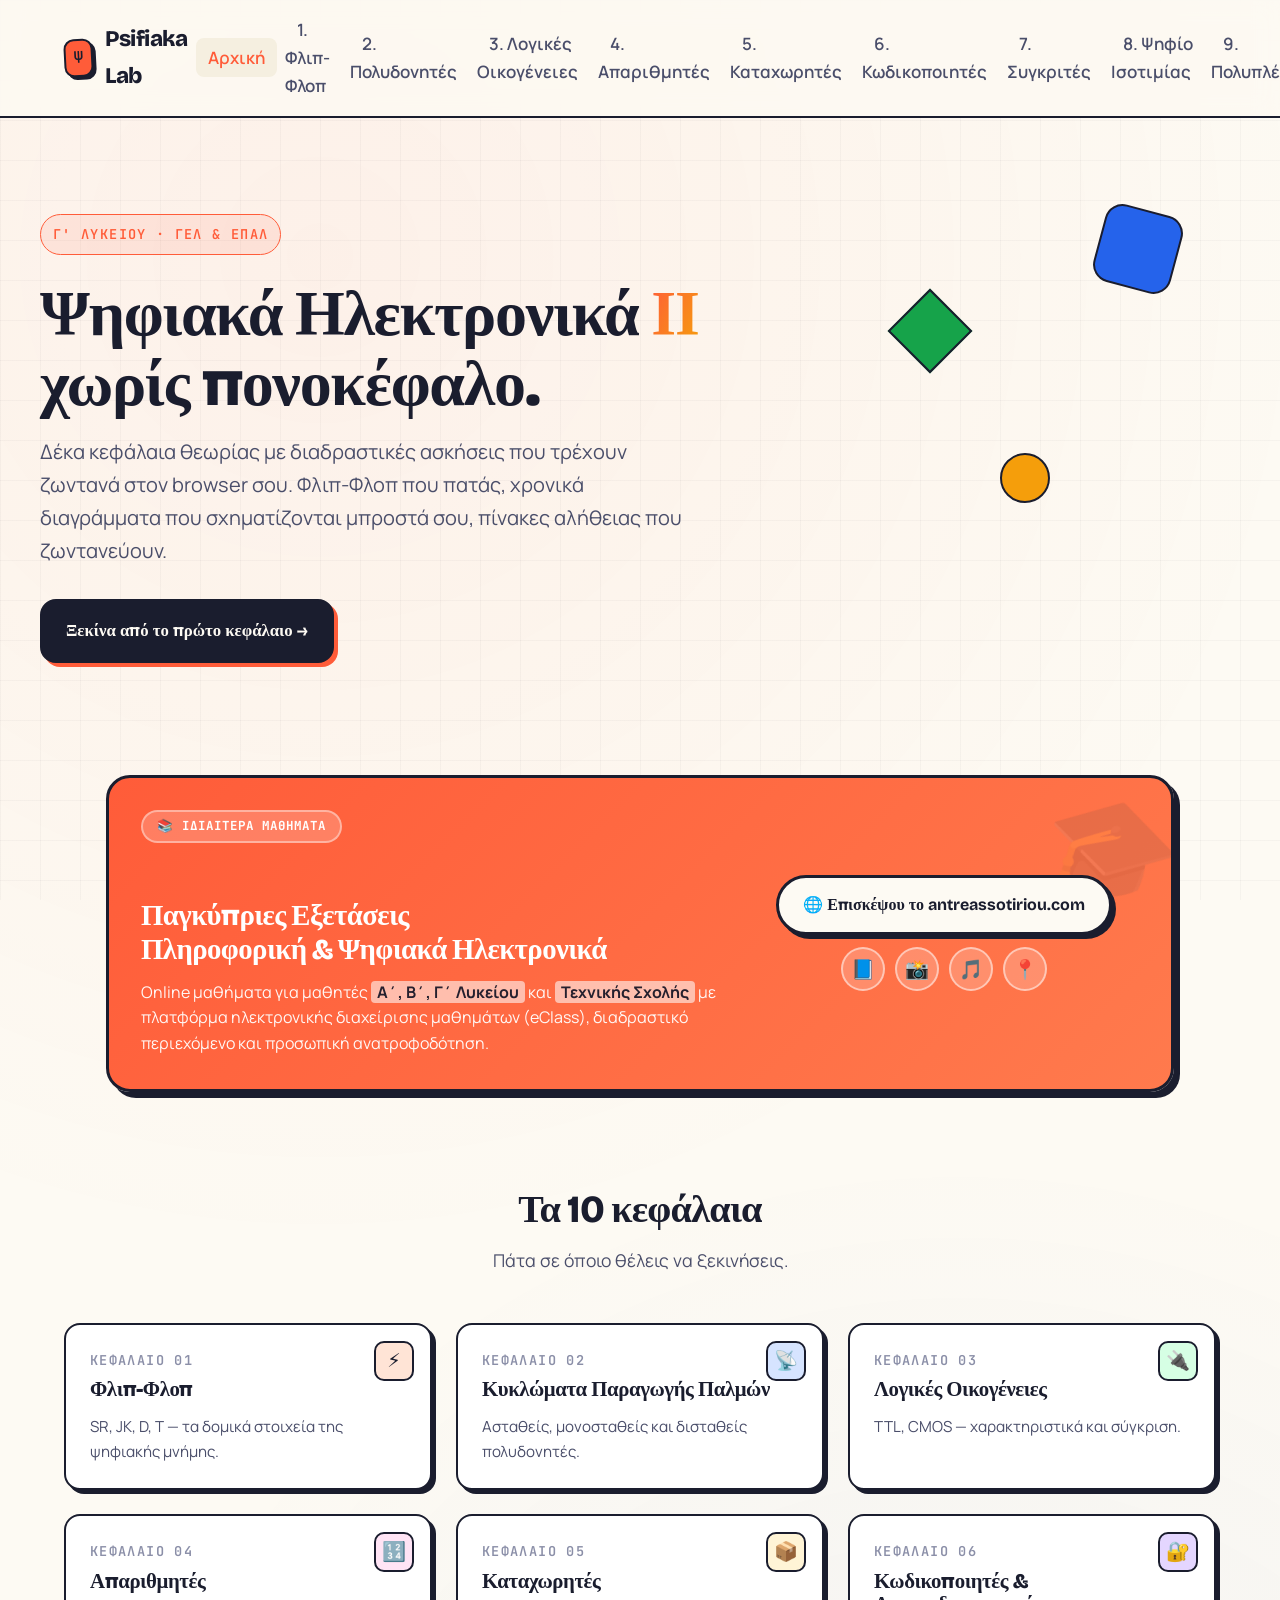
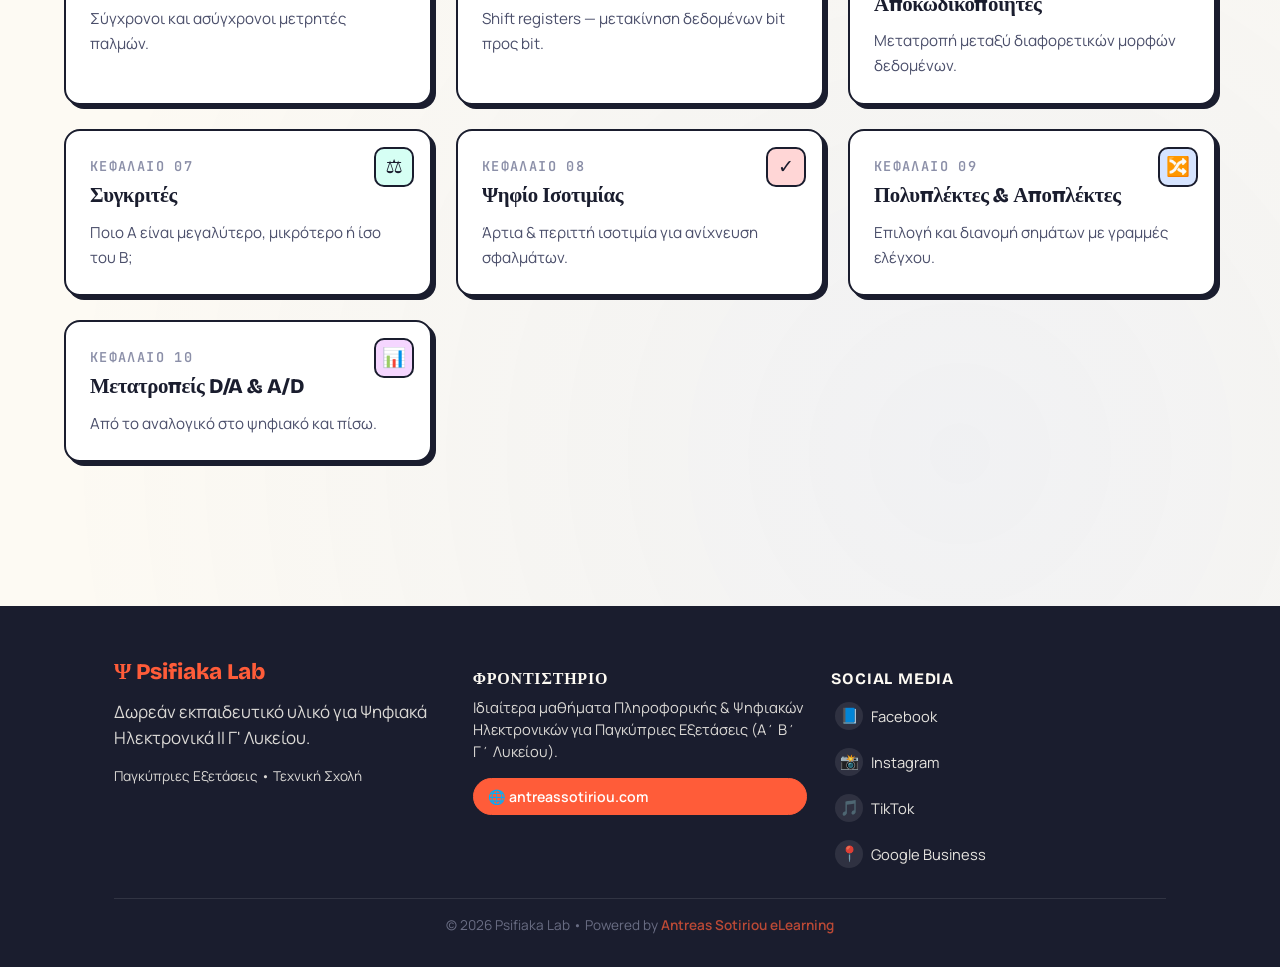
<file: index.html>
<!DOCTYPE html>
<html lang="el">
<head>
  <meta charset="UTF-8">
  <meta name="viewport" content="width=device-width, initial-scale=1.0">
  
  <!-- ==================== SEO META TAGS ==================== -->
  <title>Ψηφιακά Ηλεκτρονικά ΙΙ Γ' Λυκείου — Παγκύπριες Εξετάσεις | Psifiaka Lab</title>
  <meta name="description" content="Δωρεάν διαδραστικό υλικό για Ψηφιακά Ηλεκτρονικά ΙΙ — Γ' Λυκείου Τεχνικής Σχολής, Παγκύπριες Εξετάσεις. 30+ διαδραστικές προσομοιώσεις: Φλιπ-Φλοπ, Πολυπλέκτες, Απαριθμητές, Καταχωρητές, ADC/DAC. Ιδανικό για Πληροφορική Α' Β' Γ' Λυκείου.">
  <meta name="keywords" content="ψηφιακά ηλεκτρονικά, ψηφιακά ηλεκτρονικά ΙΙ, Παγκύπριες Εξετάσεις, Παγκύπριες ηλεκτρονικά, Παγκύπριες πληροφορική, Γ Λυκείου, Β Λυκείου, Α Λυκείου, τεχνική σχολή, ΕΠΑΛ, ΓΕΛ, πληροφορική λυκείου, ιδιαίτερα μαθήματα Πληροφορικής, ιδιαίτερα ψηφιακά ηλεκτρονικά, flip flop, πολυπλέκτες, απαριθμητές, καταχωρητές, λογικές οικογένειες, ADC, DAC, Κύπρος, Cyprus, online μαθήματα, διαδραστικές ασκήσεις, προσομοιώσεις">
  <meta name="author" content="Antreas Sotiriou — Psifiaka Lab">
  <meta name="robots" content="index, follow, max-image-preview:large">
  <meta name="geo.region" content="CY">
  <meta name="geo.placename" content="Cyprus">
  <link rel="canonical" href="https://psifiakalab.com/">
  
  <!-- Open Graph (Facebook, LinkedIn) -->
  <meta property="og:type" content="website">
  <meta property="og:locale" content="el_GR">
  <meta property="og:url" content="https://psifiakalab.com/">
  <meta property="og:title" content="Ψηφιακά Ηλεκτρονικά ΙΙ Γ' Λυκείου — Παγκύπριες Εξετάσεις">
  <meta property="og:description" content="Δωρεάν διαδραστικό υλικό για τις Παγκύπριες Εξετάσεις στα Ψηφιακά Ηλεκτρονικά ΙΙ. 30+ προσομοιώσεις, πλήρης θεωρία. Από Antreas Sotiriou eLearning.">
  <meta property="og:site_name" content="Psifiaka Lab">
  
  <!-- Twitter -->
  <meta name="twitter:card" content="summary_large_image">
  <meta name="twitter:title" content="Ψηφιακά Ηλεκτρονικά ΙΙ — Psifiaka Lab">
  <meta name="twitter:description" content="Διαδραστικό μάθημα για Παγκύπριες Εξετάσεις Ψηφιακών Ηλεκτρονικών — Γ' Λυκείου Τεχνικής Σχολής.">
  
  <!-- Schema.org structured data -->
  <script type="application/ld+json">
  {
    "@context": "https://schema.org",
    "@type": "EducationalOrganization",
    "name": "Psifiaka Lab",
    "alternateName": "Antreas Sotiriou eLearning",
    "url": "https://psifiakalab.com",
    "description": "Δωρεάν διαδραστικό εκπαιδευτικό υλικό για Ψηφιακά Ηλεκτρονικά ΙΙ Γ' Λυκείου Τεχνικής Σχολής. Προετοιμασία για Παγκύπριες Εξετάσεις.",
    "inLanguage": "el",
    "address": {
      "@type": "PostalAddress",
      "addressCountry": "CY"
    },
    "sameAs": [
      "https://www.antreassotiriou.com/",
      "https://www.facebook.com/profile.php?id=61583083336971",
      "https://www.instagram.com/pagkypriesonline/",
      "https://www.tiktok.com/@pagkypriesonline"
    ],
    "audience": {
      "@type": "EducationalAudience",
      "educationalRole": "student",
      "audienceType": "Μαθητές Α', Β', Γ' Λυκείου — Παγκύπριες Εξετάσεις"
    },
    "educationalCredentialAwarded": "Προετοιμασία Παγκύπριων Εξετάσεων",
    "teaches": [
      "Ψηφιακά Ηλεκτρονικά ΙΙ",
      "Πληροφορική Λυκείου",
      "Φλιπ-Φλοπ",
      "Πολυπλέκτες και Αποπλέκτες",
      "Απαριθμητές",
      "Καταχωρητές",
      "Μετατροπείς A/D και D/A"
    ]
  }
  </script>
  
  <!-- Schema.org Course -->
  <script type="application/ld+json">
  {
    "@context": "https://schema.org",
    "@type": "Course",
    "name": "Ψηφιακά Ηλεκτρονικά ΙΙ — Γ' Λυκείου",
    "description": "Πλήρης ύλη Ψηφιακών Ηλεκτρονικών ΙΙ για Παγκύπριες Εξετάσεις. 10 κεφάλαια, 30+ διαδραστικές προσομοιώσεις.",
    "provider": {
      "@type": "Organization",
      "name": "Psifiaka Lab",
      "sameAs": "https://www.antreassotiriou.com/"
    },
    "inLanguage": "el",
    "educationalLevel": "Γ' Λυκείου",
    "isAccessibleForFree": true
  }
  </script>
  
  <link rel="icon" type="image/svg+xml" href="data:image/svg+xml,%3Csvg xmlns='http://www.w3.org/2000/svg' viewBox='0 0 100 100'%3E%3Crect width='100' height='100' rx='20' fill='%23ff5c39'/%3E%3Ctext x='50' y='68' font-family='monospace' font-size='55' font-weight='700' text-anchor='middle' fill='%231a1d2e'%3EΨ%3C/text%3E%3C/svg%3E">
  
  <link rel="stylesheet" href="assets/styles.css">
</head>
<body>

  <!-- ==================== HEADER ==================== -->
  <header class="site-header">
    <nav class="nav-bar" aria-label="Κύρια πλοήγηση">
      <a href="index.html" class="logo">
        <span class="logo-mark">Ψ</span>
        <span>Psifiaka Lab</span>
      </a>
      
      <button class="nav-toggle" aria-expanded="false" aria-controls="primary-nav">Μενού ☰</button>
      
      <ul class="nav-list" id="primary-nav">
        <li><a href="index.html">Αρχική</a></li>
        <li><a href="flip-flop.html">1. Φλιπ-Φλοπ</a></li>
        <li><a href="kyklomata-palmon.html">2. Πολυδονητές</a></li>
        <li><a href="logikes-oikogeneies.html">3. Λογικές Οικογένειες</a></li>
        <li><a href="apariomites.html">4. Απαριθμητές</a></li>
        <li><a href="kataxoritres.html">5. Καταχωρητές</a></li>
        <li><a href="kodikopoiites.html">6. Κωδικοποιητές</a></li>
        <li><a href="sygkrites.html">7. Συγκριτές</a></li>
        <li><a href="psifio-isotimias.html">8. Ψηφίο Ισοτιμίας</a></li>
        <li><a href="polyplektes.html">9. Πολυπλέκτες</a></li>
        <li><a href="metatropes-da-ad.html">10. Μετατροπείς D/A &amp; A/D</a></li>
      </ul>
    </nav>
  </header>

  <!-- ==================== HERO ==================== -->
  <section class="hero">
    <div class="hero-deco hero-deco-1"></div>
    <div class="hero-deco hero-deco-2"></div>
    <div class="hero-deco hero-deco-3"></div>
    
    <div class="hero-content">
      <span class="hero-eyebrow">Γ' Λυκείου · ΓΕΛ &amp; ΕΠΑΛ</span>
      <h1>Ψηφιακά Ηλεκτρονικά <span class="highlight">ΙΙ</span><br>χωρίς πονοκέφαλο.</h1>
      <p class="hero-lede">
        Δέκα κεφάλαια θεωρίας με διαδραστικές ασκήσεις που τρέχουν ζωντανά
        στον browser σου. Φλιπ-Φλοπ που πατάς, χρονικά διαγράμματα που σχηματίζονται
        μπροστά σου, πίνακες αλήθειας που ζωντανεύουν.
      </p>
      <a href="#chapters" class="hero-cta">
        Ξεκίνα από το πρώτο κεφάλαιο →
      </a>
    </div>
  </section>

  <!-- ==================== PROMO BANNER ==================== -->
  <section class="promo-banner">
    <div class="promo-content">
      <div class="promo-text">
        <span class="promo-eyebrow">📚 Ιδιαίτερα μαθήματα</span>
        <h2 class="promo-title">Παγκύπριες Εξετάσεις<br>Πληροφορική &amp; Ψηφιακά Ηλεκτρονικά</h2>
        <p class="promo-lede">
          Online μαθήματα για μαθητές <strong>Α΄, Β΄, Γ΄ Λυκείου</strong> και <strong>Τεχνικής Σχολής</strong>
          με πλατφόρμα ηλεκτρονικής διαχείρισης μαθημάτων (eClass), διαδραστικό περιεχόμενο
          και προσωπική ανατροφοδότηση.
        </p>
      </div>
      <div class="promo-actions">
        <a href="https://www.antreassotiriou.com/" target="_blank" rel="noopener" class="promo-btn promo-btn--primary">
          🌐 Επισκέψου το antreassotiriou.com
        </a>
        <div class="promo-socials">
          <a href="https://www.facebook.com/profile.php?id=61583083336971" target="_blank" rel="noopener" aria-label="Facebook" title="Facebook">📘</a>
          <a href="https://www.instagram.com/pagkypriesonline/" target="_blank" rel="noopener" aria-label="Instagram" title="Instagram">📸</a>
          <a href="https://www.tiktok.com/@pagkypriesonline" target="_blank" rel="noopener" aria-label="TikTok" title="TikTok">🎵</a>
          <a href="https://share.google/84mqAqnpcEjChqpGW" target="_blank" rel="noopener" aria-label="Google" title="Google Business">📍</a>
        </div>
      </div>
    </div>
  </section>

  <!-- ==================== CHAPTERS ==================== -->
  <section class="chapters-section" id="chapters">
    <div class="section-header">
      <h2>Τα 10 κεφάλαια</h2>
      <p>Πάτα σε όποιο θέλεις να ξεκινήσεις.</p>
    </div>
    
    <div class="chapters-grid">
      
      <a href="flip-flop.html" class="chapter-card" data-num="1">
        <div class="chapter-icon">⚡</div>
        <div class="chapter-num">Κεφάλαιο 01</div>
        <h3>Φλιπ-Φλοπ</h3>
        <p>SR, JK, D, T — τα δομικά στοιχεία της ψηφιακής μνήμης.</p>
      </a>
      
      <a href="kyklomata-palmon.html" class="chapter-card" data-num="2">
        <div class="chapter-icon">📡</div>
        <div class="chapter-num">Κεφάλαιο 02</div>
        <h3>Κυκλώματα Παραγωγής Παλμών</h3>
        <p>Ασταθείς, μονοσταθείς και δισταθείς πολυδονητές.</p>
      </a>
      
      <a href="logikes-oikogeneies.html" class="chapter-card" data-num="3">
        <div class="chapter-icon">🔌</div>
        <div class="chapter-num">Κεφάλαιο 03</div>
        <h3>Λογικές Οικογένειες</h3>
        <p>TTL, CMOS — χαρακτηριστικά και σύγκριση.</p>
      </a>
      
      <a href="apariomites.html" class="chapter-card" data-num="4">
        <div class="chapter-icon">🔢</div>
        <div class="chapter-num">Κεφάλαιο 04</div>
        <h3>Απαριθμητές</h3>
        <p>Σύγχρονοι και ασύγχρονοι μετρητές παλμών.</p>
      </a>
      
      <a href="kataxoritres.html" class="chapter-card" data-num="5">
        <div class="chapter-icon">📦</div>
        <div class="chapter-num">Κεφάλαιο 05</div>
        <h3>Καταχωρητές</h3>
        <p>Shift registers — μετακίνηση δεδομένων bit προς bit.</p>
      </a>
      
      <a href="kodikopoiites.html" class="chapter-card" data-num="6">
        <div class="chapter-icon">🔐</div>
        <div class="chapter-num">Κεφάλαιο 06</div>
        <h3>Κωδικοποιητές &amp; Αποκωδικοποιητές</h3>
        <p>Μετατροπή μεταξύ διαφορετικών μορφών δεδομένων.</p>
      </a>
      
      <a href="sygkrites.html" class="chapter-card" data-num="7">
        <div class="chapter-icon">⚖️</div>
        <div class="chapter-num">Κεφάλαιο 07</div>
        <h3>Συγκριτές</h3>
        <p>Ποιο A είναι μεγαλύτερο, μικρότερο ή ίσο του B;</p>
      </a>
      
      <a href="psifio-isotimias.html" class="chapter-card" data-num="8">
        <div class="chapter-icon">✓</div>
        <div class="chapter-num">Κεφάλαιο 08</div>
        <h3>Ψηφίο Ισοτιμίας</h3>
        <p>Άρτια &amp; περιττή ισοτιμία για ανίχνευση σφαλμάτων.</p>
      </a>
      
      <a href="polyplektes.html" class="chapter-card" data-num="9">
        <div class="chapter-icon">🔀</div>
        <div class="chapter-num">Κεφάλαιο 09</div>
        <h3>Πολυπλέκτες &amp; Αποπλέκτες</h3>
        <p>Επιλογή και διανομή σημάτων με γραμμές ελέγχου.</p>
      </a>
      
      <a href="metatropes-da-ad.html" class="chapter-card" data-num="10">
        <div class="chapter-icon">📊</div>
        <div class="chapter-num">Κεφάλαιο 10</div>
        <h3>Μετατροπείς D/A &amp; A/D</h3>
        <p>Από το αναλογικό στο ψηφιακό και πίσω.</p>
      </a>
      
    </div>
  </section>

  <!-- ==================== FOOTER ==================== -->
    <footer class="site-footer">
    <div class="container">
      <div class="footer-grid">
        
        <div class="footer-col">
          <div class="footer-mark">Ψ Psifiaka Lab</div>
          <p>Δωρεάν εκπαιδευτικό υλικό για Ψηφιακά Ηλεκτρονικά ΙΙ Γ' Λυκείου.</p>
          <p style="margin-top:0.5rem; font-size:0.85rem; opacity:0.85;">Παγκύπριες Εξετάσεις • Τεχνική Σχολή</p>
        </div>
        
        <div class="footer-col">
          <h4 class="footer-title">Φροντιστήριο</h4>
          <p style="font-size:0.92rem;">Ιδιαίτερα μαθήματα Πληροφορικής &amp; Ψηφιακών Ηλεκτρονικών για Παγκύπριες Εξετάσεις (Α΄ Β΄ Γ΄ Λυκείου).</p>
          <a href="https://www.antreassotiriou.com/" target="_blank" rel="noopener" class="footer-link footer-link--cta">
            🌐 antreassotiriou.com
          </a>
        </div>
        
        <div class="footer-col">
          <h4 class="footer-title">Social Media</h4>
          <ul class="footer-social">
            <li>
              <a href="https://www.facebook.com/profile.php?id=61583083336971" target="_blank" rel="noopener" aria-label="Facebook">
                <span class="social-icon">📘</span> Facebook
              </a>
            </li>
            <li>
              <a href="https://www.instagram.com/pagkypriesonline/" target="_blank" rel="noopener" aria-label="Instagram">
                <span class="social-icon">📸</span> Instagram
              </a>
            </li>
            <li>
              <a href="https://www.tiktok.com/@pagkypriesonline" target="_blank" rel="noopener" aria-label="TikTok">
                <span class="social-icon">🎵</span> TikTok
              </a>
            </li>
            <li>
              <a href="https://share.google/84mqAqnpcEjChqpGW" target="_blank" rel="noopener" aria-label="Google Business">
                <span class="social-icon">📍</span> Google Business
              </a>
            </li>
          </ul>
        </div>
        
      </div>
      
      <div class="footer-bottom">
        <p class="muted" style="font-size: 0.85rem;">© 2026 Psifiaka Lab • Powered by <a href="https://www.antreassotiriou.com/" target="_blank" rel="noopener" style="color:var(--c-primary); text-decoration:none; font-weight:600;">Antreas Sotiriou eLearning</a></p>
      </div>
    </div>
  </footer>

  <script src="assets/script.js"></script>
</body>
</html>
</file>
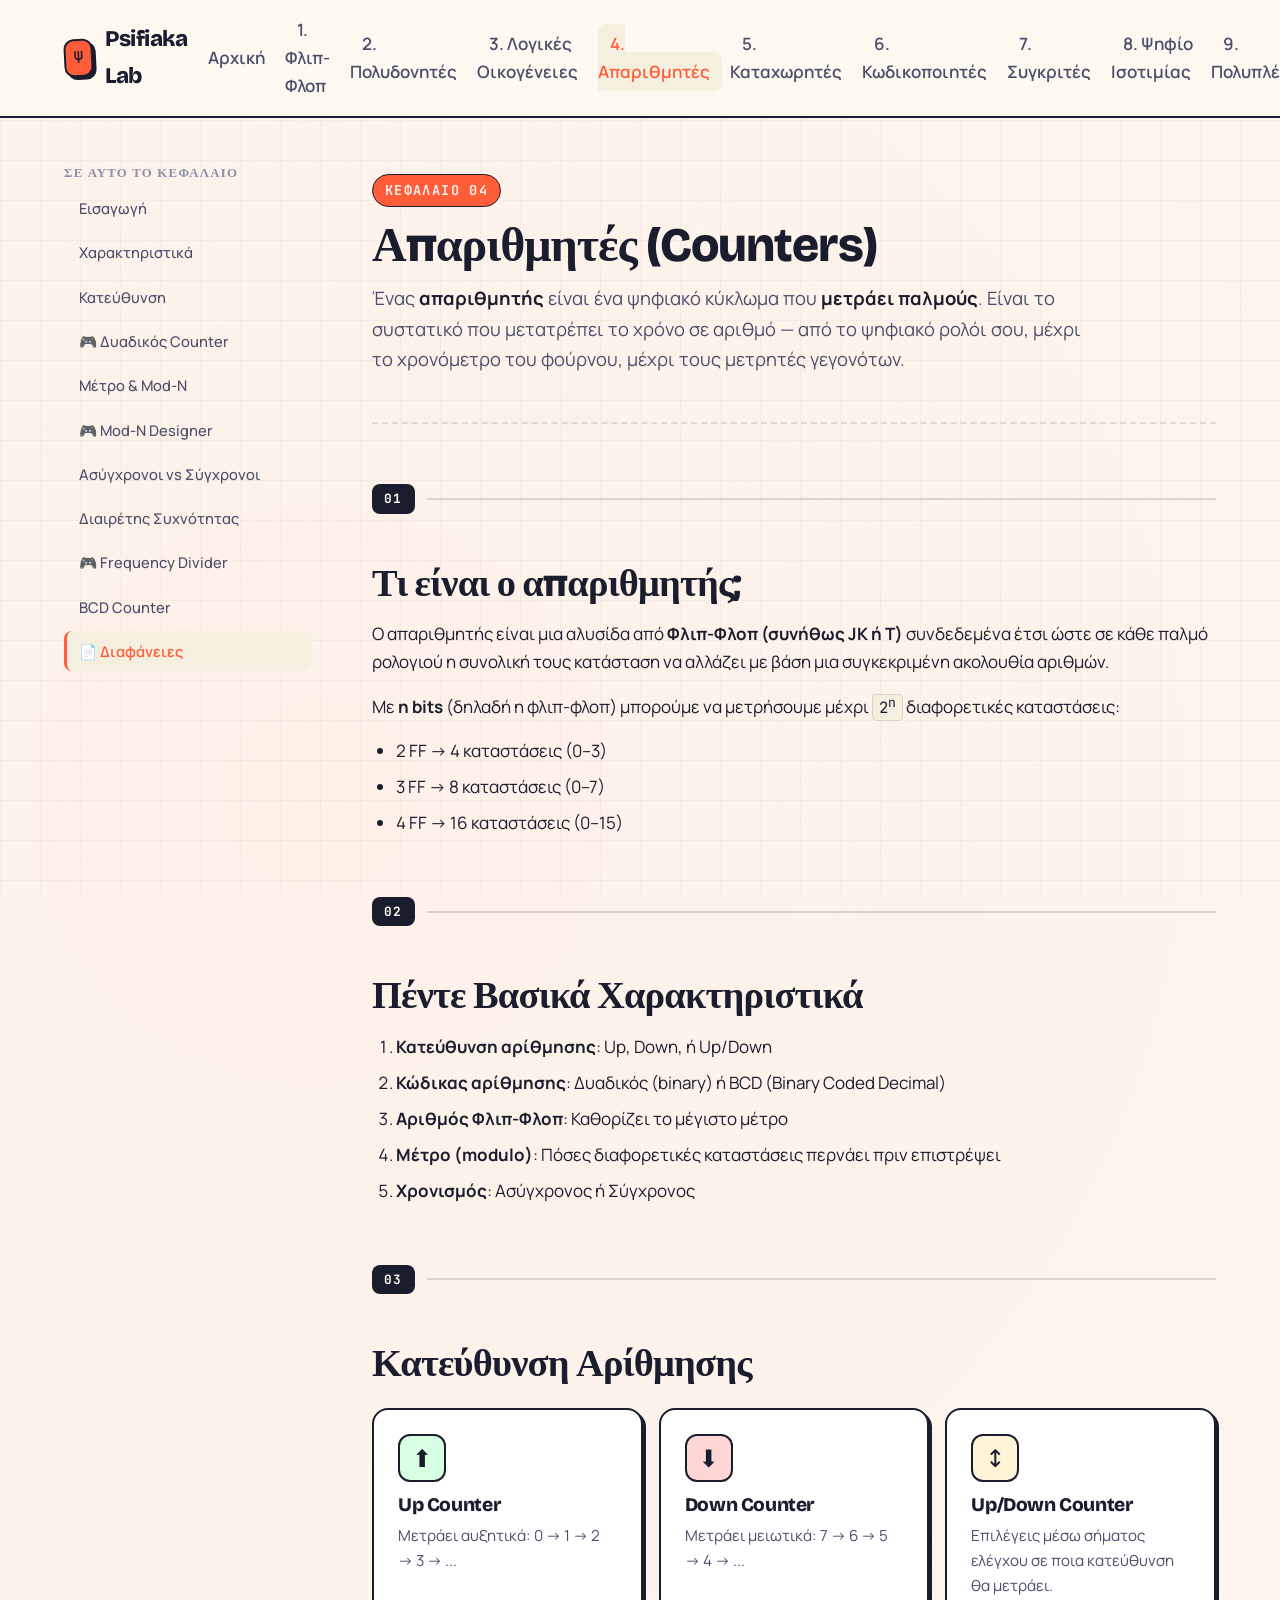
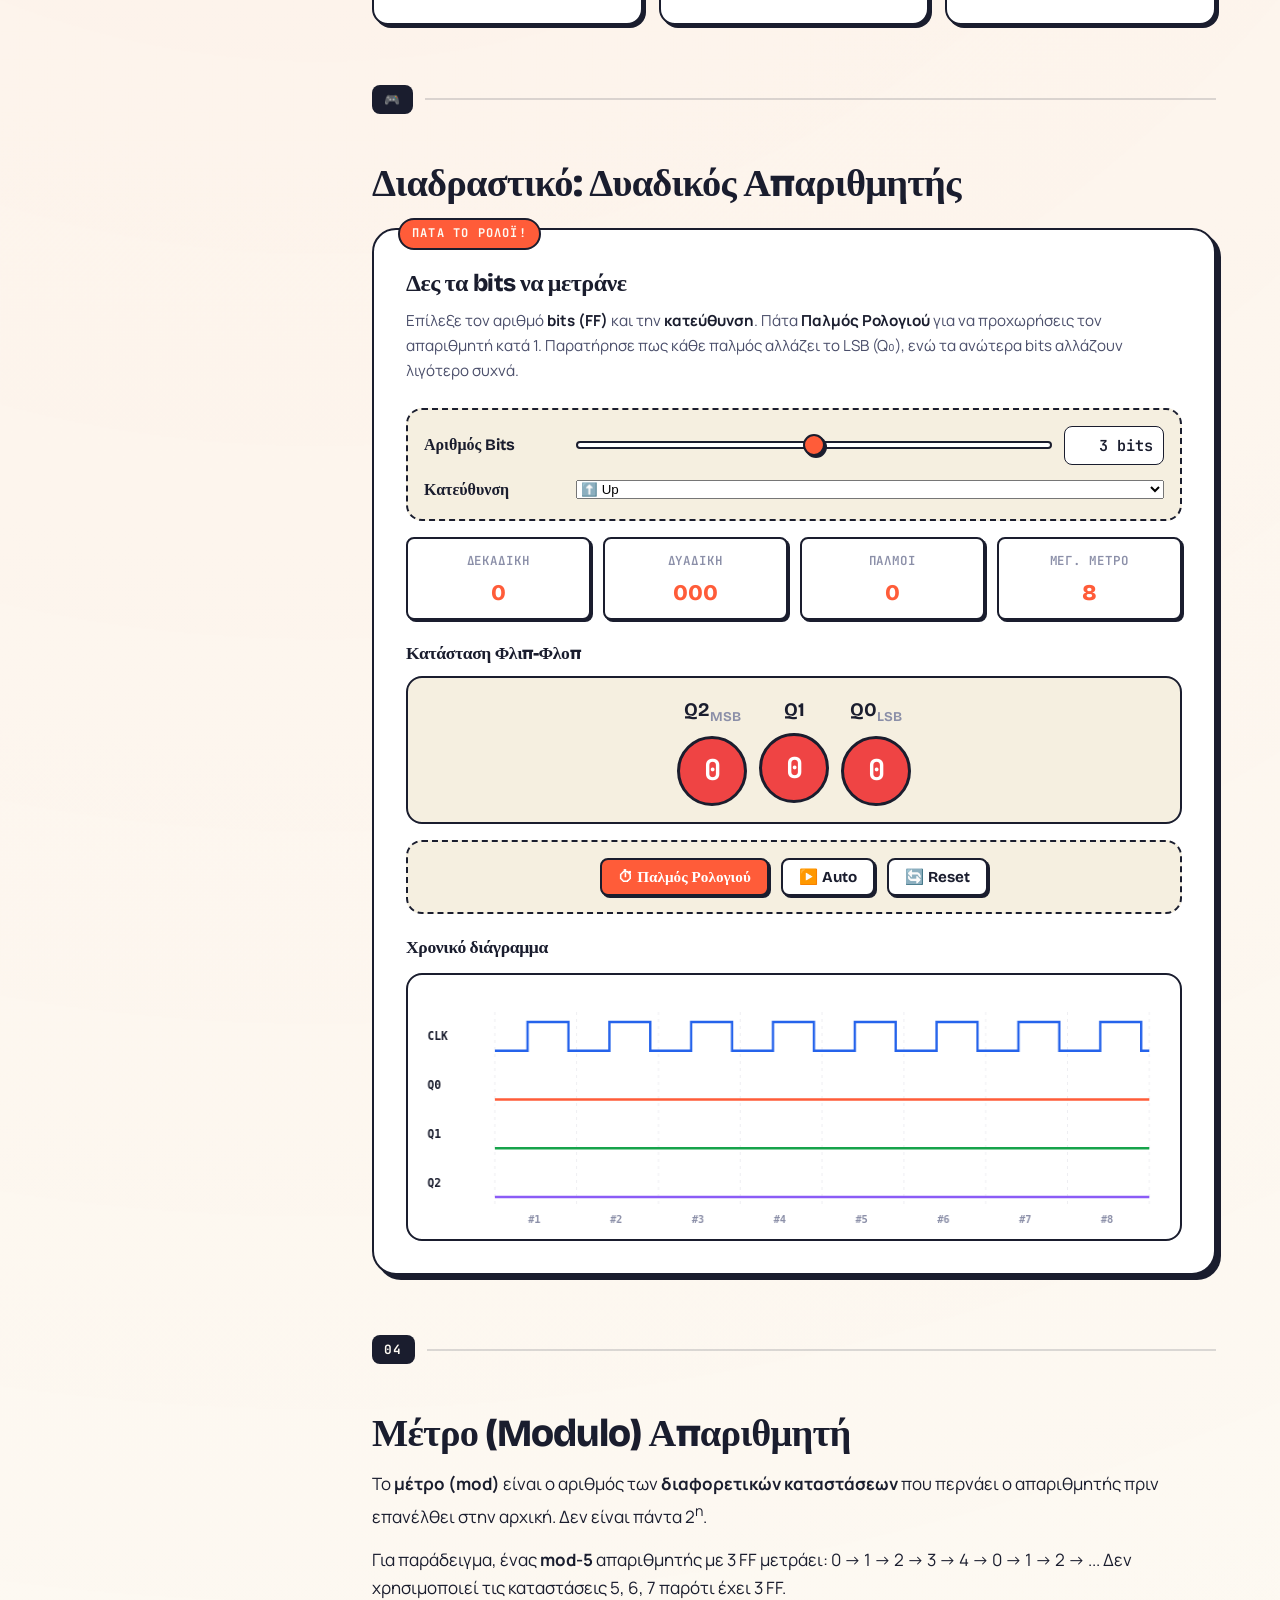
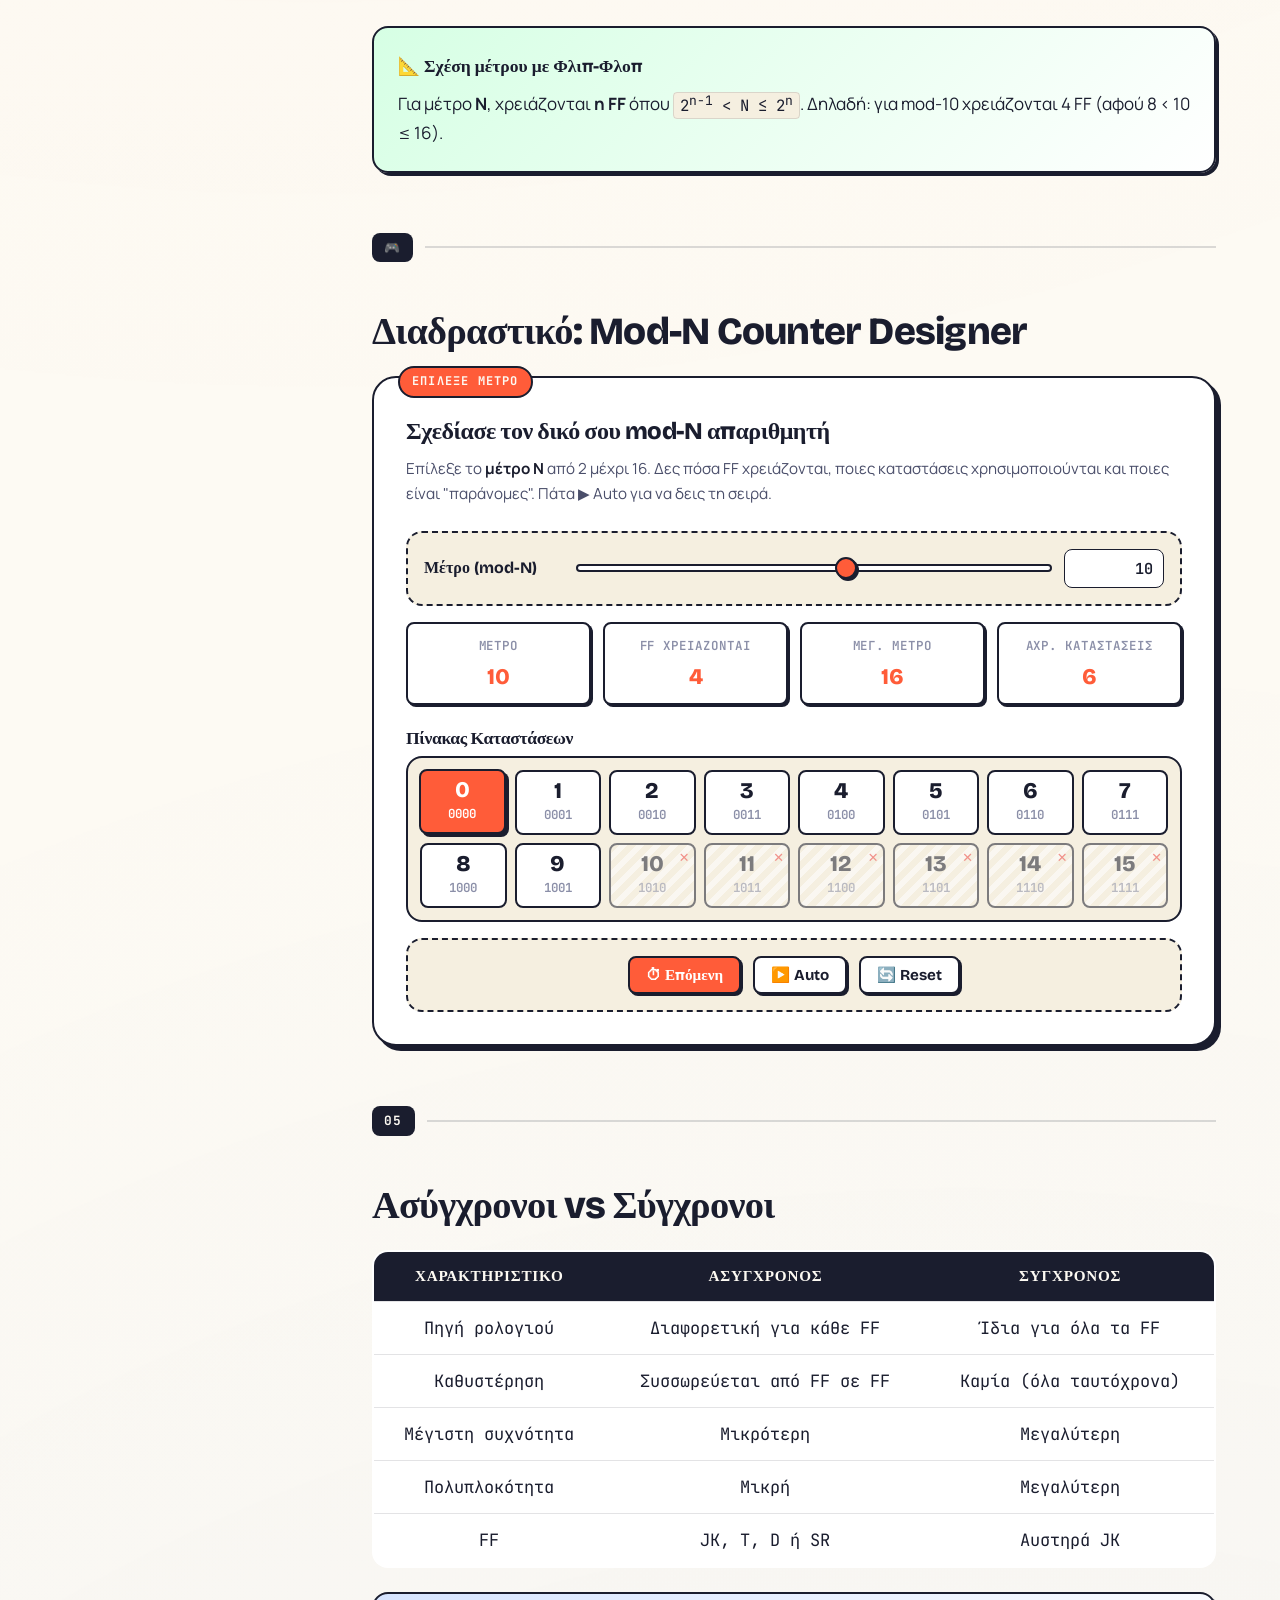
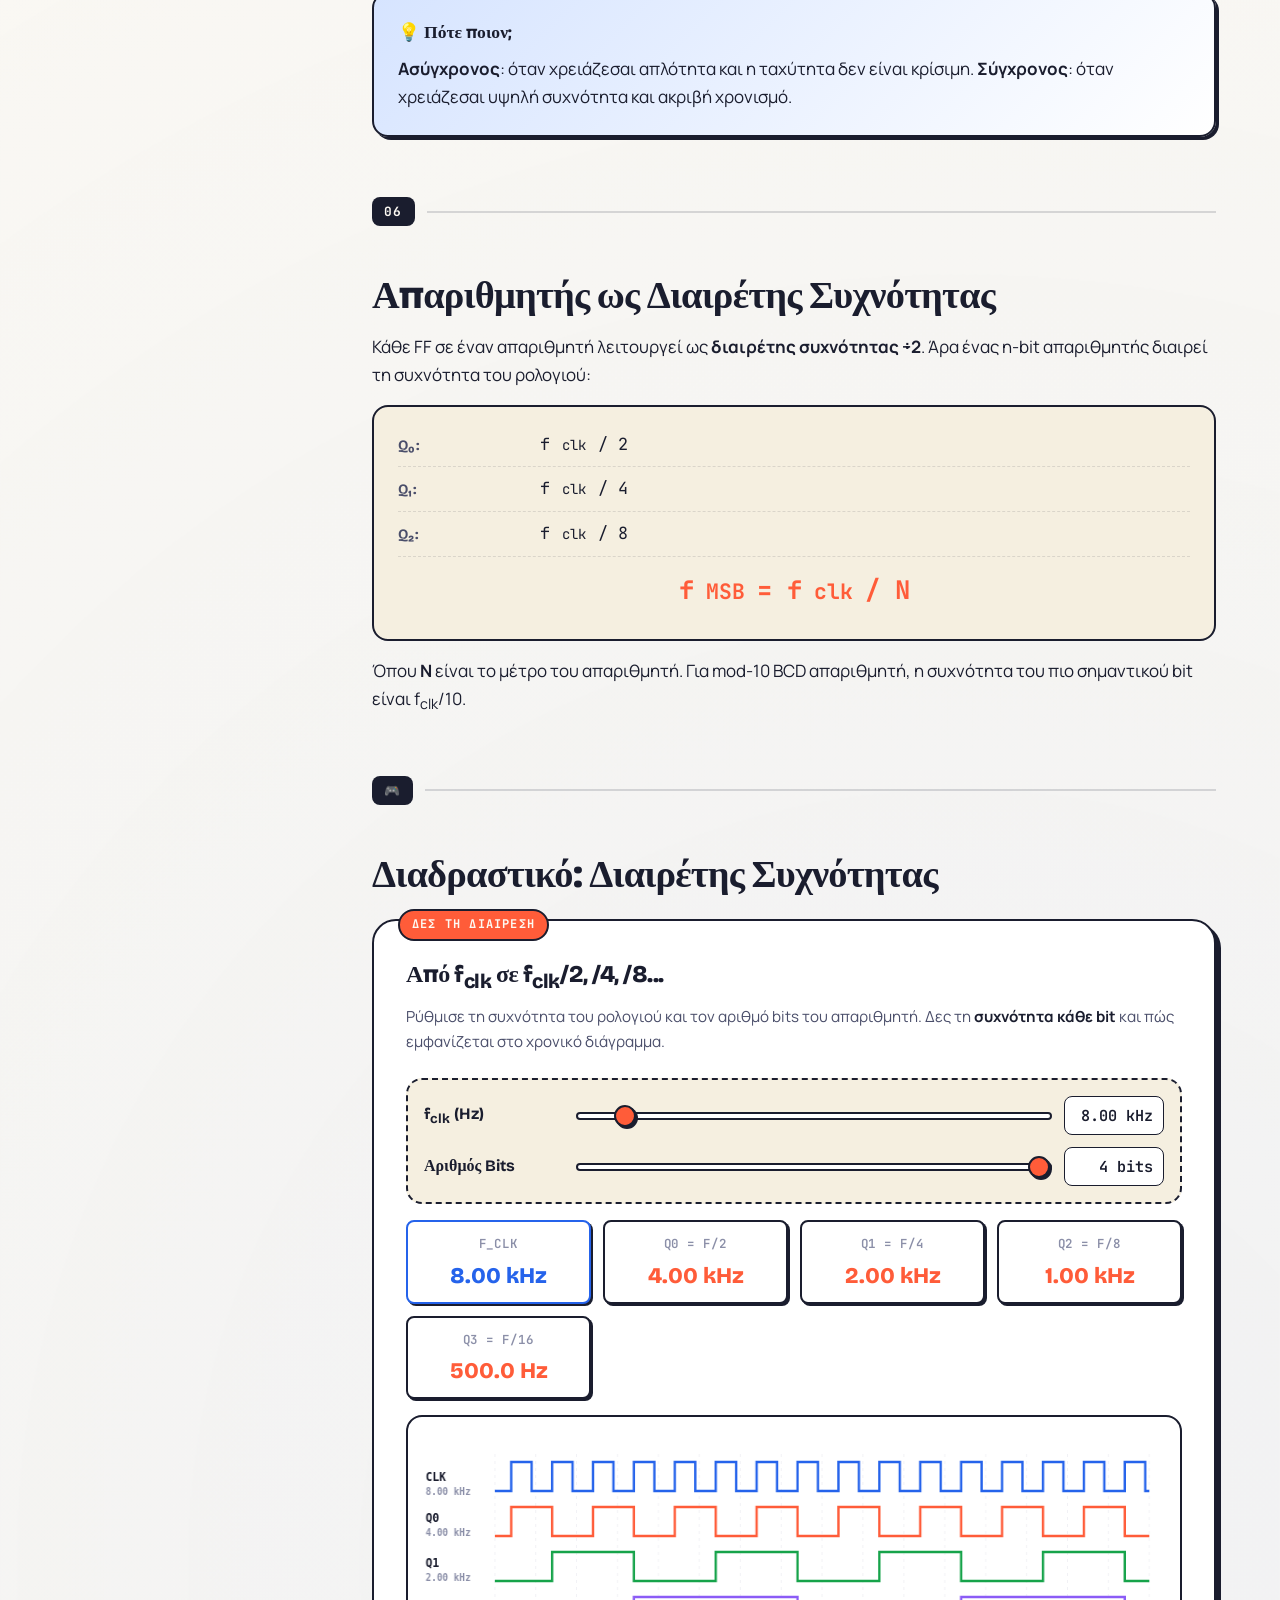
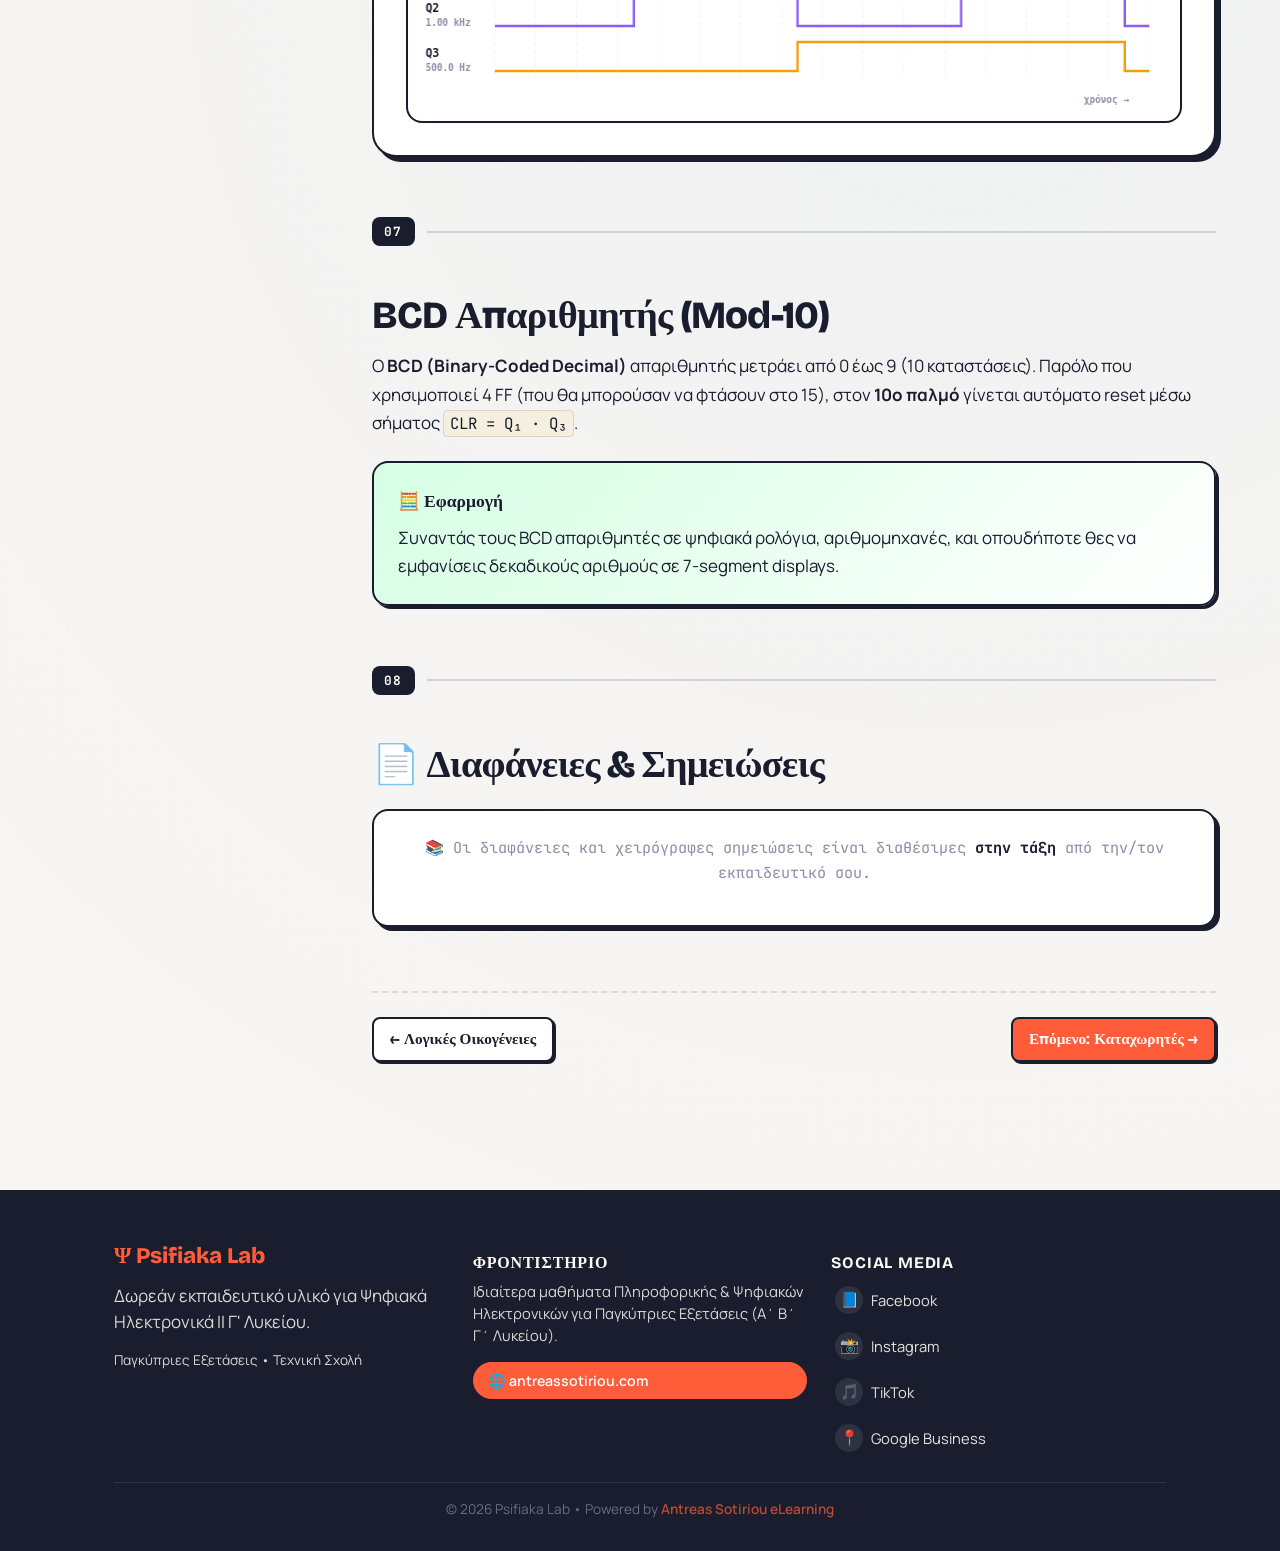
<file: apariomites.html>
<!DOCTYPE html>
<html lang="el">
<head>
  <meta charset="UTF-8">
  <meta name="viewport" content="width=device-width, initial-scale=1.0">
  
  <title>Απαριθμητές (Counters) — Σύγχρονοι, Ασύγχρονοι, BCD | Psifiaka Lab</title>
  <meta name="description" content="Πλήρης θεωρία για ψηφιακούς απαριθμητές. Διαδραστικός δυαδικός μετρητής, mod-N counter, frequency divider. Ψηφιακά Ηλεκτρονικά ΙΙ Γ' Λυκείου.">
  <meta name="keywords" content="απαριθμητές, counter, ασύγχρονοι, σύγχρονοι, BCD, mod N, up counter, down counter, διαιρέτης συχνότητας, Παγκύπριες Εξετάσεις, Γ Λυκείου, Β Λυκείου, τεχνική σχολή, Κύπρος, ιδιαίτερα μαθήματα, Πληροφορική, Antreas Sotiriou eLearning">
  <link rel="canonical" href="https://psifiakalab.com/apariomites.html">
  
  <meta property="og:type" content="article">
  <meta property="og:locale" content="el_GR">
  <meta property="og:title" content="Απαριθμητές — Σύγχρονοι &amp; Ασύγχρονοι Counters">
  <meta property="og:description" content="Διαδραστικές προσομοιώσεις για ψηφιακούς απαριθμητές.">
  <meta property="og:url" content="https://psifiakalab.com/apariomites.html">
  
  <script type="application/ld+json">
  {
    "@context": "https://schema.org",
    "@type": "LearningResource",
    "name": "Απαριθμητές (Counters)",
    "description": "Θεωρία και διαδραστικές ασκήσεις για ψηφιακούς απαριθμητές",
    "educationalLevel": "Γ' Λυκείου",
    "inLanguage": "el",
    "learningResourceType": "Interactive lesson",
    "isPartOf": { "@type": "Course", "name": "Ψηφιακά Ηλεκτρονικά ΙΙ" }
  }
  </script>
  
  <link rel="icon" type="image/svg+xml" href="data:image/svg+xml,%3Csvg xmlns='http://www.w3.org/2000/svg' viewBox='0 0 100 100'%3E%3Crect width='100' height='100' rx='20' fill='%23ff5c39'/%3E%3Ctext x='50' y='68' font-family='monospace' font-size='55' font-weight='700' text-anchor='middle' fill='%231a1d2e'%3EΨ%3C/text%3E%3C/svg%3E">
  <link rel="stylesheet" href="assets/styles.css">
  <link rel="stylesheet" href="assets/chapter-extras.css">
</head>
<body>

  <header class="site-header">
    <nav class="nav-bar" aria-label="Κύρια πλοήγηση">
      <a href="index.html" class="logo"><span class="logo-mark">Ψ</span><span>Psifiaka Lab</span></a>
      <button class="nav-toggle" aria-expanded="false" aria-controls="primary-nav">Μενού ☰</button>
      <ul class="nav-list" id="primary-nav">
        <li><a href="index.html">Αρχική</a></li>
        <li><a href="flip-flop.html">1. Φλιπ-Φλοπ</a></li>
        <li><a href="kyklomata-palmon.html">2. Πολυδονητές</a></li>
        <li><a href="logikes-oikogeneies.html">3. Λογικές Οικογένειες</a></li>
        <li><a href="apariomites.html">4. Απαριθμητές</a></li>
        <li><a href="kataxoritres.html">5. Καταχωρητές</a></li>
        <li><a href="kodikopoiites.html">6. Κωδικοποιητές</a></li>
        <li><a href="sygkrites.html">7. Συγκριτές</a></li>
        <li><a href="psifio-isotimias.html">8. Ψηφίο Ισοτιμίας</a></li>
        <li><a href="polyplektes.html">9. Πολυπλέκτες</a></li>
        <li><a href="metatropes-da-ad.html">10. Μετατροπείς D/A &amp; A/D</a></li>
      </ul>
    </nav>
  </header>

  <div class="chapter-layout">
    
    <aside class="chapter-sidebar">
      <h4>Σε αυτό το κεφάλαιο</h4>
      <ul>
        <li><a href="#eisagogi">Εισαγωγή</a></li>
        <li><a href="#xaraktiristika">Χαρακτηριστικά</a></li>
        <li><a href="#kateuthynsi">Κατεύθυνση</a></li>
        <li><a href="#diadrastiko-binary">🎮 Δυαδικός Counter</a></li>
        <li><a href="#metro">Μέτρο &amp; Mod-N</a></li>
        <li><a href="#diadrastiko-modn">🎮 Mod-N Designer</a></li>
        <li><a href="#asyghronoi">Ασύγχρονοι vs Σύγχρονοι</a></li>
        <li><a href="#syxnotita">Διαιρέτης Συχνότητας</a></li>
        <li><a href="#diadrastiko-freq">🎮 Frequency Divider</a></li>
        <li><a href="#bcd">BCD Counter</a></li>
        <li><a href="#pdf">📄 Διαφάνειες</a></li>
      </ul>
    </aside>

    <main class="chapter-content">
      
      <header class="chapter-hero">
        <span class="chapter-num">Κεφάλαιο 04</span>
        <h1>Απαριθμητές (Counters)</h1>
        <p class="lede">
          Ένας <strong>απαριθμητής</strong> είναι ένα ψηφιακό κύκλωμα που <strong>μετράει παλμούς</strong>.
          Είναι το συστατικό που μετατρέπει το χρόνο σε αριθμό — από το ψηφιακό ρολόι σου,
          μέχρι το χρονόμετρο του φούρνου, μέχρι τους μετρητές γεγονότων.
        </p>
      </header>

      <section id="eisagogi">
        <div class="section-divider"><span class="badge">01</span></div>
        <h2>Τι είναι ο απαριθμητής;</h2>
        <p>
          Ο απαριθμητής είναι μια αλυσίδα από <strong>Φλιπ-Φλοπ (συνήθως JK ή T)</strong>
          συνδεδεμένα έτσι ώστε σε κάθε παλμό ρολογιού η συνολική τους κατάσταση να αλλάζει
          με βάση μια συγκεκριμένη ακολουθία αριθμών.
        </p>
        <p>
          Με <strong>n bits</strong> (δηλαδή n φλιπ-φλοπ) μπορούμε να μετρήσουμε
          μέχρι <code>2<sup>n</sup></code> διαφορετικές καταστάσεις:
        </p>
        <ul>
          <li>2 FF → 4 καταστάσεις (0–3)</li>
          <li>3 FF → 8 καταστάσεις (0–7)</li>
          <li>4 FF → 16 καταστάσεις (0–15)</li>
        </ul>
      </section>

      <section id="xaraktiristika">
        <div class="section-divider"><span class="badge">02</span></div>
        <h2>Πέντε Βασικά Χαρακτηριστικά</h2>
        <ol>
          <li><strong>Κατεύθυνση αρίθμησης</strong>: Up, Down, ή Up/Down</li>
          <li><strong>Κώδικας αρίθμησης</strong>: Δυαδικός (binary) ή BCD (Binary Coded Decimal)</li>
          <li><strong>Αριθμός Φλιπ-Φλοπ</strong>: Καθορίζει το μέγιστο μέτρο</li>
          <li><strong>Μέτρο (modulo)</strong>: Πόσες διαφορετικές καταστάσεις περνάει πριν επιστρέψει</li>
          <li><strong>Χρονισμός</strong>: Ασύγχρονος ή Σύγχρονος</li>
        </ol>
      </section>

      <section id="kateuthynsi">
        <div class="section-divider"><span class="badge">03</span></div>
        <h2>Κατεύθυνση Αρίθμησης</h2>
        
        <div class="cat-grid">
          <div class="cat-card">
            <div class="cat-icon" style="background:#d6ffe4;">⬆️</div>
            <h3>Up Counter</h3>
            <p>Μετράει αυξητικά: 0 → 1 → 2 → 3 → ...</p>
          </div>
          <div class="cat-card">
            <div class="cat-icon" style="background:#ffd6d6;">⬇️</div>
            <h3>Down Counter</h3>
            <p>Μετράει μειωτικά: 7 → 6 → 5 → 4 → ...</p>
          </div>
          <div class="cat-card">
            <div class="cat-icon" style="background:#fff4d6;">↕️</div>
            <h3>Up/Down Counter</h3>
            <p>Επιλέγεις μέσω σήματος ελέγχου σε ποια κατεύθυνση θα μετράει.</p>
          </div>
        </div>
      </section>

      <section id="diadrastiko-binary">
        <div class="section-divider"><span class="badge">🎮</span></div>
        <h2>Διαδραστικό: Δυαδικός Απαριθμητής</h2>
        
        <div class="interactive">
          <span class="interactive-label">Πάτα το ρολόι!</span>
          <h3>Δες τα bits να μετράνε</h3>
          <p class="interactive-explainer">
            Επίλεξε τον αριθμό <strong>bits (FF)</strong> και την <strong>κατεύθυνση</strong>.
            Πάτα <strong>Παλμός Ρολογιού</strong> για να προχωρήσεις τον απαριθμητή κατά 1.
            Παρατήρησε πως κάθε παλμός αλλάζει το LSB (Q₀), ενώ τα ανώτερα bits αλλάζουν λιγότερο συχνά.
          </p>
          
          <div class="sliders">
            <div class="slider-row">
              <label for="bin-bits">Αριθμός Bits</label>
              <input type="range" id="bin-bits" min="2" max="4" step="1" value="3">
              <output id="bin-bits-val" class="mono">3 bits</output>
            </div>
            <div class="slider-row">
              <label for="bin-dir">Κατεύθυνση</label>
              <select id="bin-dir" class="select-input" style="grid-column: 2 / span 2;">
                <option value="up">⬆️ Up</option>
                <option value="down">⬇️ Down</option>
              </select>
            </div>
          </div>
          
          <div class="results-grid">
            <div class="result-card"><div class="result-label">Δεκαδική</div><div class="result-value" id="bin-dec">0</div></div>
            <div class="result-card"><div class="result-label">Δυαδική</div><div class="result-value mono" id="bin-bin" style="font-size:1.4rem;">000</div></div>
            <div class="result-card"><div class="result-label">Παλμοί</div><div class="result-value" id="bin-pulses">0</div></div>
            <div class="result-card"><div class="result-label">Μέγ. μέτρο</div><div class="result-value" id="bin-max">8</div></div>
          </div>
          
          <h4 style="margin-top: var(--s-5);">Κατάσταση Φλιπ-Φλοπ</h4>
          <div class="ff-led-row" id="bin-leds">
            <!-- Generated by JS -->
          </div>
          
          <div class="clock-controls">
            <button class="btn btn--primary" id="bin-clock">⏱ Παλμός Ρολογιού</button>
            <button class="btn" id="bin-auto">▶️ Auto</button>
            <button class="btn" id="bin-reset">🔄 Reset</button>
          </div>
          
          <h4 style="margin-top: var(--s-5);">Χρονικό διάγραμμα</h4>
          <div class="timing-canvas-wrap">
            <canvas class="timing-canvas" id="bin-canvas" width="800" height="240"></canvas>
          </div>
        </div>
      </section>

      <section id="metro">
        <div class="section-divider"><span class="badge">04</span></div>
        <h2>Μέτρο (Modulo) Απαριθμητή</h2>
        <p>
          Το <strong>μέτρο (mod)</strong> είναι ο αριθμός των <strong>διαφορετικών καταστάσεων</strong>
          που περνάει ο απαριθμητής πριν επανέλθει στην αρχική. Δεν είναι πάντα 2<sup>n</sup>.
        </p>
        <p>
          Για παράδειγμα, ένας <strong>mod-5</strong> απαριθμητής με 3 FF μετράει:
          0 → 1 → 2 → 3 → 4 → 0 → 1 → 2 → ...
          Δεν χρησιμοποιεί τις καταστάσεις 5, 6, 7 παρότι έχει 3 FF.
        </p>

        <div class="callout callout--tip">
          <div class="callout-title">📐 Σχέση μέτρου με Φλιπ-Φλοπ</div>
          <p style="margin: 0;">
            Για μέτρο <strong>N</strong>, χρειάζονται <strong>n FF</strong> όπου
            <code>2<sup>n-1</sup> &lt; N ≤ 2<sup>n</sup></code>.
            Δηλαδή: για mod-10 χρειάζονται 4 FF (αφού 8 &lt; 10 ≤ 16).
          </p>
        </div>
      </section>

      <section id="diadrastiko-modn">
        <div class="section-divider"><span class="badge">🎮</span></div>
        <h2>Διαδραστικό: Mod-N Counter Designer</h2>
        
        <div class="interactive">
          <span class="interactive-label">Επίλεξε μέτρο</span>
          <h3>Σχεδίασε τον δικό σου mod-N απαριθμητή</h3>
          <p class="interactive-explainer">
            Επίλεξε το <strong>μέτρο N</strong> από 2 μέχρι 16. Δες πόσα FF χρειάζονται,
            ποιες καταστάσεις χρησιμοποιούνται και ποιες είναι "παράνομες".
            Πάτα ▶️ Auto για να δεις τη σειρά.
          </p>
          
          <div class="sliders">
            <div class="slider-row">
              <label for="mod-N">Μέτρο (mod-N)</label>
              <input type="range" id="mod-N" min="2" max="16" step="1" value="10">
              <output id="mod-N-val" class="mono">10</output>
            </div>
          </div>
          
          <div class="results-grid">
            <div class="result-card"><div class="result-label">Μέτρο</div><div class="result-value" id="mod-mod">10</div></div>
            <div class="result-card"><div class="result-label">FF χρειάζονται</div><div class="result-value" id="mod-ff">4</div></div>
            <div class="result-card"><div class="result-label">Μέγ. μέτρο</div><div class="result-value" id="mod-max">16</div></div>
            <div class="result-card"><div class="result-label">Αχρ. καταστάσεις</div><div class="result-value" id="mod-unused">6</div></div>
          </div>
          
          <h4 style="margin-top: var(--s-5);">Πίνακας Καταστάσεων</h4>
          <div id="mod-states-grid" class="states-grid">
            <!-- Generated by JS -->
          </div>
          
          <div class="clock-controls">
            <button class="btn btn--primary" id="mod-step">⏱ Επόμενη</button>
            <button class="btn" id="mod-auto">▶️ Auto</button>
            <button class="btn" id="mod-reset">🔄 Reset</button>
          </div>
        </div>
      </section>

      <section id="asyghronoi">
        <div class="section-divider"><span class="badge">05</span></div>
        <h2>Ασύγχρονοι vs Σύγχρονοι</h2>
        
        <table>
          <thead>
            <tr><th>Χαρακτηριστικό</th><th>Ασύγχρονος</th><th>Σύγχρονος</th></tr>
          </thead>
          <tbody>
            <tr><td>Πηγή ρολογιού</td><td>Διαφορετική για κάθε FF</td><td>Ίδια για όλα τα FF</td></tr>
            <tr><td>Καθυστέρηση</td><td>Συσσωρεύεται από FF σε FF</td><td>Καμία (όλα ταυτόχρονα)</td></tr>
            <tr><td>Μέγιστη συχνότητα</td><td>Μικρότερη</td><td>Μεγαλύτερη</td></tr>
            <tr><td>Πολυπλοκότητα</td><td>Μικρή</td><td>Μεγαλύτερη</td></tr>
            <tr><td>FF</td><td>JK, T, D ή SR</td><td>Αυστηρά JK</td></tr>
          </tbody>
        </table>

        <div class="callout callout--info">
          <div class="callout-title">💡 Πότε ποιον;</div>
          <p style="margin: 0;">
            <strong>Ασύγχρονος</strong>: όταν χρειάζεσαι απλότητα και η ταχύτητα δεν είναι κρίσιμη.
            <strong>Σύγχρονος</strong>: όταν χρειάζεσαι υψηλή συχνότητα και ακριβή χρονισμό.
          </p>
        </div>
      </section>

      <section id="syxnotita">
        <div class="section-divider"><span class="badge">06</span></div>
        <h2>Απαριθμητής ως Διαιρέτης Συχνότητας</h2>
        <p>
          Κάθε FF σε έναν απαριθμητή λειτουργεί ως <strong>διαιρέτης συχνότητας ÷2</strong>.
          Άρα ένας n-bit απαριθμητής διαιρεί τη συχνότητα του ρολογιού:
        </p>
        
        <div class="formula-block">
          <div class="formula"><span class="f-label">Q₀:</span> f<sub>clk</sub> / 2</div>
          <div class="formula"><span class="f-label">Q₁:</span> f<sub>clk</sub> / 4</div>
          <div class="formula"><span class="f-label">Q₂:</span> f<sub>clk</sub> / 8</div>
          <div class="formula formula--big">f<sub>MSB</sub> = f<sub>clk</sub> / N</div>
        </div>
        
        <p>
          Όπου <strong>N</strong> είναι το μέτρο του απαριθμητή. Για mod-10 BCD απαριθμητή, η συχνότητα
          του πιο σημαντικού bit είναι f<sub>clk</sub>/10.
        </p>
      </section>

      <section id="diadrastiko-freq">
        <div class="section-divider"><span class="badge">🎮</span></div>
        <h2>Διαδραστικό: Διαιρέτης Συχνότητας</h2>
        
        <div class="interactive">
          <span class="interactive-label">Δες τη διαίρεση</span>
          <h3>Από f<sub>clk</sub> σε f<sub>clk</sub>/2, /4, /8...</h3>
          <p class="interactive-explainer">
            Ρύθμισε τη συχνότητα του ρολογιού και τον αριθμό bits του απαριθμητή. Δες τη
            <strong>συχνότητα κάθε bit</strong> και πώς εμφανίζεται στο χρονικό διάγραμμα.
          </p>
          
          <div class="sliders">
            <div class="slider-row">
              <label for="div-fclk">f<sub>clk</sub> (Hz)</label>
              <input type="range" id="div-fclk" min="100" max="100000" step="100" value="8000">
              <output id="div-fclk-val" class="mono">8000 Hz</output>
            </div>
            <div class="slider-row">
              <label for="div-bits">Αριθμός Bits</label>
              <input type="range" id="div-bits" min="2" max="4" step="1" value="4">
              <output id="div-bits-val" class="mono">4 bits</output>
            </div>
          </div>
          
          <div class="results-grid" id="div-results">
            <!-- Generated by JS -->
          </div>
          
          <div class="timing-canvas-wrap">
            <canvas class="timing-canvas" id="div-canvas" width="800" height="280" style="height: 280px;"></canvas>
          </div>
        </div>
      </section>

      <section id="bcd">
        <div class="section-divider"><span class="badge">07</span></div>
        <h2>BCD Απαριθμητής (Mod-10)</h2>
        <p>
          Ο <strong>BCD (Binary-Coded Decimal)</strong> απαριθμητής μετράει από 0 έως 9 (10 καταστάσεις).
          Παρόλο που χρησιμοποιεί 4 FF (που θα μπορούσαν να φτάσουν στο 15), στον <strong>10ο παλμό</strong>
          γίνεται αυτόματο reset μέσω σήματος <code>CLR = Q₁ · Q₃</code>.
        </p>
        
        <div class="callout callout--tip">
          <div class="callout-title">🧮 Εφαρμογή</div>
          <p style="margin: 0;">
            Συναντάς τους BCD απαριθμητές σε ψηφιακά ρολόγια, αριθμομηχανές, και οπουδήποτε
            θες να εμφανίσεις δεκαδικούς αριθμούς σε 7-segment displays.
          </p>
        </div>
      </section>

      <section id="pdf">
        <div class="section-divider"><span class="badge">08</span></div>
        <h2>📄 Διαφάνειες &amp; Σημειώσεις</h2>
        
                <div class="pdf-embed-wrap" style="padding: var(--s-5); text-align: center;">
          <p style="font-family: var(--f-mono); color: var(--c-muted); font-size: 0.95rem;">
            📚 Οι διαφάνειες και χειρόγραφες σημειώσεις είναι διαθέσιμες <strong>στην τάξη</strong> από την/τον εκπαιδευτικό σου.
          </p>
        </div>
      </section>

      <nav style="display: flex; justify-content: space-between; margin-top: var(--s-8); padding-top: var(--s-5); border-top: 2px dashed var(--c-shadow); gap: var(--s-3); flex-wrap: wrap;">
        <a href="logikes-oikogeneies.html" class="btn">← Λογικές Οικογένειες</a>
        <a href="kataxoritres.html" class="btn btn--primary">Επόμενο: Καταχωρητές →</a>
      </nav>
      
    </main>
  </div>

    <footer class="site-footer">
    <div class="container">
      <div class="footer-grid">
        
        <div class="footer-col">
          <div class="footer-mark">Ψ Psifiaka Lab</div>
          <p>Δωρεάν εκπαιδευτικό υλικό για Ψηφιακά Ηλεκτρονικά ΙΙ Γ' Λυκείου.</p>
          <p style="margin-top:0.5rem; font-size:0.85rem; opacity:0.85;">Παγκύπριες Εξετάσεις • Τεχνική Σχολή</p>
        </div>
        
        <div class="footer-col">
          <h4 class="footer-title">Φροντιστήριο</h4>
          <p style="font-size:0.92rem;">Ιδιαίτερα μαθήματα Πληροφορικής &amp; Ψηφιακών Ηλεκτρονικών για Παγκύπριες Εξετάσεις (Α΄ Β΄ Γ΄ Λυκείου).</p>
          <a href="https://www.antreassotiriou.com/" target="_blank" rel="noopener" class="footer-link footer-link--cta">
            🌐 antreassotiriou.com
          </a>
        </div>
        
        <div class="footer-col">
          <h4 class="footer-title">Social Media</h4>
          <ul class="footer-social">
            <li>
              <a href="https://www.facebook.com/profile.php?id=61583083336971" target="_blank" rel="noopener" aria-label="Facebook">
                <span class="social-icon">📘</span> Facebook
              </a>
            </li>
            <li>
              <a href="https://www.instagram.com/pagkypriesonline/" target="_blank" rel="noopener" aria-label="Instagram">
                <span class="social-icon">📸</span> Instagram
              </a>
            </li>
            <li>
              <a href="https://www.tiktok.com/@pagkypriesonline" target="_blank" rel="noopener" aria-label="TikTok">
                <span class="social-icon">🎵</span> TikTok
              </a>
            </li>
            <li>
              <a href="https://share.google/84mqAqnpcEjChqpGW" target="_blank" rel="noopener" aria-label="Google Business">
                <span class="social-icon">📍</span> Google Business
              </a>
            </li>
          </ul>
        </div>
        
      </div>
      
      <div class="footer-bottom">
        <p class="muted" style="font-size: 0.85rem;">© 2026 Psifiaka Lab • Powered by <a href="https://www.antreassotiriou.com/" target="_blank" rel="noopener" style="color:var(--c-primary); text-decoration:none; font-weight:600;">Antreas Sotiriou eLearning</a></p>
      </div>
    </div>
  </footer>

  <script src="assets/script.js"></script>
  <script src="assets/counters.js"></script>
</body>
</html>
</file>
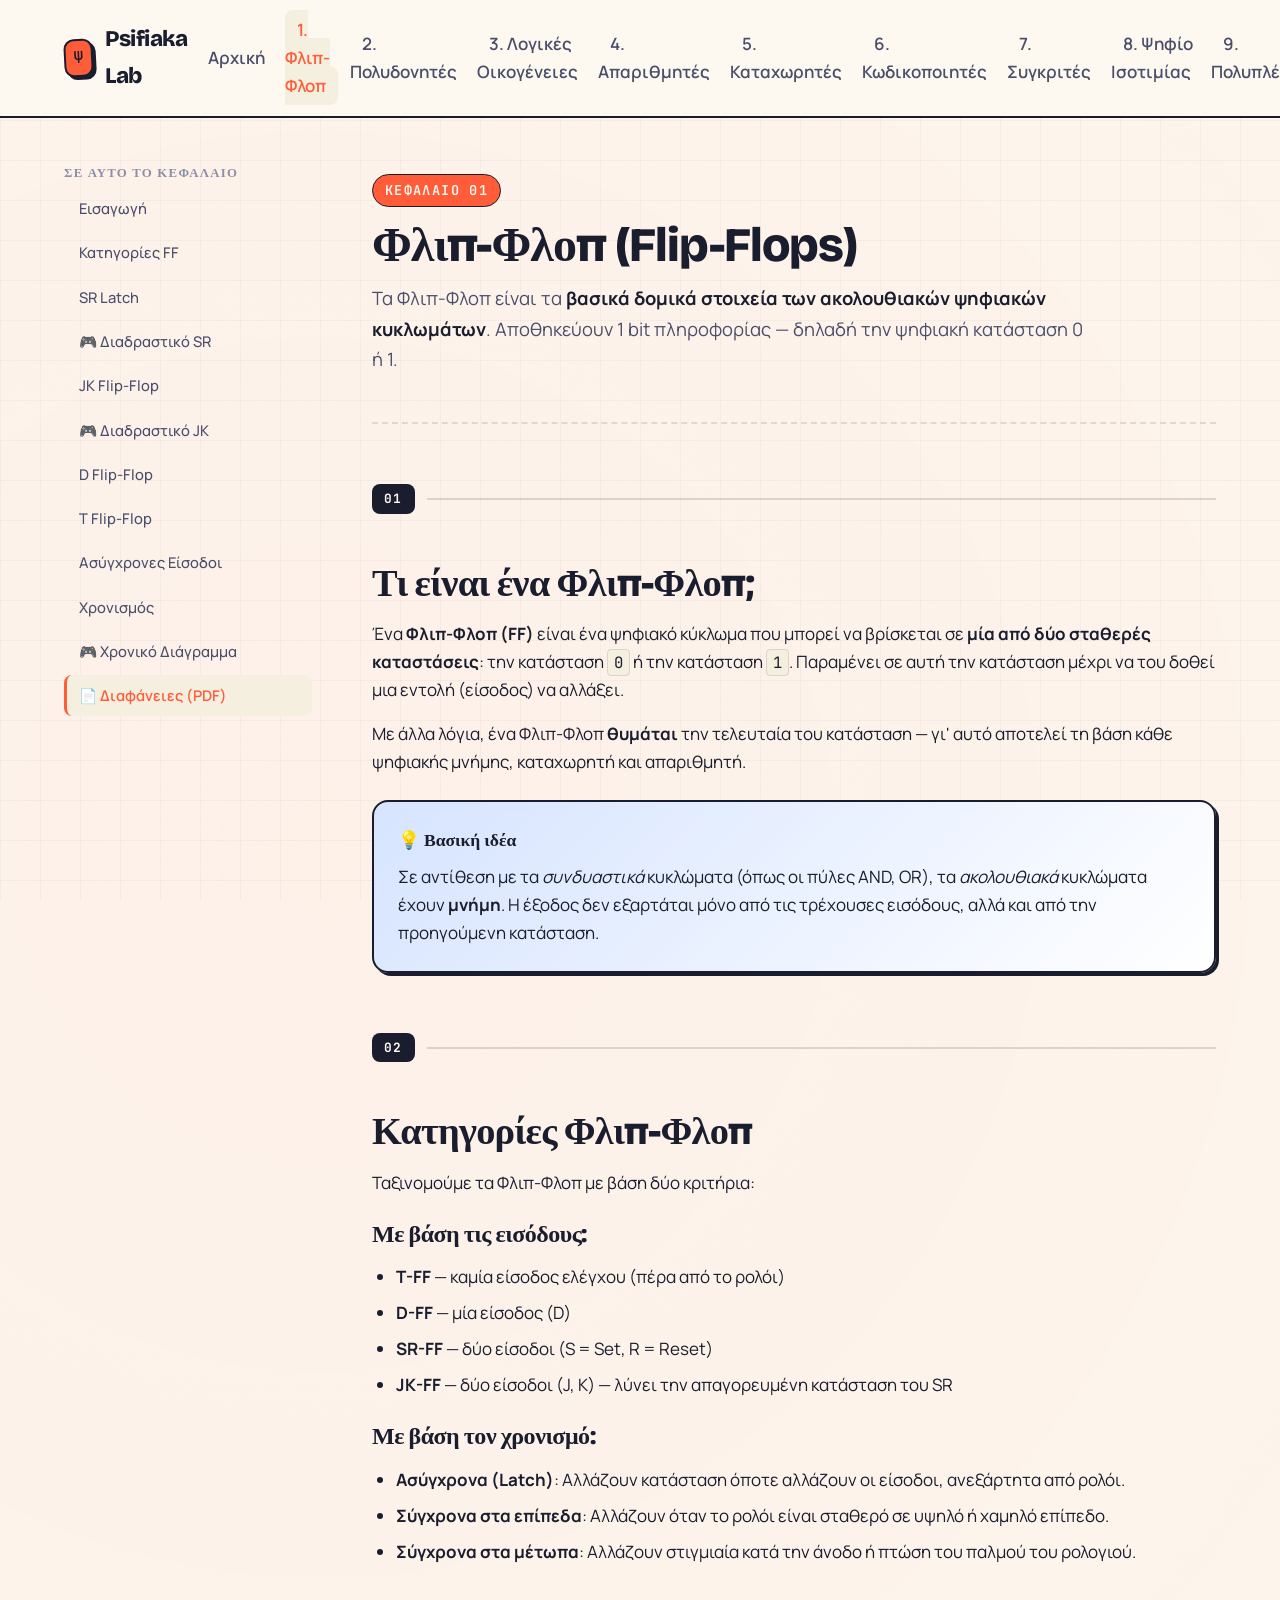
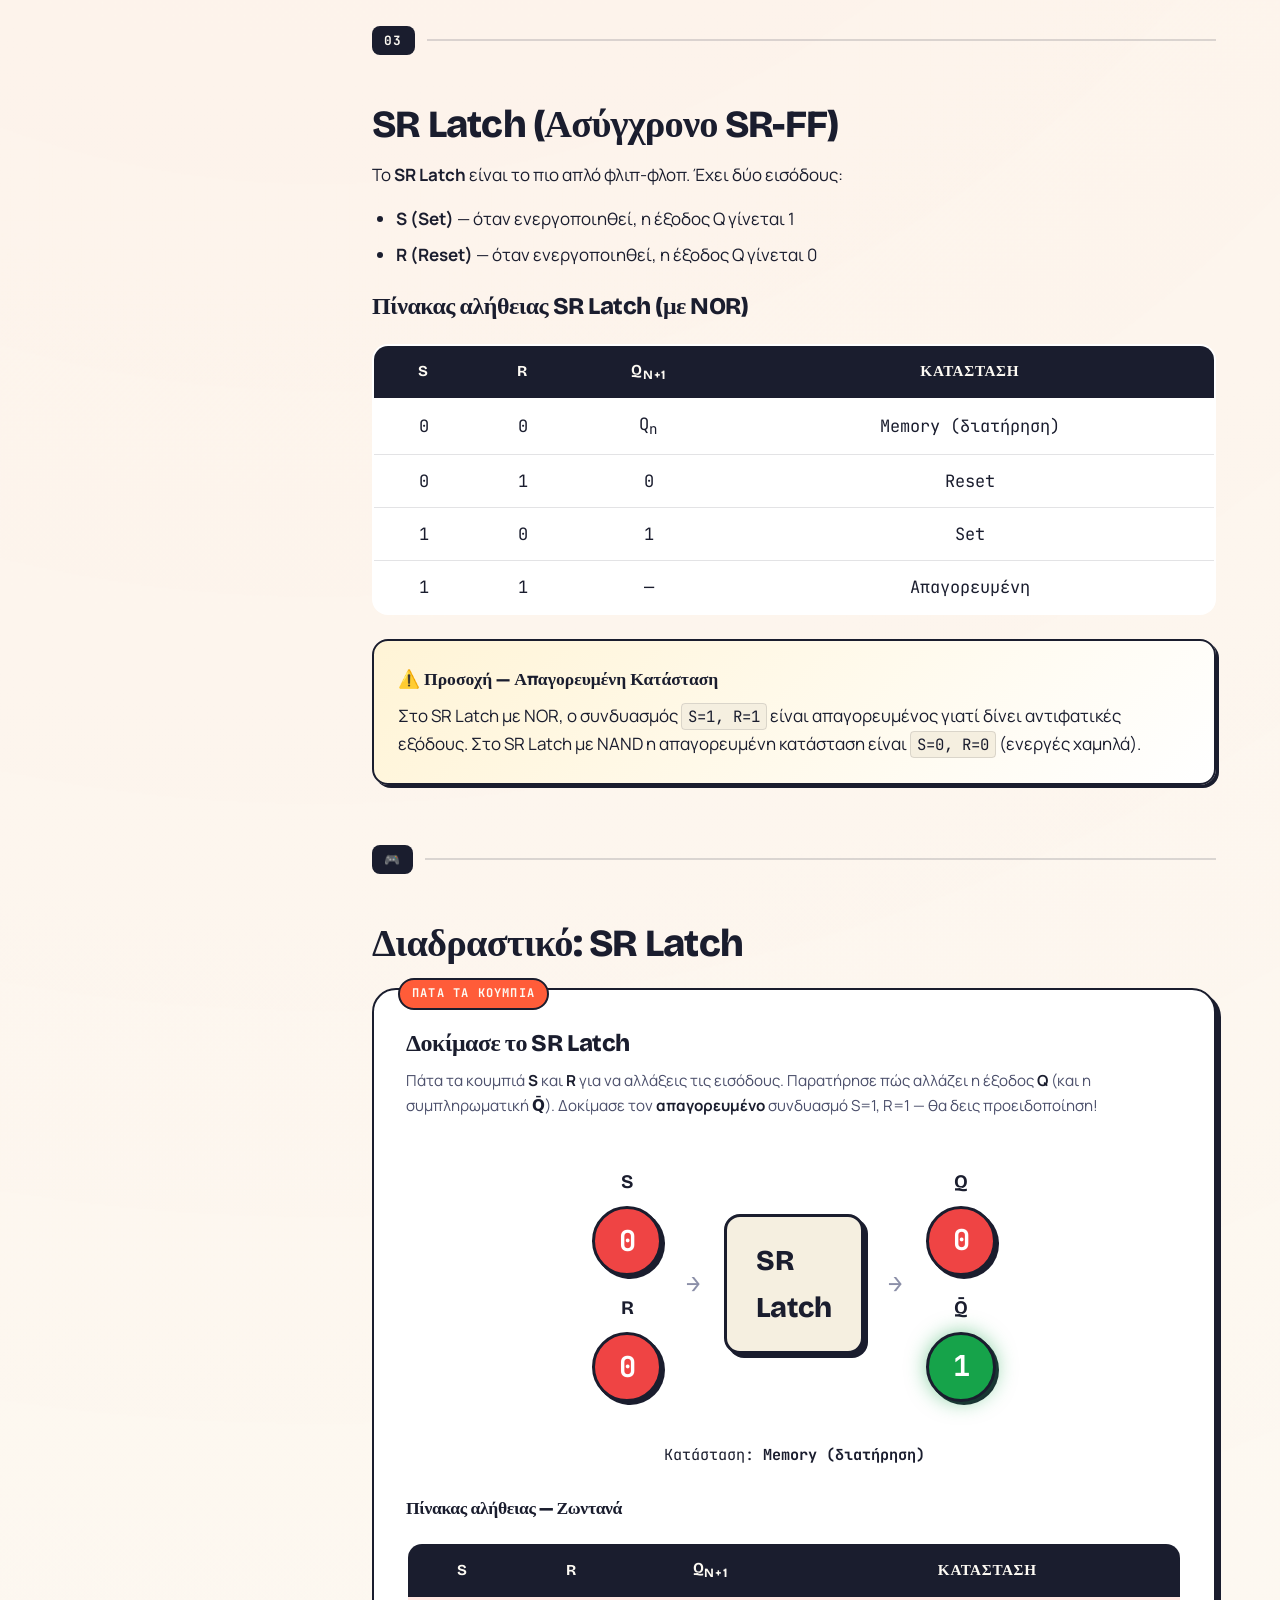
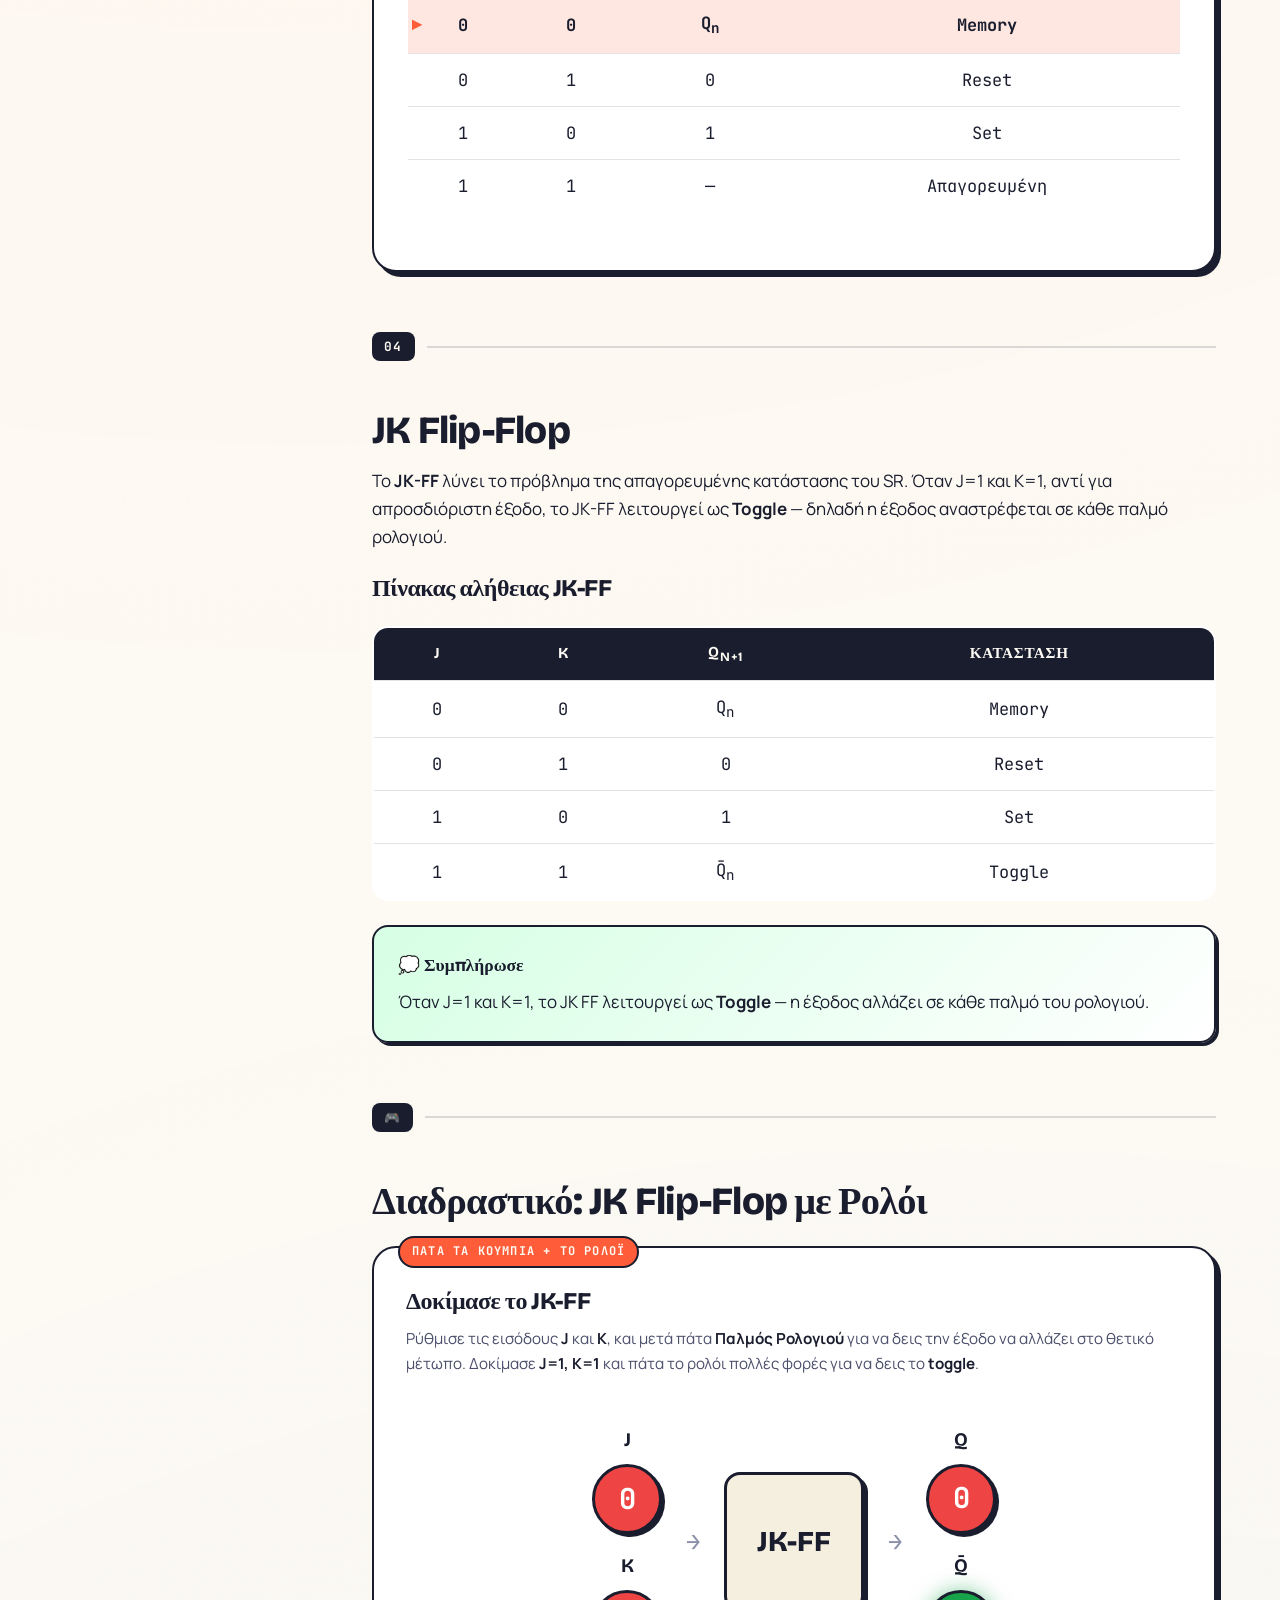
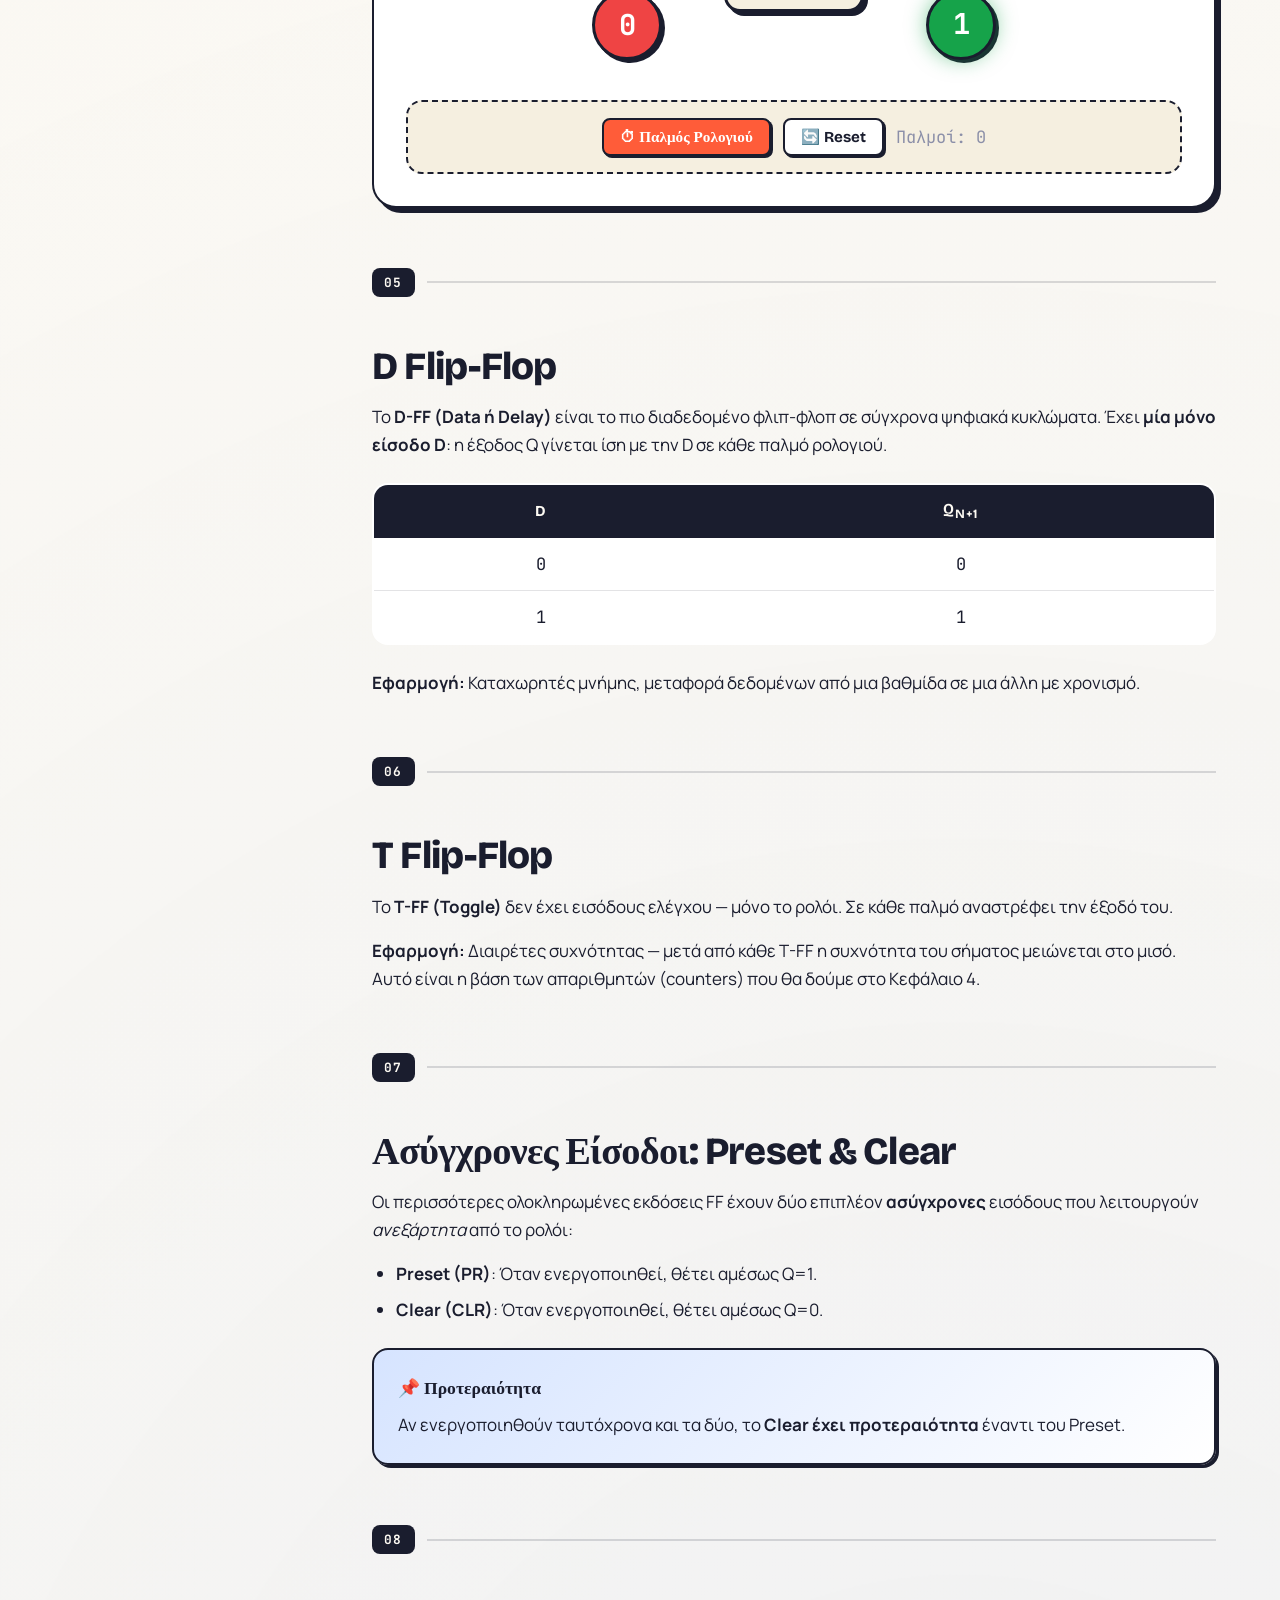
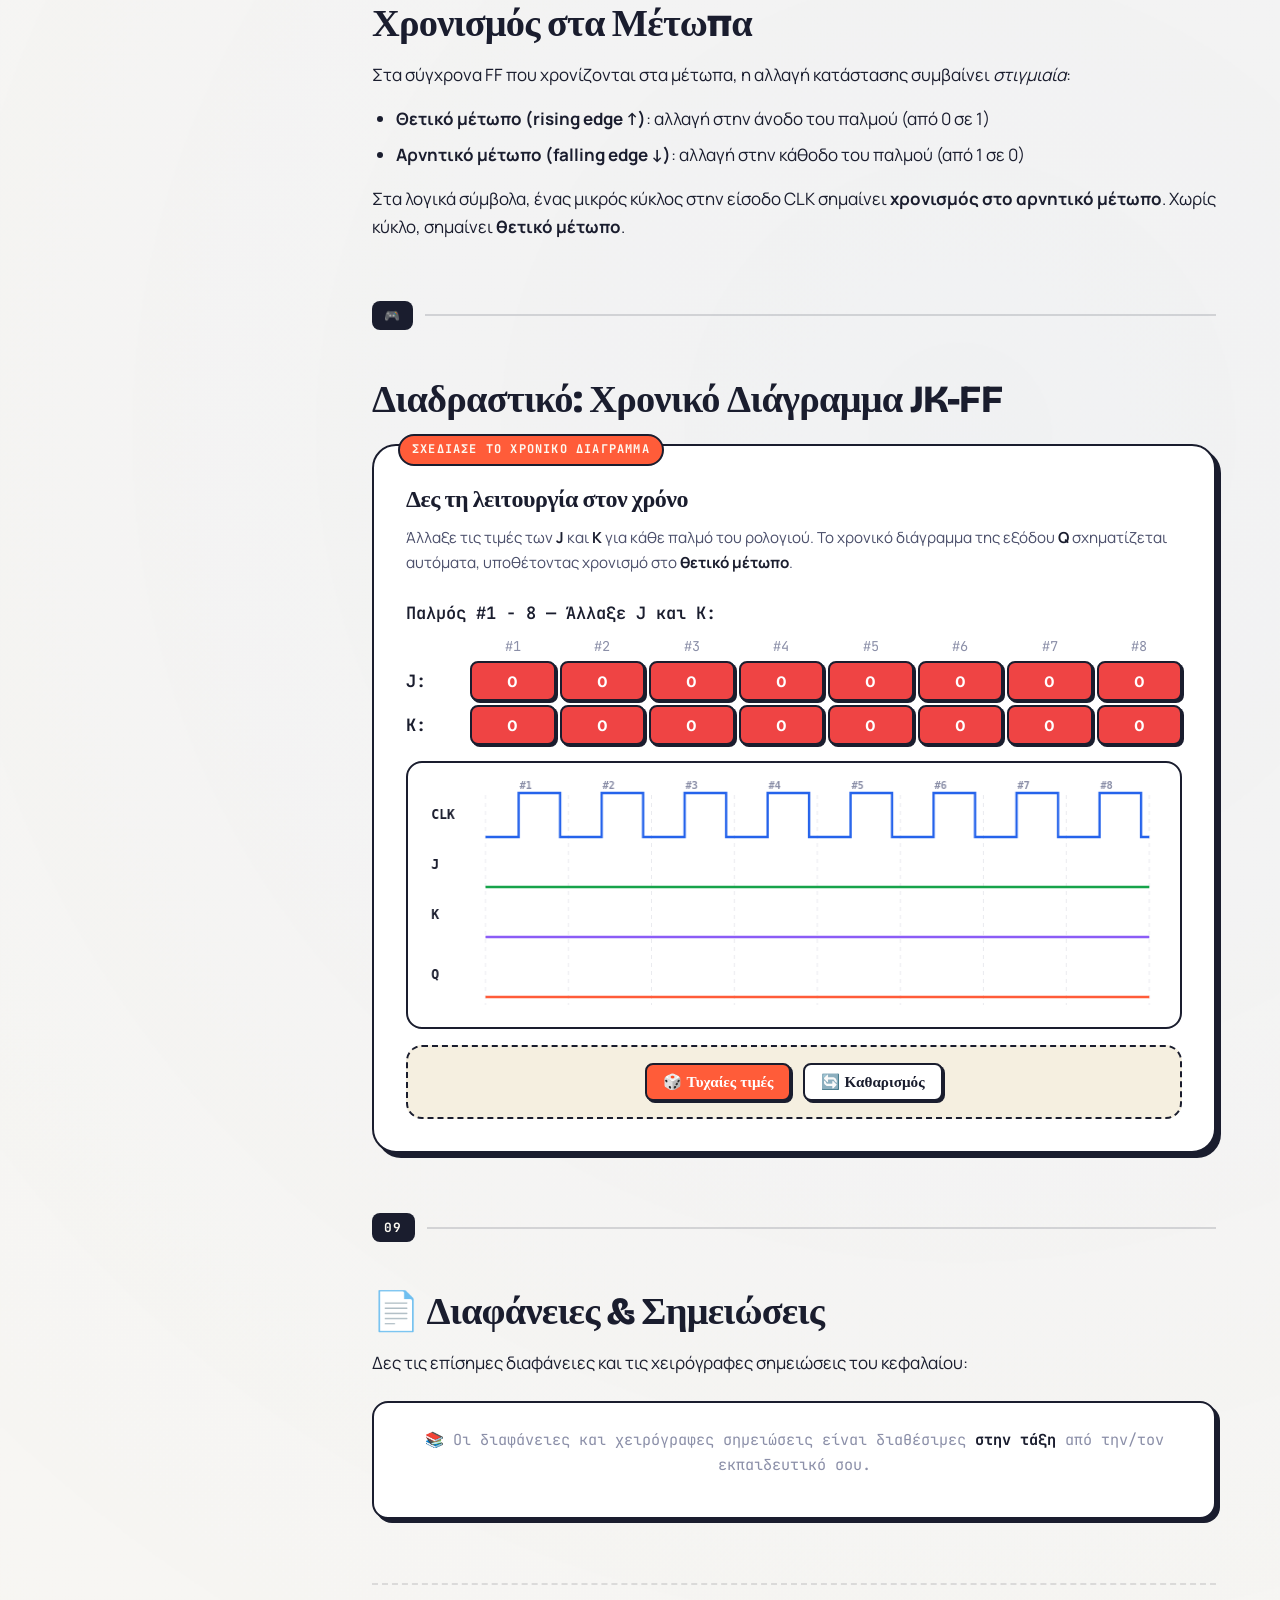
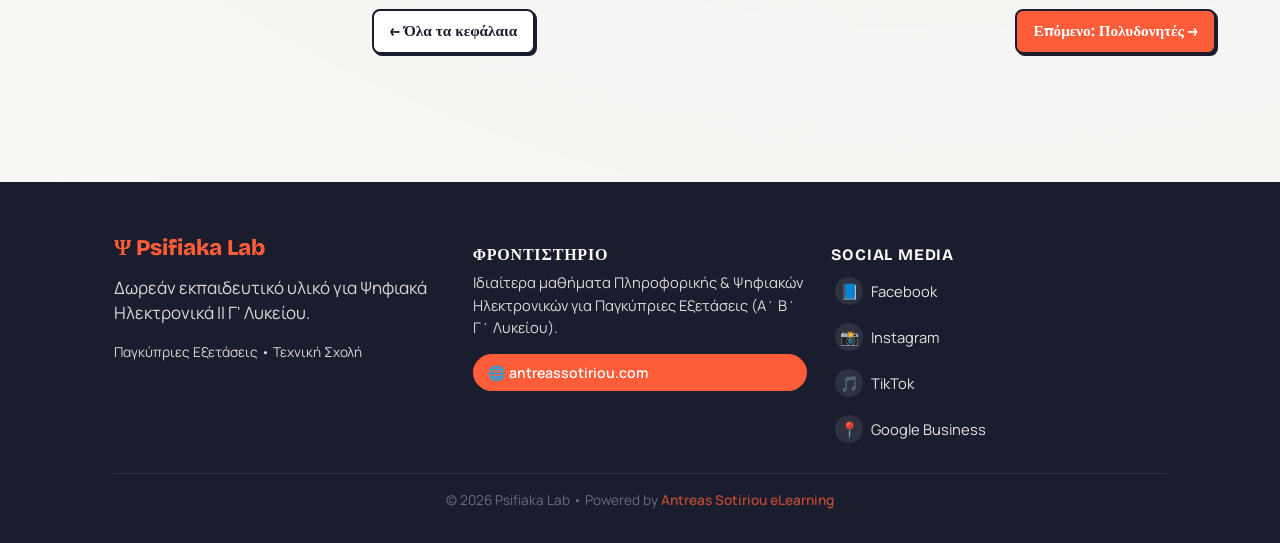
<file: flip-flop.html>
<!DOCTYPE html>
<html lang="el">
<head>
  <meta charset="UTF-8">
  <meta name="viewport" content="width=device-width, initial-scale=1.0">
  
  <!-- ==================== SEO ==================== -->
  <title>Φλιπ-Φλοπ (Flip-Flops) — Θεωρία &amp; Διαδραστικές Ασκήσεις | Psifiaka Lab</title>
  <meta name="description" content="Πλήρης θεωρία για Φλιπ-Φλοπ (SR, JK, D, T) με διαδραστικές ασκήσεις. Πάτα τις εισόδους S/R, J/K και δες ζωντανά την έξοδο. Ψηφιακά Ηλεκτρονικά ΙΙ Γ' Λυκείου.">
  <meta name="keywords" content="flip flop, φλιπ φλοπ, SR latch, JK flip flop, D flip flop, T flip flop, πίνακας αλήθειας, ψηφιακά ηλεκτρονικά, Παγκύπριες Εξετάσεις, Γ Λυκείου, Β Λυκείου, τεχνική σχολή, Κύπρος, ιδιαίτερα μαθήματα, Πληροφορική, Antreas Sotiriou eLearning">
  <link rel="canonical" href="https://psifiakalab.com/flip-flop.html">
  
  <meta property="og:type" content="article">
  <meta property="og:locale" content="el_GR">
  <meta property="og:title" content="Φλιπ-Φλοπ (Flip-Flops) — Θεωρία &amp; Διαδραστικές Ασκήσεις">
  <meta property="og:description" content="SR, JK, D, T flip-flops με διαδραστικά παραδείγματα.">
  <meta property="og:url" content="https://psifiakalab.com/flip-flop.html">
  
  <script type="application/ld+json">
  {
    "@context": "https://schema.org",
    "@type": "LearningResource",
    "name": "Φλιπ-Φλοπ (Flip-Flops)",
    "description": "Θεωρία και διαδραστικές ασκήσεις για τα φλιπ-φλοπ τύπου SR, JK, D, T",
    "educationalLevel": "Γ' Λυκείου",
    "inLanguage": "el",
    "learningResourceType": "Interactive lesson",
    "isPartOf": {
      "@type": "Course",
      "name": "Ψηφιακά Ηλεκτρονικά ΙΙ"
    }
  }
  </script>
  
  <link rel="icon" type="image/svg+xml" href="data:image/svg+xml,%3Csvg xmlns='http://www.w3.org/2000/svg' viewBox='0 0 100 100'%3E%3Crect width='100' height='100' rx='20' fill='%23ff5c39'/%3E%3Ctext x='50' y='68' font-family='monospace' font-size='55' font-weight='700' text-anchor='middle' fill='%231a1d2e'%3EΨ%3C/text%3E%3C/svg%3E">
  <link rel="stylesheet" href="assets/styles.css">
</head>
<body>

  <!-- HEADER -->
  <header class="site-header">
    <nav class="nav-bar" aria-label="Κύρια πλοήγηση">
      <a href="index.html" class="logo">
        <span class="logo-mark">Ψ</span>
        <span>Psifiaka Lab</span>
      </a>
      <button class="nav-toggle" aria-expanded="false" aria-controls="primary-nav">Μενού ☰</button>
      <ul class="nav-list" id="primary-nav">
        <li><a href="index.html">Αρχική</a></li>
        <li><a href="flip-flop.html">1. Φλιπ-Φλοπ</a></li>
        <li><a href="kyklomata-palmon.html">2. Πολυδονητές</a></li>
        <li><a href="logikes-oikogeneies.html">3. Λογικές Οικογένειες</a></li>
        <li><a href="apariomites.html">4. Απαριθμητές</a></li>
        <li><a href="kataxoritres.html">5. Καταχωρητές</a></li>
        <li><a href="kodikopoiites.html">6. Κωδικοποιητές</a></li>
        <li><a href="sygkrites.html">7. Συγκριτές</a></li>
        <li><a href="psifio-isotimias.html">8. Ψηφίο Ισοτιμίας</a></li>
        <li><a href="polyplektes.html">9. Πολυπλέκτες</a></li>
        <li><a href="metatropes-da-ad.html">10. Μετατροπείς D/A &amp; A/D</a></li>
      </ul>
    </nav>
  </header>

  <!-- ==================== CHAPTER LAYOUT ==================== -->
  <div class="chapter-layout">
    
    <!-- Sidebar -->
    <aside class="chapter-sidebar">
      <h4>Σε αυτό το κεφάλαιο</h4>
      <ul>
        <li><a href="#eisagogi">Εισαγωγή</a></li>
        <li><a href="#kathgories">Κατηγορίες FF</a></li>
        <li><a href="#sr-latch">SR Latch</a></li>
        <li><a href="#diadrastiko-sr">🎮 Διαδραστικό SR</a></li>
        <li><a href="#jk-ff">JK Flip-Flop</a></li>
        <li><a href="#diadrastiko-jk">🎮 Διαδραστικό JK</a></li>
        <li><a href="#d-ff">D Flip-Flop</a></li>
        <li><a href="#t-ff">T Flip-Flop</a></li>
        <li><a href="#asyghrones">Ασύγχρονες Είσοδοι</a></li>
        <li><a href="#xronisma">Χρονισμός</a></li>
        <li><a href="#timing">🎮 Χρονικό Διάγραμμα</a></li>
        <li><a href="#pdf">📄 Διαφάνειες (PDF)</a></li>
      </ul>
    </aside>

    <!-- Main content -->
    <main class="chapter-content">
      
      <header class="chapter-hero">
        <span class="chapter-num">Κεφάλαιο 01</span>
        <h1>Φλιπ-Φλοπ (Flip-Flops)</h1>
        <p class="lede">
          Τα Φλιπ-Φλοπ είναι τα <strong>βασικά δομικά στοιχεία των ακολουθιακών
          ψηφιακών κυκλωμάτων</strong>. Αποθηκεύουν 1 bit πληροφορίας — δηλαδή
          την ψηφιακή κατάσταση 0 ή 1.
        </p>
      </header>

      <!-- ===== ΕΙΣΑΓΩΓΗ ===== -->
      <section id="eisagogi">
        <div class="section-divider"><span class="badge">01</span></div>
        <h2>Τι είναι ένα Φλιπ-Φλοπ;</h2>
        <p>
          Ένα <strong>Φλιπ-Φλοπ (FF)</strong> είναι ένα ψηφιακό κύκλωμα που
          μπορεί να βρίσκεται σε <strong>μία από δύο σταθερές καταστάσεις</strong>:
          την κατάσταση <code>0</code> ή την κατάσταση <code>1</code>.
          Παραμένει σε αυτή την κατάσταση μέχρι να του δοθεί μια εντολή (είσοδος)
          να αλλάξει.
        </p>
        <p>
          Με άλλα λόγια, ένα Φλιπ-Φλοπ <strong>θυμάται</strong> την τελευταία του
          κατάσταση — γι' αυτό αποτελεί τη βάση κάθε ψηφιακής μνήμης, καταχωρητή
          και απαριθμητή.
        </p>

        <div class="callout callout--info">
          <div class="callout-title">💡 Βασική ιδέα</div>
          <p style="margin: 0;">
            Σε αντίθεση με τα <em>συνδυαστικά</em> κυκλώματα (όπως οι πύλες AND, OR),
            τα <em>ακολουθιακά</em> κυκλώματα έχουν <strong>μνήμη</strong>. Η έξοδος δεν
            εξαρτάται μόνο από τις τρέχουσες εισόδους, αλλά και από την προηγούμενη
            κατάσταση.
          </p>
        </div>
      </section>

      <!-- ===== ΚΑΤΗΓΟΡΙΕΣ ===== -->
      <section id="kathgories">
        <div class="section-divider"><span class="badge">02</span></div>
        <h2>Κατηγορίες Φλιπ-Φλοπ</h2>
        <p>Ταξινομούμε τα Φλιπ-Φλοπ με βάση δύο κριτήρια:</p>
        
        <h3>Με βάση τις εισόδους:</h3>
        <ul>
          <li><strong>T-FF</strong> — καμία είσοδος ελέγχου (πέρα από το ρολόι)</li>
          <li><strong>D-FF</strong> — μία είσοδος (D)</li>
          <li><strong>SR-FF</strong> — δύο είσοδοι (S = Set, R = Reset)</li>
          <li><strong>JK-FF</strong> — δύο είσοδοι (J, K) — λύνει την απαγορευμένη κατάσταση του SR</li>
        </ul>
        
        <h3>Με βάση τον χρονισμό:</h3>
        <ul>
          <li><strong>Ασύγχρονα (Latch)</strong>: Αλλάζουν κατάσταση όποτε αλλάζουν οι είσοδοι, ανεξάρτητα από ρολόι.</li>
          <li><strong>Σύγχρονα στα επίπεδα</strong>: Αλλάζουν όταν το ρολόι είναι σταθερό σε υψηλό ή χαμηλό επίπεδο.</li>
          <li><strong>Σύγχρονα στα μέτωπα</strong>: Αλλάζουν στιγμιαία κατά την άνοδο ή πτώση του παλμού του ρολογιού.</li>
        </ul>
      </section>

      <!-- ===== SR LATCH ===== -->
      <section id="sr-latch">
        <div class="section-divider"><span class="badge">03</span></div>
        <h2>SR Latch (Ασύγχρονο SR-FF)</h2>
        <p>
          Το <strong>SR Latch</strong> είναι το πιο απλό φλιπ-φλοπ. Έχει δύο εισόδους:
        </p>
        <ul>
          <li><strong>S (Set)</strong> — όταν ενεργοποιηθεί, η έξοδος Q γίνεται 1</li>
          <li><strong>R (Reset)</strong> — όταν ενεργοποιηθεί, η έξοδος Q γίνεται 0</li>
        </ul>
        
        <h3>Πίνακας αλήθειας SR Latch (με NOR)</h3>
        <table>
          <thead>
            <tr><th>S</th><th>R</th><th>Q<sub>n+1</sub></th><th>Κατάσταση</th></tr>
          </thead>
          <tbody>
            <tr><td>0</td><td>0</td><td>Q<sub>n</sub></td><td>Memory (διατήρηση)</td></tr>
            <tr><td>0</td><td>1</td><td>0</td><td>Reset</td></tr>
            <tr><td>1</td><td>0</td><td>1</td><td>Set</td></tr>
            <tr><td>1</td><td>1</td><td>—</td><td>Απαγορευμένη</td></tr>
          </tbody>
        </table>

        <div class="callout callout--warning">
          <div class="callout-title">⚠️ Προσοχή — Απαγορευμένη Κατάσταση</div>
          <p style="margin: 0;">
            Στο SR Latch με NOR, ο συνδυασμός <code>S=1, R=1</code> είναι απαγορευμένος
            γιατί δίνει αντιφατικές εξόδους. Στο SR Latch με NAND η απαγορευμένη
            κατάσταση είναι <code>S=0, R=0</code> (ενεργές χαμηλά).
          </p>
        </div>
      </section>

      <!-- ===== ΔΙΑΔΡΑΣΤΙΚΟ SR ===== -->
      <section id="diadrastiko-sr">
        <div class="section-divider"><span class="badge">🎮</span></div>
        <h2>Διαδραστικό: SR Latch</h2>
        
        <div class="interactive">
          <span class="interactive-label">Πάτα τα κουμπιά</span>
          <h3>Δοκίμασε το SR Latch</h3>
          <p class="interactive-explainer">
            Πάτα τα κουμπιά <strong>S</strong> και <strong>R</strong> για να αλλάξεις τις εισόδους.
            Παρατήρησε πώς αλλάζει η έξοδος <strong>Q</strong> (και η συμπληρωματική <strong>Q̄</strong>).
            Δοκίμασε τον <strong>απαγορευμένο</strong> συνδυασμό S=1, R=1 — θα δεις προειδοποίηση!
          </p>
          
          <div class="ff-visual">
            <div class="ff-inputs">
              <div class="bit-toggle">
                <span class="bit-toggle-label">S</span>
                <button class="bit-btn" id="sr-S" data-bit="0">0</button>
              </div>
              <div class="bit-toggle">
                <span class="bit-toggle-label">R</span>
                <button class="bit-btn" id="sr-R" data-bit="0">0</button>
              </div>
            </div>
            
            <div class="ff-arrow">→</div>
            
            <div class="ff-box">SR<br>Latch</div>
            
            <div class="ff-arrow">→</div>
            
            <div class="ff-outputs">
              <div class="output-led">
                <span class="output-led-label">Q</span>
                <div class="led" id="sr-Q">0</div>
              </div>
              <div class="output-led">
                <span class="output-led-label">Q̄</span>
                <div class="led is-high" id="sr-Qbar">1</div>
              </div>
            </div>
          </div>
          
          <div id="sr-status" style="text-align:center; margin-top: var(--s-4); font-family: var(--f-mono); font-size: 0.95rem;">
            Κατάσταση: <strong>Memory</strong> (η έξοδος διατηρείται)
          </div>
          
          <h4 style="margin-top: var(--s-6);">Πίνακας αλήθειας — Ζωντανά</h4>
          <table class="truth-table" id="sr-table">
            <thead>
              <tr><th>S</th><th>R</th><th>Q<sub>n+1</sub></th><th>Κατάσταση</th></tr>
            </thead>
            <tbody>
              <tr data-s="0" data-r="0"><td>0</td><td>0</td><td>Q<sub>n</sub></td><td>Memory</td></tr>
              <tr data-s="0" data-r="1"><td>0</td><td>1</td><td>0</td><td>Reset</td></tr>
              <tr data-s="1" data-r="0"><td>1</td><td>0</td><td>1</td><td>Set</td></tr>
              <tr data-s="1" data-r="1"><td>1</td><td>1</td><td>—</td><td>Απαγορευμένη</td></tr>
            </tbody>
          </table>
        </div>
      </section>

      <!-- ===== JK FF ===== -->
      <section id="jk-ff">
        <div class="section-divider"><span class="badge">04</span></div>
        <h2>JK Flip-Flop</h2>
        <p>
          Το <strong>JK-FF</strong> λύνει το πρόβλημα της απαγορευμένης κατάστασης
          του SR. Όταν J=1 και K=1, αντί για απροσδιόριστη έξοδο, το JK-FF
          λειτουργεί ως <strong>Toggle</strong> — δηλαδή η έξοδος αναστρέφεται σε κάθε παλμό ρολογιού.
        </p>
        
        <h3>Πίνακας αλήθειας JK-FF</h3>
        <table>
          <thead>
            <tr><th>J</th><th>K</th><th>Q<sub>n+1</sub></th><th>Κατάσταση</th></tr>
          </thead>
          <tbody>
            <tr><td>0</td><td>0</td><td>Q<sub>n</sub></td><td>Memory</td></tr>
            <tr><td>0</td><td>1</td><td>0</td><td>Reset</td></tr>
            <tr><td>1</td><td>0</td><td>1</td><td>Set</td></tr>
            <tr><td>1</td><td>1</td><td>Q̄<sub>n</sub></td><td>Toggle</td></tr>
          </tbody>
        </table>

        <div class="callout callout--tip">
          <div class="callout-title">💭 Συμπλήρωσε</div>
          <p style="margin: 0;">
            Όταν J=1 και K=1, το JK FF λειτουργεί ως <strong>Toggle</strong>
            — η έξοδος αλλάζει σε κάθε παλμό του ρολογιού.
          </p>
        </div>
      </section>

      <!-- ===== ΔΙΑΔΡΑΣΤΙΚΟ JK ===== -->
      <section id="diadrastiko-jk">
        <div class="section-divider"><span class="badge">🎮</span></div>
        <h2>Διαδραστικό: JK Flip-Flop με Ρολόι</h2>
        
        <div class="interactive">
          <span class="interactive-label">Πάτα τα κουμπιά + το ρολόι</span>
          <h3>Δοκίμασε το JK-FF</h3>
          <p class="interactive-explainer">
            Ρύθμισε τις εισόδους <strong>J</strong> και <strong>K</strong>, και μετά πάτα <strong>Παλμός Ρολογιού</strong>
            για να δεις την έξοδο να αλλάζει στο θετικό μέτωπο. Δοκίμασε <strong>J=1, K=1</strong>
            και πάτα το ρολόι πολλές φορές για να δεις το <strong>toggle</strong>.
          </p>
          
          <div class="ff-visual">
            <div class="ff-inputs">
              <div class="bit-toggle">
                <span class="bit-toggle-label">J</span>
                <button class="bit-btn" id="jk-J" data-bit="0">0</button>
              </div>
              <div class="bit-toggle">
                <span class="bit-toggle-label">K</span>
                <button class="bit-btn" id="jk-K" data-bit="0">0</button>
              </div>
            </div>
            
            <div class="ff-arrow">→</div>
            
            <div class="ff-box">JK-FF</div>
            
            <div class="ff-arrow">→</div>
            
            <div class="ff-outputs">
              <div class="output-led">
                <span class="output-led-label">Q</span>
                <div class="led" id="jk-Q">0</div>
              </div>
              <div class="output-led">
                <span class="output-led-label">Q̄</span>
                <div class="led is-high" id="jk-Qbar">1</div>
              </div>
            </div>
          </div>
          
          <div class="clock-controls">
            <button class="btn btn--primary" id="jk-clock">⏱ Παλμός Ρολογιού</button>
            <button class="btn" id="jk-reset">🔄 Reset</button>
            <span class="mono muted" id="jk-counter">Παλμοί: 0</span>
          </div>
        </div>
      </section>

      <!-- ===== D FF ===== -->
      <section id="d-ff">
        <div class="section-divider"><span class="badge">05</span></div>
        <h2>D Flip-Flop</h2>
        <p>
          Το <strong>D-FF (Data ή Delay)</strong> είναι το πιο διαδεδομένο φλιπ-φλοπ
          σε σύγχρονα ψηφιακά κυκλώματα. Έχει <strong>μία μόνο είσοδο D</strong>:
          η έξοδος Q γίνεται ίση με την D σε κάθε παλμό ρολογιού.
        </p>
        <table>
          <thead><tr><th>D</th><th>Q<sub>n+1</sub></th></tr></thead>
          <tbody>
            <tr><td>0</td><td>0</td></tr>
            <tr><td>1</td><td>1</td></tr>
          </tbody>
        </table>
        <p>
          <strong>Εφαρμογή:</strong> Καταχωρητές μνήμης, μεταφορά δεδομένων από
          μια βαθμίδα σε μια άλλη με χρονισμό.
        </p>
      </section>

      <!-- ===== T FF ===== -->
      <section id="t-ff">
        <div class="section-divider"><span class="badge">06</span></div>
        <h2>T Flip-Flop</h2>
        <p>
          Το <strong>T-FF (Toggle)</strong> δεν έχει εισόδους ελέγχου — μόνο το
          ρολόι. Σε κάθε παλμό αναστρέφει την έξοδό του.
        </p>
        <p>
          <strong>Εφαρμογή:</strong> Διαιρέτες συχνότητας — μετά από κάθε T-FF
          η συχνότητα του σήματος μειώνεται στο μισό. Αυτό είναι η βάση των
          απαριθμητών (counters) που θα δούμε στο Κεφάλαιο 4.
        </p>
      </section>

      <!-- ===== ΑΣΥΓΧΡΟΝΕΣ ΕΙΣΟΔΟΙ ===== -->
      <section id="asyghrones">
        <div class="section-divider"><span class="badge">07</span></div>
        <h2>Ασύγχρονες Είσοδοι: Preset &amp; Clear</h2>
        <p>
          Οι περισσότερες ολοκληρωμένες εκδόσεις FF έχουν δύο επιπλέον <strong>ασύγχρονες</strong> εισόδους
          που λειτουργούν <em>ανεξάρτητα</em> από το ρολόι:
        </p>
        <ul>
          <li><strong>Preset (PR)</strong>: Όταν ενεργοποιηθεί, θέτει αμέσως Q=1.</li>
          <li><strong>Clear (CLR)</strong>: Όταν ενεργοποιηθεί, θέτει αμέσως Q=0.</li>
        </ul>
        <div class="callout callout--info">
          <div class="callout-title">📌 Προτεραιότητα</div>
          <p style="margin: 0;">
            Αν ενεργοποιηθούν ταυτόχρονα και τα δύο, το <strong>Clear έχει προτεραιότητα</strong>
            έναντι του Preset.
          </p>
        </div>
      </section>

      <!-- ===== ΧΡΟΝΙΣΜΟΣ ===== -->
      <section id="xronisma">
        <div class="section-divider"><span class="badge">08</span></div>
        <h2>Χρονισμός στα Μέτωπα</h2>
        <p>
          Στα σύγχρονα FF που χρονίζονται στα μέτωπα, η αλλαγή κατάστασης συμβαίνει
          <em>στιγμιαία</em>:
        </p>
        <ul>
          <li><strong>Θετικό μέτωπο (rising edge ↑)</strong>: αλλαγή στην άνοδο του παλμού (από 0 σε 1)</li>
          <li><strong>Αρνητικό μέτωπο (falling edge ↓)</strong>: αλλαγή στην κάθοδο του παλμού (από 1 σε 0)</li>
        </ul>
        <p>
          Στα λογικά σύμβολα, ένας μικρός κύκλος στην είσοδο CLK σημαίνει
          <strong>χρονισμός στο αρνητικό μέτωπο</strong>. Χωρίς κύκλο, σημαίνει
          <strong>θετικό μέτωπο</strong>.
        </p>
      </section>

      <!-- ===== ΧΡΟΝΙΚΟ ΔΙΑΓΡΑΜΜΑ ===== -->
      <section id="timing">
        <div class="section-divider"><span class="badge">🎮</span></div>
        <h2>Διαδραστικό: Χρονικό Διάγραμμα JK-FF</h2>
        
        <div class="interactive">
          <span class="interactive-label">Σχεδίασε το χρονικό διάγραμμα</span>
          <h3>Δες τη λειτουργία στον χρόνο</h3>
          <p class="interactive-explainer">
            Άλλαξε τις τιμές των <strong>J</strong> και <strong>K</strong> για κάθε παλμό
            του ρολογιού. Το χρονικό διάγραμμα της εξόδου <strong>Q</strong> σχηματίζεται
            αυτόματα, υποθέτοντας χρονισμό στο <strong>θετικό μέτωπο</strong>.
          </p>
          
          <div style="display:grid; gap: var(--s-2); margin-top: var(--s-4);">
            <div class="mono" style="font-weight: 600;">Παλμός #1 - 8 — Άλλαξε J και K:</div>
            <div id="timing-cells" style="display:grid; grid-template-columns: 60px repeat(8, 1fr); gap: 4px; align-items: center;">
              <!-- Generated by JS -->
            </div>
          </div>
          
          <div class="timing-canvas-wrap">
            <canvas class="timing-canvas" id="timing-canvas" width="800" height="240"></canvas>
          </div>
          
          <div class="clock-controls">
            <button class="btn btn--primary" id="timing-randomize">🎲 Τυχαίες τιμές</button>
            <button class="btn" id="timing-reset">🔄 Καθαρισμός</button>
          </div>
        </div>
      </section>

      <!-- ===== PDF ===== -->
      <section id="pdf">
        <div class="section-divider"><span class="badge">09</span></div>
        <h2>📄 Διαφάνειες &amp; Σημειώσεις</h2>
        <p>
          Δες τις επίσημες διαφάνειες και τις χειρόγραφες σημειώσεις του κεφαλαίου:
        </p>
        
                <div class="pdf-embed-wrap" style="padding: var(--s-5); text-align: center;">
          <p style="font-family: var(--f-mono); color: var(--c-muted); font-size: 0.95rem;">
            📚 Οι διαφάνειες και χειρόγραφες σημειώσεις είναι διαθέσιμες <strong>στην τάξη</strong> από την/τον εκπαιδευτικό σου.
          </p>
        </div>
      </section>

      <!-- Navigation between chapters -->
      <nav style="display: flex; justify-content: space-between; margin-top: var(--s-8); padding-top: var(--s-5); border-top: 2px dashed var(--c-shadow); gap: var(--s-3); flex-wrap: wrap;">
        <a href="index.html" class="btn">← Όλα τα κεφάλαια</a>
        <a href="kyklomata-palmon.html" class="btn btn--primary">Επόμενο: Πολυδονητές →</a>
      </nav>
      
    </main>
  </div>

  <!-- FOOTER -->
    <footer class="site-footer">
    <div class="container">
      <div class="footer-grid">
        
        <div class="footer-col">
          <div class="footer-mark">Ψ Psifiaka Lab</div>
          <p>Δωρεάν εκπαιδευτικό υλικό για Ψηφιακά Ηλεκτρονικά ΙΙ Γ' Λυκείου.</p>
          <p style="margin-top:0.5rem; font-size:0.85rem; opacity:0.85;">Παγκύπριες Εξετάσεις • Τεχνική Σχολή</p>
        </div>
        
        <div class="footer-col">
          <h4 class="footer-title">Φροντιστήριο</h4>
          <p style="font-size:0.92rem;">Ιδιαίτερα μαθήματα Πληροφορικής &amp; Ψηφιακών Ηλεκτρονικών για Παγκύπριες Εξετάσεις (Α΄ Β΄ Γ΄ Λυκείου).</p>
          <a href="https://www.antreassotiriou.com/" target="_blank" rel="noopener" class="footer-link footer-link--cta">
            🌐 antreassotiriou.com
          </a>
        </div>
        
        <div class="footer-col">
          <h4 class="footer-title">Social Media</h4>
          <ul class="footer-social">
            <li>
              <a href="https://www.facebook.com/profile.php?id=61583083336971" target="_blank" rel="noopener" aria-label="Facebook">
                <span class="social-icon">📘</span> Facebook
              </a>
            </li>
            <li>
              <a href="https://www.instagram.com/pagkypriesonline/" target="_blank" rel="noopener" aria-label="Instagram">
                <span class="social-icon">📸</span> Instagram
              </a>
            </li>
            <li>
              <a href="https://www.tiktok.com/@pagkypriesonline" target="_blank" rel="noopener" aria-label="TikTok">
                <span class="social-icon">🎵</span> TikTok
              </a>
            </li>
            <li>
              <a href="https://share.google/84mqAqnpcEjChqpGW" target="_blank" rel="noopener" aria-label="Google Business">
                <span class="social-icon">📍</span> Google Business
              </a>
            </li>
          </ul>
        </div>
        
      </div>
      
      <div class="footer-bottom">
        <p class="muted" style="font-size: 0.85rem;">© 2026 Psifiaka Lab • Powered by <a href="https://www.antreassotiriou.com/" target="_blank" rel="noopener" style="color:var(--c-primary); text-decoration:none; font-weight:600;">Antreas Sotiriou eLearning</a></p>
      </div>
    </div>
  </footer>

  <script src="assets/script.js"></script>
  <script src="assets/flip-flop.js"></script>
</body>
</html>
</file>
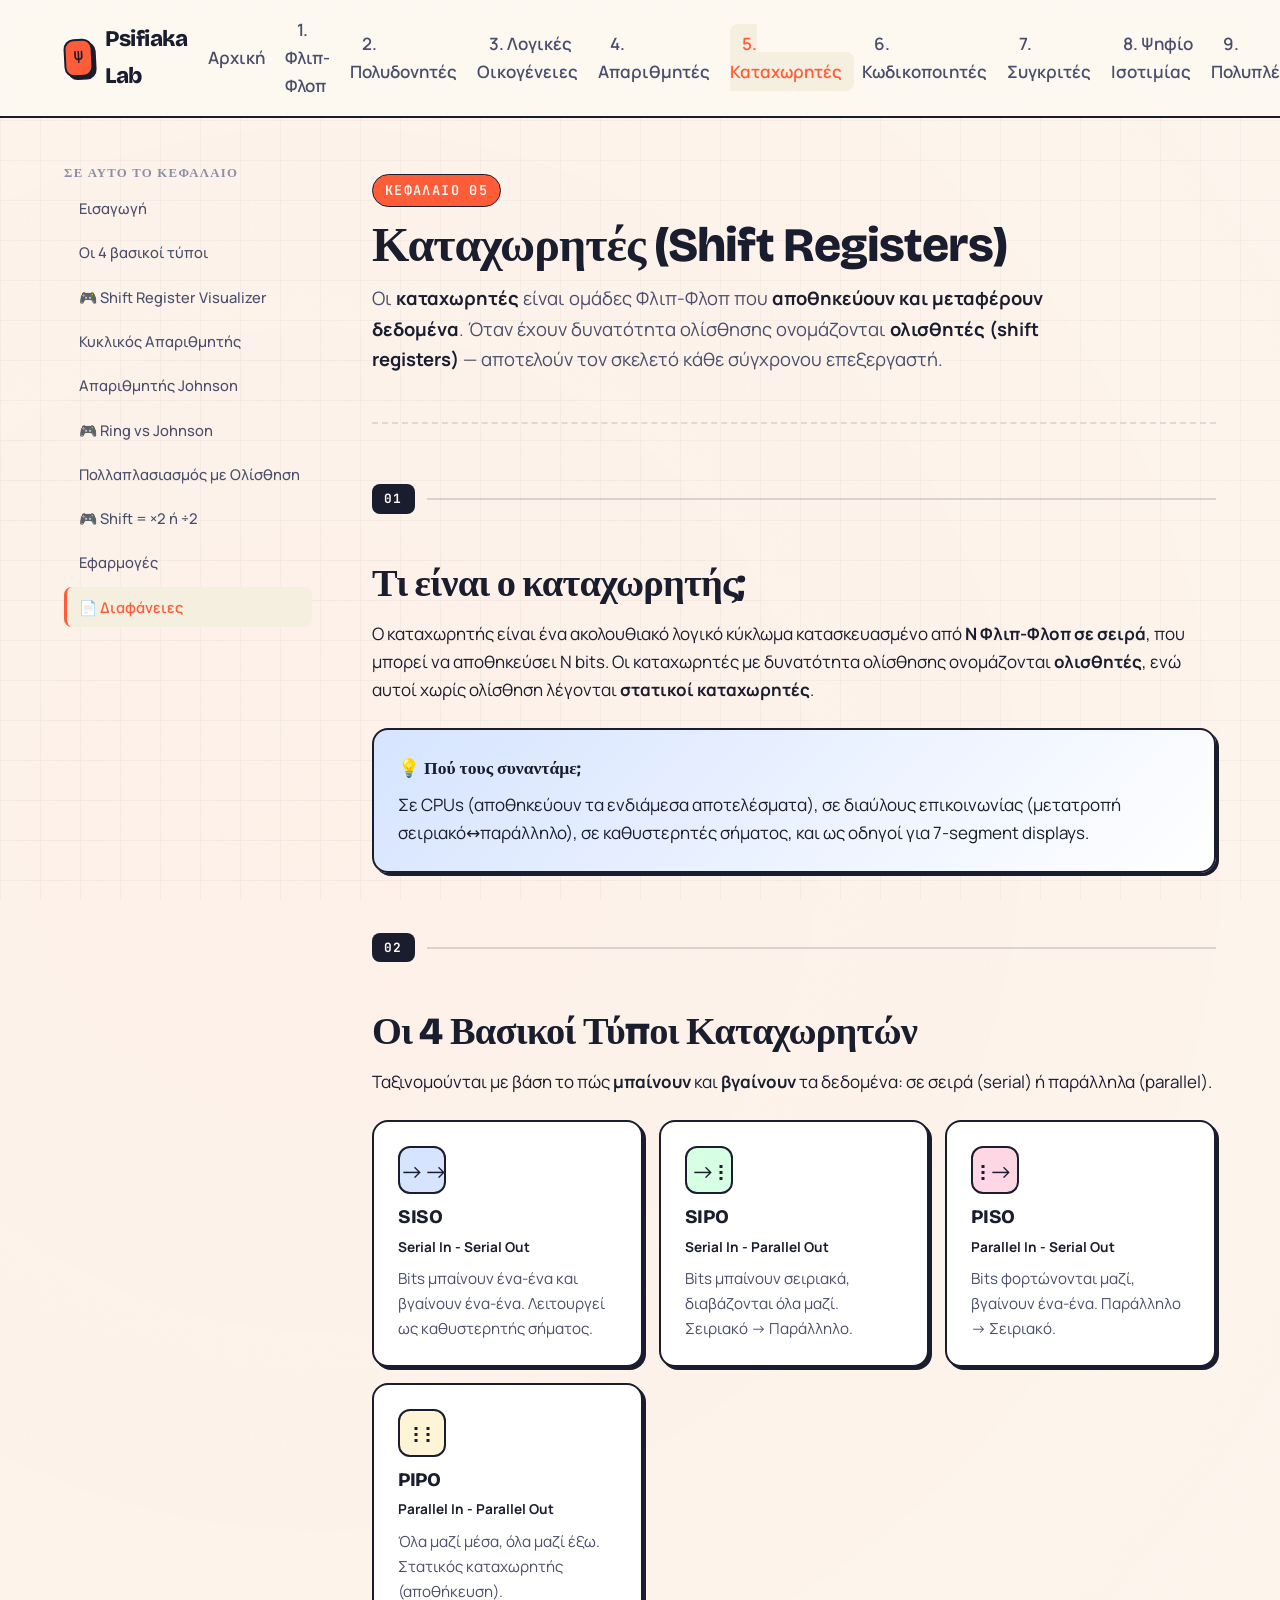
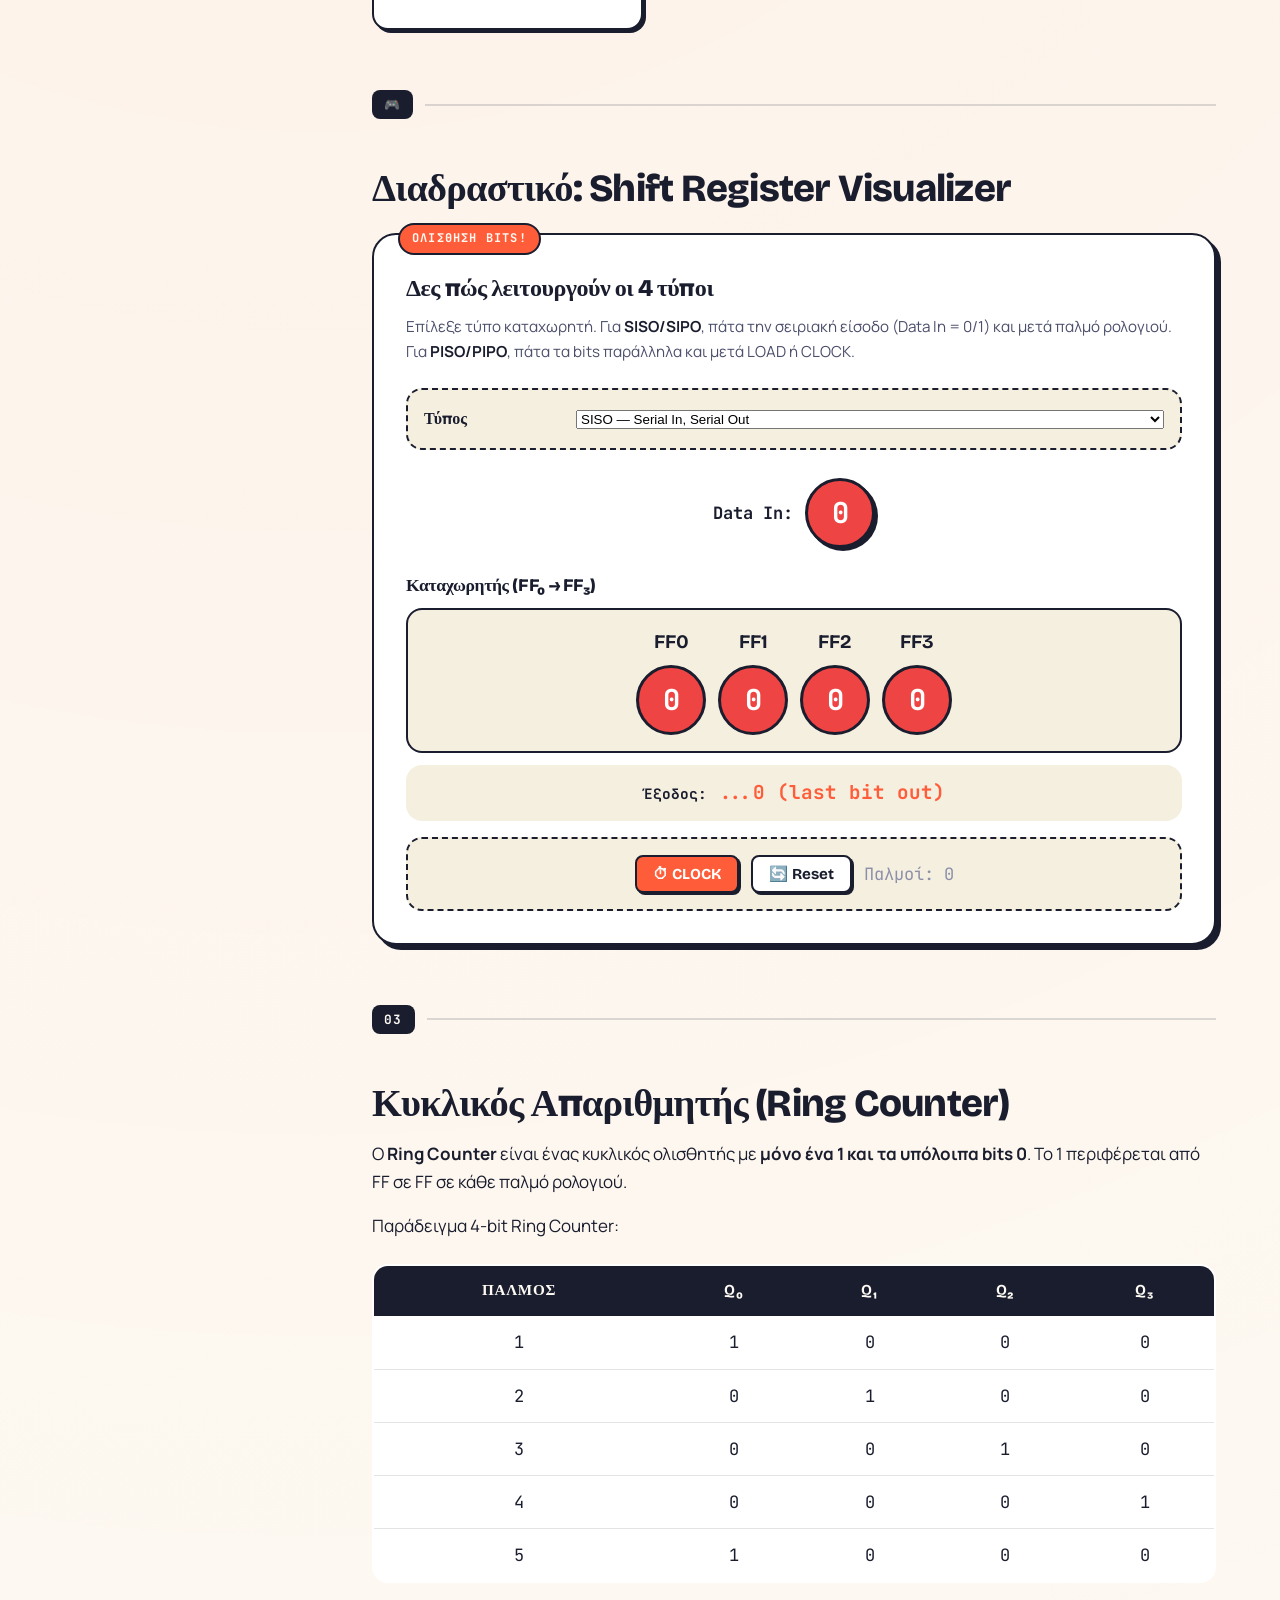
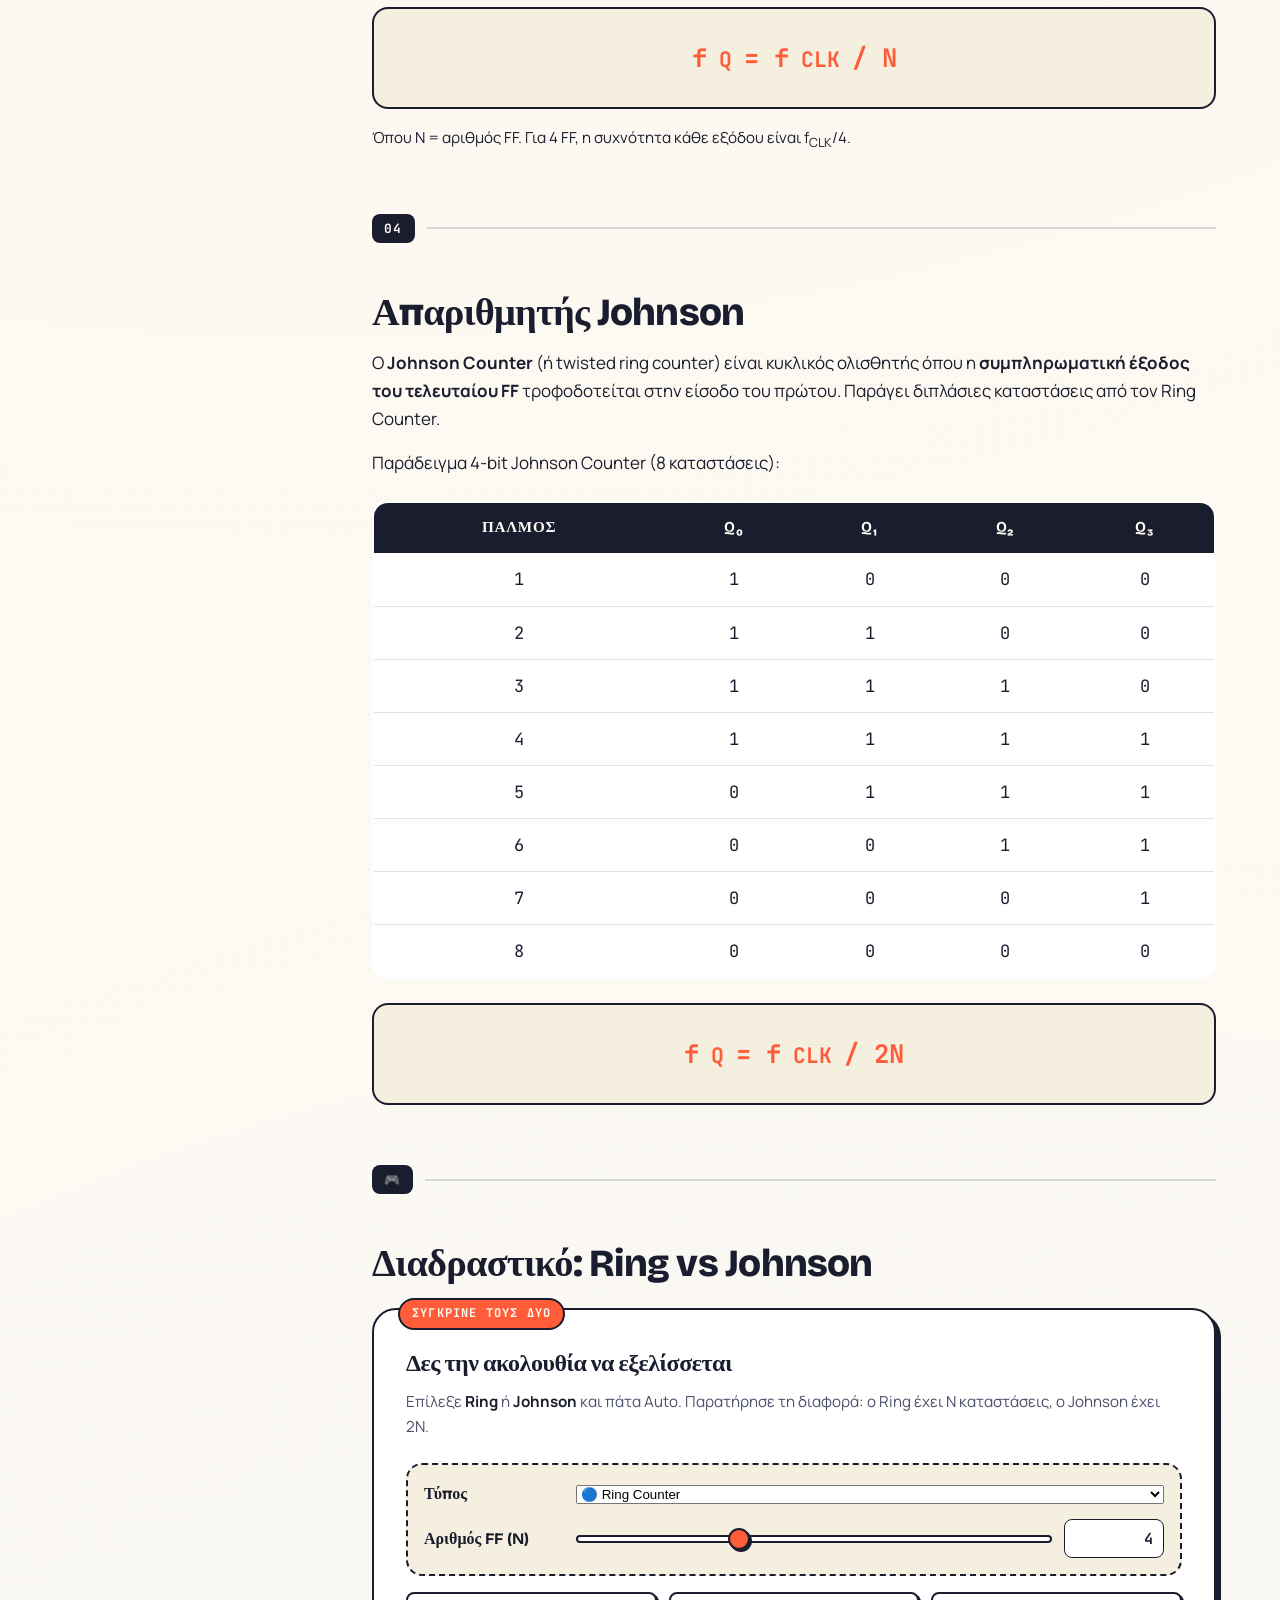
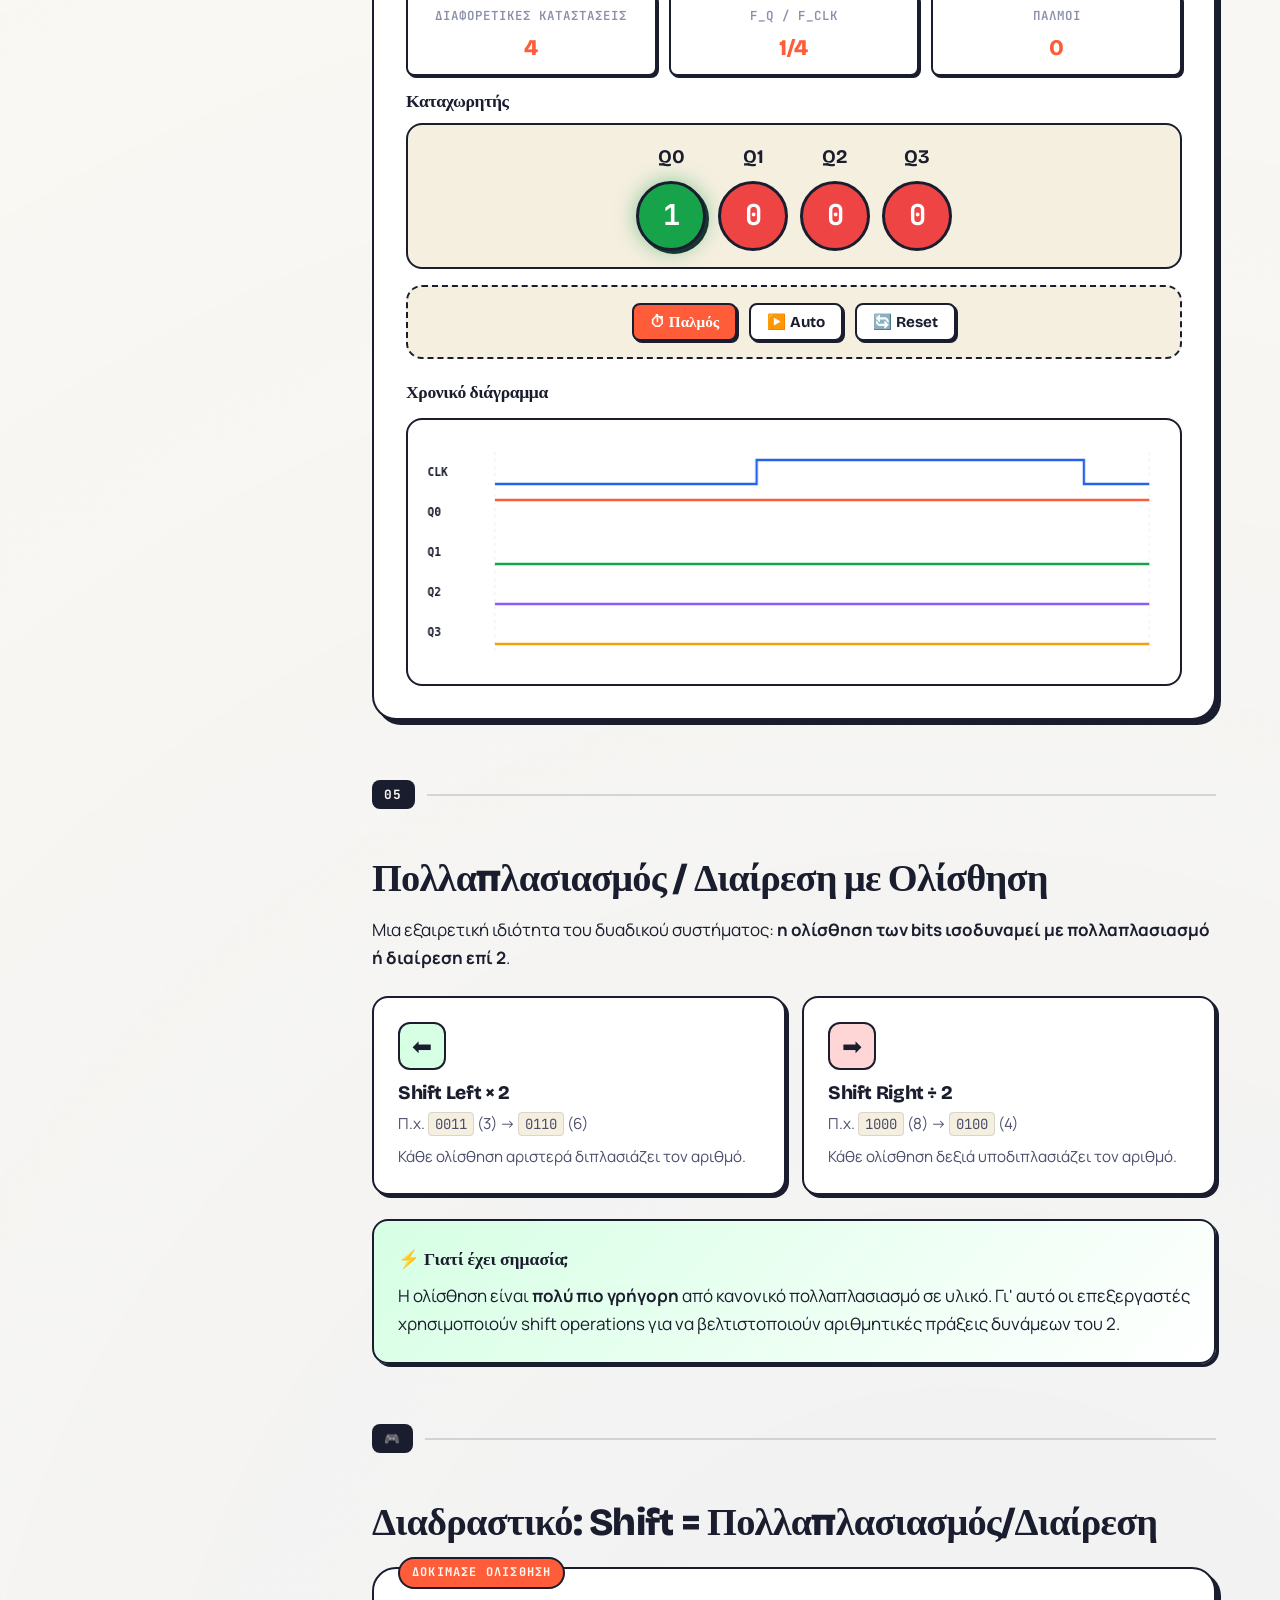
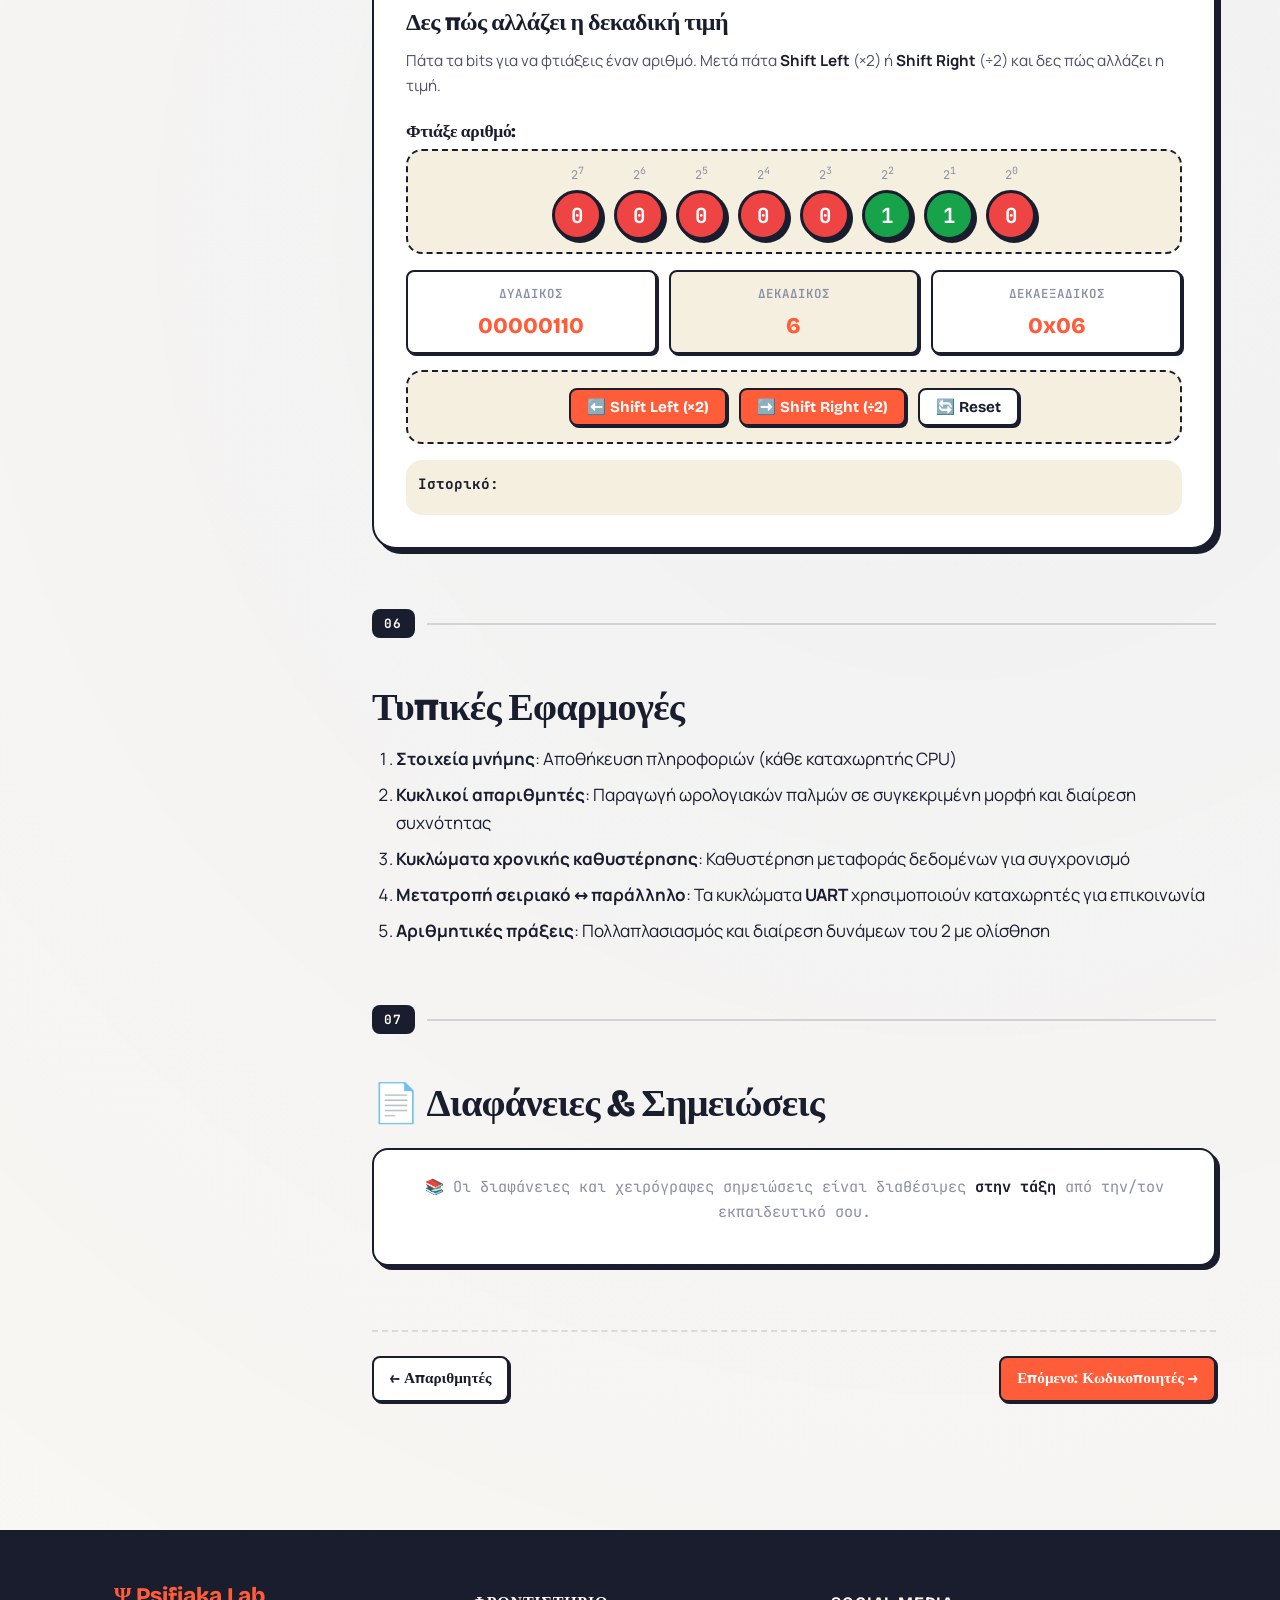
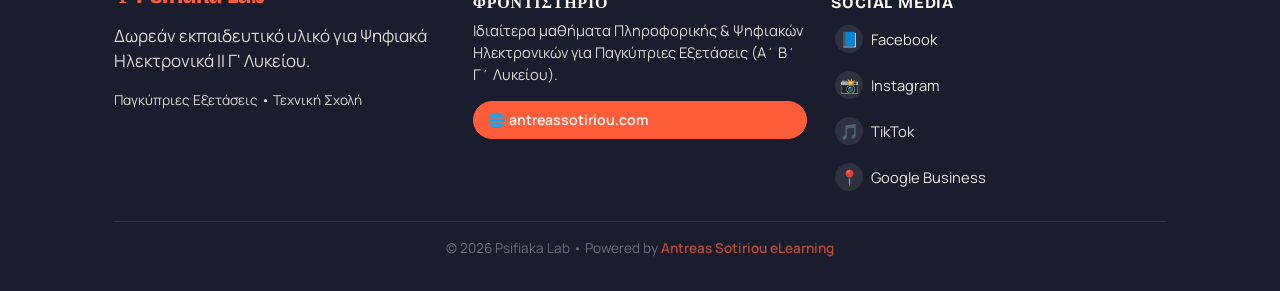
<file: kataxoritres.html>
<!DOCTYPE html>
<html lang="el">
<head>
  <meta charset="UTF-8">
  <meta name="viewport" content="width=device-width, initial-scale=1.0">
  
  <title>Καταχωρητές (Shift Registers) — SISO, SIPO, PISO, PIPO | Psifiaka Lab</title>
  <meta name="description" content="Πλήρης θεωρία για ψηφιακούς καταχωρητές και ολισθητές. Διαδραστικές προσομοιώσεις SISO/SIPO/PISO/PIPO, Ring Counter, Johnson Counter. Ψηφιακά Ηλεκτρονικά ΙΙ Γ' Λυκείου.">
  <meta name="keywords" content="καταχωρητές, shift register, SISO, SIPO, PISO, PIPO, ολισθητής, Ring Counter, Johnson Counter, κυκλικός απαριθμητής, Παγκύπριες Εξετάσεις, Γ Λυκείου, Β Λυκείου, τεχνική σχολή, Κύπρος, ιδιαίτερα μαθήματα, Πληροφορική, Antreas Sotiriou eLearning">
  <link rel="canonical" href="https://psifiakalab.com/kataxoritres.html">
  
  <meta property="og:type" content="article">
  <meta property="og:locale" content="el_GR">
  <meta property="og:title" content="Καταχωρητές — Shift Registers">
  <meta property="og:description" content="Διαδραστικές προσομοιώσεις για SISO, SIPO, PISO, PIPO, Ring & Johnson counters.">
  <meta property="og:url" content="https://psifiakalab.com/kataxoritres.html">
  
  <script type="application/ld+json">
  {
    "@context": "https://schema.org",
    "@type": "LearningResource",
    "name": "Καταχωρητές (Shift Registers)",
    "description": "Θεωρία και διαδραστικές ασκήσεις για καταχωρητές και ολισθητές",
    "educationalLevel": "Γ' Λυκείου",
    "inLanguage": "el",
    "learningResourceType": "Interactive lesson",
    "isPartOf": { "@type": "Course", "name": "Ψηφιακά Ηλεκτρονικά ΙΙ" }
  }
  </script>
  
  <link rel="icon" type="image/svg+xml" href="data:image/svg+xml,%3Csvg xmlns='http://www.w3.org/2000/svg' viewBox='0 0 100 100'%3E%3Crect width='100' height='100' rx='20' fill='%23ff5c39'/%3E%3Ctext x='50' y='68' font-family='monospace' font-size='55' font-weight='700' text-anchor='middle' fill='%231a1d2e'%3EΨ%3C/text%3E%3C/svg%3E">
  <link rel="stylesheet" href="assets/styles.css">
  <link rel="stylesheet" href="assets/chapter-extras.css">
</head>
<body>

  <header class="site-header">
    <nav class="nav-bar" aria-label="Κύρια πλοήγηση">
      <a href="index.html" class="logo"><span class="logo-mark">Ψ</span><span>Psifiaka Lab</span></a>
      <button class="nav-toggle" aria-expanded="false" aria-controls="primary-nav">Μενού ☰</button>
      <ul class="nav-list" id="primary-nav">
        <li><a href="index.html">Αρχική</a></li>
        <li><a href="flip-flop.html">1. Φλιπ-Φλοπ</a></li>
        <li><a href="kyklomata-palmon.html">2. Πολυδονητές</a></li>
        <li><a href="logikes-oikogeneies.html">3. Λογικές Οικογένειες</a></li>
        <li><a href="apariomites.html">4. Απαριθμητές</a></li>
        <li><a href="kataxoritres.html">5. Καταχωρητές</a></li>
        <li><a href="kodikopoiites.html">6. Κωδικοποιητές</a></li>
        <li><a href="sygkrites.html">7. Συγκριτές</a></li>
        <li><a href="psifio-isotimias.html">8. Ψηφίο Ισοτιμίας</a></li>
        <li><a href="polyplektes.html">9. Πολυπλέκτες</a></li>
        <li><a href="metatropes-da-ad.html">10. Μετατροπείς D/A &amp; A/D</a></li>
      </ul>
    </nav>
  </header>

  <div class="chapter-layout">
    
    <aside class="chapter-sidebar">
      <h4>Σε αυτό το κεφάλαιο</h4>
      <ul>
        <li><a href="#eisagogi">Εισαγωγή</a></li>
        <li><a href="#typoi">Οι 4 βασικοί τύποι</a></li>
        <li><a href="#diadrastiko-shift">🎮 Shift Register Visualizer</a></li>
        <li><a href="#ring">Κυκλικός Απαριθμητής</a></li>
        <li><a href="#johnson">Απαριθμητής Johnson</a></li>
        <li><a href="#diadrastiko-ring">🎮 Ring vs Johnson</a></li>
        <li><a href="#multiply">Πολλαπλασιασμός με Ολίσθηση</a></li>
        <li><a href="#diadrastiko-mult">🎮 Shift = ×2 ή ÷2</a></li>
        <li><a href="#efarmoges">Εφαρμογές</a></li>
        <li><a href="#pdf">📄 Διαφάνειες</a></li>
      </ul>
    </aside>

    <main class="chapter-content">
      
      <header class="chapter-hero">
        <span class="chapter-num">Κεφάλαιο 05</span>
        <h1>Καταχωρητές (Shift Registers)</h1>
        <p class="lede">
          Οι <strong>καταχωρητές</strong> είναι ομάδες Φλιπ-Φλοπ που <strong>αποθηκεύουν και
          μεταφέρουν δεδομένα</strong>. Όταν έχουν δυνατότητα ολίσθησης ονομάζονται
          <strong>ολισθητές (shift registers)</strong> — αποτελούν τον σκελετό κάθε
          σύγχρονου επεξεργαστή.
        </p>
      </header>

      <section id="eisagogi">
        <div class="section-divider"><span class="badge">01</span></div>
        <h2>Τι είναι ο καταχωρητής;</h2>
        <p>
          Ο καταχωρητής είναι ένα ακολουθιακό λογικό κύκλωμα κατασκευασμένο από
          <strong>N Φλιπ-Φλοπ σε σειρά</strong>, που μπορεί να αποθηκεύσει N bits.
          Οι καταχωρητές με δυνατότητα ολίσθησης ονομάζονται <strong>ολισθητές</strong>,
          ενώ αυτοί χωρίς ολίσθηση λέγονται <strong>στατικοί καταχωρητές</strong>.
        </p>

        <div class="callout callout--info">
          <div class="callout-title">💡 Πού τους συναντάμε;</div>
          <p style="margin: 0;">
            Σε CPUs (αποθηκεύουν τα ενδιάμεσα αποτελέσματα), σε διαύλους επικοινωνίας
            (μετατροπή σειριακό↔παράλληλο), σε καθυστερητές σήματος, και ως οδηγοί
            για 7-segment displays.
          </p>
        </div>
      </section>

      <section id="typoi">
        <div class="section-divider"><span class="badge">02</span></div>
        <h2>Οι 4 Βασικοί Τύποι Καταχωρητών</h2>
        <p>
          Ταξινομούνται με βάση το πώς <strong>μπαίνουν</strong> και <strong>βγαίνουν</strong>
          τα δεδομένα: σε σειρά (serial) ή παράλληλα (parallel).
        </p>
        
        <div class="cat-grid">
          <div class="cat-card">
            <div class="cat-icon" style="background:#d6e4ff;">→→</div>
            <h3>SISO</h3>
            <p style="font-size: 0.85rem;"><strong>Serial In - Serial Out</strong></p>
            <p>Bits μπαίνουν ένα-ένα και βγαίνουν ένα-ένα. Λειτουργεί ως καθυστερητής σήματος.</p>
          </div>
          <div class="cat-card">
            <div class="cat-icon" style="background:#d6ffe4;">→⫶</div>
            <h3>SIPO</h3>
            <p style="font-size: 0.85rem;"><strong>Serial In - Parallel Out</strong></p>
            <p>Bits μπαίνουν σειριακά, διαβάζονται όλα μαζί. Σειριακό → Παράλληλο.</p>
          </div>
          <div class="cat-card">
            <div class="cat-icon" style="background:#ffd6e4;">⫶→</div>
            <h3>PISO</h3>
            <p style="font-size: 0.85rem;"><strong>Parallel In - Serial Out</strong></p>
            <p>Bits φορτώνονται μαζί, βγαίνουν ένα-ένα. Παράλληλο → Σειριακό.</p>
          </div>
          <div class="cat-card">
            <div class="cat-icon" style="background:#fff4d6;">⫶⫶</div>
            <h3>PIPO</h3>
            <p style="font-size: 0.85rem;"><strong>Parallel In - Parallel Out</strong></p>
            <p>Όλα μαζί μέσα, όλα μαζί έξω. Στατικός καταχωρητής (αποθήκευση).</p>
          </div>
        </div>
      </section>

      <section id="diadrastiko-shift">
        <div class="section-divider"><span class="badge">🎮</span></div>
        <h2>Διαδραστικό: Shift Register Visualizer</h2>
        
        <div class="interactive">
          <span class="interactive-label">Ολίσθηση bits!</span>
          <h3>Δες πώς λειτουργούν οι 4 τύποι</h3>
          <p class="interactive-explainer">
            Επίλεξε τύπο καταχωρητή. Για <strong>SISO/SIPO</strong>, πάτα την σειριακή είσοδο
            (Data In = 0/1) και μετά παλμό ρολογιού. Για <strong>PISO/PIPO</strong>, πάτα τα bits
            παράλληλα και μετά LOAD ή CLOCK.
          </p>
          
          <div class="sliders">
            <div class="slider-row">
              <label for="sr-type">Τύπος</label>
              <select id="sr-type" class="select-input" style="grid-column: 2 / span 2;">
                <option value="siso">SISO — Serial In, Serial Out</option>
                <option value="sipo">SIPO — Serial In, Parallel Out</option>
                <option value="piso">PISO — Parallel In, Serial Out</option>
                <option value="pipo">PIPO — Parallel In, Parallel Out</option>
              </select>
            </div>
          </div>
          
          <!-- Serial input controls (for SISO, SIPO) -->
          <div id="sr-serial-input" style="display:flex;gap:var(--s-3);align-items:center;justify-content:center;padding:var(--s-3);">
            <span class="mono" style="font-weight:700;">Data In:</span>
            <button class="bit-btn" id="sr-din" data-bit="0">0</button>
          </div>
          
          <!-- Parallel input controls (for PISO, PIPO) -->
          <div id="sr-parallel-input" style="display:none;flex-direction:column;gap:var(--s-2);padding:var(--s-3);background:var(--c-bg-soft);border:2px dashed var(--c-ink);border-radius:var(--r-md);margin:var(--s-3) 0;">
            <div class="mono" style="font-weight:700;text-align:center;">Παράλληλη είσοδος (D₀ ... D₃):</div>
            <div id="sr-parallel-bits" style="display:flex;gap:var(--s-3);justify-content:center;flex-wrap:wrap;">
              <!-- Generated by JS -->
            </div>
          </div>
          
          <h4>Καταχωρητής (FF₀ → FF₃)</h4>
          <div class="ff-led-row" id="sr-ff-row">
            <!-- Generated by JS -->
          </div>
          
          <!-- Output display -->
          <div id="sr-output" style="text-align:center;padding:var(--s-3);background:var(--c-bg-soft);border-radius:var(--r-md);font-family:var(--f-mono);">
            <span style="font-weight:700;font-size:0.9rem;">Έξοδος:</span> <span id="sr-out-val" style="font-size:1.2rem;font-weight:700;color:var(--c-primary);">0000</span>
          </div>
          
          <div class="clock-controls">
            <button class="btn btn--primary" id="sr-clock">⏱ CLOCK</button>
            <button class="btn" id="sr-load" style="display:none;">📥 LOAD</button>
            <button class="btn" id="sr-reset">🔄 Reset</button>
            <span class="mono muted" id="sr-pulses">Παλμοί: 0</span>
          </div>
        </div>
      </section>

      <section id="ring">
        <div class="section-divider"><span class="badge">03</span></div>
        <h2>Κυκλικός Απαριθμητής (Ring Counter)</h2>
        <p>
          Ο <strong>Ring Counter</strong> είναι ένας κυκλικός ολισθητής με <strong>μόνο ένα 1
          και τα υπόλοιπα bits 0</strong>. Το 1 περιφέρεται από FF σε FF σε κάθε παλμό ρολογιού.
        </p>
        <p>Παράδειγμα 4-bit Ring Counter:</p>
        <table>
          <thead><tr><th>Παλμός</th><th>Q₀</th><th>Q₁</th><th>Q₂</th><th>Q₃</th></tr></thead>
          <tbody>
            <tr><td>1</td><td>1</td><td>0</td><td>0</td><td>0</td></tr>
            <tr><td>2</td><td>0</td><td>1</td><td>0</td><td>0</td></tr>
            <tr><td>3</td><td>0</td><td>0</td><td>1</td><td>0</td></tr>
            <tr><td>4</td><td>0</td><td>0</td><td>0</td><td>1</td></tr>
            <tr><td>5</td><td>1</td><td>0</td><td>0</td><td>0</td></tr>
          </tbody>
        </table>
        
        <div class="formula-block">
          <div class="formula formula--big">f<sub>Q</sub> = f<sub>CLK</sub> / N</div>
        </div>
        <p style="font-size:0.95rem;">
          Όπου N = αριθμός FF. Για 4 FF, η συχνότητα κάθε εξόδου είναι f<sub>CLK</sub>/4.
        </p>
      </section>

      <section id="johnson">
        <div class="section-divider"><span class="badge">04</span></div>
        <h2>Απαριθμητής Johnson</h2>
        <p>
          Ο <strong>Johnson Counter</strong> (ή twisted ring counter) είναι κυκλικός ολισθητής
          όπου η <strong>συμπληρωματική έξοδος του τελευταίου FF</strong> τροφοδοτείται στην είσοδο
          του πρώτου. Παράγει διπλάσιες καταστάσεις από τον Ring Counter.
        </p>
        <p>Παράδειγμα 4-bit Johnson Counter (8 καταστάσεις):</p>
        <table>
          <thead><tr><th>Παλμός</th><th>Q₀</th><th>Q₁</th><th>Q₂</th><th>Q₃</th></tr></thead>
          <tbody>
            <tr><td>1</td><td>1</td><td>0</td><td>0</td><td>0</td></tr>
            <tr><td>2</td><td>1</td><td>1</td><td>0</td><td>0</td></tr>
            <tr><td>3</td><td>1</td><td>1</td><td>1</td><td>0</td></tr>
            <tr><td>4</td><td>1</td><td>1</td><td>1</td><td>1</td></tr>
            <tr><td>5</td><td>0</td><td>1</td><td>1</td><td>1</td></tr>
            <tr><td>6</td><td>0</td><td>0</td><td>1</td><td>1</td></tr>
            <tr><td>7</td><td>0</td><td>0</td><td>0</td><td>1</td></tr>
            <tr><td>8</td><td>0</td><td>0</td><td>0</td><td>0</td></tr>
          </tbody>
        </table>
        
        <div class="formula-block">
          <div class="formula formula--big">f<sub>Q</sub> = f<sub>CLK</sub> / 2N</div>
        </div>
      </section>

      <section id="diadrastiko-ring">
        <div class="section-divider"><span class="badge">🎮</span></div>
        <h2>Διαδραστικό: Ring vs Johnson</h2>
        
        <div class="interactive">
          <span class="interactive-label">Σύγκρινε τους δύο</span>
          <h3>Δες την ακολουθία να εξελίσσεται</h3>
          <p class="interactive-explainer">
            Επίλεξε <strong>Ring</strong> ή <strong>Johnson</strong> και πάτα Auto. Παρατήρησε
            τη διαφορά: ο Ring έχει N καταστάσεις, ο Johnson έχει 2N.
          </p>
          
          <div class="sliders">
            <div class="slider-row">
              <label for="rj-type">Τύπος</label>
              <select id="rj-type" class="select-input" style="grid-column: 2 / span 2;">
                <option value="ring">🔵 Ring Counter</option>
                <option value="johnson">🔄 Johnson Counter</option>
              </select>
            </div>
            <div class="slider-row">
              <label for="rj-N">Αριθμός FF (N)</label>
              <input type="range" id="rj-N" min="3" max="6" step="1" value="4">
              <output id="rj-N-val" class="mono">4</output>
            </div>
          </div>
          
          <div class="results-grid">
            <div class="result-card"><div class="result-label">Διαφορετικές καταστάσεις</div><div class="result-value" id="rj-states">4</div></div>
            <div class="result-card"><div class="result-label">f_Q / f_CLK</div><div class="result-value" id="rj-freq">1/4</div></div>
            <div class="result-card"><div class="result-label">Παλμοί</div><div class="result-value" id="rj-pulses">0</div></div>
          </div>
          
          <h4>Καταχωρητής</h4>
          <div class="ff-led-row" id="rj-ff-row">
            <!-- Generated by JS -->
          </div>
          
          <div class="clock-controls">
            <button class="btn btn--primary" id="rj-clock">⏱ Παλμός</button>
            <button class="btn" id="rj-auto">▶️ Auto</button>
            <button class="btn" id="rj-reset">🔄 Reset</button>
          </div>

          <h4 style="margin-top: var(--s-5);">Χρονικό διάγραμμα</h4>
          <div class="timing-canvas-wrap">
            <canvas class="timing-canvas" id="rj-canvas" width="800" height="240"></canvas>
          </div>
        </div>
      </section>

      <section id="multiply">
        <div class="section-divider"><span class="badge">05</span></div>
        <h2>Πολλαπλασιασμός / Διαίρεση με Ολίσθηση</h2>
        <p>
          Μια εξαιρετική ιδιότητα του δυαδικού συστήματος: <strong>η ολίσθηση των bits ισοδυναμεί
          με πολλαπλασιασμό ή διαίρεση επί 2</strong>.
        </p>
        
        <div class="cat-grid">
          <div class="cat-card">
            <div class="cat-icon" style="background:#d6ffe4;">⬅️</div>
            <h3>Shift Left × 2</h3>
            <p>Π.χ. <code>0011</code> (3) → <code>0110</code> (6)</p>
            <p>Κάθε ολίσθηση αριστερά διπλασιάζει τον αριθμό.</p>
          </div>
          <div class="cat-card">
            <div class="cat-icon" style="background:#ffd6d6;">➡️</div>
            <h3>Shift Right ÷ 2</h3>
            <p>Π.χ. <code>1000</code> (8) → <code>0100</code> (4)</p>
            <p>Κάθε ολίσθηση δεξιά υποδιπλασιάζει τον αριθμό.</p>
          </div>
        </div>

        <div class="callout callout--tip">
          <div class="callout-title">⚡ Γιατί έχει σημασία;</div>
          <p style="margin: 0;">
            Η ολίσθηση είναι <strong>πολύ πιο γρήγορη</strong> από κανονικό πολλαπλασιασμό
            σε υλικό. Γι' αυτό οι επεξεργαστές χρησιμοποιούν shift operations για να
            βελτιστοποιούν αριθμητικές πράξεις δυνάμεων του 2.
          </p>
        </div>
      </section>

      <section id="diadrastiko-mult">
        <div class="section-divider"><span class="badge">🎮</span></div>
        <h2>Διαδραστικό: Shift = Πολλαπλασιασμός/Διαίρεση</h2>
        
        <div class="interactive">
          <span class="interactive-label">Δοκίμασε ολίσθηση</span>
          <h3>Δες πώς αλλάζει η δεκαδική τιμή</h3>
          <p class="interactive-explainer">
            Πάτα τα bits για να φτιάξεις έναν αριθμό. Μετά πάτα <strong>Shift Left</strong>
            (×2) ή <strong>Shift Right</strong> (÷2) και δες πώς αλλάζει η τιμή.
          </p>
          
          <h4>Φτιάξε αριθμό:</h4>
          <div id="ms-bit-input" style="display:flex;gap:var(--s-3);justify-content:center;padding:var(--s-3);background:var(--c-bg-soft);border:2px dashed var(--c-ink);border-radius:var(--r-md);">
            <!-- Generated by JS -->
          </div>
          
          <div class="results-grid">
            <div class="result-card"><div class="result-label">Δυαδικός</div><div class="result-value mono" id="ms-bin" style="font-size:1.4rem;">00000110</div></div>
            <div class="result-card" style="background:var(--c-bg-soft);"><div class="result-label">Δεκαδικός</div><div class="result-value" id="ms-dec">6</div></div>
            <div class="result-card"><div class="result-label">Δεκαεξαδικός</div><div class="result-value mono" id="ms-hex">0x06</div></div>
          </div>
          
          <div class="clock-controls">
            <button class="btn btn--primary" id="ms-left">⬅️ Shift Left (×2)</button>
            <button class="btn btn--primary" id="ms-right">➡️ Shift Right (÷2)</button>
            <button class="btn" id="ms-reset">🔄 Reset</button>
          </div>
          
          <div id="ms-history" style="margin-top:var(--s-4);padding:var(--s-3);background:var(--c-bg-soft);border-radius:var(--r-md);font-family:var(--f-mono);font-size:0.9rem;max-height:120px;overflow-y:auto;">
            <strong>Ιστορικό:</strong>
            <div id="ms-log" style="margin-top:8px;color:var(--c-ink-soft);"></div>
          </div>
        </div>
      </section>

      <section id="efarmoges">
        <div class="section-divider"><span class="badge">06</span></div>
        <h2>Τυπικές Εφαρμογές</h2>
        <ol>
          <li><strong>Στοιχεία μνήμης</strong>: Αποθήκευση πληροφοριών (κάθε καταχωρητής CPU)</li>
          <li><strong>Κυκλικοί απαριθμητές</strong>: Παραγωγή ωρολογιακών παλμών σε συγκεκριμένη μορφή και διαίρεση συχνότητας</li>
          <li><strong>Κυκλώματα χρονικής καθυστέρησης</strong>: Καθυστέρηση μεταφοράς δεδομένων για συγχρονισμό</li>
          <li><strong>Μετατροπή σειριακό ↔ παράλληλο</strong>: Τα κυκλώματα <strong>UART</strong> χρησιμοποιούν καταχωρητές για επικοινωνία</li>
          <li><strong>Αριθμητικές πράξεις</strong>: Πολλαπλασιασμός και διαίρεση δυνάμεων του 2 με ολίσθηση</li>
        </ol>
      </section>

      <section id="pdf">
        <div class="section-divider"><span class="badge">07</span></div>
        <h2>📄 Διαφάνειες &amp; Σημειώσεις</h2>
        
                <div class="pdf-embed-wrap" style="padding: var(--s-5); text-align: center;">
          <p style="font-family: var(--f-mono); color: var(--c-muted); font-size: 0.95rem;">
            📚 Οι διαφάνειες και χειρόγραφες σημειώσεις είναι διαθέσιμες <strong>στην τάξη</strong> από την/τον εκπαιδευτικό σου.
          </p>
        </div>
      </section>

      <nav style="display: flex; justify-content: space-between; margin-top: var(--s-8); padding-top: var(--s-5); border-top: 2px dashed var(--c-shadow); gap: var(--s-3); flex-wrap: wrap;">
        <a href="apariomites.html" class="btn">← Απαριθμητές</a>
        <a href="kodikopoiites.html" class="btn btn--primary">Επόμενο: Κωδικοποιητές →</a>
      </nav>
      
    </main>
  </div>

    <footer class="site-footer">
    <div class="container">
      <div class="footer-grid">
        
        <div class="footer-col">
          <div class="footer-mark">Ψ Psifiaka Lab</div>
          <p>Δωρεάν εκπαιδευτικό υλικό για Ψηφιακά Ηλεκτρονικά ΙΙ Γ' Λυκείου.</p>
          <p style="margin-top:0.5rem; font-size:0.85rem; opacity:0.85;">Παγκύπριες Εξετάσεις • Τεχνική Σχολή</p>
        </div>
        
        <div class="footer-col">
          <h4 class="footer-title">Φροντιστήριο</h4>
          <p style="font-size:0.92rem;">Ιδιαίτερα μαθήματα Πληροφορικής &amp; Ψηφιακών Ηλεκτρονικών για Παγκύπριες Εξετάσεις (Α΄ Β΄ Γ΄ Λυκείου).</p>
          <a href="https://www.antreassotiriou.com/" target="_blank" rel="noopener" class="footer-link footer-link--cta">
            🌐 antreassotiriou.com
          </a>
        </div>
        
        <div class="footer-col">
          <h4 class="footer-title">Social Media</h4>
          <ul class="footer-social">
            <li>
              <a href="https://www.facebook.com/profile.php?id=61583083336971" target="_blank" rel="noopener" aria-label="Facebook">
                <span class="social-icon">📘</span> Facebook
              </a>
            </li>
            <li>
              <a href="https://www.instagram.com/pagkypriesonline/" target="_blank" rel="noopener" aria-label="Instagram">
                <span class="social-icon">📸</span> Instagram
              </a>
            </li>
            <li>
              <a href="https://www.tiktok.com/@pagkypriesonline" target="_blank" rel="noopener" aria-label="TikTok">
                <span class="social-icon">🎵</span> TikTok
              </a>
            </li>
            <li>
              <a href="https://share.google/84mqAqnpcEjChqpGW" target="_blank" rel="noopener" aria-label="Google Business">
                <span class="social-icon">📍</span> Google Business
              </a>
            </li>
          </ul>
        </div>
        
      </div>
      
      <div class="footer-bottom">
        <p class="muted" style="font-size: 0.85rem;">© 2026 Psifiaka Lab • Powered by <a href="https://www.antreassotiriou.com/" target="_blank" rel="noopener" style="color:var(--c-primary); text-decoration:none; font-weight:600;">Antreas Sotiriou eLearning</a></p>
      </div>
    </div>
  </footer>

  <script src="assets/script.js"></script>
  <script src="assets/registers.js"></script>
</body>
</html>
</file>
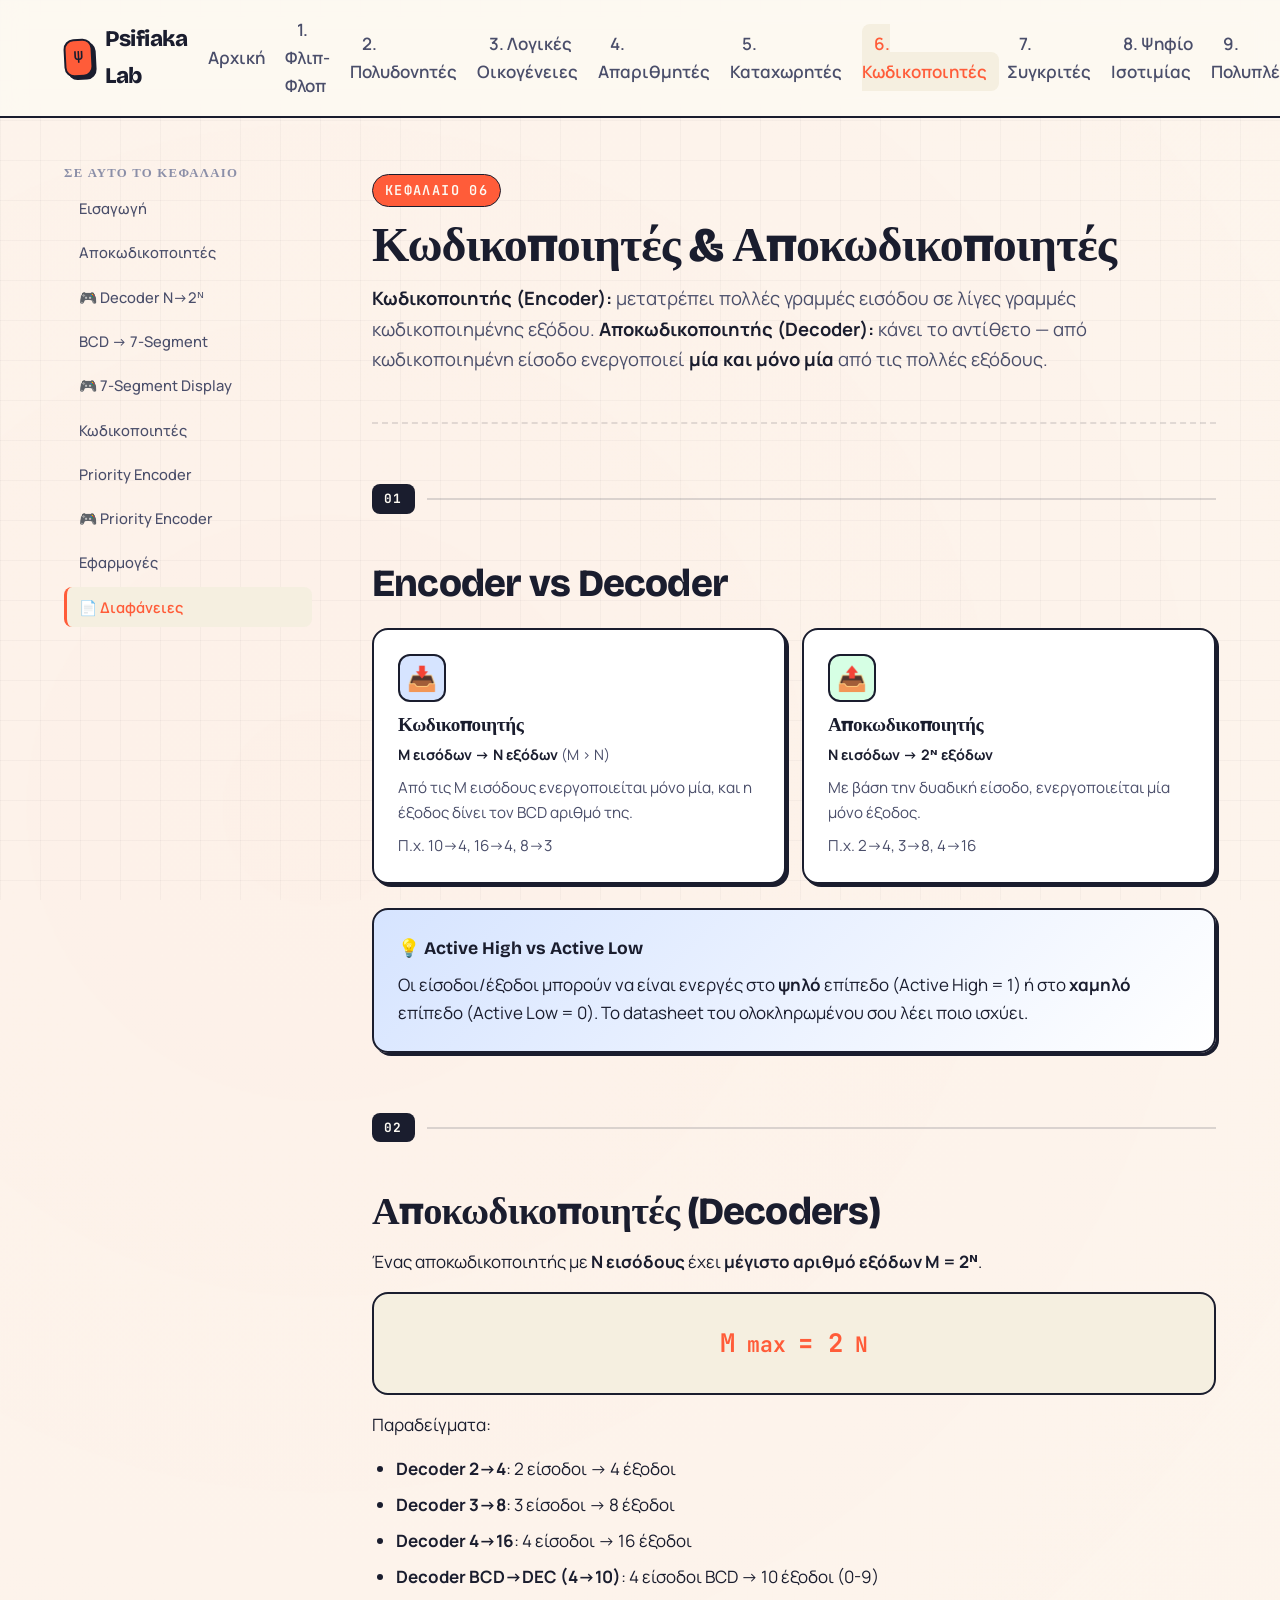
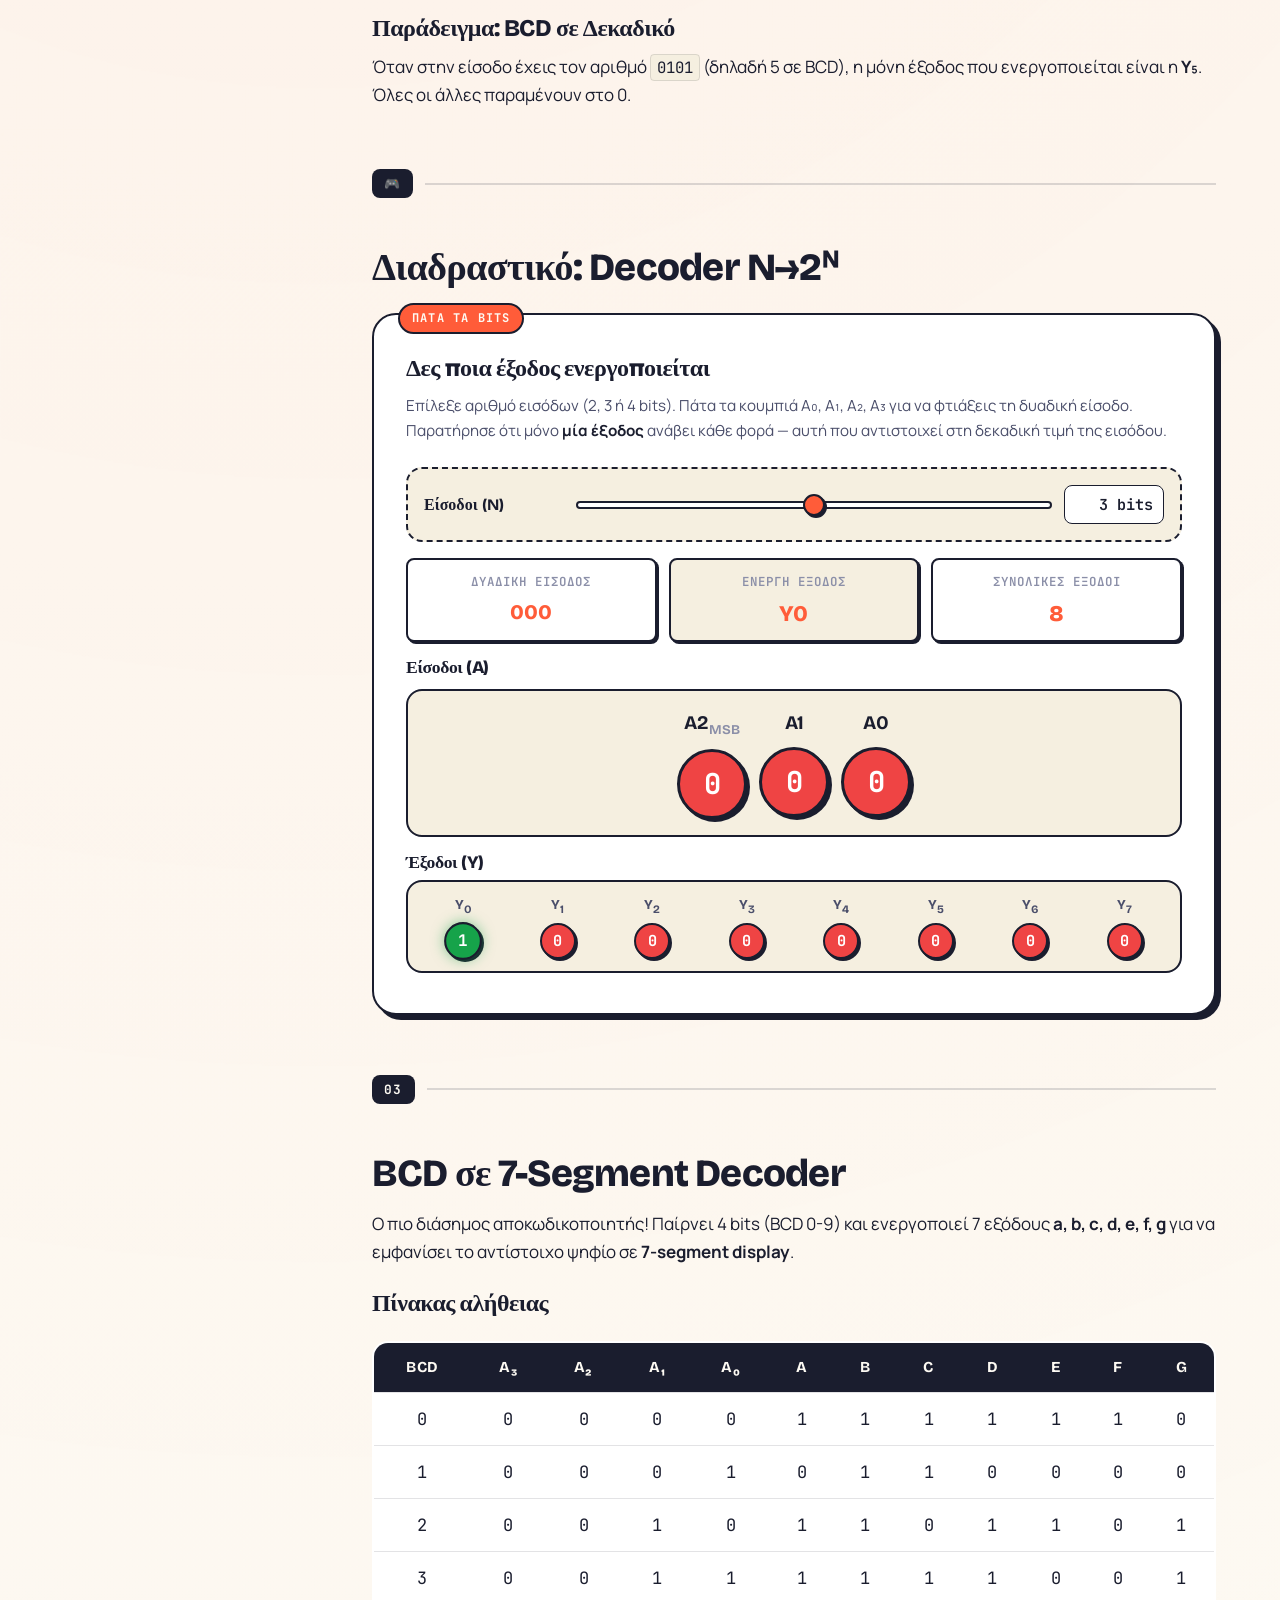
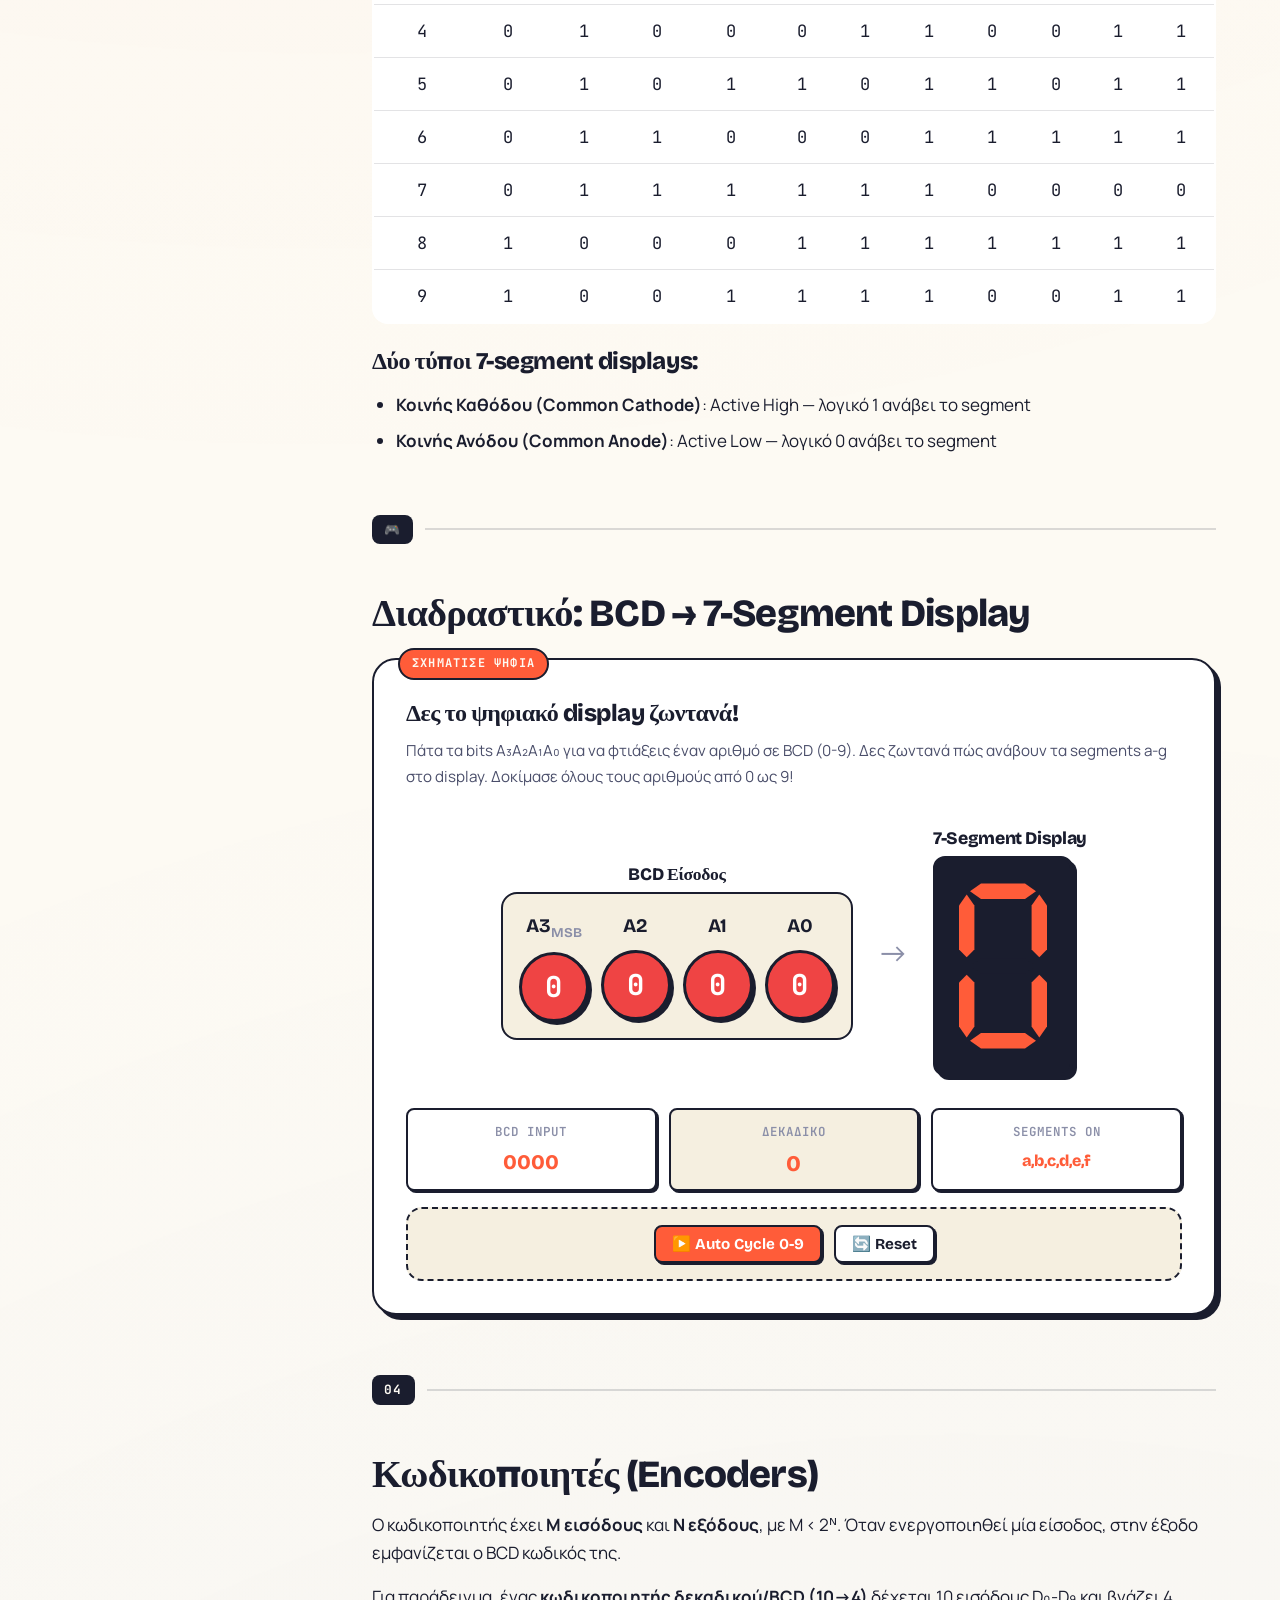
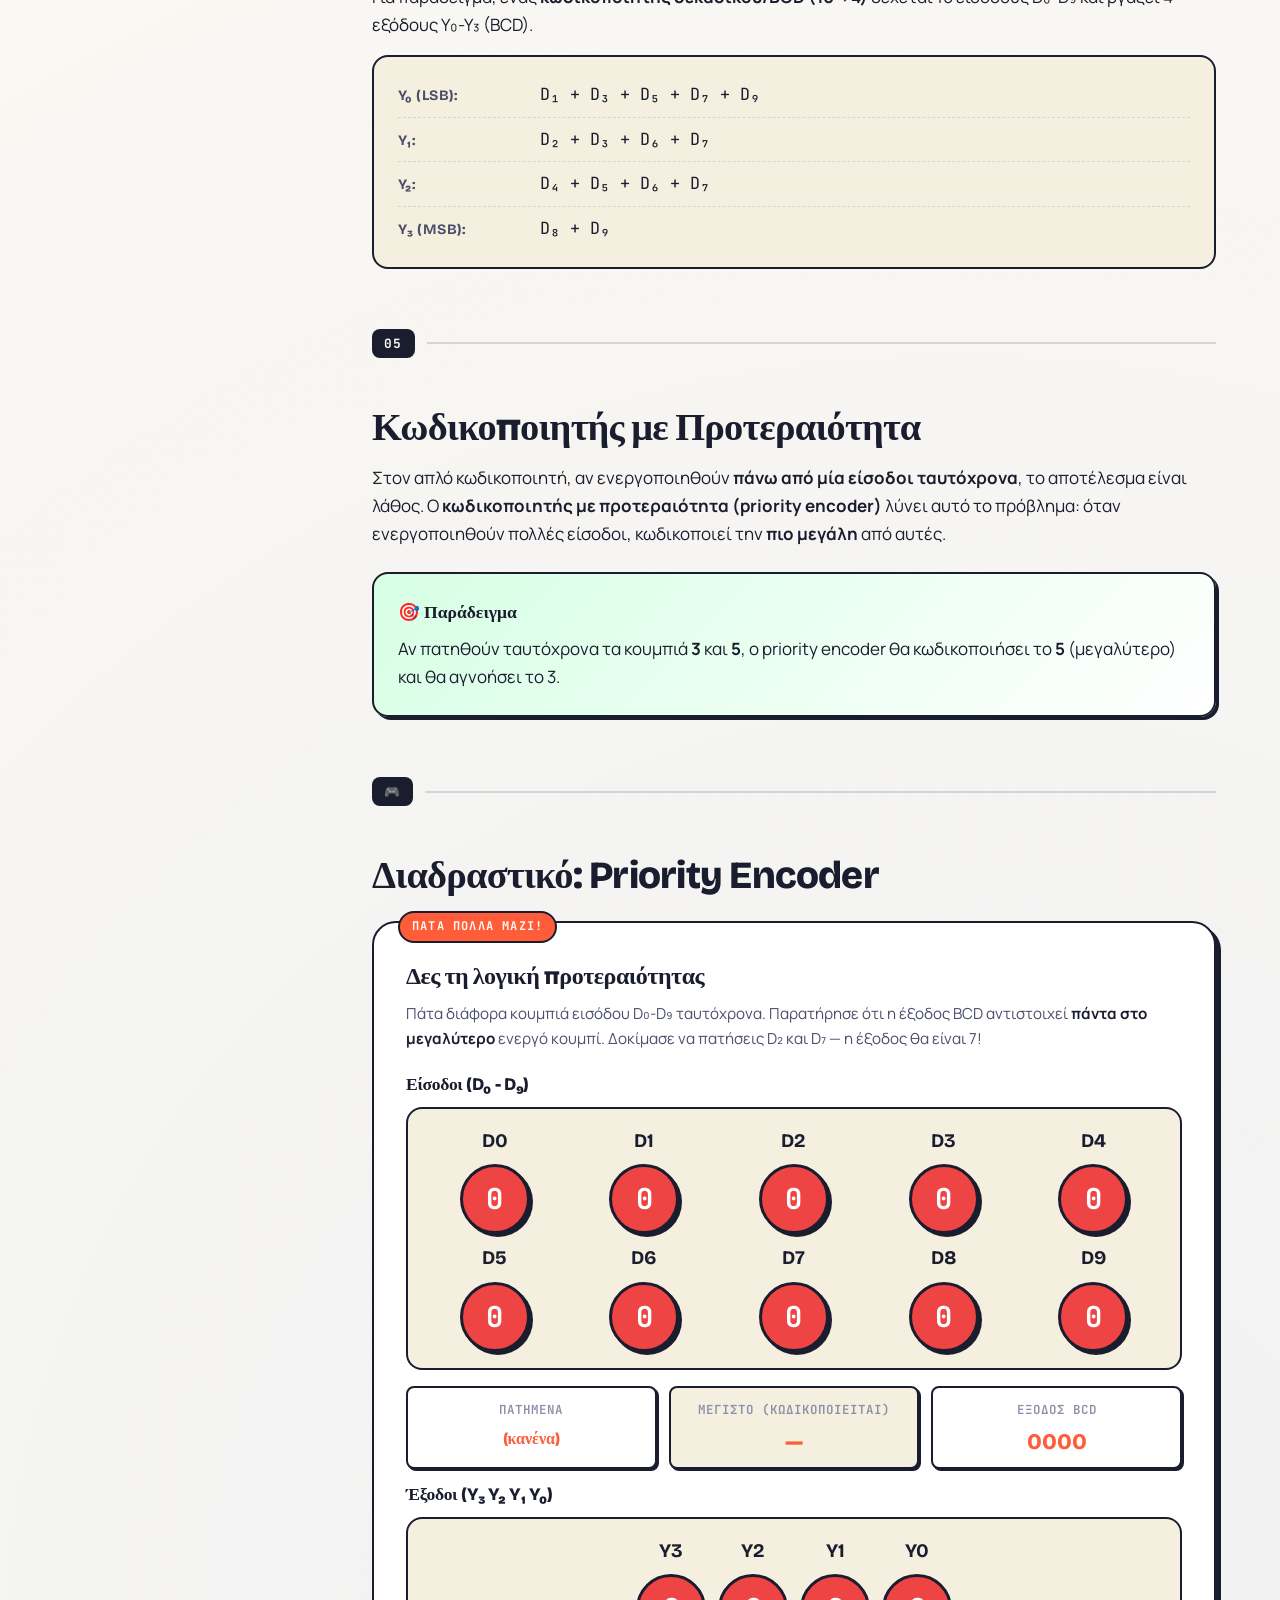
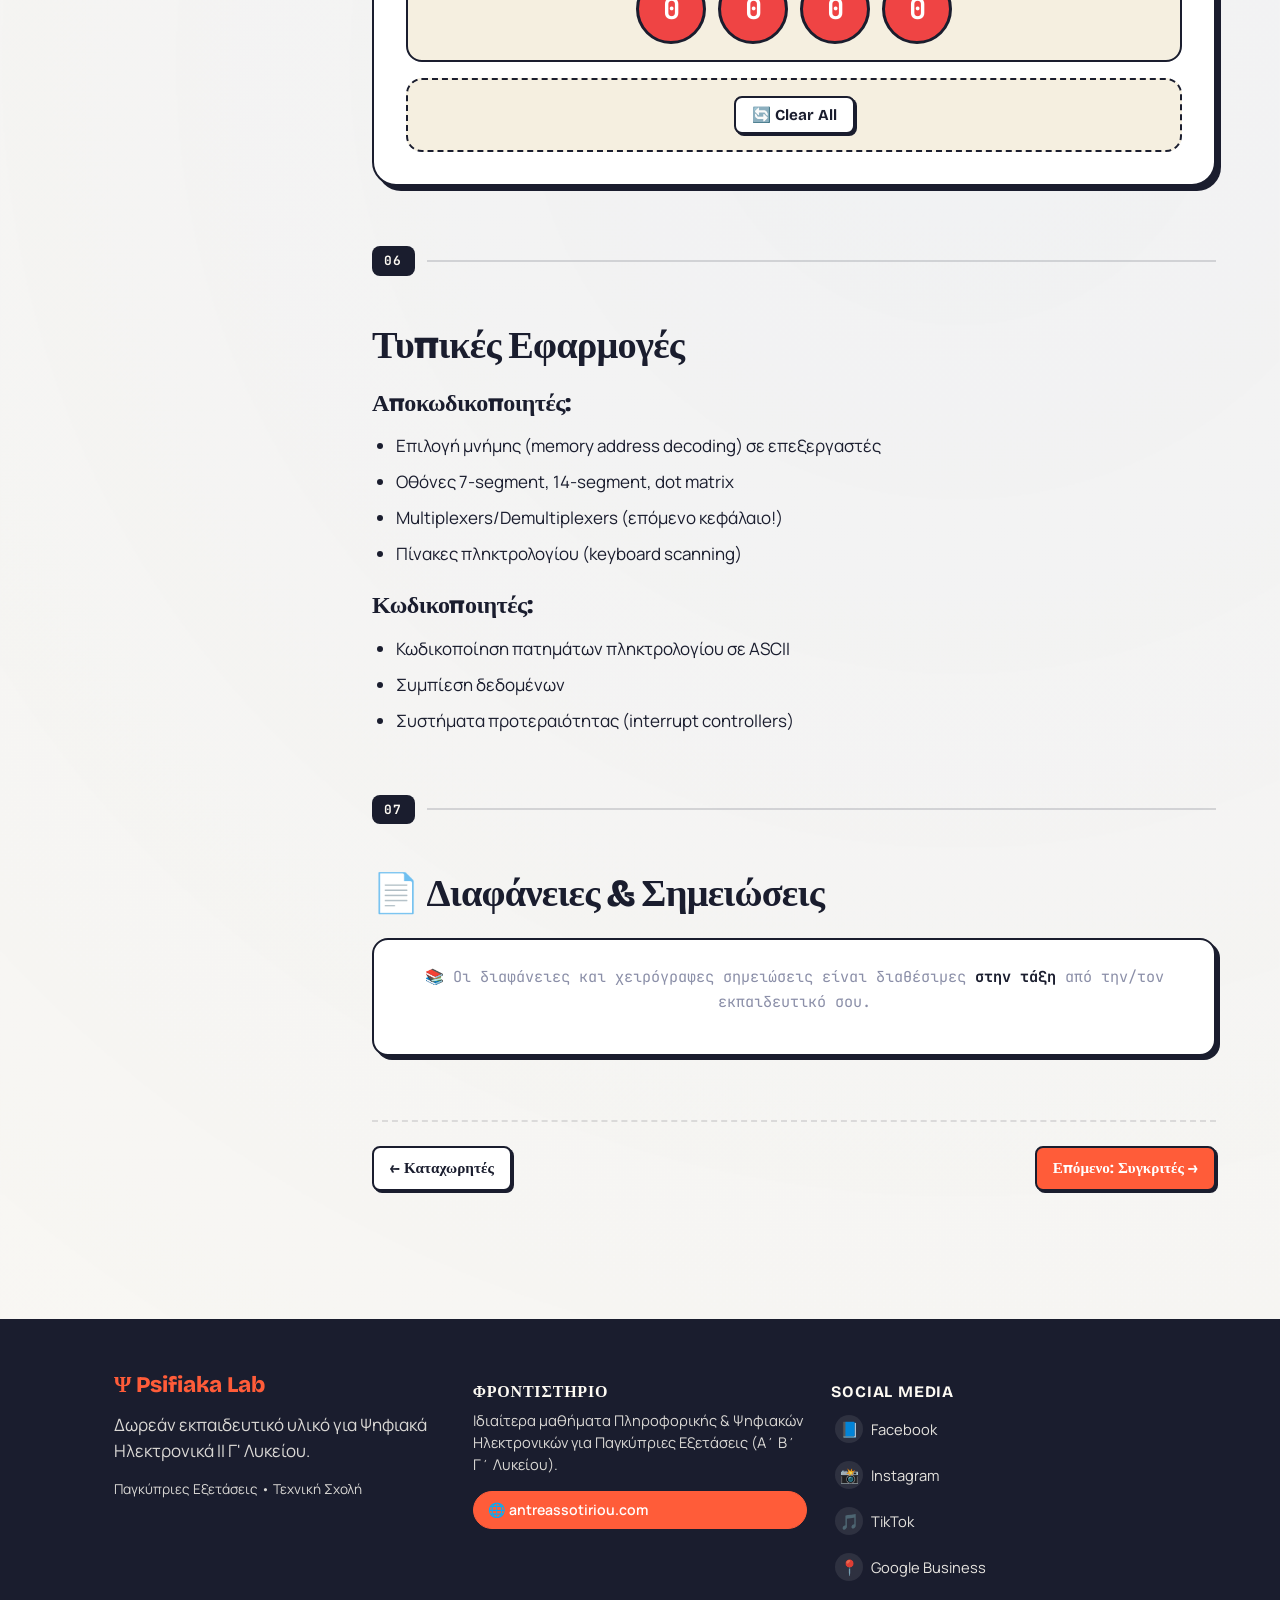
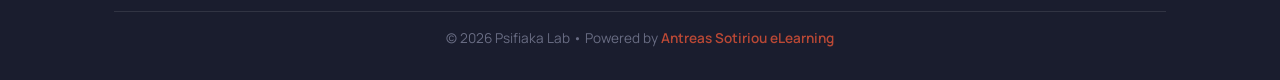
<file: kodikopoiites.html>
<!DOCTYPE html>
<html lang="el">
<head>
  <meta charset="UTF-8">
  <meta name="viewport" content="width=device-width, initial-scale=1.0">
  
  <title>Κωδικοποιητές &amp; Αποκωδικοποιητές — BCD, 7-Segment | Psifiaka Lab</title>
  <meta name="description" content="Πλήρης θεωρία για ψηφιακούς κωδικοποιητές και αποκωδικοποιητές. Διαδραστικός decoder N→2ᴺ, BCD to 7-segment, priority encoder. Ψηφιακά Ηλεκτρονικά ΙΙ Γ' Λυκείου.">
  <meta name="keywords" content="κωδικοποιητές, αποκωδικοποιητές, decoder, encoder, BCD, 7-segment, priority encoder, εφτατμηματική ένδειξη, Παγκύπριες Εξετάσεις, Γ Λυκείου, Β Λυκείου, τεχνική σχολή, Κύπρος, ιδιαίτερα μαθήματα, Πληροφορική, Antreas Sotiriou eLearning">
  <link rel="canonical" href="https://psifiakalab.com/kodikopoiites.html">
  
  <meta property="og:type" content="article">
  <meta property="og:locale" content="el_GR">
  <meta property="og:title" content="Κωδικοποιητές &amp; Αποκωδικοποιητές">
  <meta property="og:description" content="Διαδραστικές προσομοιώσεις για encoders, decoders και 7-segment display.">
  <meta property="og:url" content="https://psifiakalab.com/kodikopoiites.html">
  
  <script type="application/ld+json">
  {
    "@context": "https://schema.org",
    "@type": "LearningResource",
    "name": "Κωδικοποιητές &amp; Αποκωδικοποιητές",
    "description": "Θεωρία και διαδραστικές ασκήσεις για ψηφιακούς κωδικοποιητές και αποκωδικοποιητές",
    "educationalLevel": "Γ' Λυκείου",
    "inLanguage": "el",
    "learningResourceType": "Interactive lesson",
    "isPartOf": { "@type": "Course", "name": "Ψηφιακά Ηλεκτρονικά ΙΙ" }
  }
  </script>
  
  <link rel="icon" type="image/svg+xml" href="data:image/svg+xml,%3Csvg xmlns='http://www.w3.org/2000/svg' viewBox='0 0 100 100'%3E%3Crect width='100' height='100' rx='20' fill='%23ff5c39'/%3E%3Ctext x='50' y='68' font-family='monospace' font-size='55' font-weight='700' text-anchor='middle' fill='%231a1d2e'%3EΨ%3C/text%3E%3C/svg%3E">
  <link rel="stylesheet" href="assets/styles.css">
  <link rel="stylesheet" href="assets/chapter-extras.css">
</head>
<body>

  <header class="site-header">
    <nav class="nav-bar" aria-label="Κύρια πλοήγηση">
      <a href="index.html" class="logo"><span class="logo-mark">Ψ</span><span>Psifiaka Lab</span></a>
      <button class="nav-toggle" aria-expanded="false" aria-controls="primary-nav">Μενού ☰</button>
      <ul class="nav-list" id="primary-nav">
        <li><a href="index.html">Αρχική</a></li>
        <li><a href="flip-flop.html">1. Φλιπ-Φλοπ</a></li>
        <li><a href="kyklomata-palmon.html">2. Πολυδονητές</a></li>
        <li><a href="logikes-oikogeneies.html">3. Λογικές Οικογένειες</a></li>
        <li><a href="apariomites.html">4. Απαριθμητές</a></li>
        <li><a href="kataxoritres.html">5. Καταχωρητές</a></li>
        <li><a href="kodikopoiites.html">6. Κωδικοποιητές</a></li>
        <li><a href="sygkrites.html">7. Συγκριτές</a></li>
        <li><a href="psifio-isotimias.html">8. Ψηφίο Ισοτιμίας</a></li>
        <li><a href="polyplektes.html">9. Πολυπλέκτες</a></li>
        <li><a href="metatropes-da-ad.html">10. Μετατροπείς D/A &amp; A/D</a></li>
      </ul>
    </nav>
  </header>

  <div class="chapter-layout">
    
    <aside class="chapter-sidebar">
      <h4>Σε αυτό το κεφάλαιο</h4>
      <ul>
        <li><a href="#eisagogi">Εισαγωγή</a></li>
        <li><a href="#apokodikopoiites">Αποκωδικοποιητές</a></li>
        <li><a href="#diadrastiko-decoder">🎮 Decoder N→2ᴺ</a></li>
        <li><a href="#7segment">BCD → 7-Segment</a></li>
        <li><a href="#diadrastiko-7seg">🎮 7-Segment Display</a></li>
        <li><a href="#kodikopoiites">Κωδικοποιητές</a></li>
        <li><a href="#priority">Priority Encoder</a></li>
        <li><a href="#diadrastiko-priority">🎮 Priority Encoder</a></li>
        <li><a href="#efarmoges">Εφαρμογές</a></li>
        <li><a href="#pdf">📄 Διαφάνειες</a></li>
      </ul>
    </aside>

    <main class="chapter-content">
      
      <header class="chapter-hero">
        <span class="chapter-num">Κεφάλαιο 06</span>
        <h1>Κωδικοποιητές &amp; Αποκωδικοποιητές</h1>
        <p class="lede">
          <strong>Κωδικοποιητής (Encoder):</strong> μετατρέπει πολλές γραμμές εισόδου
          σε λίγες γραμμές κωδικοποιημένης εξόδου.
          <strong>Αποκωδικοποιητής (Decoder):</strong> κάνει το αντίθετο — από κωδικοποιημένη
          είσοδο ενεργοποιεί <strong>μία και μόνο μία</strong> από τις πολλές εξόδους.
        </p>
      </header>

      <section id="eisagogi">
        <div class="section-divider"><span class="badge">01</span></div>
        <h2>Encoder vs Decoder</h2>
        
        <div class="cat-grid">
          <div class="cat-card">
            <div class="cat-icon" style="background:#d6e4ff;">📥</div>
            <h3>Κωδικοποιητής</h3>
            <p style="font-size: 0.9rem;"><strong>M εισόδων → N εξόδων</strong> (M &gt; N)</p>
            <p>Από τις M εισόδους ενεργοποιείται μόνο μία, και η έξοδος δίνει τον BCD αριθμό της.</p>
            <p>Π.χ. 10→4, 16→4, 8→3</p>
          </div>
          <div class="cat-card">
            <div class="cat-icon" style="background:#d6ffe4;">📤</div>
            <h3>Αποκωδικοποιητής</h3>
            <p style="font-size: 0.9rem;"><strong>N εισόδων → 2ᴺ εξόδων</strong></p>
            <p>Με βάση την δυαδική είσοδο, ενεργοποιείται μία μόνο έξοδος.</p>
            <p>Π.χ. 2→4, 3→8, 4→16</p>
          </div>
        </div>

        <div class="callout callout--info">
          <div class="callout-title">💡 Active High vs Active Low</div>
          <p style="margin: 0;">
            Οι είσοδοι/έξοδοι μπορούν να είναι ενεργές στο <strong>ψηλό</strong> επίπεδο (Active High = 1)
            ή στο <strong>χαμηλό</strong> επίπεδο (Active Low = 0). Το datasheet του ολοκληρωμένου
            σου λέει ποιο ισχύει.
          </p>
        </div>
      </section>

      <section id="apokodikopoiites">
        <div class="section-divider"><span class="badge">02</span></div>
        <h2>Αποκωδικοποιητές (Decoders)</h2>
        <p>
          Ένας αποκωδικοποιητής με <strong>N εισόδους</strong> έχει <strong>μέγιστο αριθμό εξόδων M = 2ᴺ</strong>.
        </p>
        
        <div class="formula-block">
          <div class="formula formula--big">M<sub>max</sub> = 2<sup>N</sup></div>
        </div>
        
        <p>Παραδείγματα:</p>
        <ul>
          <li><strong>Decoder 2→4</strong>: 2 είσοδοι → 4 έξοδοι</li>
          <li><strong>Decoder 3→8</strong>: 3 είσοδοι → 8 έξοδοι</li>
          <li><strong>Decoder 4→16</strong>: 4 είσοδοι → 16 έξοδοι</li>
          <li><strong>Decoder BCD→DEC (4→10)</strong>: 4 είσοδοι BCD → 10 έξοδοι (0-9)</li>
        </ul>

        <h3>Παράδειγμα: BCD σε Δεκαδικό</h3>
        <p>
          Όταν στην είσοδο έχεις τον αριθμό <code>0101</code> (δηλαδή 5 σε BCD), η μόνη έξοδος που ενεργοποιείται
          είναι η <strong>Y₅</strong>. Όλες οι άλλες παραμένουν στο 0.
        </p>
      </section>

      <section id="diadrastiko-decoder">
        <div class="section-divider"><span class="badge">🎮</span></div>
        <h2>Διαδραστικό: Decoder N→2ᴺ</h2>
        
        <div class="interactive">
          <span class="interactive-label">Πάτα τα bits</span>
          <h3>Δες ποια έξοδος ενεργοποιείται</h3>
          <p class="interactive-explainer">
            Επίλεξε αριθμό εισόδων (2, 3 ή 4 bits). Πάτα τα κουμπιά A₀, A₁, A₂, A₃ για να
            φτιάξεις τη δυαδική είσοδο. Παρατήρησε ότι μόνο <strong>μία έξοδος</strong> ανάβει
            κάθε φορά — αυτή που αντιστοιχεί στη δεκαδική τιμή της εισόδου.
          </p>
          
          <div class="sliders">
            <div class="slider-row">
              <label for="dec-N">Είσοδοι (N)</label>
              <input type="range" id="dec-N" min="2" max="4" step="1" value="3">
              <output id="dec-N-val" class="mono">3 bits</output>
            </div>
          </div>
          
          <div class="results-grid">
            <div class="result-card"><div class="result-label">Δυαδική είσοδος</div><div class="result-value mono" id="dec-bin" style="font-size:1.3rem;">000</div></div>
            <div class="result-card" style="background:var(--c-bg-soft);"><div class="result-label">Ενεργή έξοδος</div><div class="result-value" id="dec-active">Y₀</div></div>
            <div class="result-card"><div class="result-label">Συνολικές έξοδοι</div><div class="result-value" id="dec-total">8</div></div>
          </div>
          
          <h4>Είσοδοι (A)</h4>
          <div id="dec-inputs" class="ff-led-row">
            <!-- Generated by JS -->
          </div>

          <h4>Έξοδοι (Y)</h4>
          <div id="dec-outputs" class="decoder-outputs">
            <!-- Generated by JS -->
          </div>
        </div>
      </section>

      <section id="7segment">
        <div class="section-divider"><span class="badge">03</span></div>
        <h2>BCD σε 7-Segment Decoder</h2>
        <p>
          Ο πιο διάσημος αποκωδικοποιητής! Παίρνει 4 bits (BCD 0-9) και ενεργοποιεί
          7 εξόδους <strong>a, b, c, d, e, f, g</strong> για να εμφανίσει το αντίστοιχο
          ψηφίο σε <strong>7-segment display</strong>.
        </p>
        
        <h3>Πίνακας αλήθειας</h3>
        <table>
          <thead>
            <tr><th>BCD</th><th>A₃</th><th>A₂</th><th>A₁</th><th>A₀</th><th>a</th><th>b</th><th>c</th><th>d</th><th>e</th><th>f</th><th>g</th></tr>
          </thead>
          <tbody>
            <tr><td>0</td><td>0</td><td>0</td><td>0</td><td>0</td><td>1</td><td>1</td><td>1</td><td>1</td><td>1</td><td>1</td><td>0</td></tr>
            <tr><td>1</td><td>0</td><td>0</td><td>0</td><td>1</td><td>0</td><td>1</td><td>1</td><td>0</td><td>0</td><td>0</td><td>0</td></tr>
            <tr><td>2</td><td>0</td><td>0</td><td>1</td><td>0</td><td>1</td><td>1</td><td>0</td><td>1</td><td>1</td><td>0</td><td>1</td></tr>
            <tr><td>3</td><td>0</td><td>0</td><td>1</td><td>1</td><td>1</td><td>1</td><td>1</td><td>1</td><td>0</td><td>0</td><td>1</td></tr>
            <tr><td>4</td><td>0</td><td>1</td><td>0</td><td>0</td><td>0</td><td>1</td><td>1</td><td>0</td><td>0</td><td>1</td><td>1</td></tr>
            <tr><td>5</td><td>0</td><td>1</td><td>0</td><td>1</td><td>1</td><td>0</td><td>1</td><td>1</td><td>0</td><td>1</td><td>1</td></tr>
            <tr><td>6</td><td>0</td><td>1</td><td>1</td><td>0</td><td>0</td><td>0</td><td>1</td><td>1</td><td>1</td><td>1</td><td>1</td></tr>
            <tr><td>7</td><td>0</td><td>1</td><td>1</td><td>1</td><td>1</td><td>1</td><td>1</td><td>0</td><td>0</td><td>0</td><td>0</td></tr>
            <tr><td>8</td><td>1</td><td>0</td><td>0</td><td>0</td><td>1</td><td>1</td><td>1</td><td>1</td><td>1</td><td>1</td><td>1</td></tr>
            <tr><td>9</td><td>1</td><td>0</td><td>0</td><td>1</td><td>1</td><td>1</td><td>1</td><td>0</td><td>0</td><td>1</td><td>1</td></tr>
          </tbody>
        </table>

        <h3>Δύο τύποι 7-segment displays:</h3>
        <ul>
          <li><strong>Κοινής Καθόδου (Common Cathode)</strong>: Active High — λογικό 1 ανάβει το segment</li>
          <li><strong>Κοινής Ανόδου (Common Anode)</strong>: Active Low — λογικό 0 ανάβει το segment</li>
        </ul>
      </section>

      <section id="diadrastiko-7seg">
        <div class="section-divider"><span class="badge">🎮</span></div>
        <h2>Διαδραστικό: BCD → 7-Segment Display</h2>
        
        <div class="interactive">
          <span class="interactive-label">Σχημάτισε ψηφία</span>
          <h3>Δες το ψηφιακό display ζωντανά!</h3>
          <p class="interactive-explainer">
            Πάτα τα bits A₃A₂A₁A₀ για να φτιάξεις έναν αριθμό σε BCD (0-9).
            Δες ζωντανά πώς ανάβουν τα segments a-g στο display.
            Δοκίμασε όλους τους αριθμούς από 0 ως 9!
          </p>
          
          <div style="display:flex; gap: var(--s-5); flex-wrap: wrap; align-items: center; justify-content: center; padding: var(--s-4);">
            <!-- Input bits -->
            <div>
              <h4 style="text-align:center; margin-top:0;">BCD Είσοδος</h4>
              <div id="seg-inputs" class="ff-led-row" style="margin: 0;">
                <!-- Generated by JS -->
              </div>
            </div>
            
            <!-- Arrow -->
            <div style="font-size: 2rem; color: var(--c-muted); transform: rotate(0deg);">→</div>
            
            <!-- 7-segment display -->
            <div>
              <h4 style="text-align:center; margin-top:0;">7-Segment Display</h4>
              <svg id="seg-display" viewBox="0 0 100 160" style="width: 140px; height: 220px; background: var(--c-ink); border: 3px solid var(--c-ink); border-radius: 12px; padding: 12px; box-shadow: 4px 4px 0 var(--c-ink);">
                <!-- segment a (top) -->
                <polygon id="seg-a" points="20,12 30,5 70,5 80,12 70,19 30,19" fill="#1a1d2e"/>
                <!-- segment b (top right) -->
                <polygon id="seg-b" points="83,15 90,25 90,65 83,72 76,65 76,25" fill="#1a1d2e"/>
                <!-- segment c (bottom right) -->
                <polygon id="seg-c" points="83,88 90,95 90,135 83,145 76,135 76,95" fill="#1a1d2e"/>
                <!-- segment d (bottom) -->
                <polygon id="seg-d" points="20,148 30,141 70,141 80,148 70,155 30,155" fill="#1a1d2e"/>
                <!-- segment e (bottom left) -->
                <polygon id="seg-e" points="17,88 24,95 24,135 17,145 10,135 10,95" fill="#1a1d2e"/>
                <!-- segment f (top left) -->
                <polygon id="seg-f" points="17,15 24,25 24,65 17,72 10,65 10,25" fill="#1a1d2e"/>
                <!-- segment g (middle) -->
                <polygon id="seg-g" points="20,80 30,73 70,73 80,80 70,87 30,87" fill="#1a1d2e"/>
              </svg>
            </div>
          </div>
          
          <div class="results-grid">
            <div class="result-card"><div class="result-label">BCD Input</div><div class="result-value mono" id="seg-bcd" style="font-size:1.3rem;">0000</div></div>
            <div class="result-card" style="background: var(--c-bg-soft);"><div class="result-label">Δεκαδικό</div><div class="result-value" id="seg-dec">0</div></div>
            <div class="result-card"><div class="result-label">Segments ON</div><div class="result-value mono" id="seg-on" style="font-size:1rem;">a,b,c,d,e,f</div></div>
          </div>
          
          <div class="clock-controls">
            <button class="btn btn--primary" id="seg-cycle">▶️ Auto Cycle 0-9</button>
            <button class="btn" id="seg-reset">🔄 Reset</button>
          </div>
        </div>
      </section>

      <section id="kodikopoiites">
        <div class="section-divider"><span class="badge">04</span></div>
        <h2>Κωδικοποιητές (Encoders)</h2>
        <p>
          Ο κωδικοποιητής έχει <strong>M εισόδους</strong> και <strong>N εξόδους</strong>, με
          M &lt; 2ᴺ. Όταν ενεργοποιηθεί μία είσοδος, στην έξοδο εμφανίζεται ο BCD κωδικός της.
        </p>
        
        <p>
          Για παράδειγμα, ένας <strong>κωδικοποιητής δεκαδικού/BCD (10→4)</strong> δέχεται
          10 εισόδους D₀-D₉ και βγάζει 4 εξόδους Y₀-Y₃ (BCD).
        </p>

        <div class="formula-block">
          <div class="formula"><span class="f-label">Y₀ (LSB):</span> D₁ + D₃ + D₅ + D₇ + D₉</div>
          <div class="formula"><span class="f-label">Y₁:</span> D₂ + D₃ + D₆ + D₇</div>
          <div class="formula"><span class="f-label">Y₂:</span> D₄ + D₅ + D₆ + D₇</div>
          <div class="formula"><span class="f-label">Y₃ (MSB):</span> D₈ + D₉</div>
        </div>
      </section>

      <section id="priority">
        <div class="section-divider"><span class="badge">05</span></div>
        <h2>Κωδικοποιητής με Προτεραιότητα</h2>
        <p>
          Στον απλό κωδικοποιητή, αν ενεργοποιηθούν <strong>πάνω από μία είσοδοι ταυτόχρονα</strong>,
          το αποτέλεσμα είναι λάθος. Ο <strong>κωδικοποιητής με προτεραιότητα (priority encoder)</strong>
          λύνει αυτό το πρόβλημα: όταν ενεργοποιηθούν πολλές είσοδοι, κωδικοποιεί την
          <strong>πιο μεγάλη</strong> από αυτές.
        </p>

        <div class="callout callout--tip">
          <div class="callout-title">🎯 Παράδειγμα</div>
          <p style="margin: 0;">
            Αν πατηθούν ταυτόχρονα τα κουμπιά <strong>3</strong> και <strong>5</strong>, ο priority encoder
            θα κωδικοποιήσει το <strong>5</strong> (μεγαλύτερο) και θα αγνοήσει το 3.
          </p>
        </div>
      </section>

      <section id="diadrastiko-priority">
        <div class="section-divider"><span class="badge">🎮</span></div>
        <h2>Διαδραστικό: Priority Encoder</h2>
        
        <div class="interactive">
          <span class="interactive-label">Πάτα πολλά μαζί!</span>
          <h3>Δες τη λογική προτεραιότητας</h3>
          <p class="interactive-explainer">
            Πάτα διάφορα κουμπιά εισόδου D₀-D₉ ταυτόχρονα. Παρατήρησε ότι η έξοδος
            BCD αντιστοιχεί <strong>πάντα στο μεγαλύτερο</strong> ενεργό κουμπί.
            Δοκίμασε να πατήσεις D₂ και D₇ — η έξοδος θα είναι 7!
          </p>
          
          <h4>Είσοδοι (D₀ - D₉)</h4>
          <div id="pri-inputs" class="ff-led-row" style="display:grid; grid-template-columns: repeat(5, 1fr); gap: 8px;">
            <!-- Generated by JS -->
          </div>
          
          <div class="results-grid">
            <div class="result-card"><div class="result-label">Πατημένα</div><div class="result-value" id="pri-pressed" style="font-size:1rem;">—</div></div>
            <div class="result-card" style="background: var(--c-bg-soft);"><div class="result-label">Μέγιστο (κωδικοποιείται)</div><div class="result-value" id="pri-max">—</div></div>
            <div class="result-card"><div class="result-label">Έξοδος BCD</div><div class="result-value mono" id="pri-bcd" style="font-size:1.4rem;">0000</div></div>
          </div>
          
          <h4>Έξοδοι (Y₃ Y₂ Y₁ Y₀)</h4>
          <div id="pri-outputs" class="ff-led-row">
            <!-- Generated by JS -->
          </div>
          
          <div class="clock-controls">
            <button class="btn" id="pri-clear">🔄 Clear All</button>
          </div>
        </div>
      </section>

      <section id="efarmoges">
        <div class="section-divider"><span class="badge">06</span></div>
        <h2>Τυπικές Εφαρμογές</h2>
        <h3>Αποκωδικοποιητές:</h3>
        <ul>
          <li>Επιλογή μνήμης (memory address decoding) σε επεξεργαστές</li>
          <li>Οθόνες 7-segment, 14-segment, dot matrix</li>
          <li>Multiplexers/Demultiplexers (επόμενο κεφάλαιο!)</li>
          <li>Πίνακες πληκτρολογίου (keyboard scanning)</li>
        </ul>
        <h3>Κωδικοποιητές:</h3>
        <ul>
          <li>Κωδικοποίηση πατημάτων πληκτρολογίου σε ASCII</li>
          <li>Συμπίεση δεδομένων</li>
          <li>Συστήματα προτεραιότητας (interrupt controllers)</li>
        </ul>
      </section>

      <section id="pdf">
        <div class="section-divider"><span class="badge">07</span></div>
        <h2>📄 Διαφάνειες &amp; Σημειώσεις</h2>
        
                <div class="pdf-embed-wrap" style="padding: var(--s-5); text-align: center;">
          <p style="font-family: var(--f-mono); color: var(--c-muted); font-size: 0.95rem;">
            📚 Οι διαφάνειες και χειρόγραφες σημειώσεις είναι διαθέσιμες <strong>στην τάξη</strong> από την/τον εκπαιδευτικό σου.
          </p>
        </div>
      </section>

      <nav style="display: flex; justify-content: space-between; margin-top: var(--s-8); padding-top: var(--s-5); border-top: 2px dashed var(--c-shadow); gap: var(--s-3); flex-wrap: wrap;">
        <a href="kataxoritres.html" class="btn">← Καταχωρητές</a>
        <a href="sygkrites.html" class="btn btn--primary">Επόμενο: Συγκριτές →</a>
      </nav>
      
    </main>
  </div>

    <footer class="site-footer">
    <div class="container">
      <div class="footer-grid">
        
        <div class="footer-col">
          <div class="footer-mark">Ψ Psifiaka Lab</div>
          <p>Δωρεάν εκπαιδευτικό υλικό για Ψηφιακά Ηλεκτρονικά ΙΙ Γ' Λυκείου.</p>
          <p style="margin-top:0.5rem; font-size:0.85rem; opacity:0.85;">Παγκύπριες Εξετάσεις • Τεχνική Σχολή</p>
        </div>
        
        <div class="footer-col">
          <h4 class="footer-title">Φροντιστήριο</h4>
          <p style="font-size:0.92rem;">Ιδιαίτερα μαθήματα Πληροφορικής &amp; Ψηφιακών Ηλεκτρονικών για Παγκύπριες Εξετάσεις (Α΄ Β΄ Γ΄ Λυκείου).</p>
          <a href="https://www.antreassotiriou.com/" target="_blank" rel="noopener" class="footer-link footer-link--cta">
            🌐 antreassotiriou.com
          </a>
        </div>
        
        <div class="footer-col">
          <h4 class="footer-title">Social Media</h4>
          <ul class="footer-social">
            <li>
              <a href="https://www.facebook.com/profile.php?id=61583083336971" target="_blank" rel="noopener" aria-label="Facebook">
                <span class="social-icon">📘</span> Facebook
              </a>
            </li>
            <li>
              <a href="https://www.instagram.com/pagkypriesonline/" target="_blank" rel="noopener" aria-label="Instagram">
                <span class="social-icon">📸</span> Instagram
              </a>
            </li>
            <li>
              <a href="https://www.tiktok.com/@pagkypriesonline" target="_blank" rel="noopener" aria-label="TikTok">
                <span class="social-icon">🎵</span> TikTok
              </a>
            </li>
            <li>
              <a href="https://share.google/84mqAqnpcEjChqpGW" target="_blank" rel="noopener" aria-label="Google Business">
                <span class="social-icon">📍</span> Google Business
              </a>
            </li>
          </ul>
        </div>
        
      </div>
      
      <div class="footer-bottom">
        <p class="muted" style="font-size: 0.85rem;">© 2026 Psifiaka Lab • Powered by <a href="https://www.antreassotiriou.com/" target="_blank" rel="noopener" style="color:var(--c-primary); text-decoration:none; font-weight:600;">Antreas Sotiriou eLearning</a></p>
      </div>
    </div>
  </footer>

  <script src="assets/script.js"></script>
  <script src="assets/encoders-decoders.js"></script>
</body>
</html>
</file>
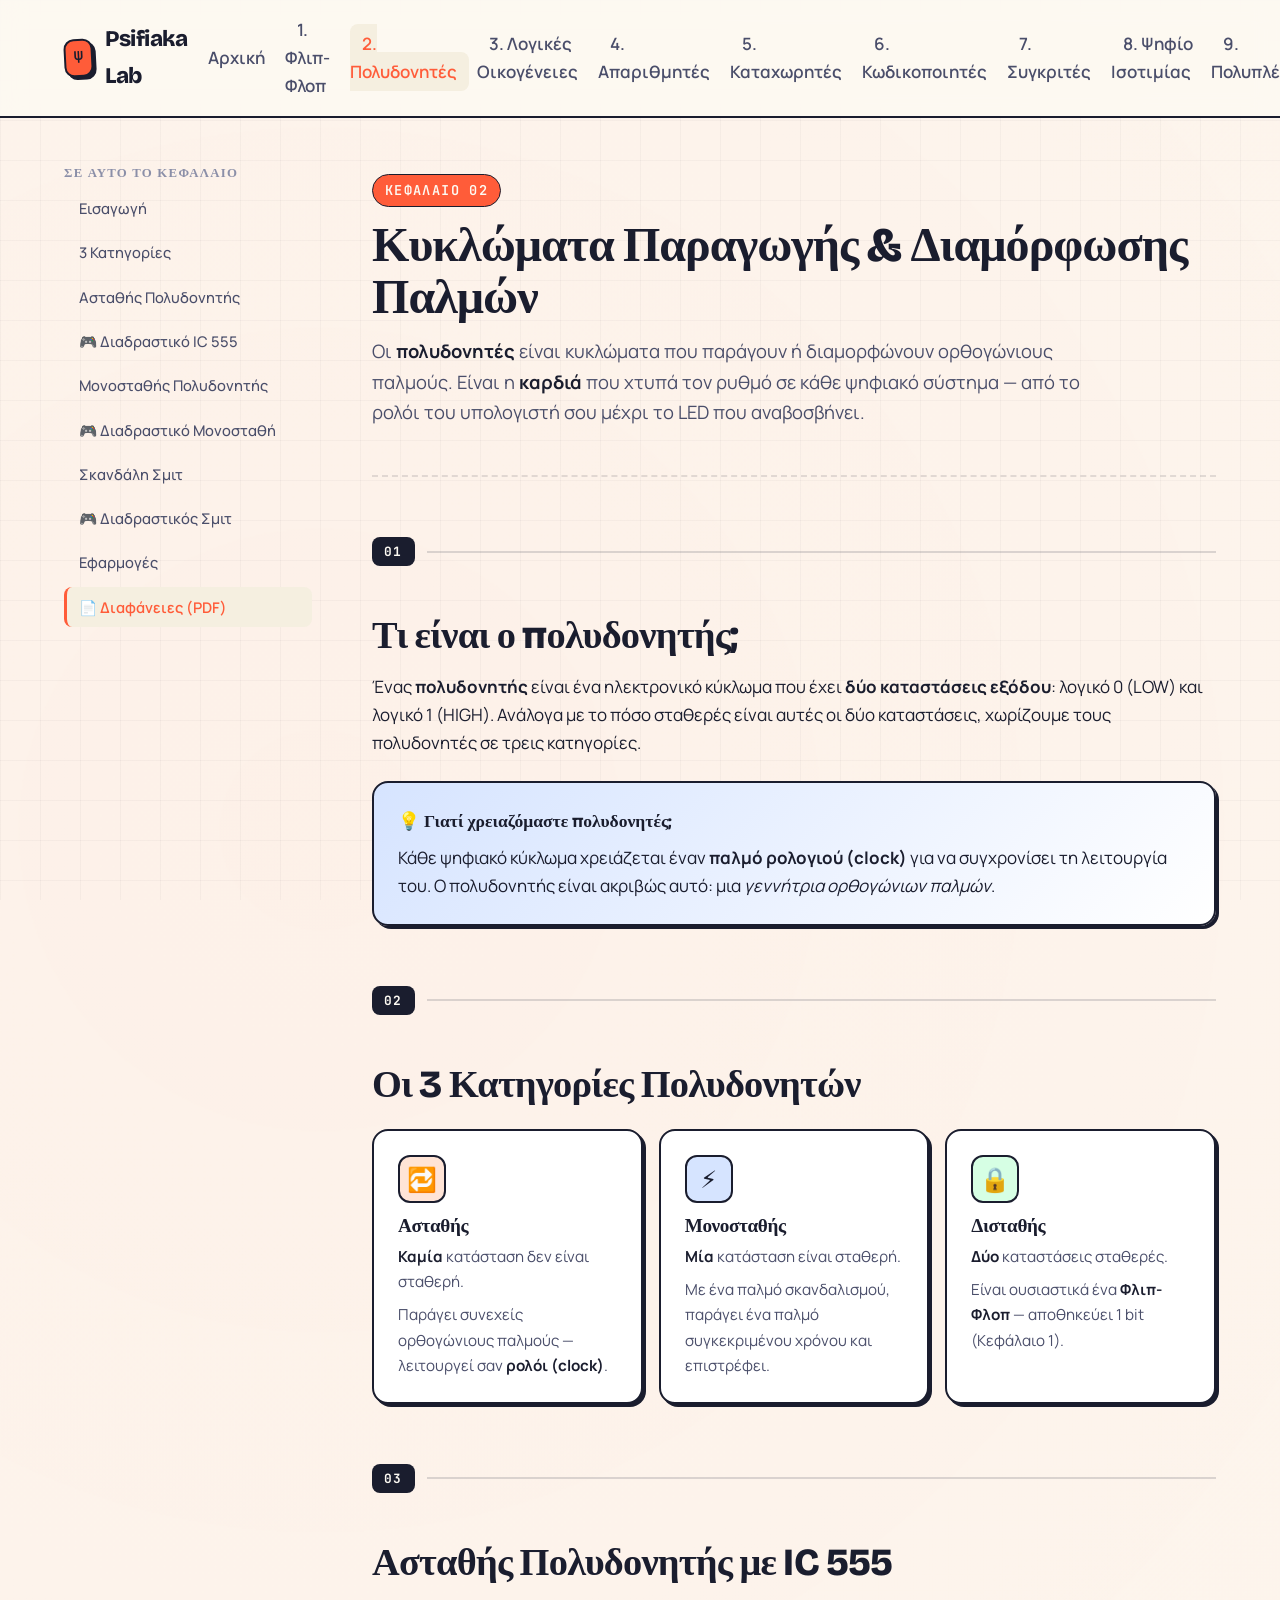
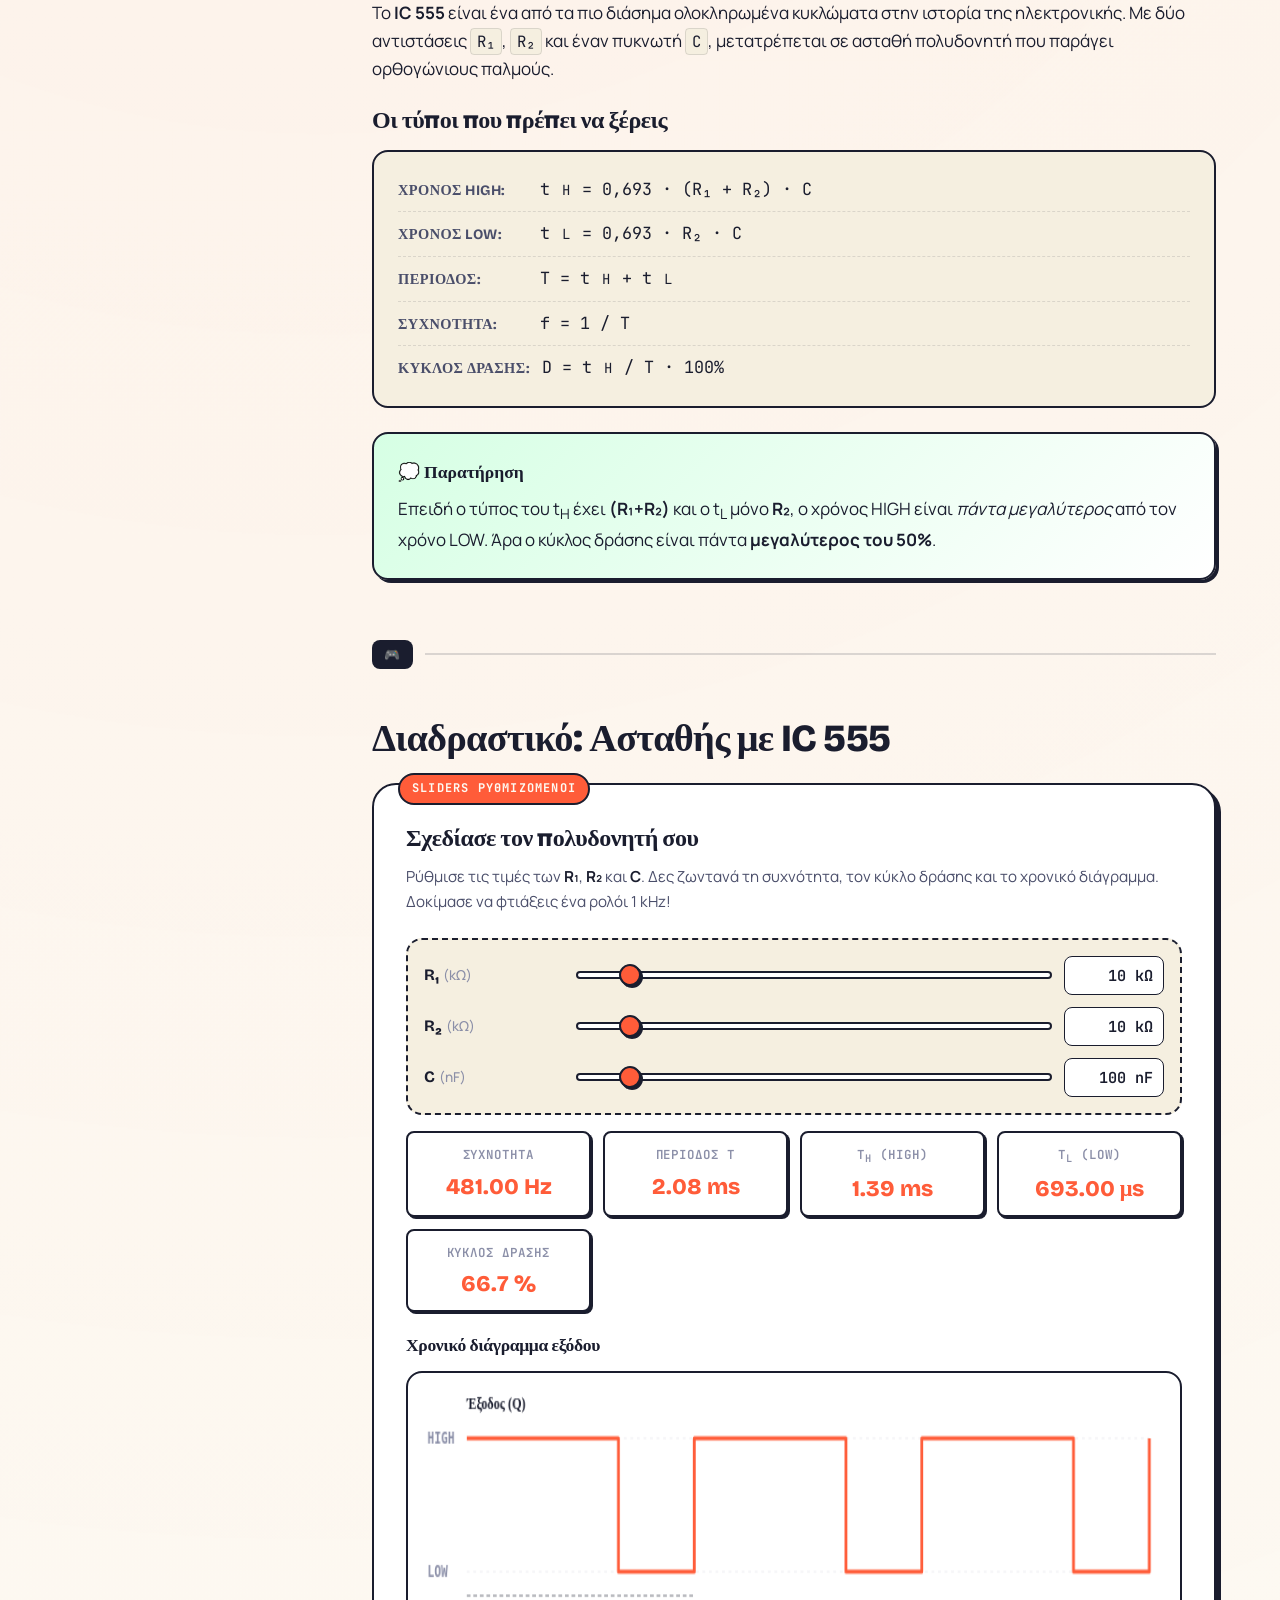
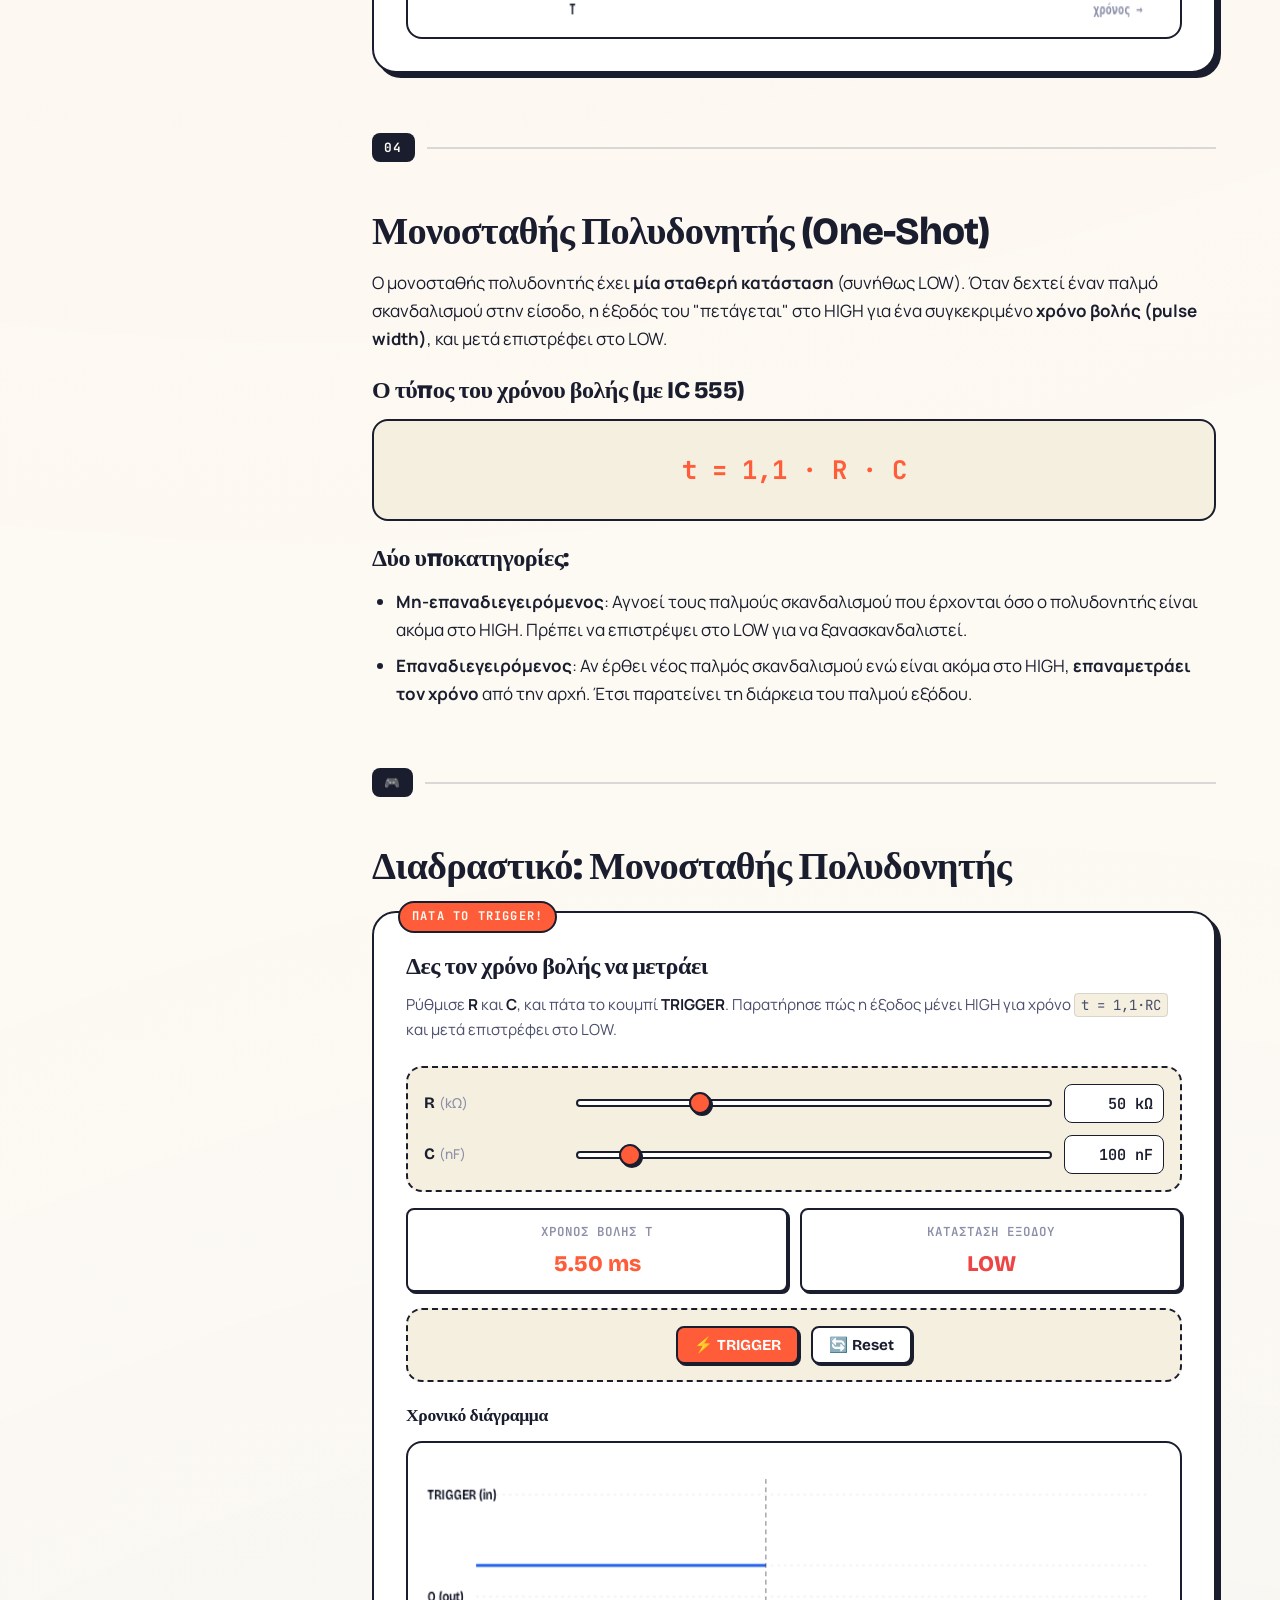
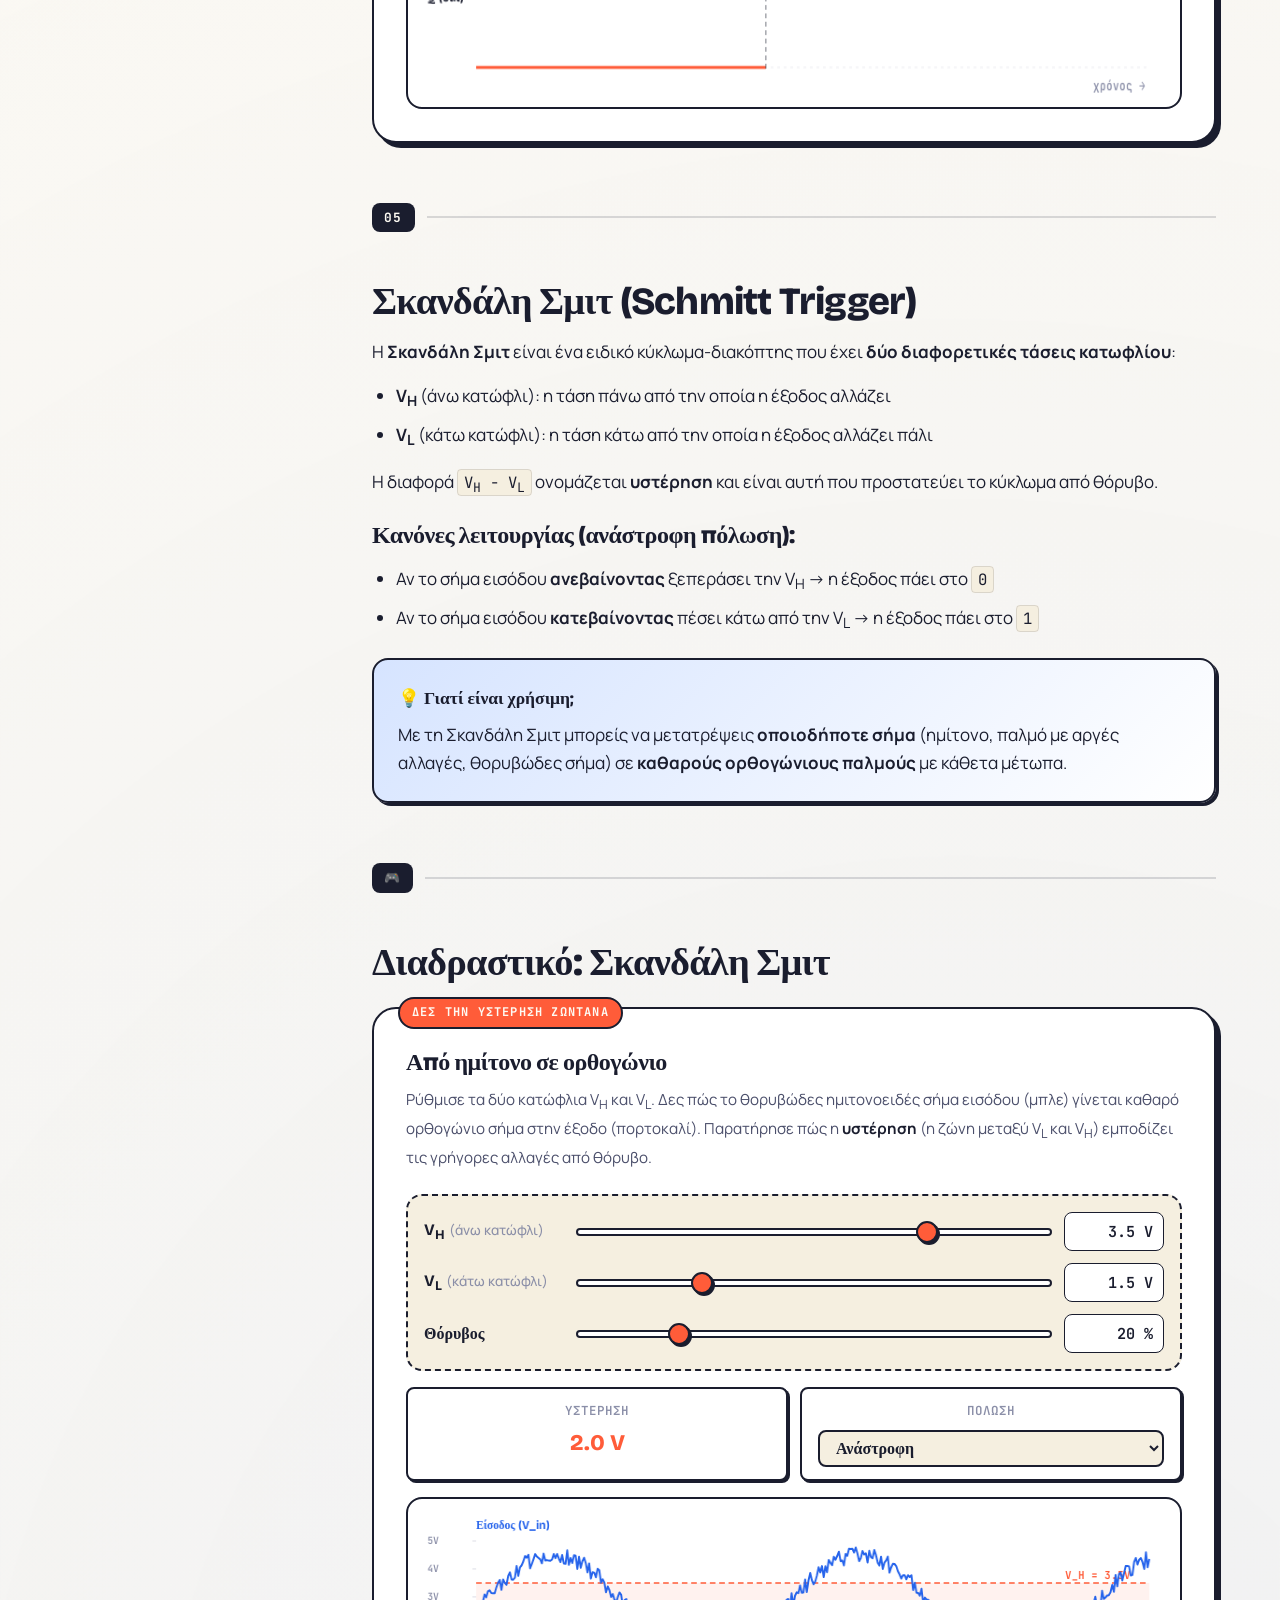
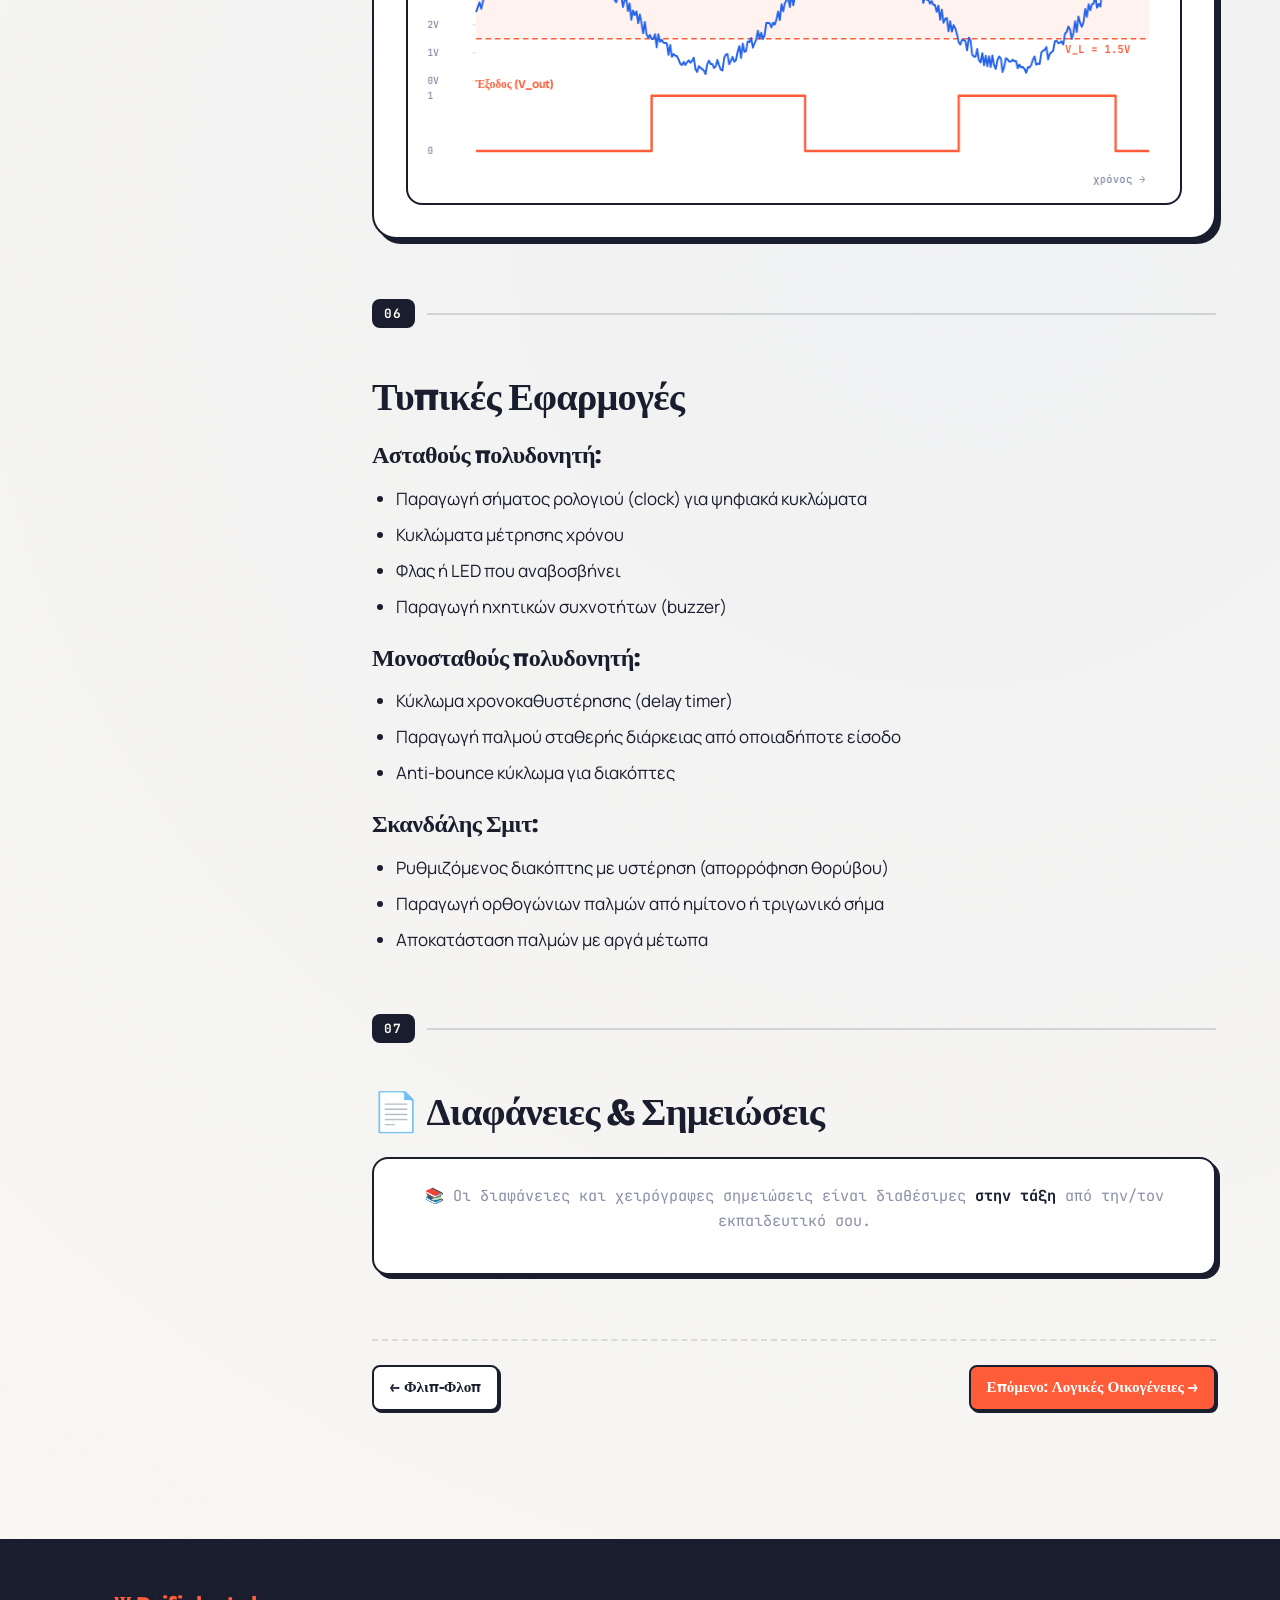
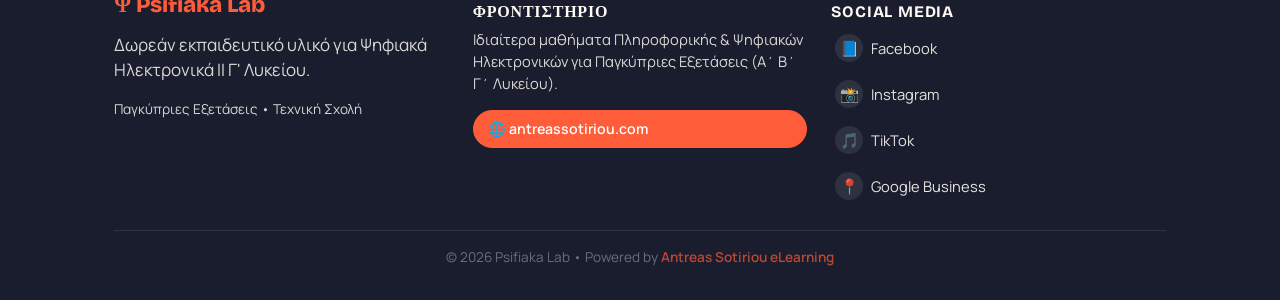
<file: kyklomata-palmon.html>
<!DOCTYPE html>
<html lang="el">
<head>
  <meta charset="UTF-8">
  <meta name="viewport" content="width=device-width, initial-scale=1.0">
  
  <!-- ==================== SEO ==================== -->
  <title>Πολυδονητές (Multivibrators) — Ασταθής, Μονοσταθής, Σκανδάλη Σμιτ | Psifiaka Lab</title>
  <meta name="description" content="Πλήρης θεωρία για ασταθείς, μονοσταθείς πολυδονητές και Σκανδάλη Σμιτ με IC 555. Διαδραστικές προσομοιώσεις με ρυθμιζόμενες τιμές R, C. Ψηφιακά Ηλεκτρονικά ΙΙ Γ' Λυκείου.">
  <meta name="keywords" content="πολυδονητές, ασταθής, μονοσταθής, IC 555, σκανδάλη Σμιτ, Schmitt trigger, RC κύκλωμα, χρόνος βολής, κύκλος δράσης, Παγκύπριες Εξετάσεις, Γ Λυκείου, Β Λυκείου, τεχνική σχολή, Κύπρος, ιδιαίτερα μαθήματα, Πληροφορική, Antreas Sotiriou eLearning">
  <link rel="canonical" href="https://psifiakalab.com/kyklomata-palmon.html">
  
  <meta property="og:type" content="article">
  <meta property="og:locale" content="el_GR">
  <meta property="og:title" content="Πολυδονητές — Ασταθής, Μονοσταθής, Σκανδάλη Σμιτ">
  <meta property="og:description" content="Διαδραστικές προσομοιώσεις πολυδονητών με IC 555.">
  <meta property="og:url" content="https://psifiakalab.com/kyklomata-palmon.html">
  
  <script type="application/ld+json">
  {
    "@context": "https://schema.org",
    "@type": "LearningResource",
    "name": "Κυκλώματα Παραγωγής Παλμών — Πολυδονητές",
    "description": "Θεωρία και διαδραστικές ασκήσεις για πολυδονητές με IC 555 και σκανδάλη Σμιτ",
    "educationalLevel": "Γ' Λυκείου",
    "inLanguage": "el",
    "learningResourceType": "Interactive lesson",
    "isPartOf": { "@type": "Course", "name": "Ψηφιακά Ηλεκτρονικά ΙΙ" }
  }
  </script>
  
  <link rel="icon" type="image/svg+xml" href="data:image/svg+xml,%3Csvg xmlns='http://www.w3.org/2000/svg' viewBox='0 0 100 100'%3E%3Crect width='100' height='100' rx='20' fill='%23ff5c39'/%3E%3Ctext x='50' y='68' font-family='monospace' font-size='55' font-weight='700' text-anchor='middle' fill='%231a1d2e'%3EΨ%3C/text%3E%3C/svg%3E">
  <link rel="stylesheet" href="assets/styles.css">
  <link rel="stylesheet" href="assets/chapter-extras.css">
</head>
<body>

  <!-- HEADER -->
  <header class="site-header">
    <nav class="nav-bar" aria-label="Κύρια πλοήγηση">
      <a href="index.html" class="logo">
        <span class="logo-mark">Ψ</span>
        <span>Psifiaka Lab</span>
      </a>
      <button class="nav-toggle" aria-expanded="false" aria-controls="primary-nav">Μενού ☰</button>
      <ul class="nav-list" id="primary-nav">
        <li><a href="index.html">Αρχική</a></li>
        <li><a href="flip-flop.html">1. Φλιπ-Φλοπ</a></li>
        <li><a href="kyklomata-palmon.html">2. Πολυδονητές</a></li>
        <li><a href="logikes-oikogeneies.html">3. Λογικές Οικογένειες</a></li>
        <li><a href="apariomites.html">4. Απαριθμητές</a></li>
        <li><a href="kataxoritres.html">5. Καταχωρητές</a></li>
        <li><a href="kodikopoiites.html">6. Κωδικοποιητές</a></li>
        <li><a href="sygkrites.html">7. Συγκριτές</a></li>
        <li><a href="psifio-isotimias.html">8. Ψηφίο Ισοτιμίας</a></li>
        <li><a href="polyplektes.html">9. Πολυπλέκτες</a></li>
        <li><a href="metatropes-da-ad.html">10. Μετατροπείς D/A &amp; A/D</a></li>
      </ul>
    </nav>
  </header>

  <div class="chapter-layout">
    
    <aside class="chapter-sidebar">
      <h4>Σε αυτό το κεφάλαιο</h4>
      <ul>
        <li><a href="#eisagogi">Εισαγωγή</a></li>
        <li><a href="#kathgories">3 Κατηγορίες</a></li>
        <li><a href="#astathis">Ασταθής Πολυδονητής</a></li>
        <li><a href="#diadrastiko-astathis">🎮 Διαδραστικό IC 555</a></li>
        <li><a href="#monostathis">Μονοσταθής Πολυδονητής</a></li>
        <li><a href="#diadrastiko-monostathis">🎮 Διαδραστικό Μονοσταθή</a></li>
        <li><a href="#smitt">Σκανδάλη Σμιτ</a></li>
        <li><a href="#diadrastiko-smitt">🎮 Διαδραστικός Σμιτ</a></li>
        <li><a href="#efarmoges">Εφαρμογές</a></li>
        <li><a href="#pdf">📄 Διαφάνειες (PDF)</a></li>
      </ul>
    </aside>

    <main class="chapter-content">
      
      <header class="chapter-hero">
        <span class="chapter-num">Κεφάλαιο 02</span>
        <h1>Κυκλώματα Παραγωγής &amp; Διαμόρφωσης Παλμών</h1>
        <p class="lede">
          Οι <strong>πολυδονητές</strong> είναι κυκλώματα που παράγουν ή διαμορφώνουν
          ορθογώνιους παλμούς. Είναι η <strong>καρδιά</strong> που χτυπά τον ρυθμό
          σε κάθε ψηφιακό σύστημα — από το ρολόι του υπολογιστή σου μέχρι το LED που αναβοσβήνει.
        </p>
      </header>

      <!-- ===== ΕΙΣΑΓΩΓΗ ===== -->
      <section id="eisagogi">
        <div class="section-divider"><span class="badge">01</span></div>
        <h2>Τι είναι ο πολυδονητής;</h2>
        <p>
          Ένας <strong>πολυδονητής</strong> είναι ένα ηλεκτρονικό κύκλωμα που
          έχει <strong>δύο καταστάσεις εξόδου</strong>: λογικό 0 (LOW) και λογικό 1 (HIGH).
          Ανάλογα με το πόσο σταθερές είναι αυτές οι δύο καταστάσεις, χωρίζουμε τους
          πολυδονητές σε τρεις κατηγορίες.
        </p>
        
        <div class="callout callout--info">
          <div class="callout-title">💡 Γιατί χρειαζόμαστε πολυδονητές;</div>
          <p style="margin: 0;">
            Κάθε ψηφιακό κύκλωμα χρειάζεται έναν <strong>παλμό ρολογιού (clock)</strong>
            για να συγχρονίσει τη λειτουργία του. Ο πολυδονητής είναι ακριβώς αυτό:
            μια <em>γεννήτρια ορθογώνιων παλμών</em>.
          </p>
        </div>
      </section>

      <!-- ===== ΚΑΤΗΓΟΡΙΕΣ ===== -->
      <section id="kathgories">
        <div class="section-divider"><span class="badge">02</span></div>
        <h2>Οι 3 Κατηγορίες Πολυδονητών</h2>
        
        <div class="cat-grid">
          <div class="cat-card">
            <div class="cat-icon" style="background:#ffe4d6;">🔁</div>
            <h3>Ασταθής</h3>
            <p><strong>Καμία</strong> κατάσταση δεν είναι σταθερή.</p>
            <p>Παράγει συνεχείς ορθογώνιους παλμούς — λειτουργεί σαν <strong>ρολόι (clock)</strong>.</p>
          </div>
          <div class="cat-card">
            <div class="cat-icon" style="background:#d6e4ff;">⚡</div>
            <h3>Μονοσταθής</h3>
            <p><strong>Μία</strong> κατάσταση είναι σταθερή.</p>
            <p>Με ένα παλμό σκανδαλισμού, παράγει ένα παλμό συγκεκριμένου χρόνου και επιστρέφει.</p>
          </div>
          <div class="cat-card">
            <div class="cat-icon" style="background:#d6ffe4;">🔒</div>
            <h3>Δισταθής</h3>
            <p><strong>Δύο</strong> καταστάσεις σταθερές.</p>
            <p>Είναι ουσιαστικά ένα <strong>Φλιπ-Φλοπ</strong> — αποθηκεύει 1 bit (Κεφάλαιο 1).</p>
          </div>
        </div>
      </section>

      <!-- ===== ΑΣΤΑΘΗΣ ===== -->
      <section id="astathis">
        <div class="section-divider"><span class="badge">03</span></div>
        <h2>Ασταθής Πολυδονητής με IC 555</h2>
        <p>
          Το <strong>IC 555</strong> είναι ένα από τα πιο διάσημα ολοκληρωμένα κυκλώματα
          στην ιστορία της ηλεκτρονικής. Με δύο αντιστάσεις <code>R₁</code>, <code>R₂</code>
          και έναν πυκνωτή <code>C</code>, μετατρέπεται σε ασταθή πολυδονητή
          που παράγει ορθογώνιους παλμούς.
        </p>
        
        <h3>Οι τύποι που πρέπει να ξέρεις</h3>
        <div class="formula-block">
          <div class="formula"><span class="f-label">Χρόνος HIGH:</span> t<sub>H</sub> = 0,693 · (R₁ + R₂) · C</div>
          <div class="formula"><span class="f-label">Χρόνος LOW:</span> t<sub>L</sub> = 0,693 · R₂ · C</div>
          <div class="formula"><span class="f-label">Περίοδος:</span> T = t<sub>H</sub> + t<sub>L</sub></div>
          <div class="formula"><span class="f-label">Συχνότητα:</span> f = 1 / T</div>
          <div class="formula"><span class="f-label">Κύκλος δράσης:</span> D = t<sub>H</sub> / T · 100%</div>
        </div>
        
        <div class="callout callout--tip">
          <div class="callout-title">💭 Παρατήρηση</div>
          <p style="margin: 0;">
            Επειδή ο τύπος του t<sub>H</sub> έχει <strong>(R₁+R₂)</strong> και ο t<sub>L</sub>
            μόνο <strong>R₂</strong>, ο χρόνος HIGH είναι <em>πάντα μεγαλύτερος</em> από τον χρόνο LOW.
            Άρα ο κύκλος δράσης είναι πάντα <strong>μεγαλύτερος του 50%</strong>.
          </p>
        </div>
      </section>

      <!-- ===== ΔΙΑΔΡΑΣΤΙΚΟ ΑΣΤΑΘΗ ===== -->
      <section id="diadrastiko-astathis">
        <div class="section-divider"><span class="badge">🎮</span></div>
        <h2>Διαδραστικό: Ασταθής με IC 555</h2>
        
        <div class="interactive">
          <span class="interactive-label">Sliders ρυθμιζόμενοι</span>
          <h3>Σχεδίασε τον πολυδονητή σου</h3>
          <p class="interactive-explainer">
            Ρύθμισε τις τιμές των <strong>R₁</strong>, <strong>R₂</strong> και <strong>C</strong>.
            Δες ζωντανά τη συχνότητα, τον κύκλο δράσης και το χρονικό διάγραμμα.
            Δοκίμασε να φτιάξεις ένα ρολόι 1 kHz!
          </p>
          
          <div class="sliders">
            <div class="slider-row">
              <label for="ast-R1">R₁ <span class="muted">(kΩ)</span></label>
              <input type="range" id="ast-R1" min="1" max="100" value="10" step="1">
              <output id="ast-R1-val" class="mono">10 kΩ</output>
            </div>
            <div class="slider-row">
              <label for="ast-R2">R₂ <span class="muted">(kΩ)</span></label>
              <input type="range" id="ast-R2" min="1" max="100" value="10" step="1">
              <output id="ast-R2-val" class="mono">10 kΩ</output>
            </div>
            <div class="slider-row">
              <label for="ast-C">C <span class="muted">(nF)</span></label>
              <input type="range" id="ast-C" min="10" max="1000" value="100" step="10">
              <output id="ast-C-val" class="mono">100 nF</output>
            </div>
          </div>
          
          <div class="results-grid">
            <div class="result-card">
              <div class="result-label">Συχνότητα</div>
              <div class="result-value" id="ast-freq">—</div>
            </div>
            <div class="result-card">
              <div class="result-label">Περίοδος T</div>
              <div class="result-value" id="ast-period">—</div>
            </div>
            <div class="result-card">
              <div class="result-label">t<sub>H</sub> (HIGH)</div>
              <div class="result-value" id="ast-tH">—</div>
            </div>
            <div class="result-card">
              <div class="result-label">t<sub>L</sub> (LOW)</div>
              <div class="result-value" id="ast-tL">—</div>
            </div>
            <div class="result-card">
              <div class="result-label">Κύκλος δράσης</div>
              <div class="result-value" id="ast-duty">—</div>
            </div>
          </div>
          
          <h4 style="margin-top: var(--s-5);">Χρονικό διάγραμμα εξόδου</h4>
          <div class="timing-canvas-wrap">
            <canvas class="timing-canvas" id="ast-canvas" width="800" height="180"></canvas>
          </div>
        </div>
      </section>

      <!-- ===== ΜΟΝΟΣΤΑΘΗΣ ===== -->
      <section id="monostathis">
        <div class="section-divider"><span class="badge">04</span></div>
        <h2>Μονοσταθής Πολυδονητής (One-Shot)</h2>
        <p>
          Ο μονοσταθής πολυδονητής έχει <strong>μία σταθερή κατάσταση</strong>
          (συνήθως LOW). Όταν δεχτεί έναν παλμό σκανδαλισμού στην είσοδο,
          η έξοδός του "πετάγεται" στο HIGH για ένα συγκεκριμένο
          <strong>χρόνο βολής (pulse width)</strong>, και μετά επιστρέφει στο LOW.
        </p>
        
        <h3>Ο τύπος του χρόνου βολής (με IC 555)</h3>
        <div class="formula-block">
          <div class="formula formula--big">t = 1,1 · R · C</div>
        </div>
        
        <h3>Δύο υποκατηγορίες:</h3>
        <ul>
          <li>
            <strong>Μη-επαναδιεγειρόμενος</strong>: Αγνοεί τους παλμούς σκανδαλισμού
            που έρχονται όσο ο πολυδονητής είναι ακόμα στο HIGH. Πρέπει να επιστρέψει
            στο LOW για να ξανασκανδαλιστεί.
          </li>
          <li>
            <strong>Επαναδιεγειρόμενος</strong>: Αν έρθει νέος παλμός σκανδαλισμού
            ενώ είναι ακόμα στο HIGH, <strong>επαναμετράει τον χρόνο</strong> από την αρχή.
            Έτσι παρατείνει τη διάρκεια του παλμού εξόδου.
          </li>
        </ul>
      </section>

      <!-- ===== ΔΙΑΔΡΑΣΤΙΚΟ ΜΟΝΟΣΤΑΘΗ ===== -->
      <section id="diadrastiko-monostathis">
        <div class="section-divider"><span class="badge">🎮</span></div>
        <h2>Διαδραστικό: Μονοσταθής Πολυδονητής</h2>
        
        <div class="interactive">
          <span class="interactive-label">Πάτα το trigger!</span>
          <h3>Δες τον χρόνο βολής να μετράει</h3>
          <p class="interactive-explainer">
            Ρύθμισε <strong>R</strong> και <strong>C</strong>, και πάτα το κουμπί
            <strong>TRIGGER</strong>. Παρατήρησε πώς η έξοδος μένει HIGH για χρόνο
            <code>t = 1,1·RC</code> και μετά επιστρέφει στο LOW.
          </p>
          
          <div class="sliders">
            <div class="slider-row">
              <label for="mon-R">R <span class="muted">(kΩ)</span></label>
              <input type="range" id="mon-R" min="1" max="200" value="50" step="1">
              <output id="mon-R-val" class="mono">50 kΩ</output>
            </div>
            <div class="slider-row">
              <label for="mon-C">C <span class="muted">(nF)</span></label>
              <input type="range" id="mon-C" min="10" max="1000" value="100" step="10">
              <output id="mon-C-val" class="mono">100 nF</output>
            </div>
          </div>
          
          <div class="results-grid">
            <div class="result-card">
              <div class="result-label">Χρόνος βολής t</div>
              <div class="result-value" id="mon-time">—</div>
            </div>
            <div class="result-card">
              <div class="result-label">Κατάσταση εξόδου</div>
              <div class="result-value" id="mon-state">LOW</div>
            </div>
          </div>
          
          <div class="clock-controls">
            <button class="btn btn--primary" id="mon-trigger">⚡ TRIGGER</button>
            <button class="btn" id="mon-reset">🔄 Reset</button>
          </div>
          
          <h4 style="margin-top: var(--s-5);">Χρονικό διάγραμμα</h4>
          <div class="timing-canvas-wrap">
            <canvas class="timing-canvas" id="mon-canvas" width="800" height="200"></canvas>
          </div>
        </div>
      </section>

      <!-- ===== ΣΚΑΝΔΑΛΗ ΣΜΙΤ ===== -->
      <section id="smitt">
        <div class="section-divider"><span class="badge">05</span></div>
        <h2>Σκανδάλη Σμιτ (Schmitt Trigger)</h2>
        <p>
          Η <strong>Σκανδάλη Σμιτ</strong> είναι ένα ειδικό κύκλωμα-διακόπτης που
          έχει <strong>δύο διαφορετικές τάσεις κατωφλίου</strong>:
        </p>
        <ul>
          <li><strong>V<sub>H</sub></strong> (άνω κατώφλι): η τάση πάνω από την οποία η έξοδος αλλάζει</li>
          <li><strong>V<sub>L</sub></strong> (κάτω κατώφλι): η τάση κάτω από την οποία η έξοδος αλλάζει πάλι</li>
        </ul>
        <p>
          Η διαφορά <code>V<sub>H</sub> − V<sub>L</sub></code> ονομάζεται <strong>υστέρηση</strong>
          και είναι αυτή που προστατεύει το κύκλωμα από θόρυβο.
        </p>

        <h3>Κανόνες λειτουργίας (ανάστροφη πόλωση):</h3>
        <ul>
          <li>Αν το σήμα εισόδου <strong>ανεβαίνοντας</strong> ξεπεράσει την V<sub>H</sub> → η έξοδος πάει στο <code>0</code></li>
          <li>Αν το σήμα εισόδου <strong>κατεβαίνοντας</strong> πέσει κάτω από την V<sub>L</sub> → η έξοδος πάει στο <code>1</code></li>
        </ul>

        <div class="callout callout--info">
          <div class="callout-title">💡 Γιατί είναι χρήσιμη;</div>
          <p style="margin: 0;">
            Με τη Σκανδάλη Σμιτ μπορείς να μετατρέψεις <strong>οποιοδήποτε σήμα</strong>
            (ημίτονο, παλμό με αργές αλλαγές, θορυβώδες σήμα) σε <strong>καθαρούς ορθογώνιους παλμούς</strong>
            με κάθετα μέτωπα.
          </p>
        </div>
      </section>

      <!-- ===== ΔΙΑΔΡΑΣΤΙΚΟ ΣΜΙΤ ===== -->
      <section id="diadrastiko-smitt">
        <div class="section-divider"><span class="badge">🎮</span></div>
        <h2>Διαδραστικό: Σκανδάλη Σμιτ</h2>
        
        <div class="interactive">
          <span class="interactive-label">Δες την υστέρηση ζωντανά</span>
          <h3>Από ημίτονο σε ορθογώνιο</h3>
          <p class="interactive-explainer">
            Ρύθμισε τα δύο κατώφλια V<sub>H</sub> και V<sub>L</sub>. Δες πώς το θορυβώδες
            ημιτονοειδές σήμα εισόδου (μπλε) γίνεται καθαρό ορθογώνιο σήμα στην έξοδο
            (πορτοκαλί). Παρατήρησε πώς η <strong>υστέρηση</strong> (η ζώνη μεταξύ
            V<sub>L</sub> και V<sub>H</sub>) εμποδίζει τις γρήγορες αλλαγές από θόρυβο.
          </p>
          
          <div class="sliders">
            <div class="slider-row">
              <label for="smt-VH">V<sub>H</sub> <span class="muted">(άνω κατώφλι)</span></label>
              <input type="range" id="smt-VH" min="0.5" max="4.5" value="3.5" step="0.1">
              <output id="smt-VH-val" class="mono">3.5 V</output>
            </div>
            <div class="slider-row">
              <label for="smt-VL">V<sub>L</sub> <span class="muted">(κάτω κατώφλι)</span></label>
              <input type="range" id="smt-VL" min="0.5" max="4.5" value="1.5" step="0.1">
              <output id="smt-VL-val" class="mono">1.5 V</output>
            </div>
            <div class="slider-row">
              <label for="smt-noise">Θόρυβος</label>
              <input type="range" id="smt-noise" min="0" max="100" value="20" step="5">
              <output id="smt-noise-val" class="mono">20%</output>
            </div>
          </div>
          
          <div class="results-grid">
            <div class="result-card">
              <div class="result-label">Υστέρηση</div>
              <div class="result-value" id="smt-hyst">—</div>
            </div>
            <div class="result-card">
              <div class="result-label">Πόλωση</div>
              <div class="result-value">
                <select id="smt-mode" class="select-input">
                  <option value="inverting">Ανάστροφη</option>
                  <option value="non-inverting">Ορθή</option>
                </select>
              </div>
            </div>
          </div>
          
          <div class="timing-canvas-wrap">
            <canvas class="timing-canvas" id="smt-canvas" width="800" height="280" style="height: 280px;"></canvas>
          </div>
        </div>
      </section>

      <!-- ===== ΕΦΑΡΜΟΓΕΣ ===== -->
      <section id="efarmoges">
        <div class="section-divider"><span class="badge">06</span></div>
        <h2>Τυπικές Εφαρμογές</h2>
        
        <h3>Ασταθούς πολυδονητή:</h3>
        <ul>
          <li>Παραγωγή σήματος ρολογιού (clock) για ψηφιακά κυκλώματα</li>
          <li>Κυκλώματα μέτρησης χρόνου</li>
          <li>Φλας ή LED που αναβοσβήνει</li>
          <li>Παραγωγή ηχητικών συχνοτήτων (buzzer)</li>
        </ul>
        
        <h3>Μονοσταθούς πολυδονητή:</h3>
        <ul>
          <li>Κύκλωμα χρονοκαθυστέρησης (delay timer)</li>
          <li>Παραγωγή παλμού σταθερής διάρκειας από οποιαδήποτε είσοδο</li>
          <li>Anti-bounce κύκλωμα για διακόπτες</li>
        </ul>
        
        <h3>Σκανδάλης Σμιτ:</h3>
        <ul>
          <li>Ρυθμιζόμενος διακόπτης με υστέρηση (απορρόφηση θορύβου)</li>
          <li>Παραγωγή ορθογώνιων παλμών από ημίτονο ή τριγωνικό σήμα</li>
          <li>Αποκατάσταση παλμών με αργά μέτωπα</li>
        </ul>
      </section>

      <!-- ===== PDF ===== -->
      <section id="pdf">
        <div class="section-divider"><span class="badge">07</span></div>
        <h2>📄 Διαφάνειες &amp; Σημειώσεις</h2>
        
                <div class="pdf-embed-wrap" style="padding: var(--s-5); text-align: center;">
          <p style="font-family: var(--f-mono); color: var(--c-muted); font-size: 0.95rem;">
            📚 Οι διαφάνειες και χειρόγραφες σημειώσεις είναι διαθέσιμες <strong>στην τάξη</strong> από την/τον εκπαιδευτικό σου.
          </p>
        </div>
      </section>

      <nav style="display: flex; justify-content: space-between; margin-top: var(--s-8); padding-top: var(--s-5); border-top: 2px dashed var(--c-shadow); gap: var(--s-3); flex-wrap: wrap;">
        <a href="flip-flop.html" class="btn">← Φλιπ-Φλοπ</a>
        <a href="logikes-oikogeneies.html" class="btn btn--primary">Επόμενο: Λογικές Οικογένειες →</a>
      </nav>
      
    </main>
  </div>

    <footer class="site-footer">
    <div class="container">
      <div class="footer-grid">
        
        <div class="footer-col">
          <div class="footer-mark">Ψ Psifiaka Lab</div>
          <p>Δωρεάν εκπαιδευτικό υλικό για Ψηφιακά Ηλεκτρονικά ΙΙ Γ' Λυκείου.</p>
          <p style="margin-top:0.5rem; font-size:0.85rem; opacity:0.85;">Παγκύπριες Εξετάσεις • Τεχνική Σχολή</p>
        </div>
        
        <div class="footer-col">
          <h4 class="footer-title">Φροντιστήριο</h4>
          <p style="font-size:0.92rem;">Ιδιαίτερα μαθήματα Πληροφορικής &amp; Ψηφιακών Ηλεκτρονικών για Παγκύπριες Εξετάσεις (Α΄ Β΄ Γ΄ Λυκείου).</p>
          <a href="https://www.antreassotiriou.com/" target="_blank" rel="noopener" class="footer-link footer-link--cta">
            🌐 antreassotiriou.com
          </a>
        </div>
        
        <div class="footer-col">
          <h4 class="footer-title">Social Media</h4>
          <ul class="footer-social">
            <li>
              <a href="https://www.facebook.com/profile.php?id=61583083336971" target="_blank" rel="noopener" aria-label="Facebook">
                <span class="social-icon">📘</span> Facebook
              </a>
            </li>
            <li>
              <a href="https://www.instagram.com/pagkypriesonline/" target="_blank" rel="noopener" aria-label="Instagram">
                <span class="social-icon">📸</span> Instagram
              </a>
            </li>
            <li>
              <a href="https://www.tiktok.com/@pagkypriesonline" target="_blank" rel="noopener" aria-label="TikTok">
                <span class="social-icon">🎵</span> TikTok
              </a>
            </li>
            <li>
              <a href="https://share.google/84mqAqnpcEjChqpGW" target="_blank" rel="noopener" aria-label="Google Business">
                <span class="social-icon">📍</span> Google Business
              </a>
            </li>
          </ul>
        </div>
        
      </div>
      
      <div class="footer-bottom">
        <p class="muted" style="font-size: 0.85rem;">© 2026 Psifiaka Lab • Powered by <a href="https://www.antreassotiriou.com/" target="_blank" rel="noopener" style="color:var(--c-primary); text-decoration:none; font-weight:600;">Antreas Sotiriou eLearning</a></p>
      </div>
    </div>
  </footer>

  <script src="assets/script.js"></script>
  <script src="assets/multivibrators.js"></script>
</body>
</html>
</file>
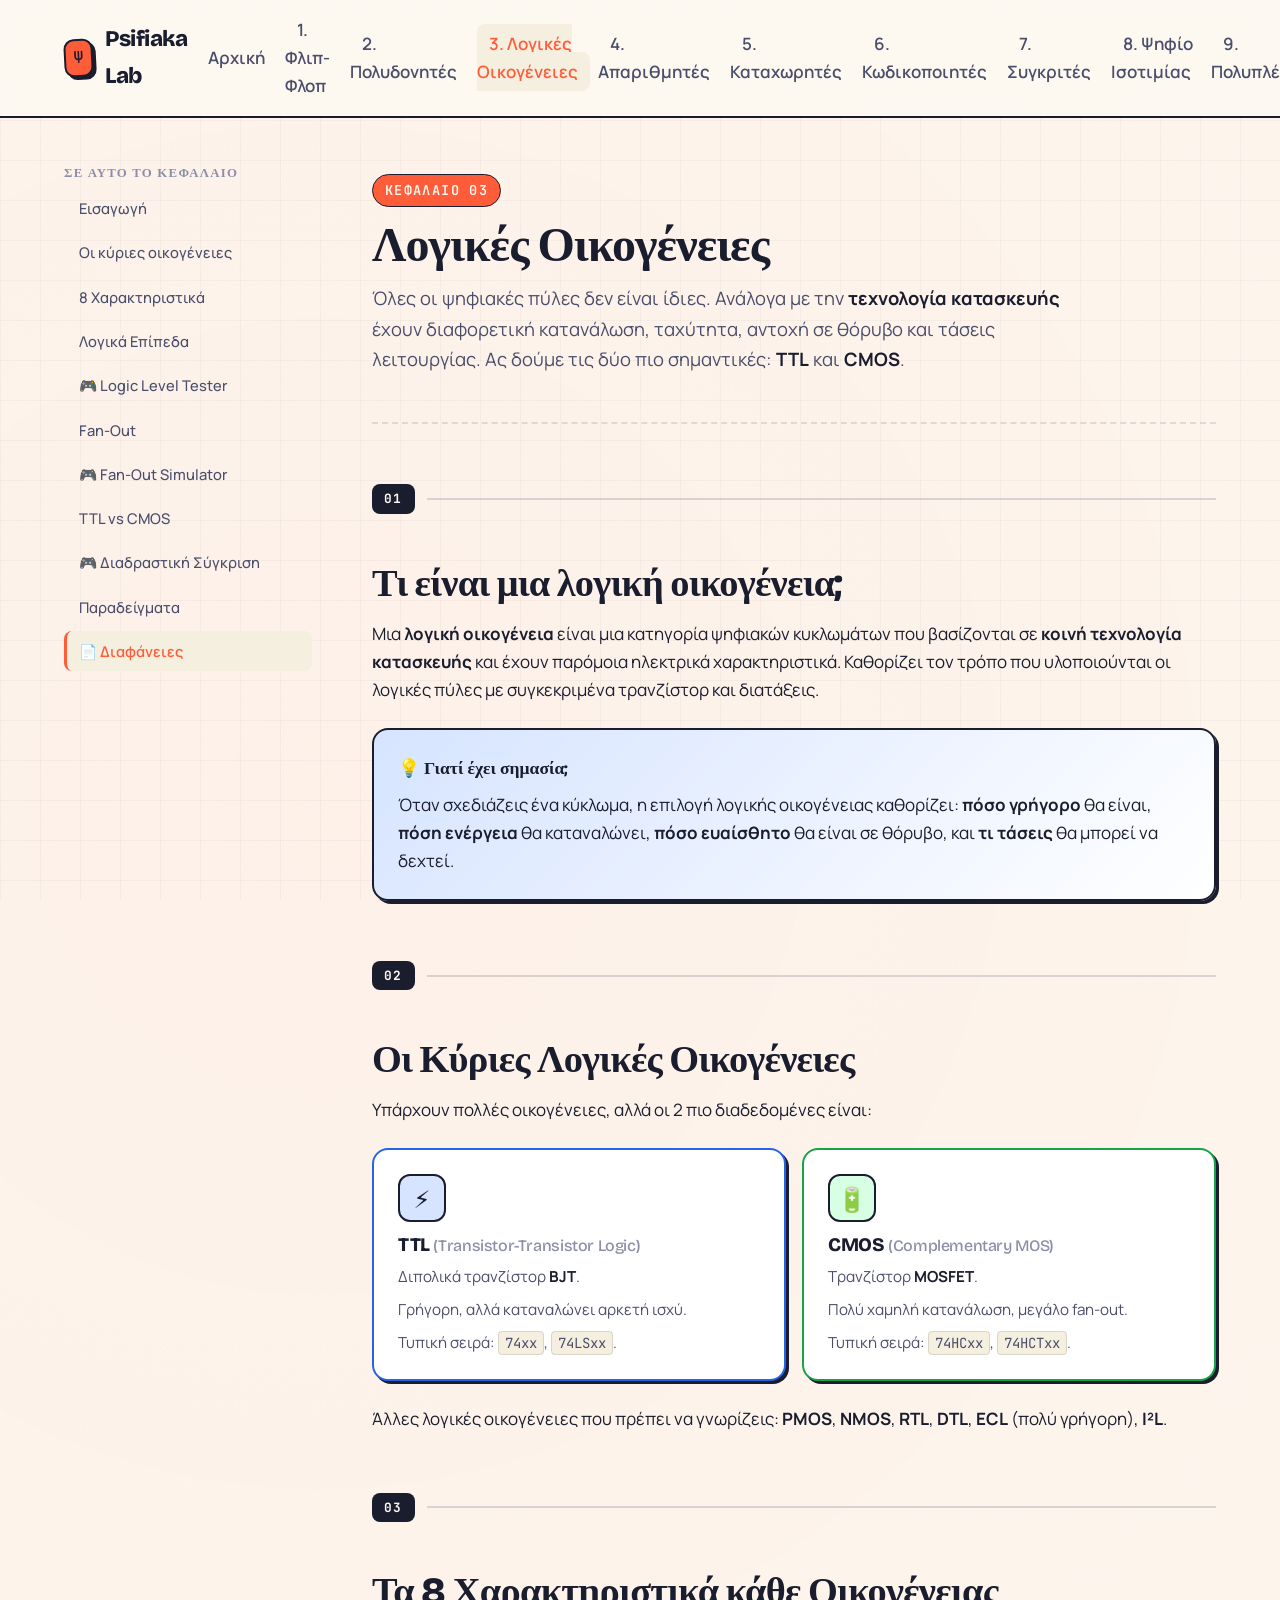
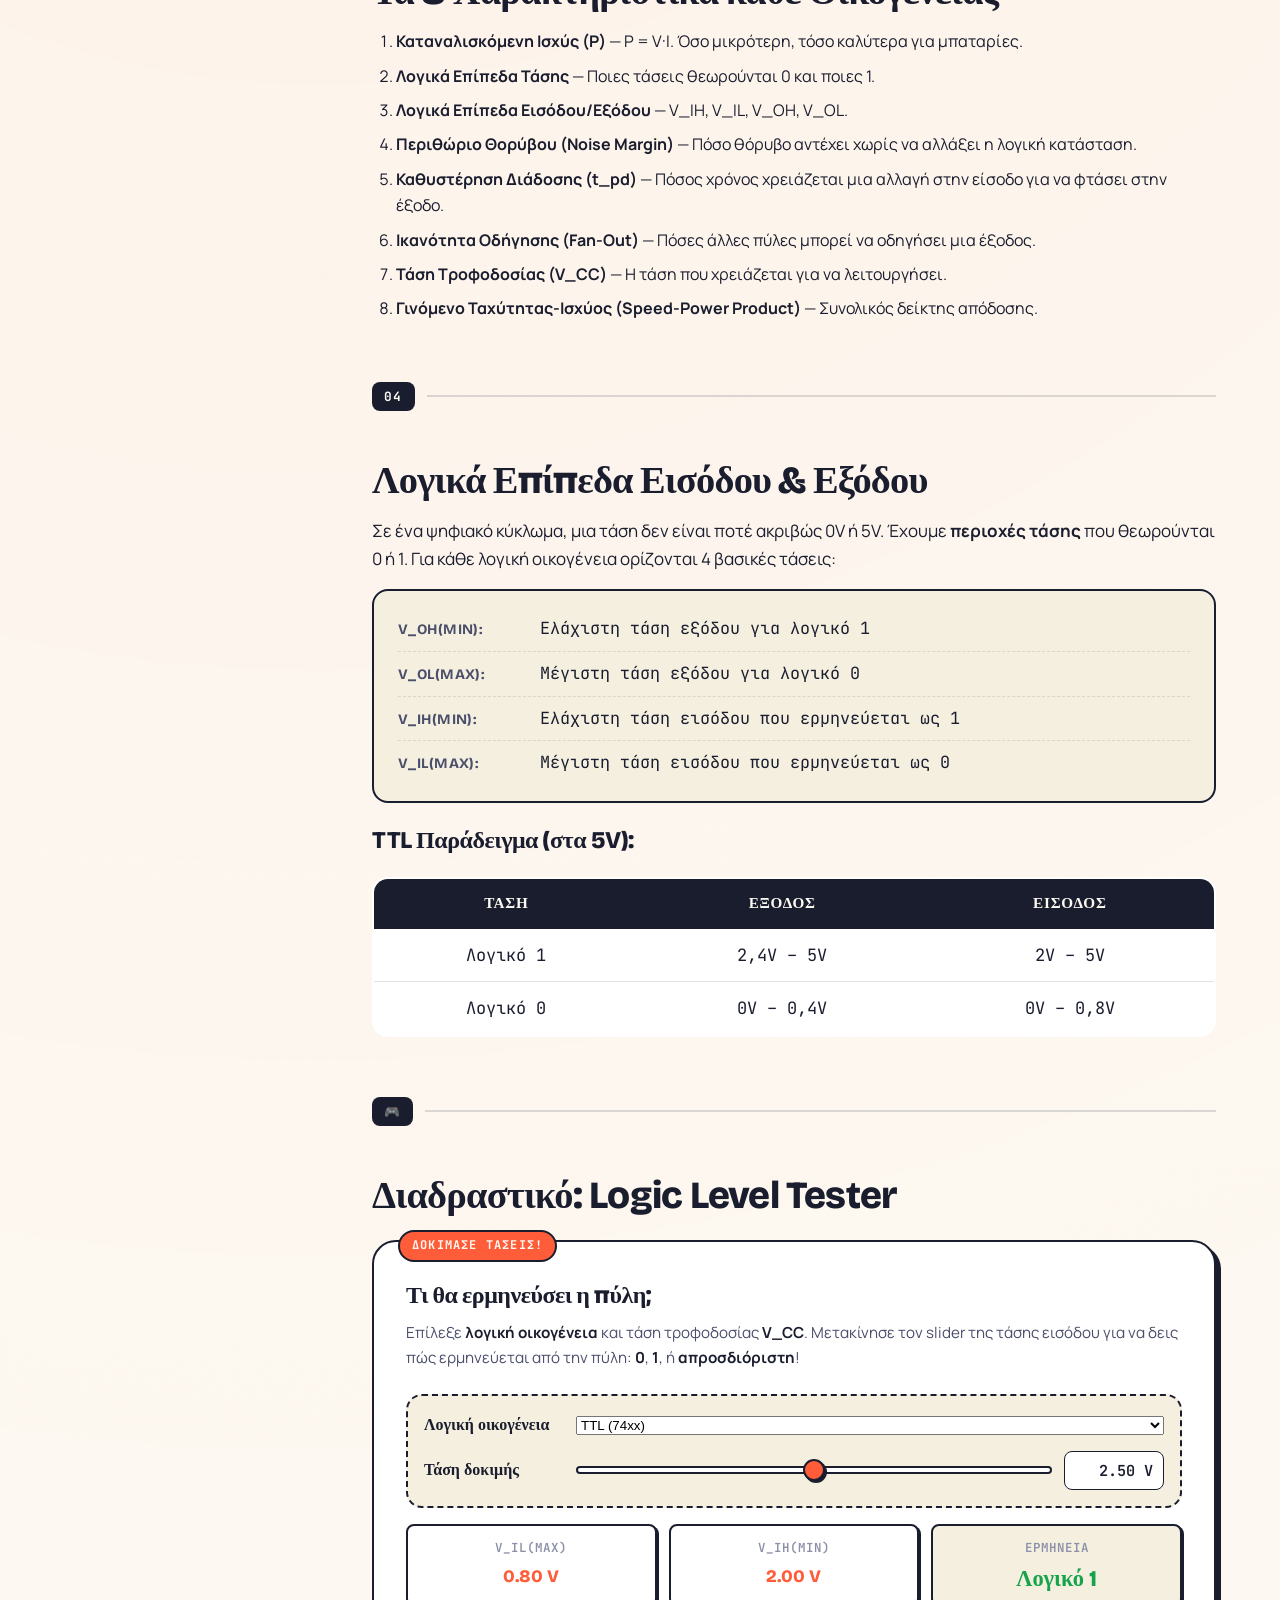
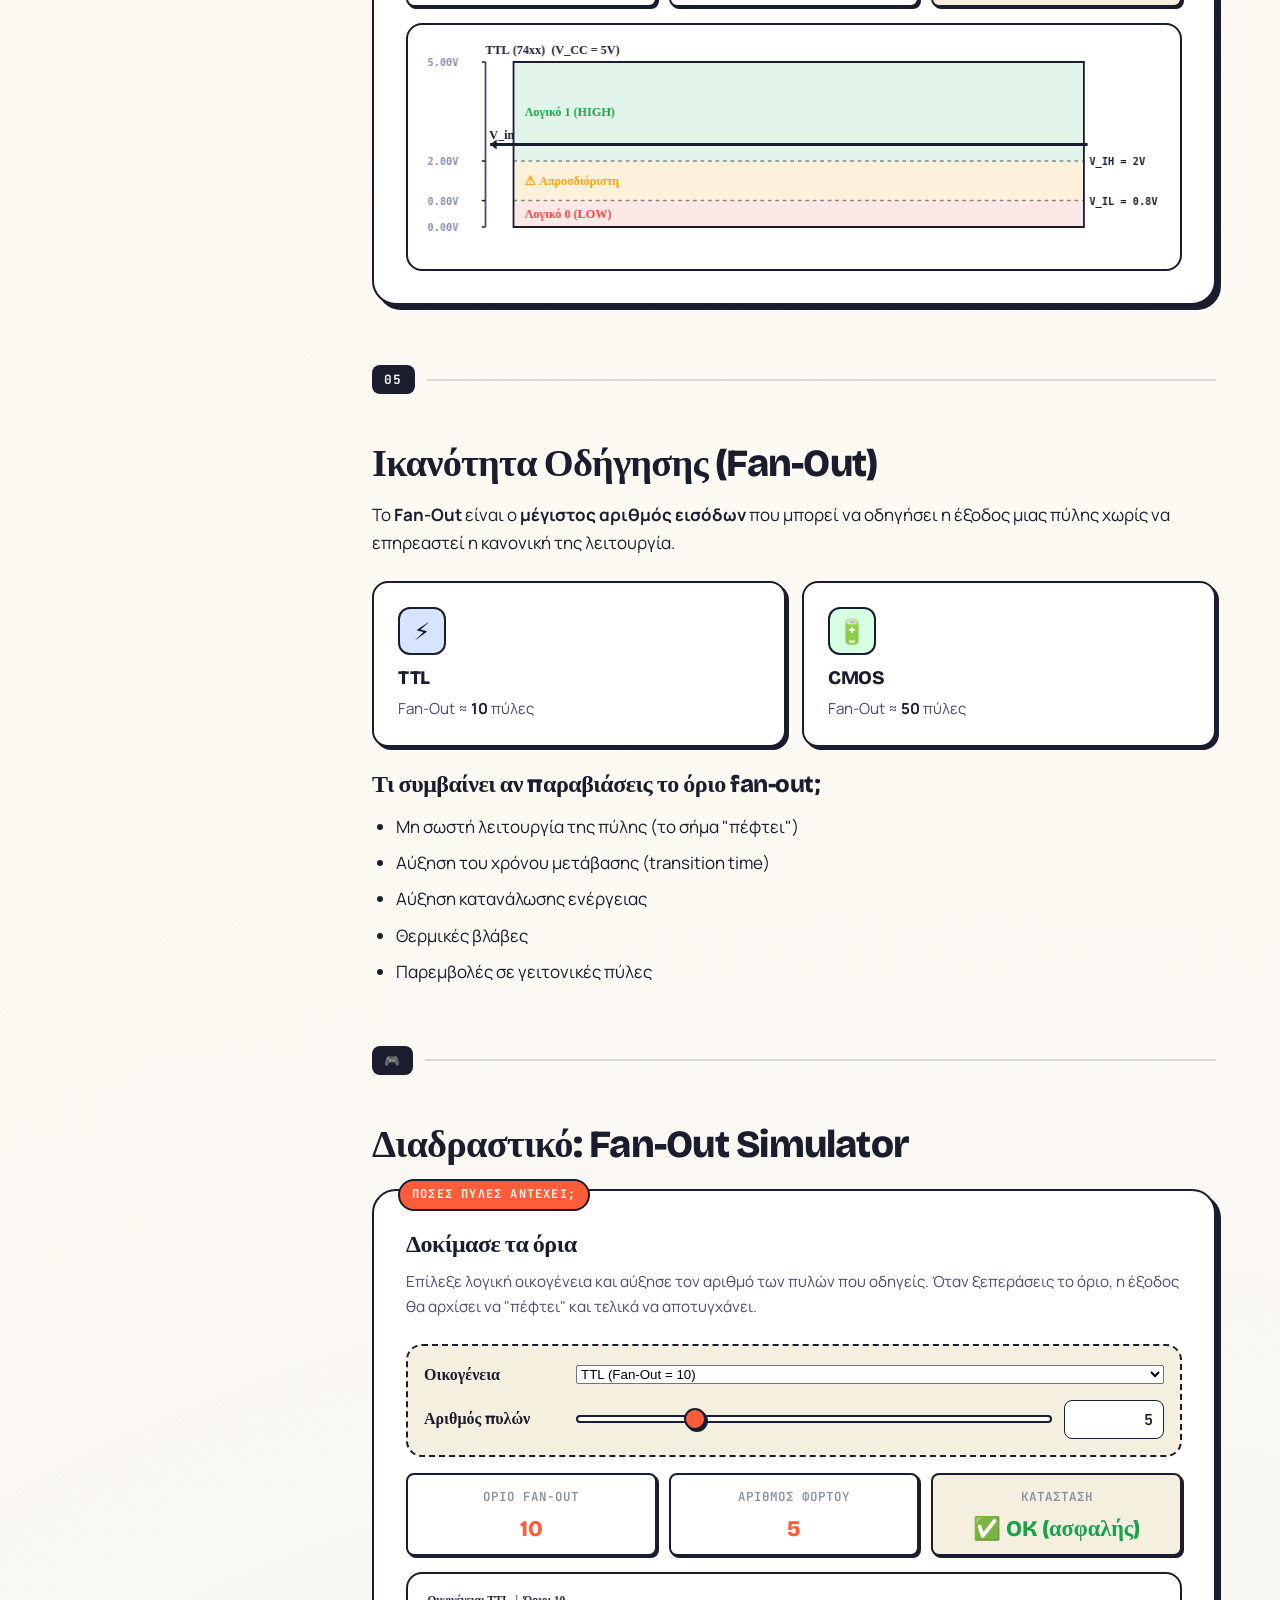
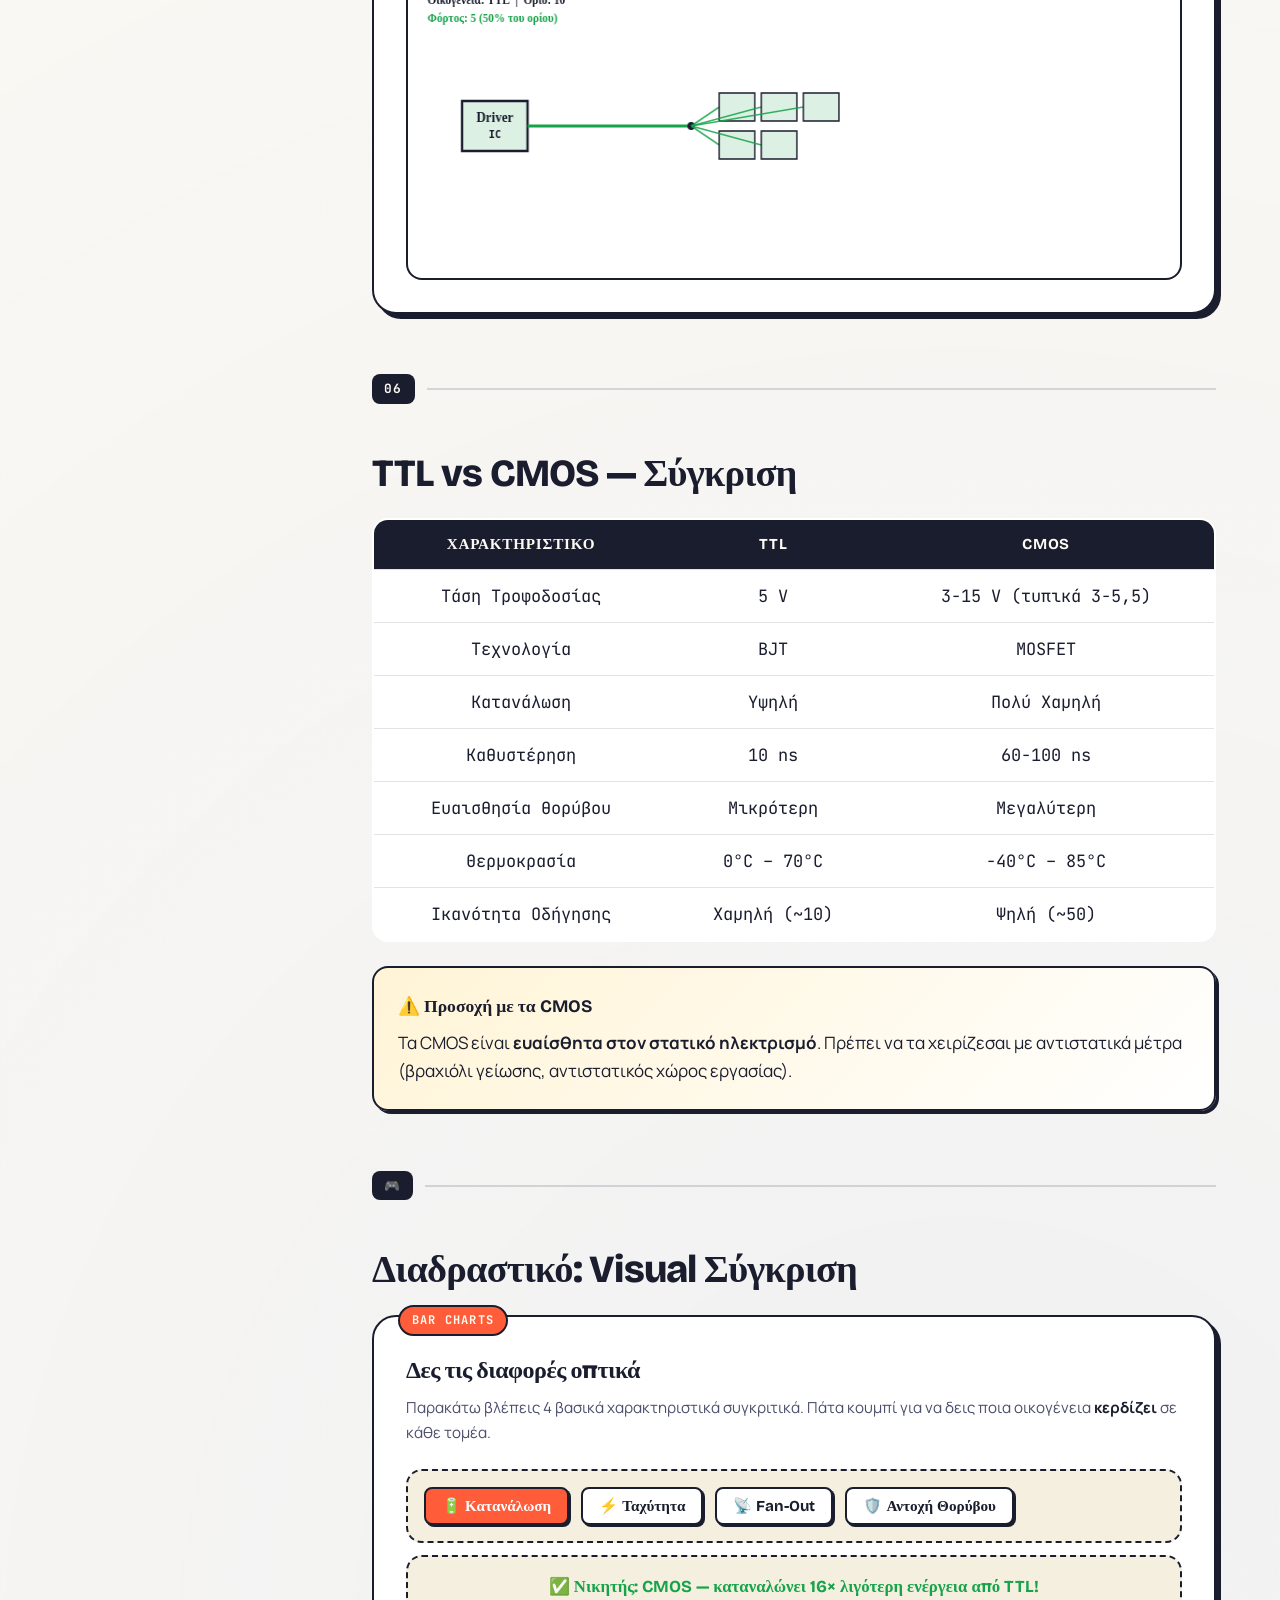
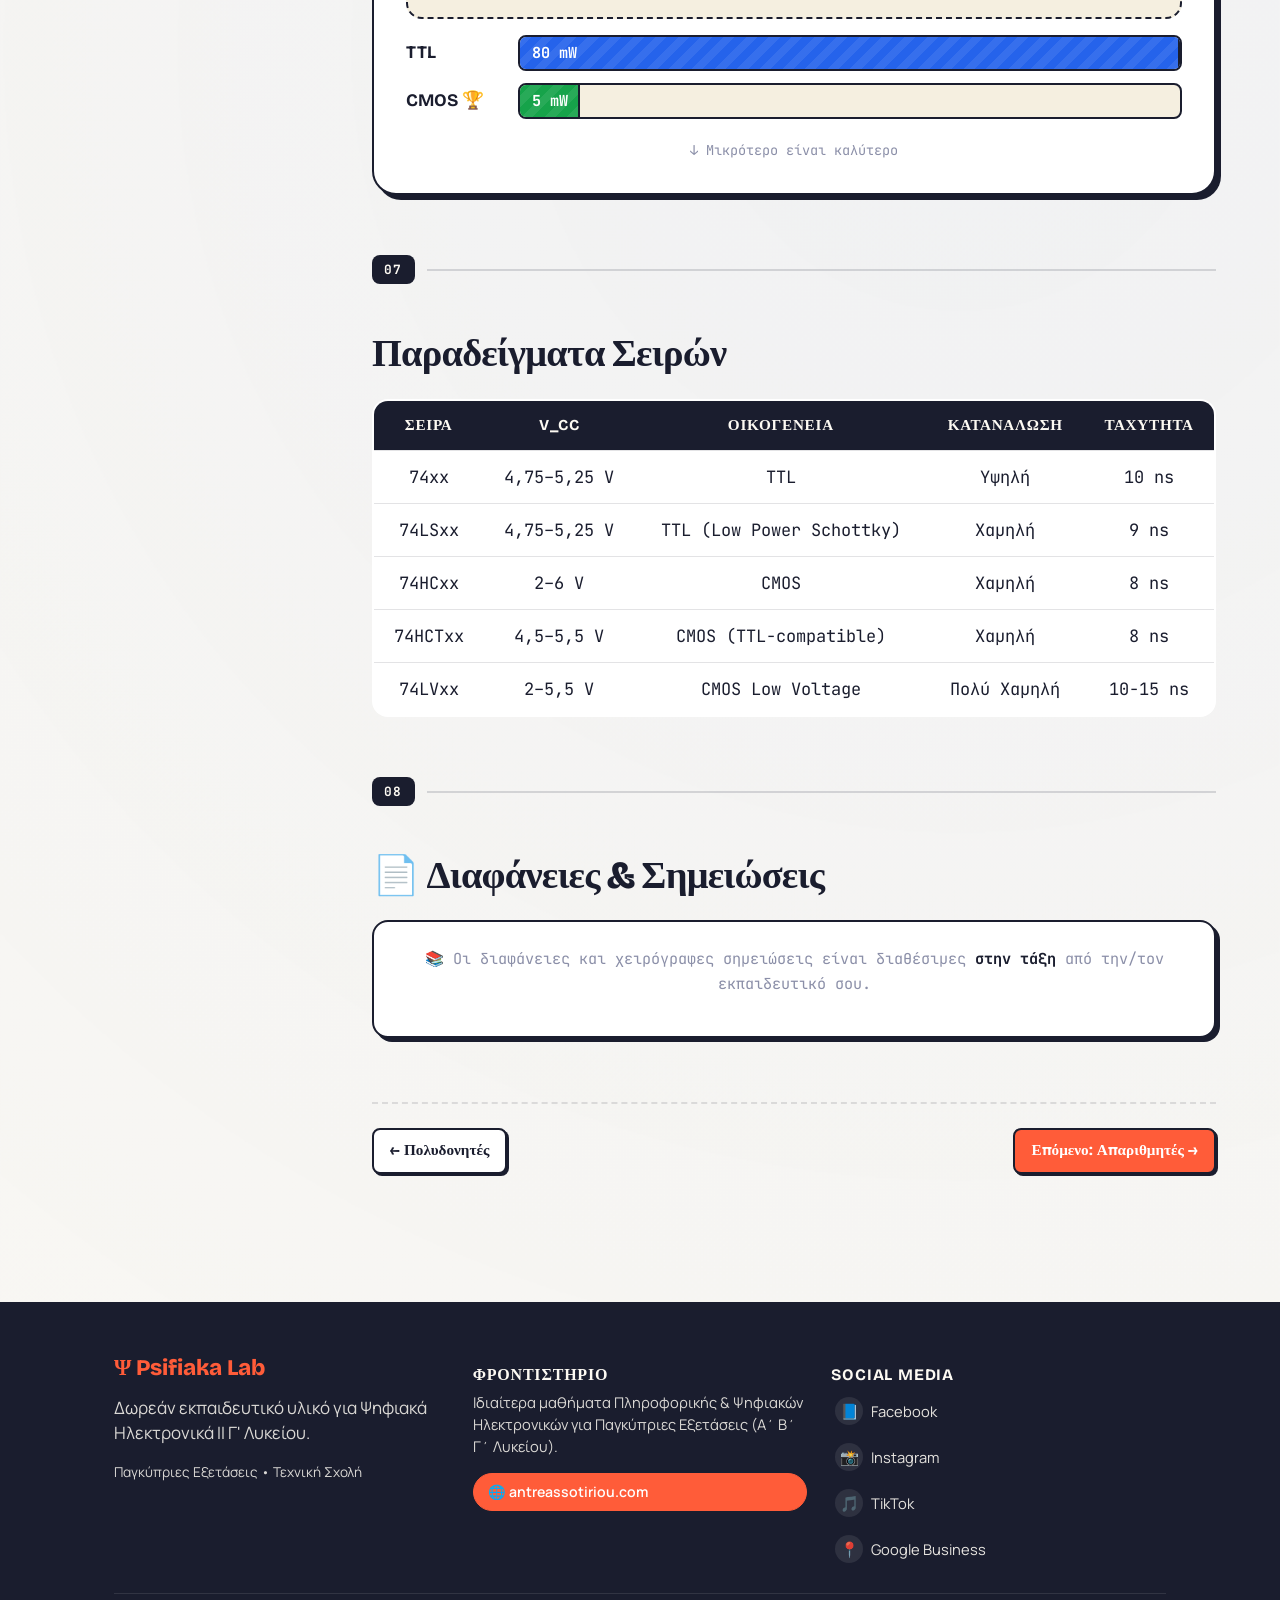
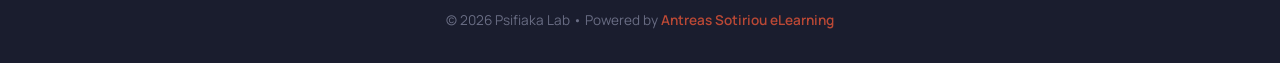
<file: logikes-oikogeneies.html>
<!DOCTYPE html>
<html lang="el">
<head>
  <meta charset="UTF-8">
  <meta name="viewport" content="width=device-width, initial-scale=1.0">
  
  <title>Λογικές Οικογένειες (TTL, CMOS) — Σύγκριση &amp; Διαδραστικά | Psifiaka Lab</title>
  <meta name="description" content="Πλήρης οδηγός για TTL και CMOS λογικές οικογένειες. Διαδραστική σύγκριση χαρακτηριστικών (κατανάλωση, ταχύτητα, fan-out, περιθώριο θορύβου), προσομοιώσεις λογικών επιπέδων. Ψηφιακά Ηλεκτρονικά ΙΙ.">
  <meta name="keywords" content="λογικές οικογένειες, TTL, CMOS, fan-out, περιθώριο θορύβου, καθυστέρηση διάδοσης, V_OH, V_IL, σύγκριση λογικών οικογενειών, Παγκύπριες Εξετάσεις, Γ Λυκείου, Β Λυκείου, τεχνική σχολή, Κύπρος, ιδιαίτερα μαθήματα, Πληροφορική, Antreas Sotiriou eLearning">
  <link rel="canonical" href="https://psifiakalab.com/logikes-oikogeneies.html">
  
  <meta property="og:type" content="article">
  <meta property="og:locale" content="el_GR">
  <meta property="og:title" content="Λογικές Οικογένειες — TTL vs CMOS">
  <meta property="og:description" content="Διαδραστική σύγκριση λογικών οικογενειών με προσομοιώσεις.">
  <meta property="og:url" content="https://psifiakalab.com/logikes-oikogeneies.html">
  
  <script type="application/ld+json">
  {
    "@context": "https://schema.org",
    "@type": "LearningResource",
    "name": "Λογικές Οικογένειες (TTL, CMOS)",
    "description": "Θεωρία και διαδραστικές προσομοιώσεις για τις λογικές οικογένειες TTL και CMOS",
    "educationalLevel": "Γ' Λυκείου",
    "inLanguage": "el",
    "learningResourceType": "Interactive lesson",
    "isPartOf": { "@type": "Course", "name": "Ψηφιακά Ηλεκτρονικά ΙΙ" }
  }
  </script>
  
  <link rel="icon" type="image/svg+xml" href="data:image/svg+xml,%3Csvg xmlns='http://www.w3.org/2000/svg' viewBox='0 0 100 100'%3E%3Crect width='100' height='100' rx='20' fill='%23ff5c39'/%3E%3Ctext x='50' y='68' font-family='monospace' font-size='55' font-weight='700' text-anchor='middle' fill='%231a1d2e'%3EΨ%3C/text%3E%3C/svg%3E">
  <link rel="stylesheet" href="assets/styles.css">
  <link rel="stylesheet" href="assets/chapter-extras.css">
</head>
<body>

  <header class="site-header">
    <nav class="nav-bar" aria-label="Κύρια πλοήγηση">
      <a href="index.html" class="logo">
        <span class="logo-mark">Ψ</span>
        <span>Psifiaka Lab</span>
      </a>
      <button class="nav-toggle" aria-expanded="false" aria-controls="primary-nav">Μενού ☰</button>
      <ul class="nav-list" id="primary-nav">
        <li><a href="index.html">Αρχική</a></li>
        <li><a href="flip-flop.html">1. Φλιπ-Φλοπ</a></li>
        <li><a href="kyklomata-palmon.html">2. Πολυδονητές</a></li>
        <li><a href="logikes-oikogeneies.html">3. Λογικές Οικογένειες</a></li>
        <li><a href="apariomites.html">4. Απαριθμητές</a></li>
        <li><a href="kataxoritres.html">5. Καταχωρητές</a></li>
        <li><a href="kodikopoiites.html">6. Κωδικοποιητές</a></li>
        <li><a href="sygkrites.html">7. Συγκριτές</a></li>
        <li><a href="psifio-isotimias.html">8. Ψηφίο Ισοτιμίας</a></li>
        <li><a href="polyplektes.html">9. Πολυπλέκτες</a></li>
        <li><a href="metatropes-da-ad.html">10. Μετατροπείς D/A &amp; A/D</a></li>
      </ul>
    </nav>
  </header>

  <div class="chapter-layout">
    
    <aside class="chapter-sidebar">
      <h4>Σε αυτό το κεφάλαιο</h4>
      <ul>
        <li><a href="#eisagogi">Εισαγωγή</a></li>
        <li><a href="#oikogeneies">Οι κύριες οικογένειες</a></li>
        <li><a href="#xaraktiristika">8 Χαρακτηριστικά</a></li>
        <li><a href="#logika-epipeda">Λογικά Επίπεδα</a></li>
        <li><a href="#diadrastiko-levels">🎮 Logic Level Tester</a></li>
        <li><a href="#fan-out">Fan-Out</a></li>
        <li><a href="#diadrastiko-fanout">🎮 Fan-Out Simulator</a></li>
        <li><a href="#sygkrisi">TTL vs CMOS</a></li>
        <li><a href="#diadrastiko-compare">🎮 Διαδραστική Σύγκριση</a></li>
        <li><a href="#paradeigmata">Παραδείγματα</a></li>
        <li><a href="#pdf">📄 Διαφάνειες</a></li>
      </ul>
    </aside>

    <main class="chapter-content">
      
      <header class="chapter-hero">
        <span class="chapter-num">Κεφάλαιο 03</span>
        <h1>Λογικές Οικογένειες</h1>
        <p class="lede">
          Όλες οι ψηφιακές πύλες δεν είναι ίδιες. Ανάλογα με την <strong>τεχνολογία κατασκευής</strong>
          έχουν διαφορετική κατανάλωση, ταχύτητα, αντοχή σε θόρυβο και τάσεις λειτουργίας.
          Ας δούμε τις δύο πιο σημαντικές: <strong>TTL</strong> και <strong>CMOS</strong>.
        </p>
      </header>

      <!-- ===== ΕΙΣΑΓΩΓΗ ===== -->
      <section id="eisagogi">
        <div class="section-divider"><span class="badge">01</span></div>
        <h2>Τι είναι μια λογική οικογένεια;</h2>
        <p>
          Μια <strong>λογική οικογένεια</strong> είναι μια κατηγορία ψηφιακών κυκλωμάτων
          που βασίζονται σε <strong>κοινή τεχνολογία κατασκευής</strong> και έχουν παρόμοια
          ηλεκτρικά χαρακτηριστικά. Καθορίζει τον τρόπο που υλοποιούνται οι λογικές πύλες
          με συγκεκριμένα τρανζίστορ και διατάξεις.
        </p>
        
        <div class="callout callout--info">
          <div class="callout-title">💡 Γιατί έχει σημασία;</div>
          <p style="margin: 0;">
            Όταν σχεδιάζεις ένα κύκλωμα, η επιλογή λογικής οικογένειας καθορίζει:
            <strong>πόσο γρήγορο</strong> θα είναι, <strong>πόση ενέργεια</strong> θα καταναλώνει,
            <strong>πόσο ευαίσθητο</strong> θα είναι σε θόρυβο, και <strong>τι τάσεις</strong> θα μπορεί να δεχτεί.
          </p>
        </div>
      </section>

      <!-- ===== ΟΙΚΟΓΕΝΕΙΕΣ ===== -->
      <section id="oikogeneies">
        <div class="section-divider"><span class="badge">02</span></div>
        <h2>Οι Κύριες Λογικές Οικογένειες</h2>
        <p>Υπάρχουν πολλές οικογένειες, αλλά οι 2 πιο διαδεδομένες είναι:</p>
        
        <div class="cat-grid">
          <div class="cat-card" style="border-color: var(--c-secondary);">
            <div class="cat-icon" style="background:#d6e4ff;">⚡</div>
            <h3>TTL <small style="font-weight:500; color:var(--c-muted)">(Transistor-Transistor Logic)</small></h3>
            <p>Διπολικά τρανζίστορ <strong>BJT</strong>.</p>
            <p>Γρήγορη, αλλά καταναλώνει αρκετή ισχύ.</p>
            <p>Τυπική σειρά: <code>74xx</code>, <code>74LSxx</code>.</p>
          </div>
          <div class="cat-card" style="border-color: var(--c-tertiary);">
            <div class="cat-icon" style="background:#d6ffe4;">🔋</div>
            <h3>CMOS <small style="font-weight:500; color:var(--c-muted)">(Complementary MOS)</small></h3>
            <p>Τρανζίστορ <strong>MOSFET</strong>.</p>
            <p>Πολύ χαμηλή κατανάλωση, μεγάλο fan-out.</p>
            <p>Τυπική σειρά: <code>74HCxx</code>, <code>74HCTxx</code>.</p>
          </div>
        </div>
        
        <p>
          Άλλες λογικές οικογένειες που πρέπει να γνωρίζεις: <strong>PMOS</strong>, <strong>NMOS</strong>,
          <strong>RTL</strong>, <strong>DTL</strong>, <strong>ECL</strong> (πολύ γρήγορη), <strong>I²L</strong>.
        </p>
      </section>

      <!-- ===== 8 ΧΑΡΑΚΤΗΡΙΣΤΙΚΑ ===== -->
      <section id="xaraktiristika">
        <div class="section-divider"><span class="badge">03</span></div>
        <h2>Τα 8 Χαρακτηριστικά κάθε Οικογένειας</h2>
        
        <ol style="font-size: 1rem;">
          <li><strong>Καταναλισκόμενη Ισχύς (P)</strong> — P = V·I. Όσο μικρότερη, τόσο καλύτερα για μπαταρίες.</li>
          <li><strong>Λογικά Επίπεδα Τάσης</strong> — Ποιες τάσεις θεωρούνται 0 και ποιες 1.</li>
          <li><strong>Λογικά Επίπεδα Εισόδου/Εξόδου</strong> — V_IH, V_IL, V_OH, V_OL.</li>
          <li><strong>Περιθώριο Θορύβου (Noise Margin)</strong> — Πόσο θόρυβο αντέχει χωρίς να αλλάξει η λογική κατάσταση.</li>
          <li><strong>Καθυστέρηση Διάδοσης (t_pd)</strong> — Πόσος χρόνος χρειάζεται μια αλλαγή στην είσοδο για να φτάσει στην έξοδο.</li>
          <li><strong>Ικανότητα Οδήγησης (Fan-Out)</strong> — Πόσες άλλες πύλες μπορεί να οδηγήσει μια έξοδος.</li>
          <li><strong>Τάση Τροφοδοσίας (V_CC)</strong> — Η τάση που χρειάζεται για να λειτουργήσει.</li>
          <li><strong>Γινόμενο Ταχύτητας-Ισχύος (Speed-Power Product)</strong> — Συνολικός δείκτης απόδοσης.</li>
        </ol>
      </section>

      <!-- ===== ΛΟΓΙΚΑ ΕΠΙΠΕΔΑ ===== -->
      <section id="logika-epipeda">
        <div class="section-divider"><span class="badge">04</span></div>
        <h2>Λογικά Επίπεδα Εισόδου &amp; Εξόδου</h2>
        <p>
          Σε ένα ψηφιακό κύκλωμα, μια τάση δεν είναι ποτέ ακριβώς 0V ή 5V. Έχουμε
          <strong>περιοχές τάσης</strong> που θεωρούνται 0 ή 1.
          Για κάθε λογική οικογένεια ορίζονται 4 βασικές τάσεις:
        </p>
        
        <div class="formula-block">
          <div class="formula"><span class="f-label">V_OH(min):</span> Ελάχιστη τάση εξόδου για λογικό 1</div>
          <div class="formula"><span class="f-label">V_OL(max):</span> Μέγιστη τάση εξόδου για λογικό 0</div>
          <div class="formula"><span class="f-label">V_IH(min):</span> Ελάχιστη τάση εισόδου που ερμηνεύεται ως 1</div>
          <div class="formula"><span class="f-label">V_IL(max):</span> Μέγιστη τάση εισόδου που ερμηνεύεται ως 0</div>
        </div>
        
        <h3>TTL Παράδειγμα (στα 5V):</h3>
        <table>
          <thead><tr><th>Τάση</th><th>Έξοδος</th><th>Είσοδος</th></tr></thead>
          <tbody>
            <tr><td>Λογικό 1</td><td>2,4V – 5V</td><td>2V – 5V</td></tr>
            <tr><td>Λογικό 0</td><td>0V – 0,4V</td><td>0V – 0,8V</td></tr>
          </tbody>
        </table>
      </section>

      <!-- ===== ΔΙΑΔΡΑΣΤΙΚΟ LEVELS ===== -->
      <section id="diadrastiko-levels">
        <div class="section-divider"><span class="badge">🎮</span></div>
        <h2>Διαδραστικό: Logic Level Tester</h2>
        
        <div class="interactive">
          <span class="interactive-label">Δοκίμασε τάσεις!</span>
          <h3>Τι θα ερμηνεύσει η πύλη;</h3>
          <p class="interactive-explainer">
            Επίλεξε <strong>λογική οικογένεια</strong> και τάση τροφοδοσίας <strong>V_CC</strong>.
            Μετακίνησε τον slider της τάσης εισόδου για να δεις πώς ερμηνεύεται από την πύλη:
            <strong>0</strong>, <strong>1</strong>, ή <strong>απροσδιόριστη</strong>!
          </p>
          
          <div class="sliders">
            <div class="slider-row">
              <label for="lvl-family">Λογική οικογένεια</label>
              <select id="lvl-family" class="select-input" style="grid-column: 2 / span 2;">
                <option value="ttl">TTL (74xx)</option>
                <option value="cmos5">CMOS @ 5V (74HC)</option>
                <option value="cmos3">CMOS @ 3.3V (74LV)</option>
                <option value="lvcmos">LVCMOS @ 1.8V</option>
              </select>
            </div>
            <div class="slider-row">
              <label for="lvl-V">Τάση δοκιμής</label>
              <input type="range" id="lvl-V" min="0" max="5" step="0.05" value="2.5">
              <output id="lvl-V-val" class="mono">2.50 V</output>
            </div>
          </div>
          
          <div class="results-grid">
            <div class="result-card">
              <div class="result-label">V_IL(max)</div>
              <div class="result-value mono" id="lvl-VIL" style="font-size:1.1rem;">—</div>
            </div>
            <div class="result-card">
              <div class="result-label">V_IH(min)</div>
              <div class="result-value mono" id="lvl-VIH" style="font-size:1.1rem;">—</div>
            </div>
            <div class="result-card" style="background: var(--c-bg-soft);">
              <div class="result-label">Ερμηνεία</div>
              <div class="result-value" id="lvl-result">—</div>
            </div>
          </div>
          
          <div class="timing-canvas-wrap" style="margin-top: var(--s-4);">
            <canvas class="timing-canvas" id="lvl-canvas" width="800" height="220" style="height: 220px;"></canvas>
          </div>
        </div>
      </section>

      <!-- ===== FAN-OUT ===== -->
      <section id="fan-out">
        <div class="section-divider"><span class="badge">05</span></div>
        <h2>Ικανότητα Οδήγησης (Fan-Out)</h2>
        <p>
          Το <strong>Fan-Out</strong> είναι ο <strong>μέγιστος αριθμός εισόδων</strong> που μπορεί να
          οδηγήσει η έξοδος μιας πύλης χωρίς να επηρεαστεί η κανονική της λειτουργία.
        </p>
        
        <div class="cat-grid">
          <div class="cat-card">
            <div class="cat-icon" style="background:#d6e4ff;">⚡</div>
            <h3>TTL</h3>
            <p>Fan-Out ≈ <strong>10</strong> πύλες</p>
          </div>
          <div class="cat-card">
            <div class="cat-icon" style="background:#d6ffe4;">🔋</div>
            <h3>CMOS</h3>
            <p>Fan-Out ≈ <strong>50</strong> πύλες</p>
          </div>
        </div>
        
        <h3>Τι συμβαίνει αν παραβιάσεις το όριο fan-out;</h3>
        <ul>
          <li>Μη σωστή λειτουργία της πύλης (το σήμα "πέφτει")</li>
          <li>Αύξηση του χρόνου μετάβασης (transition time)</li>
          <li>Αύξηση κατανάλωσης ενέργειας</li>
          <li>Θερμικές βλάβες</li>
          <li>Παρεμβολές σε γειτονικές πύλες</li>
        </ul>
      </section>

      <!-- ===== ΔΙΑΔΡΑΣΤΙΚΟ FAN-OUT ===== -->
      <section id="diadrastiko-fanout">
        <div class="section-divider"><span class="badge">🎮</span></div>
        <h2>Διαδραστικό: Fan-Out Simulator</h2>
        
        <div class="interactive">
          <span class="interactive-label">Πόσες πύλες αντέχει;</span>
          <h3>Δοκίμασε τα όρια</h3>
          <p class="interactive-explainer">
            Επίλεξε λογική οικογένεια και αύξησε τον αριθμό των πυλών που οδηγείς.
            Όταν ξεπεράσεις το όριο, η έξοδος θα αρχίσει να "πέφτει" και τελικά να αποτυγχάνει.
          </p>
          
          <div class="sliders">
            <div class="slider-row">
              <label for="fo-family">Οικογένεια</label>
              <select id="fo-family" class="select-input" style="grid-column: 2 / span 2;">
                <option value="ttl">TTL (Fan-Out = 10)</option>
                <option value="cmos">CMOS (Fan-Out = 50)</option>
              </select>
            </div>
            <div class="slider-row">
              <label for="fo-N">Αριθμός πυλών</label>
              <input type="range" id="fo-N" min="1" max="60" step="1" value="5">
              <output id="fo-N-val" class="mono">5</output>
            </div>
          </div>
          
          <div class="results-grid">
            <div class="result-card">
              <div class="result-label">Όριο Fan-Out</div>
              <div class="result-value" id="fo-limit">10</div>
            </div>
            <div class="result-card">
              <div class="result-label">Αριθμός φόρτου</div>
              <div class="result-value" id="fo-load">5</div>
            </div>
            <div class="result-card" style="background: var(--c-bg-soft);">
              <div class="result-label">Κατάσταση</div>
              <div class="result-value" id="fo-status">✅ OK</div>
            </div>
          </div>
          
          <div class="timing-canvas-wrap">
            <canvas class="timing-canvas" id="fo-canvas" width="800" height="280" style="height: 280px;"></canvas>
          </div>
        </div>
      </section>

      <!-- ===== ΣΥΓΚΡΙΣΗ ===== -->
      <section id="sygkrisi">
        <div class="section-divider"><span class="badge">06</span></div>
        <h2>TTL vs CMOS — Σύγκριση</h2>
        
        <table>
          <thead>
            <tr><th>Χαρακτηριστικό</th><th>TTL</th><th>CMOS</th></tr>
          </thead>
          <tbody>
            <tr><td>Τάση Τροφοδοσίας</td><td>5 V</td><td>3-15 V (τυπικά 3-5,5)</td></tr>
            <tr><td>Τεχνολογία</td><td>BJT</td><td>MOSFET</td></tr>
            <tr><td>Κατανάλωση</td><td>Υψηλή</td><td>Πολύ Χαμηλή</td></tr>
            <tr><td>Καθυστέρηση</td><td>10 ns</td><td>60-100 ns</td></tr>
            <tr><td>Ευαισθησία θορύβου</td><td>Μικρότερη</td><td>Μεγαλύτερη</td></tr>
            <tr><td>Θερμοκρασία</td><td>0°C – 70°C</td><td>-40°C – 85°C</td></tr>
            <tr><td>Ικανότητα Οδήγησης</td><td>Χαμηλή (~10)</td><td>Ψηλή (~50)</td></tr>
          </tbody>
        </table>

        <div class="callout callout--warning">
          <div class="callout-title">⚠️ Προσοχή με τα CMOS</div>
          <p style="margin: 0;">
            Τα CMOS είναι <strong>ευαίσθητα στον στατικό ηλεκτρισμό</strong>. Πρέπει να τα
            χειρίζεσαι με αντιστατικά μέτρα (βραχιόλι γείωσης, αντιστατικός χώρος εργασίας).
          </p>
        </div>
      </section>

      <!-- ===== ΔΙΑΔΡΑΣΤΙΚΟ ΣΥΓΚΡΙΣΗΣ ===== -->
      <section id="diadrastiko-compare">
        <div class="section-divider"><span class="badge">🎮</span></div>
        <h2>Διαδραστικό: Visual Σύγκριση</h2>
        
        <div class="interactive">
          <span class="interactive-label">Bar charts</span>
          <h3>Δες τις διαφορές οπτικά</h3>
          <p class="interactive-explainer">
            Παρακάτω βλέπεις 4 βασικά χαρακτηριστικά συγκριτικά. Πάτα κουμπί για να δεις
            ποια οικογένεια <strong>κερδίζει</strong> σε κάθε τομέα.
          </p>
          
          <div class="clock-controls" style="justify-content: flex-start;">
            <button class="btn btn--primary" id="cmp-power">🔋 Κατανάλωση</button>
            <button class="btn" id="cmp-speed">⚡ Ταχύτητα</button>
            <button class="btn" id="cmp-fanout">📡 Fan-Out</button>
            <button class="btn" id="cmp-noise">🛡️ Αντοχή Θορύβου</button>
          </div>
          
          <div id="cmp-message" style="text-align:center; padding: var(--s-4); margin-top: var(--s-3); background: var(--c-bg-soft); border-radius: var(--r-md); border: 2px dashed var(--c-ink); font-family: var(--f-display); font-weight: 700; font-size: 1.05rem;">
            Πάτα ένα κουμπί παραπάνω
          </div>
          
          <div id="cmp-bars" style="margin-top: var(--s-4); display: flex; flex-direction: column; gap: var(--s-3);">
            <!-- Bars rendered by JS -->
          </div>
        </div>
      </section>

      <!-- ===== ΠΑΡΑΔΕΙΓΜΑΤΑ ===== -->
      <section id="paradeigmata">
        <div class="section-divider"><span class="badge">07</span></div>
        <h2>Παραδείγματα Σειρών</h2>
        <table>
          <thead>
            <tr><th>Σειρά</th><th>V_CC</th><th>Οικογένεια</th><th>Κατανάλωση</th><th>Ταχύτητα</th></tr>
          </thead>
          <tbody>
            <tr><td>74xx</td><td>4,75–5,25 V</td><td>TTL</td><td>Υψηλή</td><td>10 ns</td></tr>
            <tr><td>74LSxx</td><td>4,75–5,25 V</td><td>TTL (Low Power Schottky)</td><td>Χαμηλή</td><td>9 ns</td></tr>
            <tr><td>74HCxx</td><td>2–6 V</td><td>CMOS</td><td>Χαμηλή</td><td>8 ns</td></tr>
            <tr><td>74HCTxx</td><td>4,5–5,5 V</td><td>CMOS (TTL-compatible)</td><td>Χαμηλή</td><td>8 ns</td></tr>
            <tr><td>74LVxx</td><td>2–5,5 V</td><td>CMOS Low Voltage</td><td>Πολύ Χαμηλή</td><td>10-15 ns</td></tr>
          </tbody>
        </table>
      </section>

      <!-- ===== PDF ===== -->
      <section id="pdf">
        <div class="section-divider"><span class="badge">08</span></div>
        <h2>📄 Διαφάνειες &amp; Σημειώσεις</h2>
        
                <div class="pdf-embed-wrap" style="padding: var(--s-5); text-align: center;">
          <p style="font-family: var(--f-mono); color: var(--c-muted); font-size: 0.95rem;">
            📚 Οι διαφάνειες και χειρόγραφες σημειώσεις είναι διαθέσιμες <strong>στην τάξη</strong> από την/τον εκπαιδευτικό σου.
          </p>
        </div>
      </section>

      <nav style="display: flex; justify-content: space-between; margin-top: var(--s-8); padding-top: var(--s-5); border-top: 2px dashed var(--c-shadow); gap: var(--s-3); flex-wrap: wrap;">
        <a href="kyklomata-palmon.html" class="btn">← Πολυδονητές</a>
        <a href="apariomites.html" class="btn btn--primary">Επόμενο: Απαριθμητές →</a>
      </nav>
      
    </main>
  </div>

    <footer class="site-footer">
    <div class="container">
      <div class="footer-grid">
        
        <div class="footer-col">
          <div class="footer-mark">Ψ Psifiaka Lab</div>
          <p>Δωρεάν εκπαιδευτικό υλικό για Ψηφιακά Ηλεκτρονικά ΙΙ Γ' Λυκείου.</p>
          <p style="margin-top:0.5rem; font-size:0.85rem; opacity:0.85;">Παγκύπριες Εξετάσεις • Τεχνική Σχολή</p>
        </div>
        
        <div class="footer-col">
          <h4 class="footer-title">Φροντιστήριο</h4>
          <p style="font-size:0.92rem;">Ιδιαίτερα μαθήματα Πληροφορικής &amp; Ψηφιακών Ηλεκτρονικών για Παγκύπριες Εξετάσεις (Α΄ Β΄ Γ΄ Λυκείου).</p>
          <a href="https://www.antreassotiriou.com/" target="_blank" rel="noopener" class="footer-link footer-link--cta">
            🌐 antreassotiriou.com
          </a>
        </div>
        
        <div class="footer-col">
          <h4 class="footer-title">Social Media</h4>
          <ul class="footer-social">
            <li>
              <a href="https://www.facebook.com/profile.php?id=61583083336971" target="_blank" rel="noopener" aria-label="Facebook">
                <span class="social-icon">📘</span> Facebook
              </a>
            </li>
            <li>
              <a href="https://www.instagram.com/pagkypriesonline/" target="_blank" rel="noopener" aria-label="Instagram">
                <span class="social-icon">📸</span> Instagram
              </a>
            </li>
            <li>
              <a href="https://www.tiktok.com/@pagkypriesonline" target="_blank" rel="noopener" aria-label="TikTok">
                <span class="social-icon">🎵</span> TikTok
              </a>
            </li>
            <li>
              <a href="https://share.google/84mqAqnpcEjChqpGW" target="_blank" rel="noopener" aria-label="Google Business">
                <span class="social-icon">📍</span> Google Business
              </a>
            </li>
          </ul>
        </div>
        
      </div>
      
      <div class="footer-bottom">
        <p class="muted" style="font-size: 0.85rem;">© 2026 Psifiaka Lab • Powered by <a href="https://www.antreassotiriou.com/" target="_blank" rel="noopener" style="color:var(--c-primary); text-decoration:none; font-weight:600;">Antreas Sotiriou eLearning</a></p>
      </div>
    </div>
  </footer>

  <script src="assets/script.js"></script>
  <script src="assets/logic-families.js"></script>
</body>
</html>
</file>
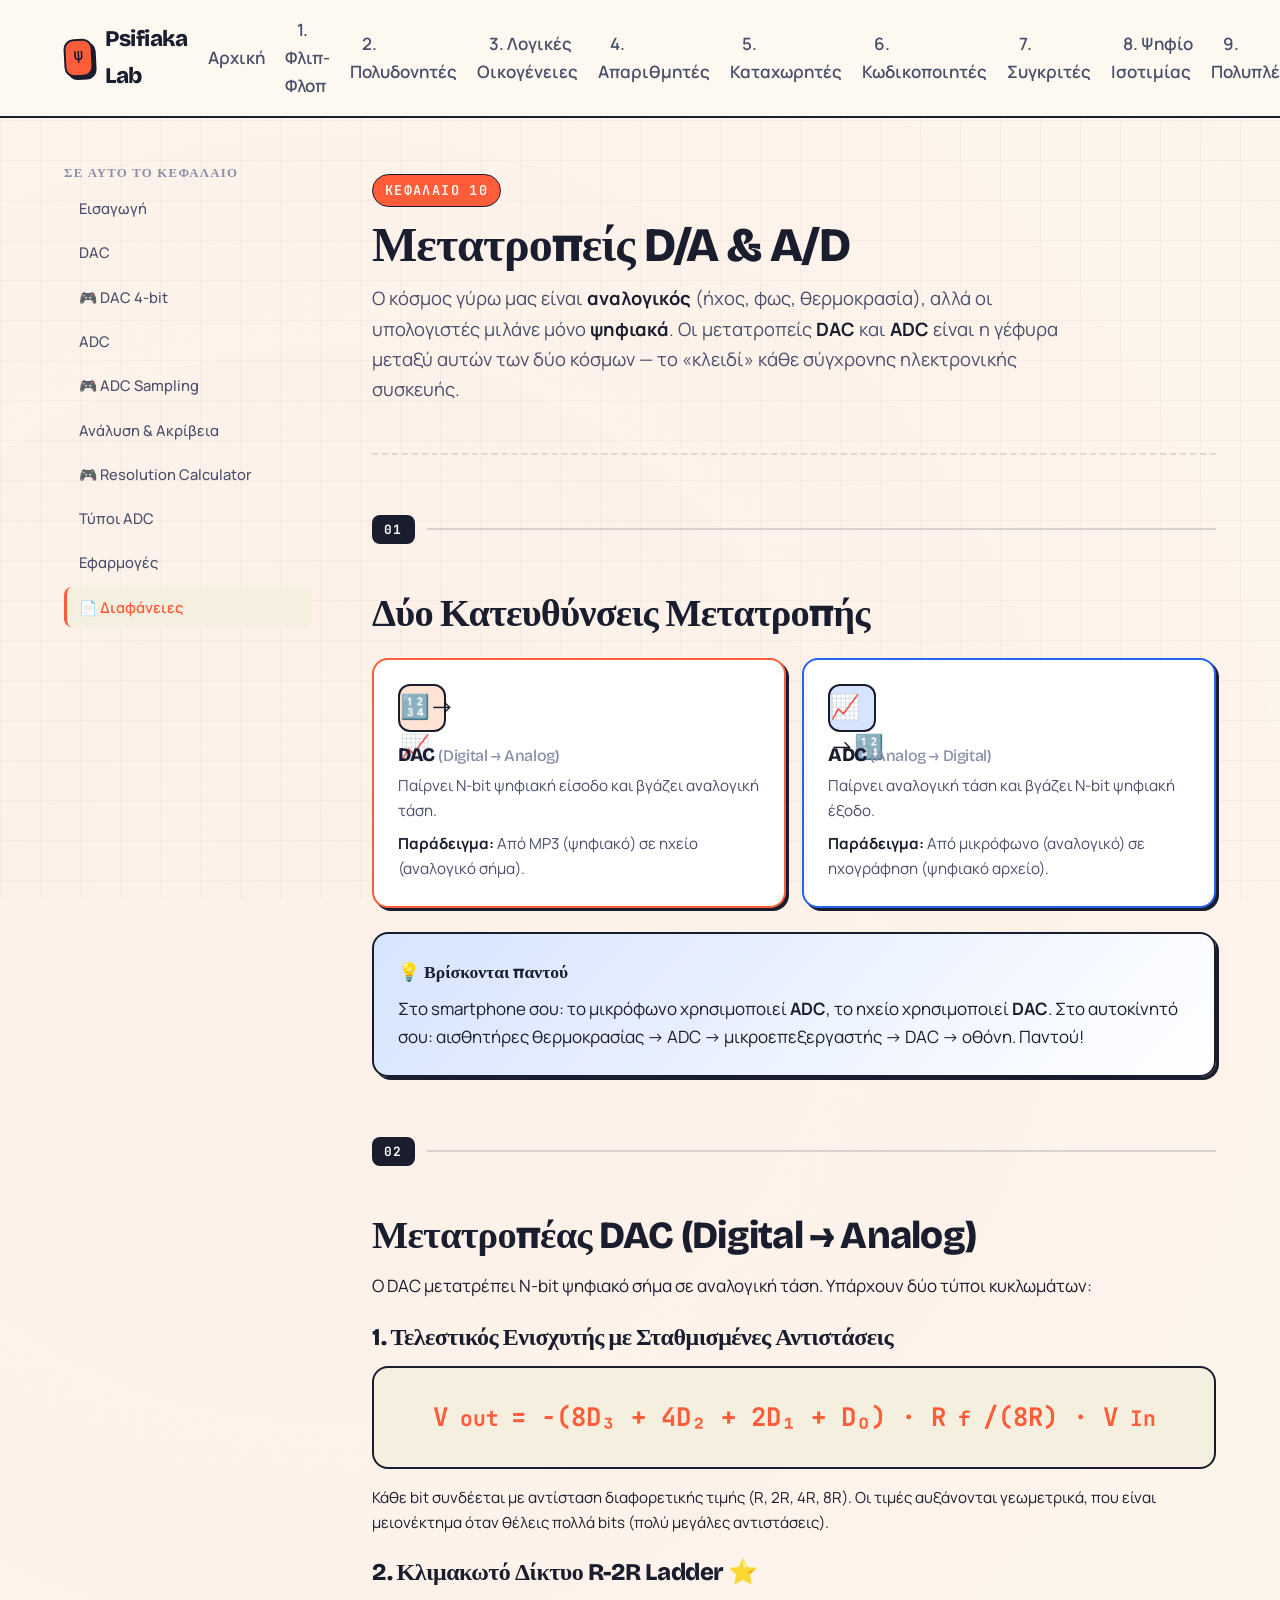
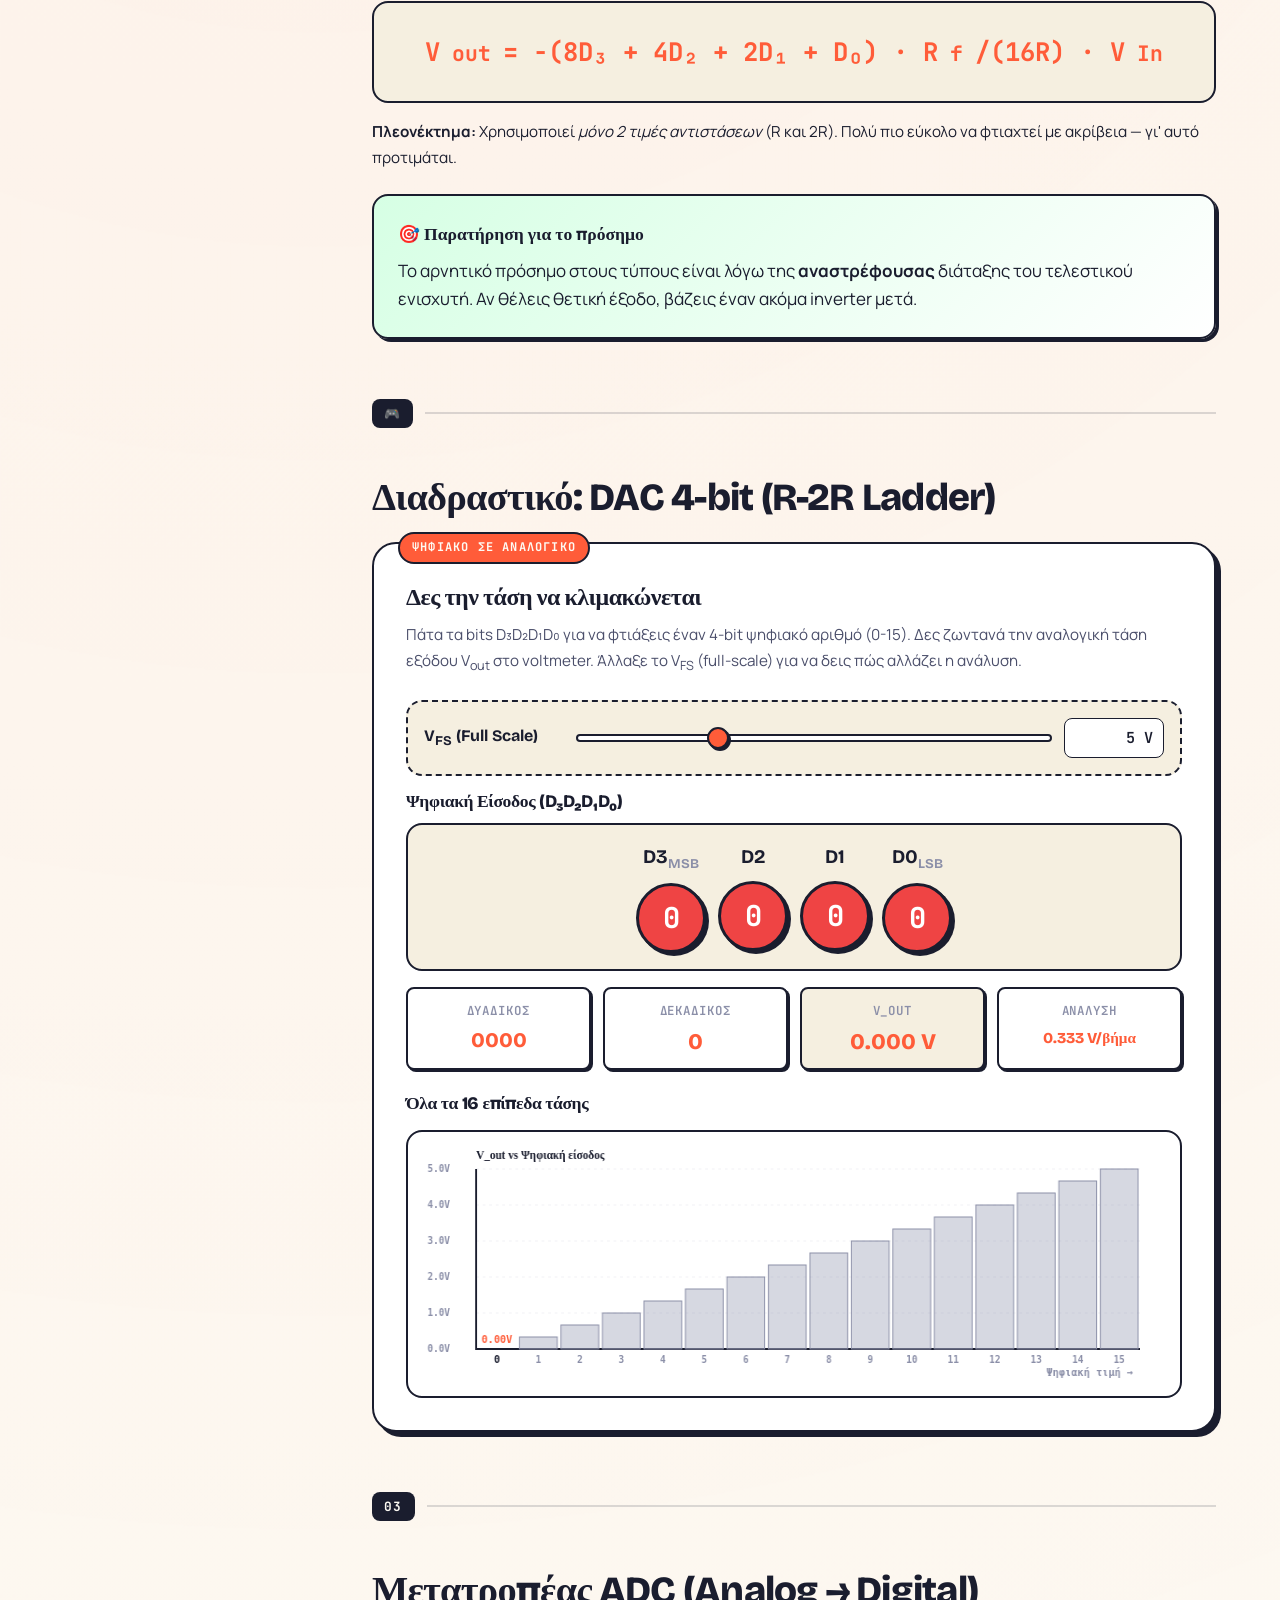
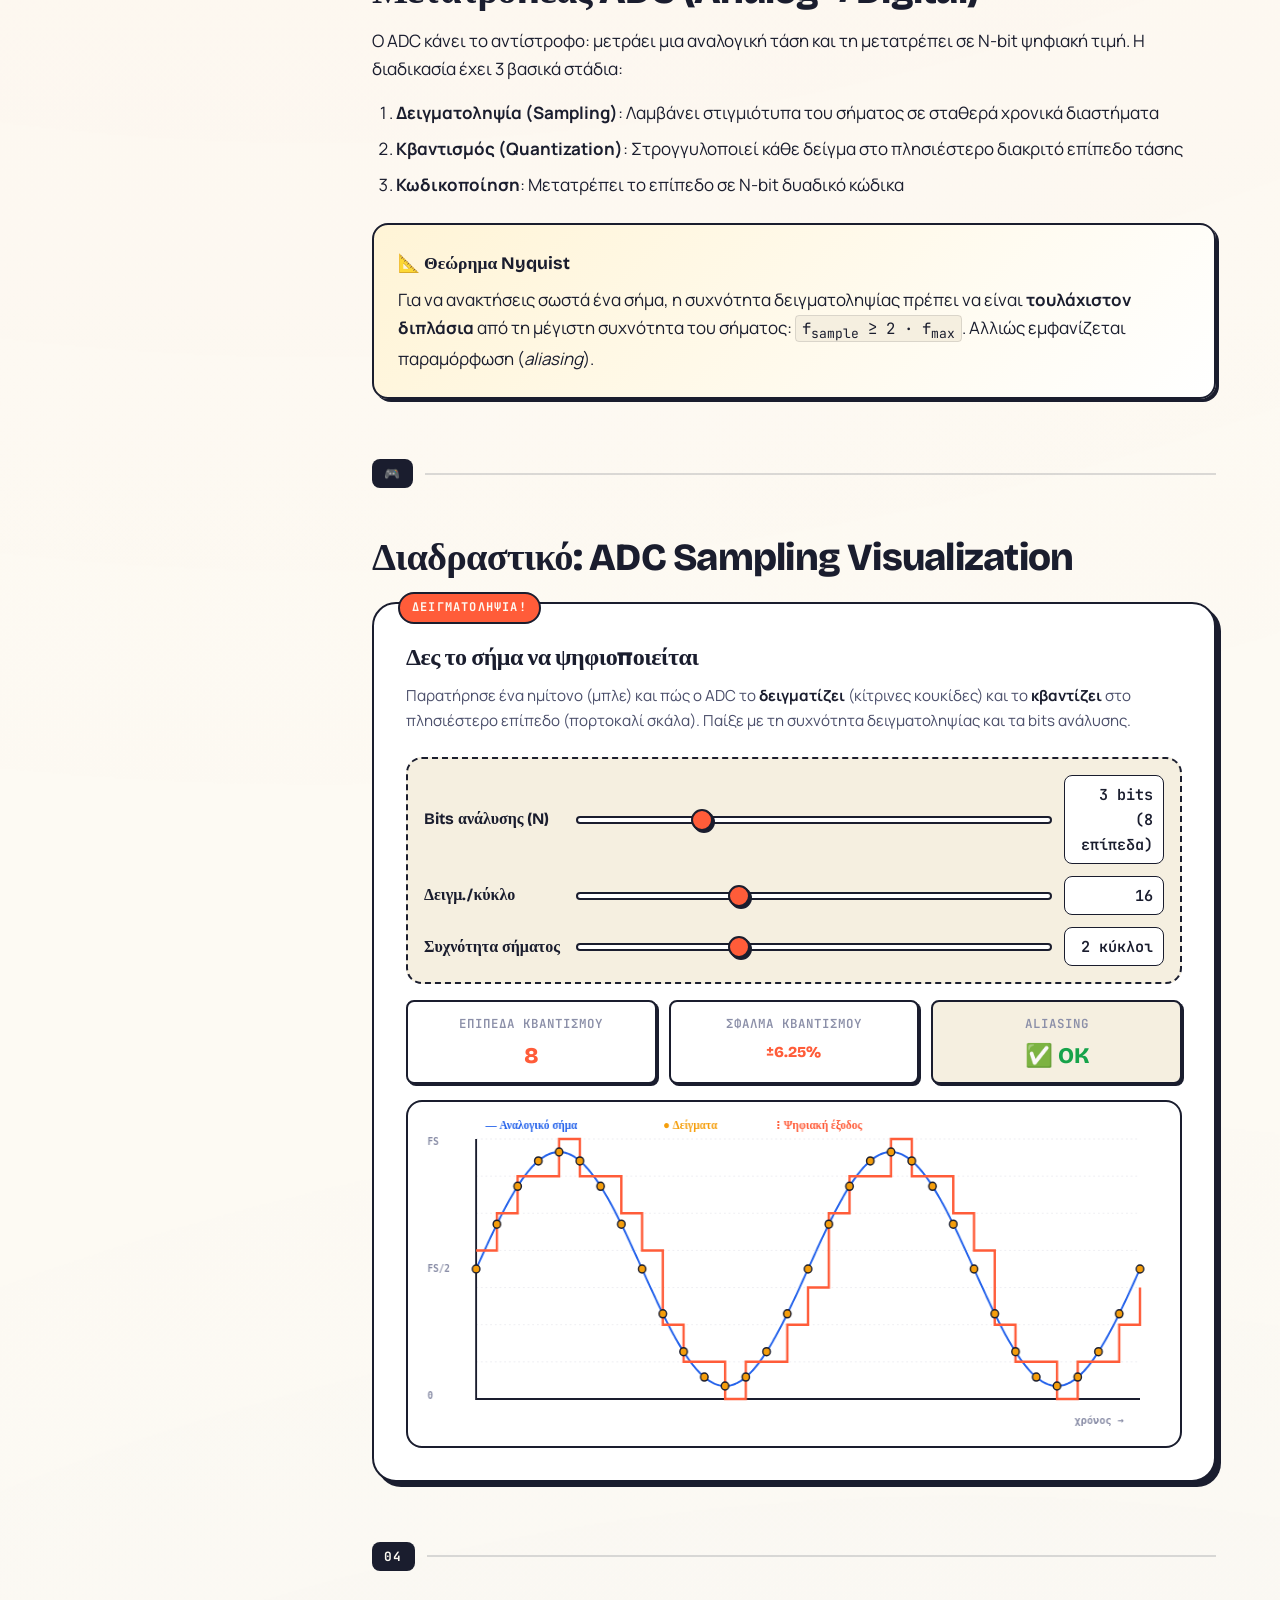
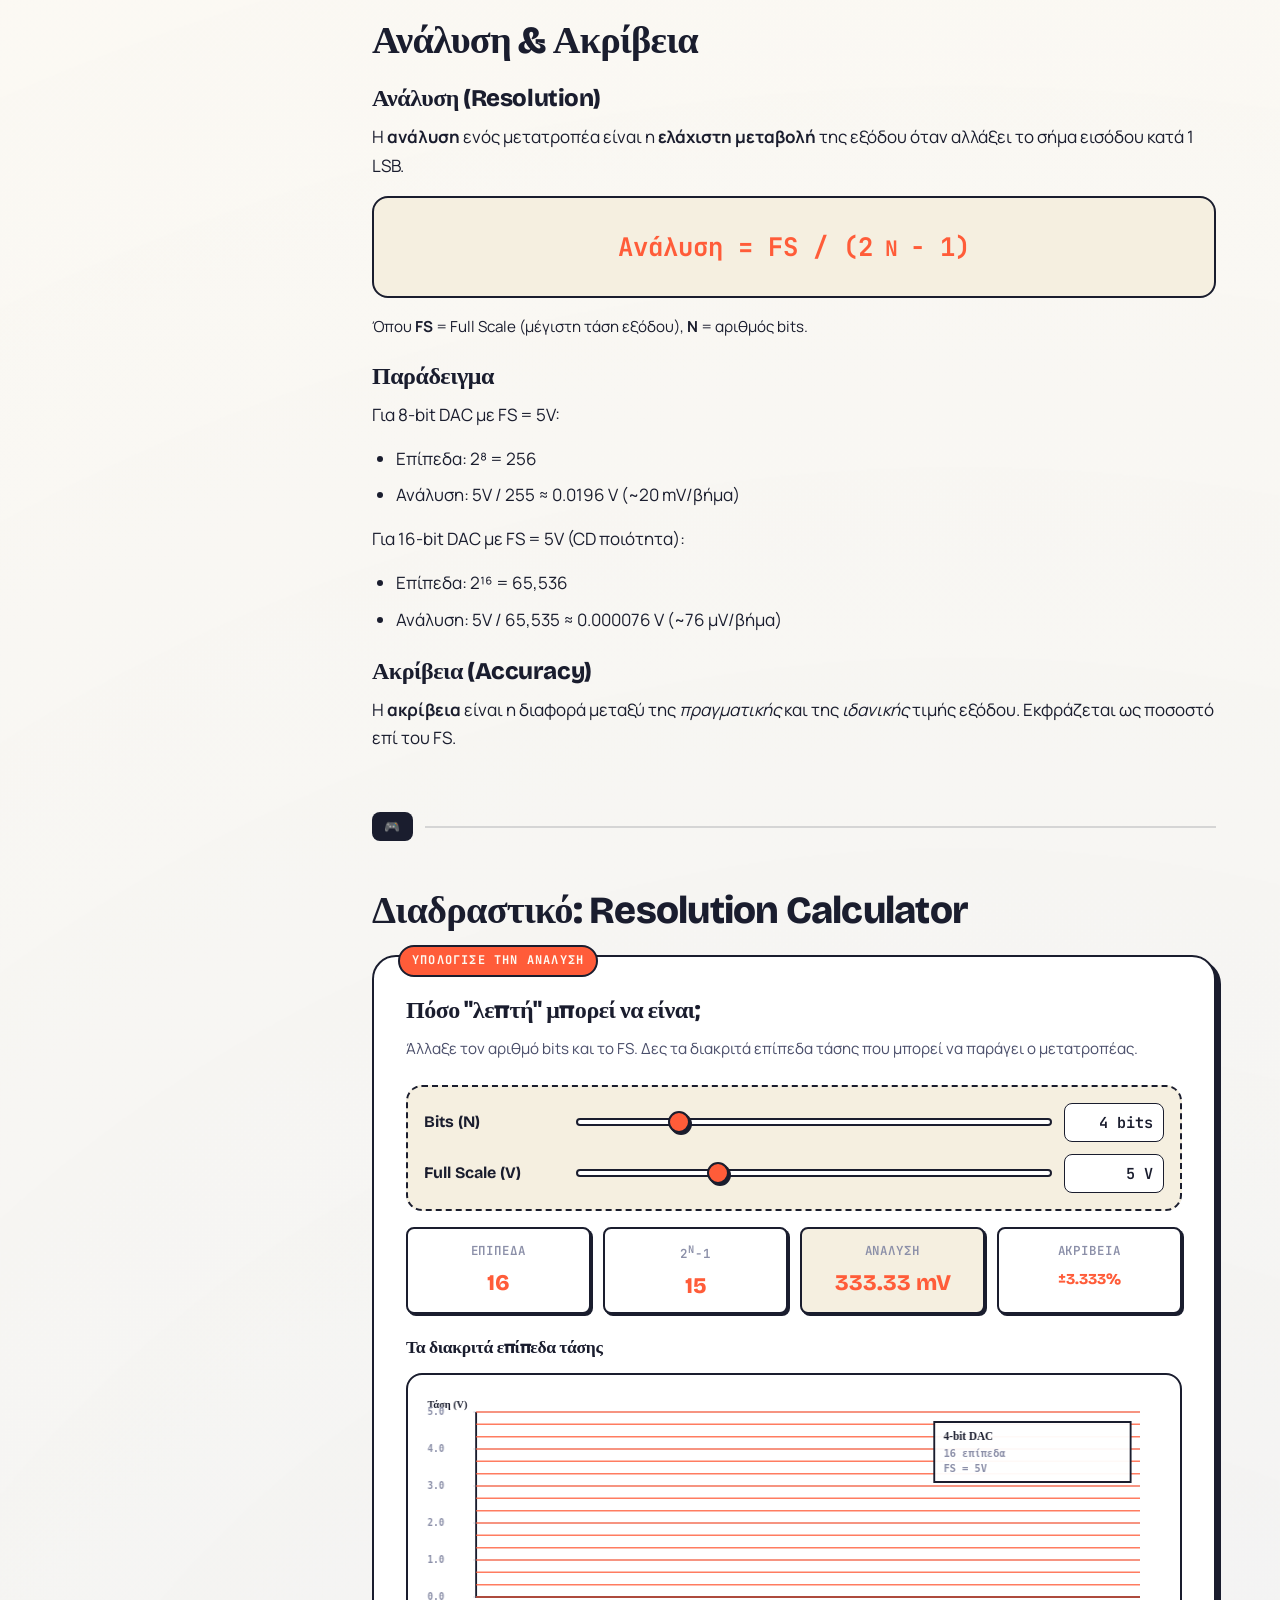
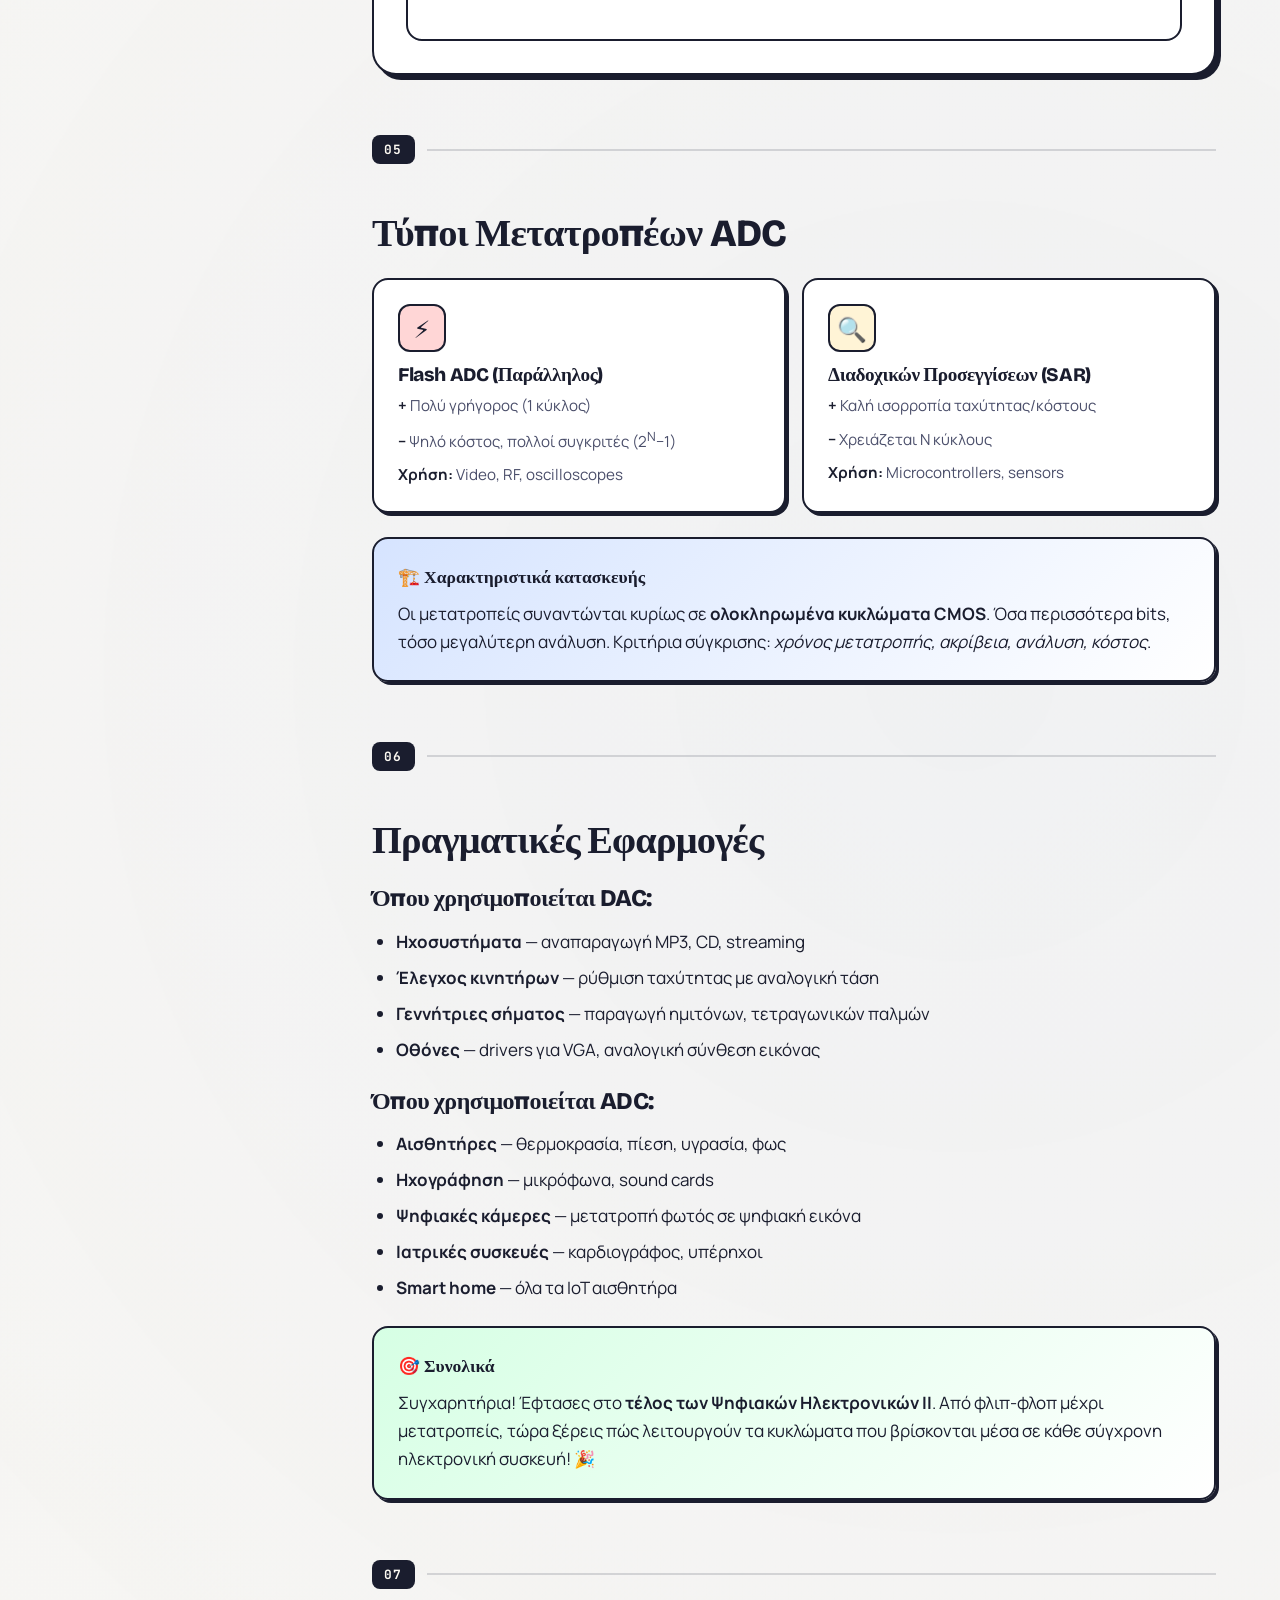
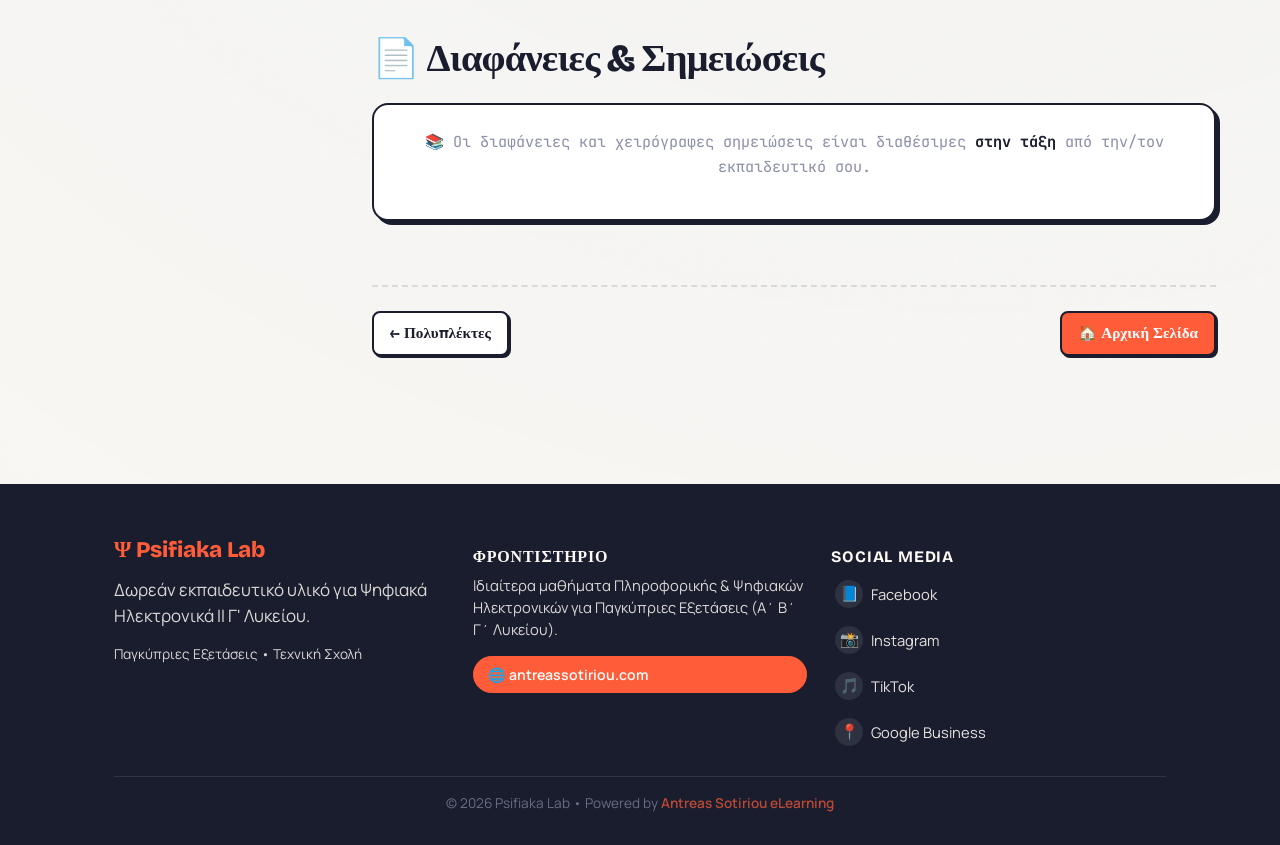
<file: metatropes-da-ad.html>
<!DOCTYPE html>
<html lang="el">
<head>
  <meta charset="UTF-8">
  <meta name="viewport" content="width=device-width, initial-scale=1.0">
  
  <title>Μετατροπείς D/A &amp; A/D — DAC, ADC | Psifiaka Lab</title>
  <meta name="description" content="Πλήρης θεωρία για μετατροπείς ψηφιακού σε αναλογικό (DAC) και αναλογικού σε ψηφιακό (ADC). Διαδραστικός 4-bit DAC, ADC sampling, resolution calculator. Ψηφιακά Ηλεκτρονικά ΙΙ Γ' Λυκείου.">
  <meta name="keywords" content="DAC, ADC, μετατροπέας, ψηφιακό σε αναλογικό, αναλογικό σε ψηφιακό, R-2R ladder, Flash ADC, διαδοχικές προσεγγίσεις, ανάλυση, sampling, Παγκύπριες Εξετάσεις, Γ Λυκείου, Β Λυκείου, τεχνική σχολή, Κύπρος, ιδιαίτερα μαθήματα, Πληροφορική, Antreas Sotiriou eLearning">
  <link rel="canonical" href="https://psifiakalab.com/metatropes-da-ad.html">
  
  <meta property="og:type" content="article">
  <meta property="og:locale" content="el_GR">
  <meta property="og:title" content="Μετατροπείς D/A &amp; A/D — DAC και ADC">
  <meta property="og:description" content="Διαδραστικές προσομοιώσεις μετατροπέων DAC και ADC.">
  <meta property="og:url" content="https://psifiakalab.com/metatropes-da-ad.html">
  
  <script type="application/ld+json">
  {
    "@context": "https://schema.org",
    "@type": "LearningResource",
    "name": "Μετατροπείς D/A &amp; A/D",
    "description": "Θεωρία και διαδραστικές ασκήσεις για μετατροπείς DAC και ADC",
    "educationalLevel": "Γ' Λυκείου",
    "inLanguage": "el",
    "learningResourceType": "Interactive lesson",
    "isPartOf": { "@type": "Course", "name": "Ψηφιακά Ηλεκτρονικά ΙΙ" }
  }
  </script>
  
  <link rel="icon" type="image/svg+xml" href="data:image/svg+xml,%3Csvg xmlns='http://www.w3.org/2000/svg' viewBox='0 0 100 100'%3E%3Crect width='100' height='100' rx='20' fill='%23ff5c39'/%3E%3Ctext x='50' y='68' font-family='monospace' font-size='55' font-weight='700' text-anchor='middle' fill='%231a1d2e'%3EΨ%3C/text%3E%3C/svg%3E">
  <link rel="stylesheet" href="assets/styles.css">
  <link rel="stylesheet" href="assets/chapter-extras.css">
</head>
<body>

  <header class="site-header">
    <nav class="nav-bar" aria-label="Κύρια πλοήγηση">
      <a href="index.html" class="logo"><span class="logo-mark">Ψ</span><span>Psifiaka Lab</span></a>
      <button class="nav-toggle" aria-expanded="false" aria-controls="primary-nav">Μενού ☰</button>
      <ul class="nav-list" id="primary-nav">
        <li><a href="index.html">Αρχική</a></li>
        <li><a href="flip-flop.html">1. Φλιπ-Φλοπ</a></li>
        <li><a href="kyklomata-palmon.html">2. Πολυδονητές</a></li>
        <li><a href="logikes-oikogeneies.html">3. Λογικές Οικογένειες</a></li>
        <li><a href="apariomites.html">4. Απαριθμητές</a></li>
        <li><a href="kataxoritres.html">5. Καταχωρητές</a></li>
        <li><a href="kodikopoiites.html">6. Κωδικοποιητές</a></li>
        <li><a href="sygkrites.html">7. Συγκριτές</a></li>
        <li><a href="psifio-isotimias.html">8. Ψηφίο Ισοτιμίας</a></li>
        <li><a href="polyplektes.html">9. Πολυπλέκτες</a></li>
        <li><a href="metatropes-da-ad.html">10. Μετατροπείς D/A &amp; A/D</a></li>
      </ul>
    </nav>
  </header>

  <div class="chapter-layout">
    
    <aside class="chapter-sidebar">
      <h4>Σε αυτό το κεφάλαιο</h4>
      <ul>
        <li><a href="#eisagogi">Εισαγωγή</a></li>
        <li><a href="#dac">DAC</a></li>
        <li><a href="#diadrastiko-dac">🎮 DAC 4-bit</a></li>
        <li><a href="#adc">ADC</a></li>
        <li><a href="#diadrastiko-adc">🎮 ADC Sampling</a></li>
        <li><a href="#xaraktiristika">Ανάλυση &amp; Ακρίβεια</a></li>
        <li><a href="#diadrastiko-res">🎮 Resolution Calculator</a></li>
        <li><a href="#types">Τύποι ADC</a></li>
        <li><a href="#efarmoges">Εφαρμογές</a></li>
        <li><a href="#pdf">📄 Διαφάνειες</a></li>
      </ul>
    </aside>

    <main class="chapter-content">
      
      <header class="chapter-hero">
        <span class="chapter-num">Κεφάλαιο 10</span>
        <h1>Μετατροπείς D/A &amp; A/D</h1>
        <p class="lede">
          Ο κόσμος γύρω μας είναι <strong>αναλογικός</strong> (ήχος, φως, θερμοκρασία),
          αλλά οι υπολογιστές μιλάνε μόνο <strong>ψηφιακά</strong>. Οι μετατροπείς
          <strong>DAC</strong> και <strong>ADC</strong> είναι η γέφυρα μεταξύ αυτών των δύο κόσμων —
          το «κλειδί» κάθε σύγχρονης ηλεκτρονικής συσκευής.
        </p>
      </header>

      <section id="eisagogi">
        <div class="section-divider"><span class="badge">01</span></div>
        <h2>Δύο Κατευθύνσεις Μετατροπής</h2>
        
        <div class="cat-grid">
          <div class="cat-card" style="border-color: var(--c-primary);">
            <div class="cat-icon" style="background:#ffe4d6;">🔢→📈</div>
            <h3>DAC <small style="font-weight:500; color:var(--c-muted);">(Digital → Analog)</small></h3>
            <p>Παίρνει N-bit ψηφιακή είσοδο και βγάζει αναλογική τάση.</p>
            <p><strong>Παράδειγμα:</strong> Από MP3 (ψηφιακό) σε ηχείο (αναλογικό σήμα).</p>
          </div>
          <div class="cat-card" style="border-color: var(--c-secondary);">
            <div class="cat-icon" style="background:#d6e4ff;">📈→🔢</div>
            <h3>ADC <small style="font-weight:500; color:var(--c-muted);">(Analog → Digital)</small></h3>
            <p>Παίρνει αναλογική τάση και βγάζει N-bit ψηφιακή έξοδο.</p>
            <p><strong>Παράδειγμα:</strong> Από μικρόφωνο (αναλογικό) σε ηχογράφηση (ψηφιακό αρχείο).</p>
          </div>
        </div>

        <div class="callout callout--info">
          <div class="callout-title">💡 Βρίσκονται παντού</div>
          <p style="margin: 0;">
            Στο smartphone σου: το μικρόφωνο χρησιμοποιεί <strong>ADC</strong>, το ηχείο
            χρησιμοποιεί <strong>DAC</strong>. Στο αυτοκίνητό σου: αισθητήρες θερμοκρασίας → ADC
            → μικροεπεξεργαστής → DAC → οθόνη. Παντού!
          </p>
        </div>
      </section>

      <section id="dac">
        <div class="section-divider"><span class="badge">02</span></div>
        <h2>Μετατροπέας DAC (Digital → Analog)</h2>
        <p>
          Ο DAC μετατρέπει N-bit ψηφιακό σήμα σε αναλογική τάση. Υπάρχουν δύο τύποι κυκλωμάτων:
        </p>
        
        <h3>1. Τελεστικός Ενισχυτής με Σταθμισμένες Αντιστάσεις</h3>
        <div class="formula-block">
          <div class="formula formula--big">V<sub>out</sub> = −(8D₃ + 4D₂ + 2D₁ + D₀) · R<sub>f</sub>/(8R) · V<sub>In</sub></div>
        </div>
        <p style="font-size:0.95rem;">
          Κάθε bit συνδέεται με αντίσταση διαφορετικής τιμής (R, 2R, 4R, 8R). Οι τιμές αυξάνονται
          γεωμετρικά, που είναι μειονέκτημα όταν θέλεις πολλά bits (πολύ μεγάλες αντιστάσεις).
        </p>

        <h3>2. Κλιμακωτό Δίκτυο R-2R Ladder ⭐</h3>
        <div class="formula-block">
          <div class="formula formula--big">V<sub>out</sub> = −(8D₃ + 4D₂ + 2D₁ + D₀) · R<sub>f</sub>/(16R) · V<sub>In</sub></div>
        </div>
        <p style="font-size:0.95rem;">
          <strong>Πλεονέκτημα:</strong> Χρησιμοποιεί <em>μόνο 2 τιμές αντιστάσεων</em> (R και 2R).
          Πολύ πιο εύκολο να φτιαχτεί με ακρίβεια — γι' αυτό προτιμάται.
        </p>

        <div class="callout callout--tip">
          <div class="callout-title">🎯 Παρατήρηση για το πρόσημο</div>
          <p style="margin: 0;">
            Το αρνητικό πρόσημο στους τύπους είναι λόγω της <strong>αναστρέφουσας</strong>
            διάταξης του τελεστικού ενισχυτή. Αν θέλεις θετική έξοδο, βάζεις έναν ακόμα
            inverter μετά.
          </p>
        </div>
      </section>

      <section id="diadrastiko-dac">
        <div class="section-divider"><span class="badge">🎮</span></div>
        <h2>Διαδραστικό: DAC 4-bit (R-2R Ladder)</h2>
        
        <div class="interactive">
          <span class="interactive-label">Ψηφιακό σε αναλογικό</span>
          <h3>Δες την τάση να κλιμακώνεται</h3>
          <p class="interactive-explainer">
            Πάτα τα bits D₃D₂D₁D₀ για να φτιάξεις έναν 4-bit ψηφιακό αριθμό (0-15).
            Δες ζωντανά την αναλογική τάση εξόδου V<sub>out</sub> στο voltmeter.
            Άλλαξε το V<sub>FS</sub> (full-scale) για να δεις πώς αλλάζει η ανάλυση.
          </p>
          
          <div class="sliders">
            <div class="slider-row">
              <label for="dac-Vfs">V<sub>FS</sub> (Full Scale)</label>
              <input type="range" id="dac-Vfs" min="1" max="15" step="1" value="5">
              <output id="dac-Vfs-val" class="mono">5 V</output>
            </div>
          </div>
          
          <h4>Ψηφιακή Είσοδος (D₃D₂D₁D₀)</h4>
          <div id="dac-D-row" class="ff-led-row"></div>
          
          <div class="results-grid">
            <div class="result-card"><div class="result-label">Δυαδικός</div><div class="result-value mono" id="dac-bin" style="font-size:1.3rem;">0000</div></div>
            <div class="result-card"><div class="result-label">Δεκαδικός</div><div class="result-value" id="dac-dec">0</div></div>
            <div class="result-card" style="background: var(--c-bg-soft);"><div class="result-label">V_out</div><div class="result-value" id="dac-Vout" style="color: var(--c-primary);">0.00 V</div></div>
            <div class="result-card"><div class="result-label">Ανάλυση</div><div class="result-value mono" id="dac-res" style="font-size: 0.95rem;">0.33 V/βήμα</div></div>
          </div>
          
          <h4 style="margin-top: var(--s-5);">Όλα τα 16 επίπεδα τάσης</h4>
          <div class="timing-canvas-wrap">
            <canvas class="timing-canvas" id="dac-canvas" width="800" height="240" style="height:240px;"></canvas>
          </div>
        </div>
      </section>

      <section id="adc">
        <div class="section-divider"><span class="badge">03</span></div>
        <h2>Μετατροπέας ADC (Analog → Digital)</h2>
        <p>
          Ο ADC κάνει το αντίστροφο: μετράει μια αναλογική τάση και τη μετατρέπει σε
          N-bit ψηφιακή τιμή. Η διαδικασία έχει 3 βασικά στάδια:
        </p>
        <ol>
          <li><strong>Δειγματοληψία (Sampling)</strong>: Λαμβάνει στιγμιότυπα του σήματος σε σταθερά χρονικά διαστήματα</li>
          <li><strong>Κβαντισμός (Quantization)</strong>: Στρογγυλοποιεί κάθε δείγμα στο πλησιέστερο διακριτό επίπεδο τάσης</li>
          <li><strong>Κωδικοποίηση</strong>: Μετατρέπει το επίπεδο σε N-bit δυαδικό κώδικα</li>
        </ol>

        <div class="callout callout--warning">
          <div class="callout-title">📐 Θεώρημα Nyquist</div>
          <p style="margin: 0;">
            Για να ανακτήσεις σωστά ένα σήμα, η συχνότητα δειγματοληψίας πρέπει να είναι
            <strong>τουλάχιστον διπλάσια</strong> από τη μέγιστη συχνότητα του σήματος:
            <code>f<sub>sample</sub> ≥ 2 · f<sub>max</sub></code>. Αλλιώς εμφανίζεται
            παραμόρφωση (<em>aliasing</em>).
          </p>
        </div>
      </section>

      <section id="diadrastiko-adc">
        <div class="section-divider"><span class="badge">🎮</span></div>
        <h2>Διαδραστικό: ADC Sampling Visualization</h2>
        
        <div class="interactive">
          <span class="interactive-label">Δειγματοληψία!</span>
          <h3>Δες το σήμα να ψηφιοποιείται</h3>
          <p class="interactive-explainer">
            Παρατήρησε ένα ημίτονο (μπλε) και πώς ο ADC το <strong>δειγματίζει</strong>
            (κίτρινες κουκίδες) και το <strong>κβαντίζει</strong> στο πλησιέστερο επίπεδο
            (πορτοκαλί σκάλα). Παίξε με τη συχνότητα δειγματοληψίας και τα bits ανάλυσης.
          </p>
          
          <div class="sliders">
            <div class="slider-row">
              <label for="adc-bits">Bits ανάλυσης (N)</label>
              <input type="range" id="adc-bits" min="2" max="6" step="1" value="3">
              <output id="adc-bits-val" class="mono">3 bits (8 επίπεδα)</output>
            </div>
            <div class="slider-row">
              <label for="adc-fs">Δειγμ./κύκλο</label>
              <input type="range" id="adc-fs" min="4" max="40" step="2" value="16">
              <output id="adc-fs-val" class="mono">16</output>
            </div>
            <div class="slider-row">
              <label for="adc-fmax">Συχνότητα σήματος</label>
              <input type="range" id="adc-fmax" min="1" max="4" step="1" value="2">
              <output id="adc-fmax-val" class="mono">2 κύκλοι</output>
            </div>
          </div>
          
          <div class="results-grid">
            <div class="result-card"><div class="result-label">Επίπεδα κβαντισμού</div><div class="result-value" id="adc-levels">8</div></div>
            <div class="result-card"><div class="result-label">Σφάλμα κβαντισμού</div><div class="result-value mono" id="adc-error" style="font-size:0.95rem;">±6.25%</div></div>
            <div class="result-card" style="background: var(--c-bg-soft);"><div class="result-label">Aliasing</div><div class="result-value" id="adc-alias">✅ OK</div></div>
          </div>
          
          <div class="timing-canvas-wrap">
            <canvas class="timing-canvas" id="adc-canvas" width="800" height="320" style="height:320px;"></canvas>
          </div>
        </div>
      </section>

      <section id="xaraktiristika">
        <div class="section-divider"><span class="badge">04</span></div>
        <h2>Ανάλυση &amp; Ακρίβεια</h2>
        
        <h3>Ανάλυση (Resolution)</h3>
        <p>
          Η <strong>ανάλυση</strong> ενός μετατροπέα είναι η <strong>ελάχιστη μεταβολή</strong>
          της εξόδου όταν αλλάξει το σήμα εισόδου κατά 1 LSB.
        </p>
        
        <div class="formula-block">
          <div class="formula formula--big">Ανάλυση = FS / (2<sup>N</sup> − 1)</div>
        </div>
        
        <p style="font-size: 0.95rem;">
          Όπου <strong>FS</strong> = Full Scale (μέγιστη τάση εξόδου), <strong>N</strong> = αριθμός bits.
        </p>

        <h3>Παράδειγμα</h3>
        <p>Για 8-bit DAC με FS = 5V:</p>
        <ul>
          <li>Επίπεδα: 2⁸ = 256</li>
          <li>Ανάλυση: 5V / 255 ≈ 0.0196 V (~20 mV/βήμα)</li>
        </ul>
        
        <p>Για 16-bit DAC με FS = 5V (CD ποιότητα):</p>
        <ul>
          <li>Επίπεδα: 2¹⁶ = 65,536</li>
          <li>Ανάλυση: 5V / 65,535 ≈ 0.000076 V (~76 μV/βήμα)</li>
        </ul>

        <h3>Ακρίβεια (Accuracy)</h3>
        <p>
          Η <strong>ακρίβεια</strong> είναι η διαφορά μεταξύ της <em>πραγματικής</em> και της
          <em>ιδανικής</em> τιμής εξόδου. Εκφράζεται ως ποσοστό επί του FS.
        </p>
      </section>

      <section id="diadrastiko-res">
        <div class="section-divider"><span class="badge">🎮</span></div>
        <h2>Διαδραστικό: Resolution Calculator</h2>
        
        <div class="interactive">
          <span class="interactive-label">Υπολόγισε την ανάλυση</span>
          <h3>Πόσο "λεπτή" μπορεί να είναι;</h3>
          <p class="interactive-explainer">
            Άλλαξε τον αριθμό bits και το FS. Δες τα διακριτά επίπεδα τάσης που μπορεί να
            παράγει ο μετατροπέας.
          </p>
          
          <div class="sliders">
            <div class="slider-row">
              <label for="res-bits">Bits (N)</label>
              <input type="range" id="res-bits" min="2" max="12" step="1" value="4">
              <output id="res-bits-val" class="mono">4 bits</output>
            </div>
            <div class="slider-row">
              <label for="res-fs">Full Scale (V)</label>
              <input type="range" id="res-fs" min="1" max="15" step="1" value="5">
              <output id="res-fs-val" class="mono">5 V</output>
            </div>
          </div>
          
          <div class="results-grid">
            <div class="result-card"><div class="result-label">Επίπεδα</div><div class="result-value" id="res-levels">16</div></div>
            <div class="result-card"><div class="result-label">2<sup>N</sup>−1</div><div class="result-value mono" id="res-divisor">15</div></div>
            <div class="result-card" style="background: var(--c-bg-soft);"><div class="result-label">Ανάλυση</div><div class="result-value" id="res-resolution">0.333 V</div></div>
            <div class="result-card"><div class="result-label">Ακρίβεια</div><div class="result-value" id="res-accuracy" style="font-size:0.95rem;">±6.67%</div></div>
          </div>
          
          <h4 style="margin-top: var(--s-5);">Τα διακριτά επίπεδα τάσης</h4>
          <div class="timing-canvas-wrap">
            <canvas class="timing-canvas" id="res-canvas" width="800" height="240" style="height: 240px;"></canvas>
          </div>
        </div>
      </section>

      <section id="types">
        <div class="section-divider"><span class="badge">05</span></div>
        <h2>Τύποι Μετατροπέων ADC</h2>
        
        <div class="cat-grid">
          <div class="cat-card">
            <div class="cat-icon" style="background:#ffd6d6;">⚡</div>
            <h3>Flash ADC (Παράλληλος)</h3>
            <p><strong>+</strong> Πολύ γρήγορος (1 κύκλος)</p>
            <p><strong>−</strong> Ψηλό κόστος, πολλοί συγκριτές (2<sup>N</sup>−1)</p>
            <p><strong>Χρήση:</strong> Video, RF, oscilloscopes</p>
          </div>
          <div class="cat-card">
            <div class="cat-icon" style="background:#fff4d6;">🔍</div>
            <h3>Διαδοχικών Προσεγγίσεων (SAR)</h3>
            <p><strong>+</strong> Καλή ισορροπία ταχύτητας/κόστους</p>
            <p><strong>−</strong> Χρειάζεται N κύκλους</p>
            <p><strong>Χρήση:</strong> Microcontrollers, sensors</p>
          </div>
        </div>

        <div class="callout callout--info">
          <div class="callout-title">🏗️ Χαρακτηριστικά κατασκευής</div>
          <p style="margin: 0;">
            Οι μετατροπείς συναντώνται κυρίως σε <strong>ολοκληρωμένα κυκλώματα CMOS</strong>.
            Όσα περισσότερα bits, τόσο μεγαλύτερη ανάλυση. Κριτήρια σύγκρισης:
            <em>χρόνος μετατροπής, ακρίβεια, ανάλυση, κόστος</em>.
          </p>
        </div>
      </section>

      <section id="efarmoges">
        <div class="section-divider"><span class="badge">06</span></div>
        <h2>Πραγματικές Εφαρμογές</h2>
        
        <h3>Όπου χρησιμοποιείται DAC:</h3>
        <ul>
          <li><strong>Ηχοσυστήματα</strong> — αναπαραγωγή MP3, CD, streaming</li>
          <li><strong>Έλεγχος κινητήρων</strong> — ρύθμιση ταχύτητας με αναλογική τάση</li>
          <li><strong>Γεννήτριες σήματος</strong> — παραγωγή ημιτόνων, τετραγωνικών παλμών</li>
          <li><strong>Οθόνες</strong> — drivers για VGA, αναλογική σύνθεση εικόνας</li>
        </ul>
        
        <h3>Όπου χρησιμοποιείται ADC:</h3>
        <ul>
          <li><strong>Αισθητήρες</strong> — θερμοκρασία, πίεση, υγρασία, φως</li>
          <li><strong>Ηχογράφηση</strong> — μικρόφωνα, sound cards</li>
          <li><strong>Ψηφιακές κάμερες</strong> — μετατροπή φωτός σε ψηφιακή εικόνα</li>
          <li><strong>Ιατρικές συσκευές</strong> — καρδιογράφος, υπέρηχοι</li>
          <li><strong>Smart home</strong> — όλα τα IoT αισθητήρα</li>
        </ul>

        <div class="callout callout--tip">
          <div class="callout-title">🎯 Συνολικά</div>
          <p style="margin: 0;">
            Συγχαρητήρια! Έφτασες στο <strong>τέλος των Ψηφιακών Ηλεκτρονικών ΙΙ</strong>.
            Από φλιπ-φλοπ μέχρι μετατροπείς, τώρα ξέρεις πώς λειτουργούν τα κυκλώματα που
            βρίσκονται μέσα σε κάθε σύγχρονη ηλεκτρονική συσκευή! 🎉
          </p>
        </div>
      </section>

      <section id="pdf">
        <div class="section-divider"><span class="badge">07</span></div>
        <h2>📄 Διαφάνειες &amp; Σημειώσεις</h2>
        
                <div class="pdf-embed-wrap" style="padding: var(--s-5); text-align: center;">
          <p style="font-family: var(--f-mono); color: var(--c-muted); font-size: 0.95rem;">
            📚 Οι διαφάνειες και χειρόγραφες σημειώσεις είναι διαθέσιμες <strong>στην τάξη</strong> από την/τον εκπαιδευτικό σου.
          </p>
        </div>
      </section>

      <nav style="display: flex; justify-content: space-between; margin-top: var(--s-8); padding-top: var(--s-5); border-top: 2px dashed var(--c-shadow); gap: var(--s-3); flex-wrap: wrap;">
        <a href="polyplektes.html" class="btn">← Πολυπλέκτες</a>
        <a href="index.html" class="btn btn--primary">🏠 Αρχική Σελίδα</a>
      </nav>
      
    </main>
  </div>

    <footer class="site-footer">
    <div class="container">
      <div class="footer-grid">
        
        <div class="footer-col">
          <div class="footer-mark">Ψ Psifiaka Lab</div>
          <p>Δωρεάν εκπαιδευτικό υλικό για Ψηφιακά Ηλεκτρονικά ΙΙ Γ' Λυκείου.</p>
          <p style="margin-top:0.5rem; font-size:0.85rem; opacity:0.85;">Παγκύπριες Εξετάσεις • Τεχνική Σχολή</p>
        </div>
        
        <div class="footer-col">
          <h4 class="footer-title">Φροντιστήριο</h4>
          <p style="font-size:0.92rem;">Ιδιαίτερα μαθήματα Πληροφορικής &amp; Ψηφιακών Ηλεκτρονικών για Παγκύπριες Εξετάσεις (Α΄ Β΄ Γ΄ Λυκείου).</p>
          <a href="https://www.antreassotiriou.com/" target="_blank" rel="noopener" class="footer-link footer-link--cta">
            🌐 antreassotiriou.com
          </a>
        </div>
        
        <div class="footer-col">
          <h4 class="footer-title">Social Media</h4>
          <ul class="footer-social">
            <li>
              <a href="https://www.facebook.com/profile.php?id=61583083336971" target="_blank" rel="noopener" aria-label="Facebook">
                <span class="social-icon">📘</span> Facebook
              </a>
            </li>
            <li>
              <a href="https://www.instagram.com/pagkypriesonline/" target="_blank" rel="noopener" aria-label="Instagram">
                <span class="social-icon">📸</span> Instagram
              </a>
            </li>
            <li>
              <a href="https://www.tiktok.com/@pagkypriesonline" target="_blank" rel="noopener" aria-label="TikTok">
                <span class="social-icon">🎵</span> TikTok
              </a>
            </li>
            <li>
              <a href="https://share.google/84mqAqnpcEjChqpGW" target="_blank" rel="noopener" aria-label="Google Business">
                <span class="social-icon">📍</span> Google Business
              </a>
            </li>
          </ul>
        </div>
        
      </div>
      
      <div class="footer-bottom">
        <p class="muted" style="font-size: 0.85rem;">© 2026 Psifiaka Lab • Powered by <a href="https://www.antreassotiriou.com/" target="_blank" rel="noopener" style="color:var(--c-primary); text-decoration:none; font-weight:600;">Antreas Sotiriou eLearning</a></p>
      </div>
    </div>
  </footer>

  <script src="assets/script.js"></script>
  <script src="assets/da-ad.js"></script>
</body>
</html>
</file>
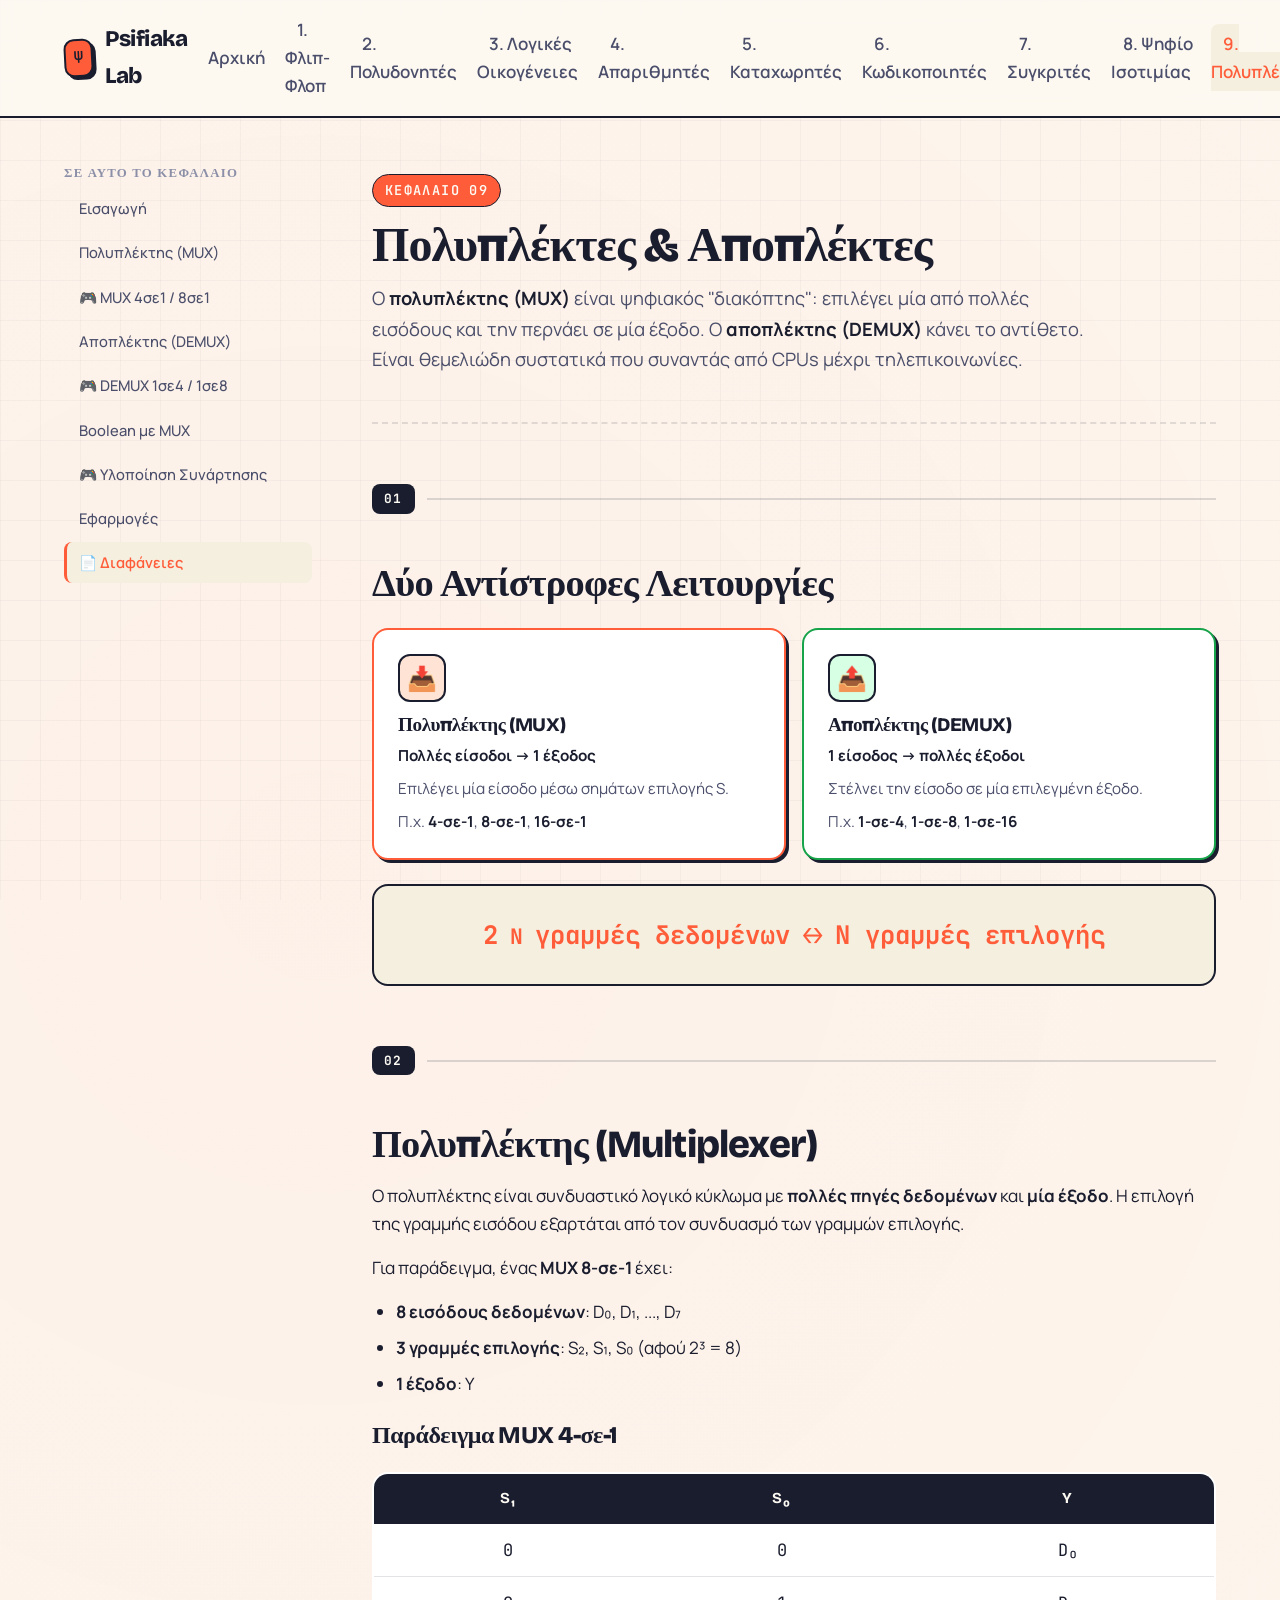
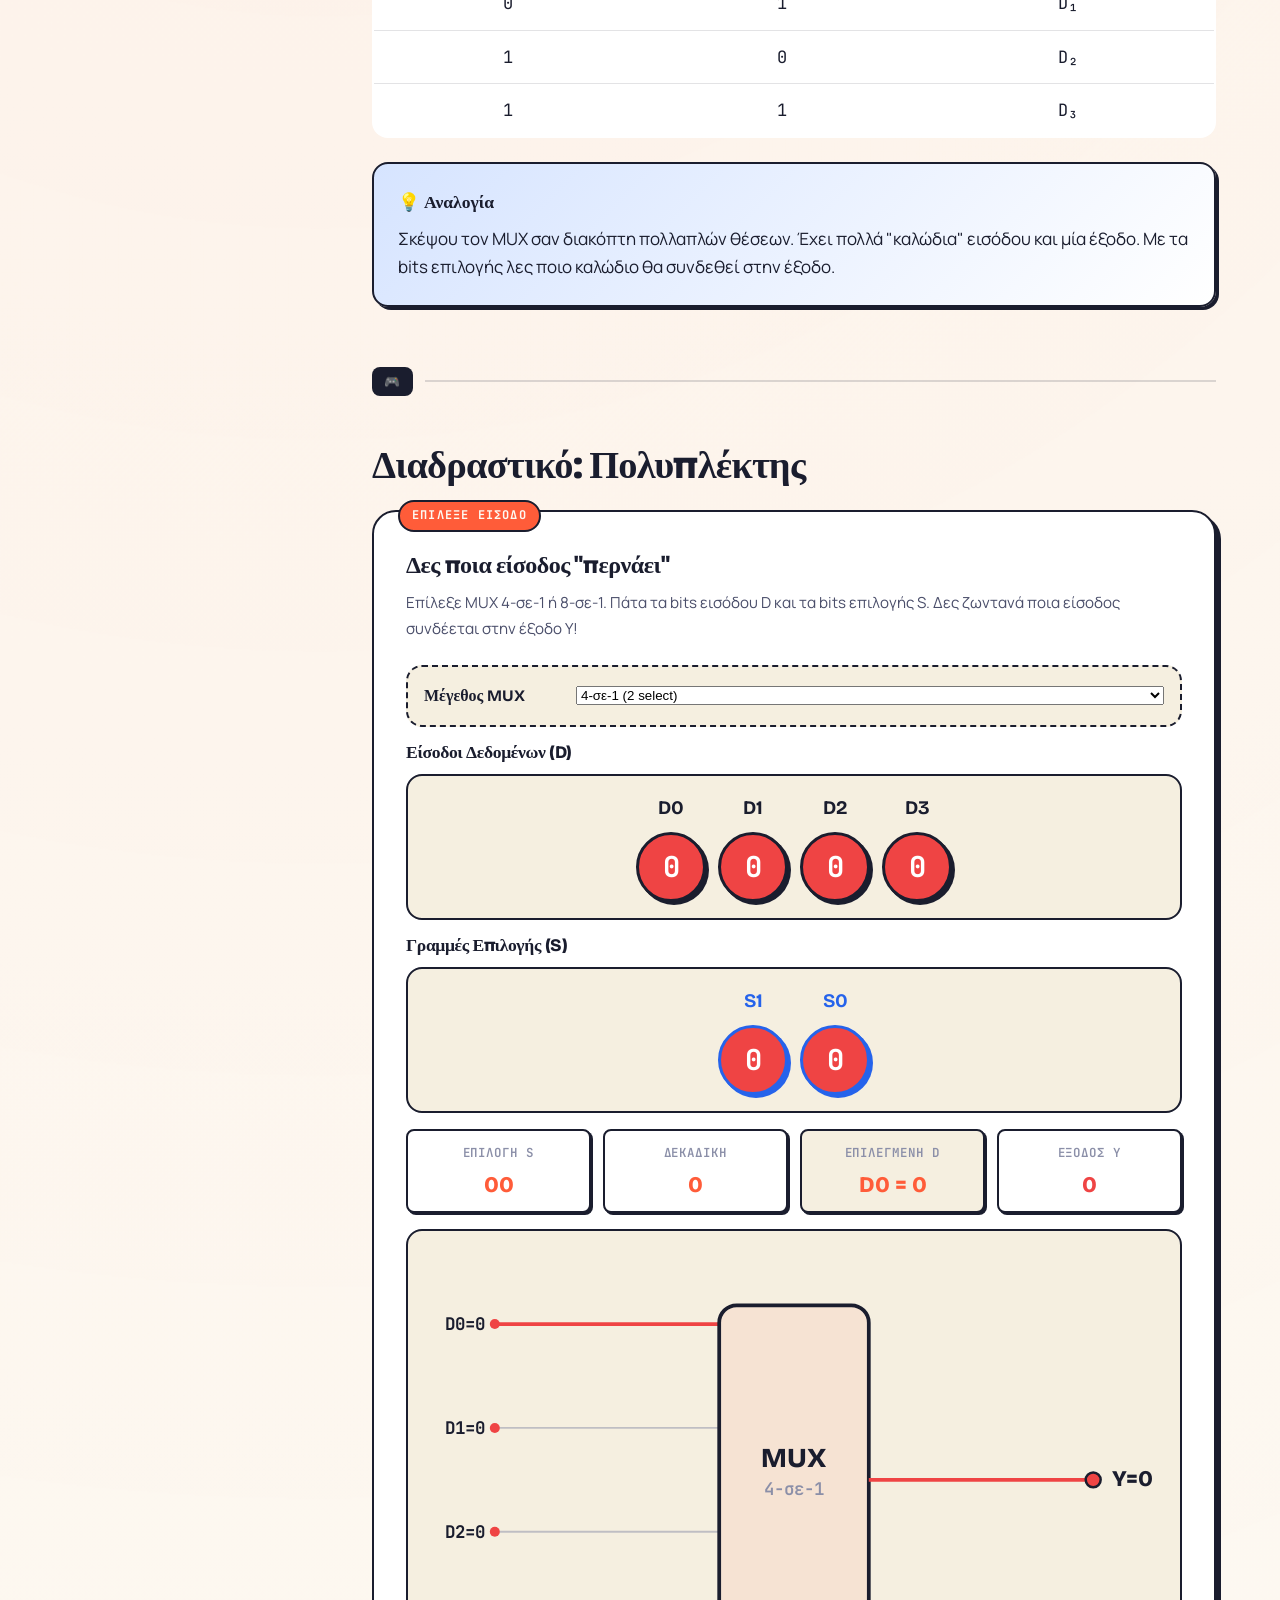
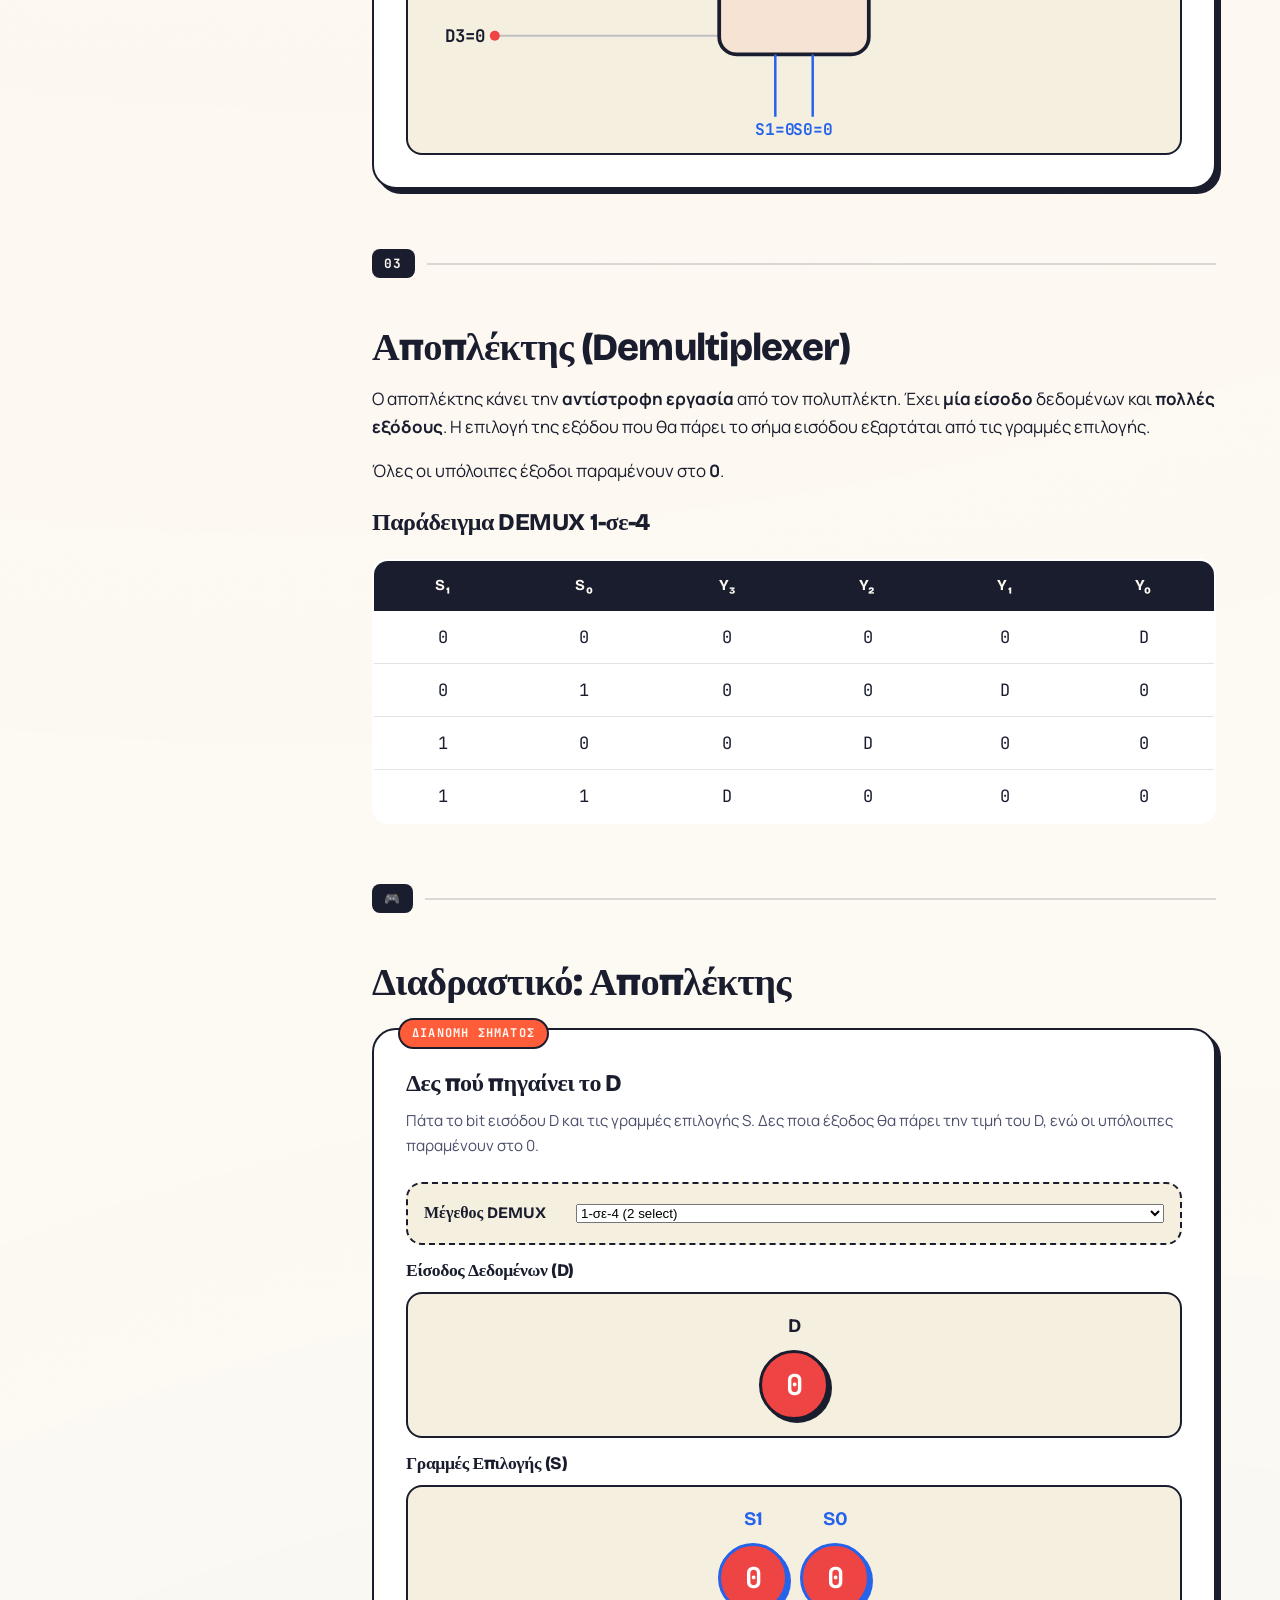
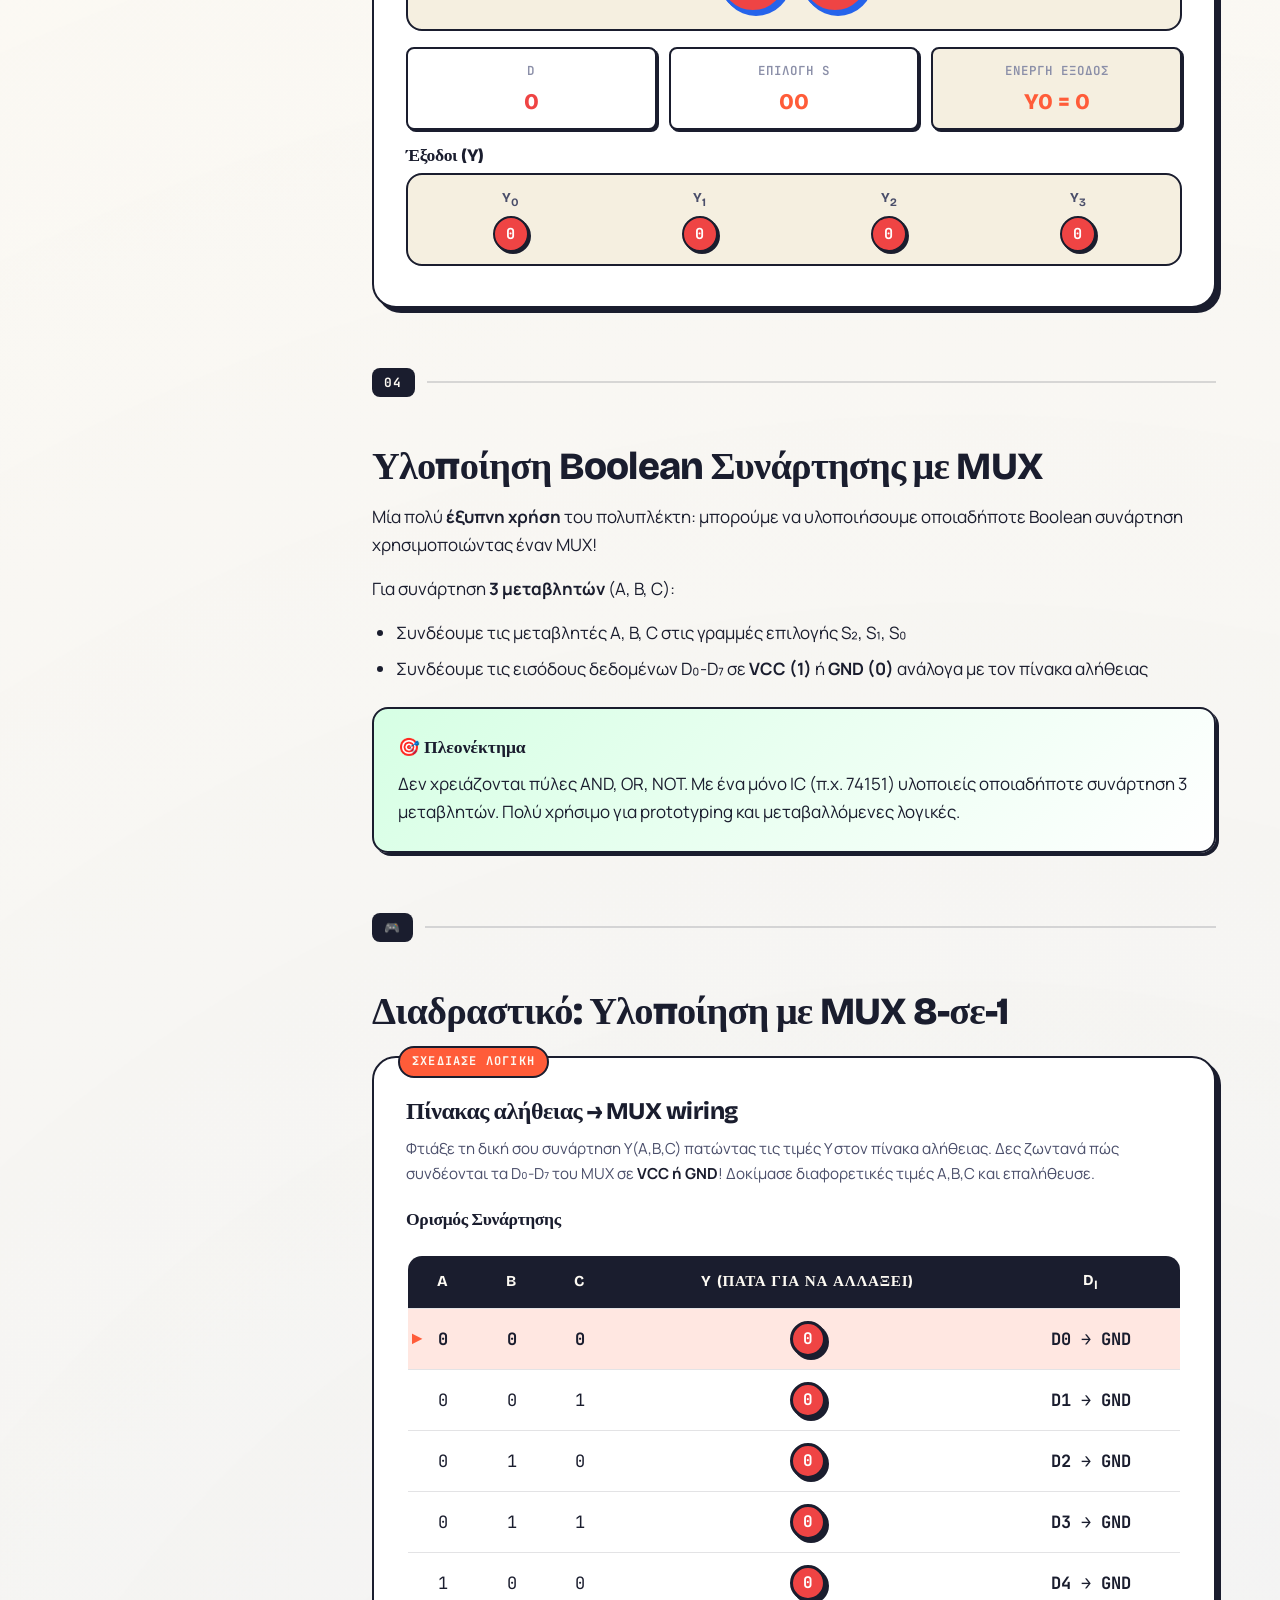
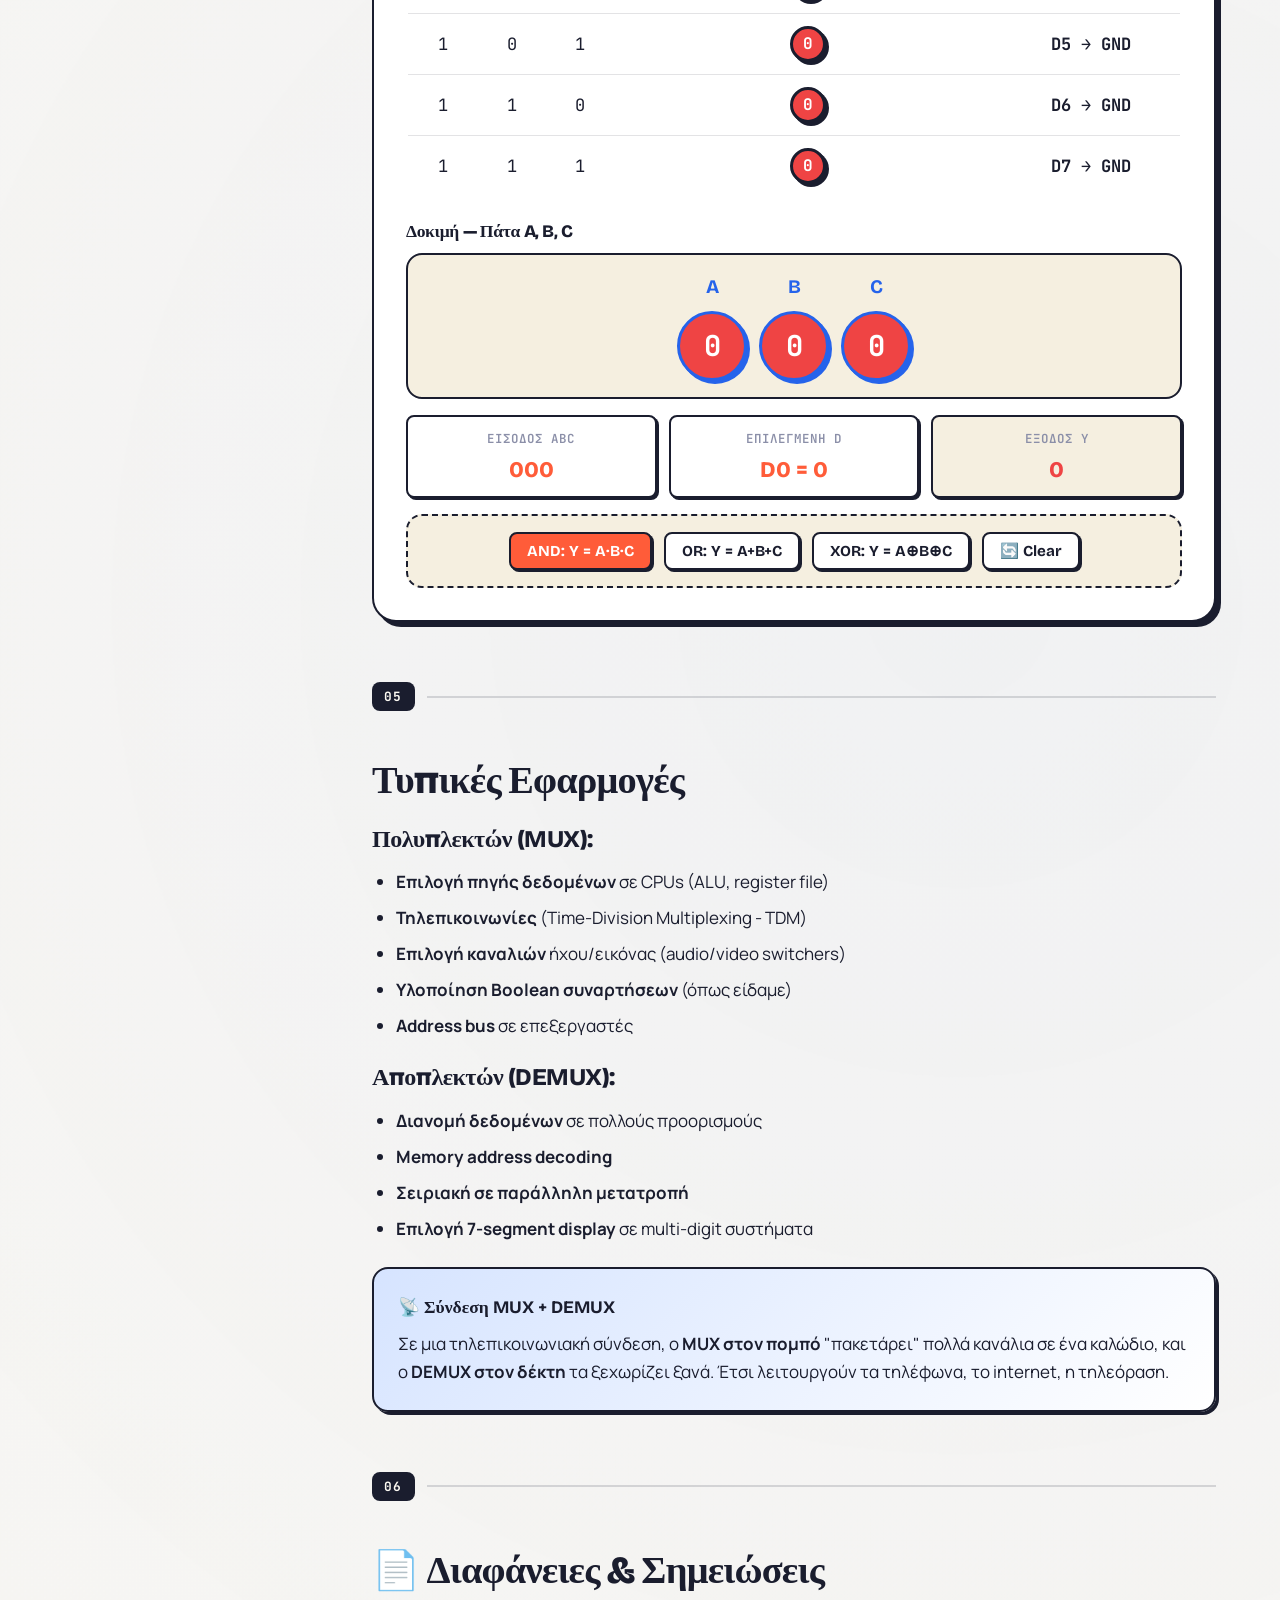
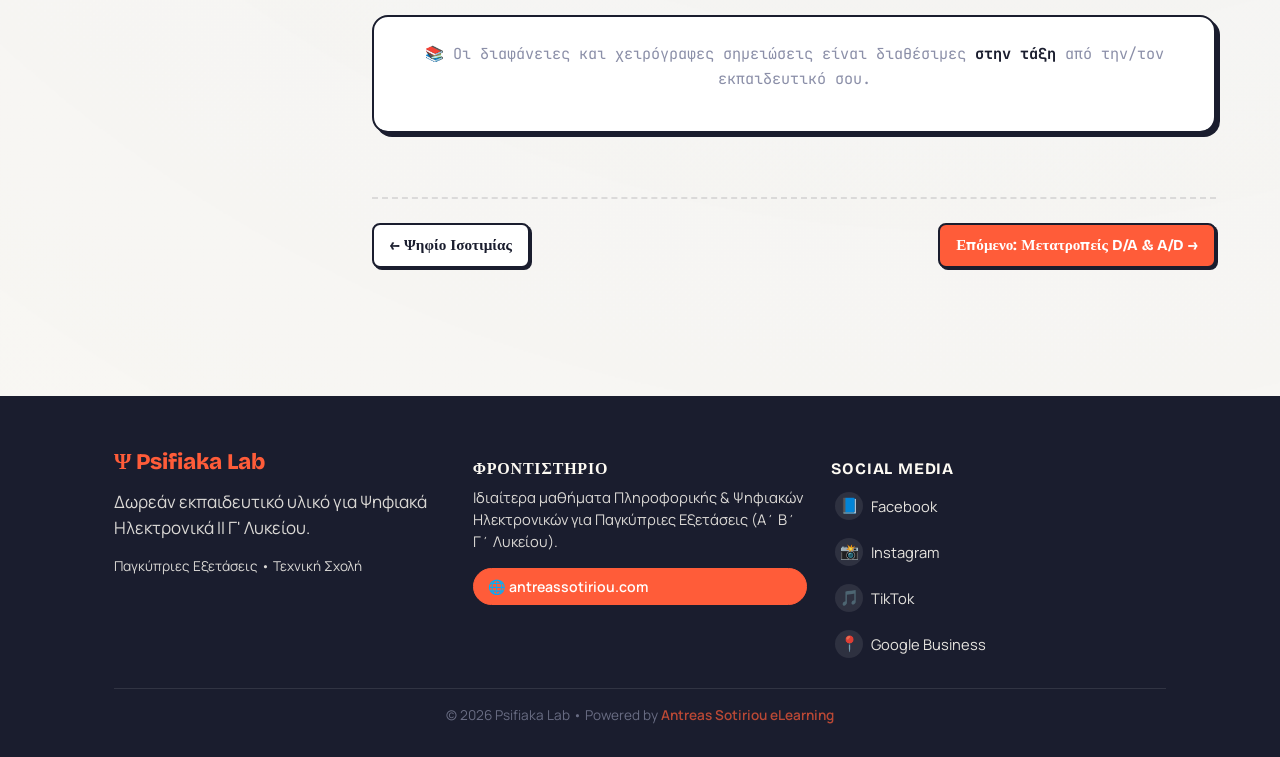
<file: polyplektes.html>
<!DOCTYPE html>
<html lang="el">
<head>
  <meta charset="UTF-8">
  <meta name="viewport" content="width=device-width, initial-scale=1.0">
  
  <title>Πολυπλέκτες &amp; Αποπλέκτες (MUX/DEMUX) | Psifiaka Lab</title>
  <meta name="description" content="Πλήρης θεωρία για πολυπλέκτες και αποπλέκτες. Διαδραστικός MUX 4-σε-1, 8-σε-1, DEMUX, και υλοποίηση Boolean συναρτήσεων με MUX. Ψηφιακά Ηλεκτρονικά ΙΙ Γ' Λυκείου.">
  <meta name="keywords" content="πολυπλέκτες, αποπλέκτες, multiplexer, demultiplexer, MUX, DEMUX, γραμμές επιλογής, select lines, Παγκύπριες Εξετάσεις, Γ Λυκείου, Β Λυκείου, τεχνική σχολή, Κύπρος, ιδιαίτερα μαθήματα, Πληροφορική, Antreas Sotiriou eLearning">
  <link rel="canonical" href="https://psifiakalab.com/polyplektes.html">
  
  <meta property="og:type" content="article">
  <meta property="og:locale" content="el_GR">
  <meta property="og:title" content="Πολυπλέκτες &amp; Αποπλέκτες">
  <meta property="og:description" content="Διαδραστικές προσομοιώσεις για MUX και DEMUX.">
  <meta property="og:url" content="https://psifiakalab.com/polyplektes.html">
  
  <script type="application/ld+json">
  {
    "@context": "https://schema.org",
    "@type": "LearningResource",
    "name": "Πολυπλέκτες &amp; Αποπλέκτες (MUX/DEMUX)",
    "description": "Θεωρία και διαδραστικές ασκήσεις για πολυπλέκτες και αποπλέκτες",
    "educationalLevel": "Γ' Λυκείου",
    "inLanguage": "el",
    "learningResourceType": "Interactive lesson",
    "isPartOf": { "@type": "Course", "name": "Ψηφιακά Ηλεκτρονικά ΙΙ" }
  }
  </script>
  
  <link rel="icon" type="image/svg+xml" href="data:image/svg+xml,%3Csvg xmlns='http://www.w3.org/2000/svg' viewBox='0 0 100 100'%3E%3Crect width='100' height='100' rx='20' fill='%23ff5c39'/%3E%3Ctext x='50' y='68' font-family='monospace' font-size='55' font-weight='700' text-anchor='middle' fill='%231a1d2e'%3EΨ%3C/text%3E%3C/svg%3E">
  <link rel="stylesheet" href="assets/styles.css">
  <link rel="stylesheet" href="assets/chapter-extras.css">
</head>
<body>

  <header class="site-header">
    <nav class="nav-bar" aria-label="Κύρια πλοήγηση">
      <a href="index.html" class="logo"><span class="logo-mark">Ψ</span><span>Psifiaka Lab</span></a>
      <button class="nav-toggle" aria-expanded="false" aria-controls="primary-nav">Μενού ☰</button>
      <ul class="nav-list" id="primary-nav">
        <li><a href="index.html">Αρχική</a></li>
        <li><a href="flip-flop.html">1. Φλιπ-Φλοπ</a></li>
        <li><a href="kyklomata-palmon.html">2. Πολυδονητές</a></li>
        <li><a href="logikes-oikogeneies.html">3. Λογικές Οικογένειες</a></li>
        <li><a href="apariomites.html">4. Απαριθμητές</a></li>
        <li><a href="kataxoritres.html">5. Καταχωρητές</a></li>
        <li><a href="kodikopoiites.html">6. Κωδικοποιητές</a></li>
        <li><a href="sygkrites.html">7. Συγκριτές</a></li>
        <li><a href="psifio-isotimias.html">8. Ψηφίο Ισοτιμίας</a></li>
        <li><a href="polyplektes.html">9. Πολυπλέκτες</a></li>
        <li><a href="metatropes-da-ad.html">10. Μετατροπείς D/A &amp; A/D</a></li>
      </ul>
    </nav>
  </header>

  <div class="chapter-layout">
    
    <aside class="chapter-sidebar">
      <h4>Σε αυτό το κεφάλαιο</h4>
      <ul>
        <li><a href="#eisagogi">Εισαγωγή</a></li>
        <li><a href="#mux">Πολυπλέκτης (MUX)</a></li>
        <li><a href="#diadrastiko-mux">🎮 MUX 4σε1 / 8σε1</a></li>
        <li><a href="#demux">Αποπλέκτης (DEMUX)</a></li>
        <li><a href="#diadrastiko-demux">🎮 DEMUX 1σε4 / 1σε8</a></li>
        <li><a href="#boolean">Boolean με MUX</a></li>
        <li><a href="#diadrastiko-boolean">🎮 Υλοποίηση Συνάρτησης</a></li>
        <li><a href="#efarmoges">Εφαρμογές</a></li>
        <li><a href="#pdf">📄 Διαφάνειες</a></li>
      </ul>
    </aside>

    <main class="chapter-content">
      
      <header class="chapter-hero">
        <span class="chapter-num">Κεφάλαιο 09</span>
        <h1>Πολυπλέκτες &amp; Αποπλέκτες</h1>
        <p class="lede">
          Ο <strong>πολυπλέκτης (MUX)</strong> είναι ψηφιακός "διακόπτης": επιλέγει
          μία από πολλές εισόδους και την περνάει σε μία έξοδο. Ο <strong>αποπλέκτης (DEMUX)</strong>
          κάνει το αντίθετο. Είναι θεμελιώδη συστατικά που συναντάς από CPUs μέχρι τηλεπικοινωνίες.
        </p>
      </header>

      <section id="eisagogi">
        <div class="section-divider"><span class="badge">01</span></div>
        <h2>Δύο Αντίστροφες Λειτουργίες</h2>
        
        <div class="cat-grid">
          <div class="cat-card" style="border-color: var(--c-primary);">
            <div class="cat-icon" style="background:#ffe4d6;">📥</div>
            <h3>Πολυπλέκτης (MUX)</h3>
            <p><strong>Πολλές είσοδοι → 1 έξοδος</strong></p>
            <p>Επιλέγει μία είσοδο μέσω σημάτων επιλογής S.</p>
            <p>Π.χ. <strong>4-σε-1</strong>, <strong>8-σε-1</strong>, <strong>16-σε-1</strong></p>
          </div>
          <div class="cat-card" style="border-color: var(--c-tertiary);">
            <div class="cat-icon" style="background:#d6ffe4;">📤</div>
            <h3>Αποπλέκτης (DEMUX)</h3>
            <p><strong>1 είσοδος → πολλές έξοδοι</strong></p>
            <p>Στέλνει την είσοδο σε μία επιλεγμένη έξοδο.</p>
            <p>Π.χ. <strong>1-σε-4</strong>, <strong>1-σε-8</strong>, <strong>1-σε-16</strong></p>
          </div>
        </div>

        <div class="formula-block">
          <div class="formula formula--big">2<sup>N</sup> γραμμές δεδομένων ↔ N γραμμές επιλογής</div>
        </div>
      </section>

      <section id="mux">
        <div class="section-divider"><span class="badge">02</span></div>
        <h2>Πολυπλέκτης (Multiplexer)</h2>
        <p>
          Ο πολυπλέκτης είναι συνδυαστικό λογικό κύκλωμα με <strong>πολλές πηγές δεδομένων</strong>
          και <strong>μία έξοδο</strong>. Η επιλογή της γραμμής εισόδου εξαρτάται από τον
          συνδυασμό των γραμμών επιλογής.
        </p>
        
        <p>
          Για παράδειγμα, ένας <strong>MUX 8-σε-1</strong> έχει:
        </p>
        <ul>
          <li><strong>8 εισόδους δεδομένων</strong>: D₀, D₁, ..., D₇</li>
          <li><strong>3 γραμμές επιλογής</strong>: S₂, S₁, S₀ (αφού 2³ = 8)</li>
          <li><strong>1 έξοδο</strong>: Y</li>
        </ul>

        <h3>Παράδειγμα MUX 4-σε-1</h3>
        <table>
          <thead><tr><th>S₁</th><th>S₀</th><th>Y</th></tr></thead>
          <tbody>
            <tr><td>0</td><td>0</td><td>D₀</td></tr>
            <tr><td>0</td><td>1</td><td>D₁</td></tr>
            <tr><td>1</td><td>0</td><td>D₂</td></tr>
            <tr><td>1</td><td>1</td><td>D₃</td></tr>
          </tbody>
        </table>

        <div class="callout callout--info">
          <div class="callout-title">💡 Αναλογία</div>
          <p style="margin: 0;">
            Σκέψου τον MUX σαν διακόπτη πολλαπλών θέσεων. Έχει πολλά "καλώδια" εισόδου
            και μία έξοδο. Με τα bits επιλογής λες ποιο καλώδιο θα συνδεθεί στην έξοδο.
          </p>
        </div>
      </section>

      <section id="diadrastiko-mux">
        <div class="section-divider"><span class="badge">🎮</span></div>
        <h2>Διαδραστικό: Πολυπλέκτης</h2>
        
        <div class="interactive">
          <span class="interactive-label">Επίλεξε είσοδο</span>
          <h3>Δες ποια είσοδος "περνάει"</h3>
          <p class="interactive-explainer">
            Επίλεξε MUX 4-σε-1 ή 8-σε-1. Πάτα τα bits εισόδου D και τα bits επιλογής S.
            Δες ζωντανά ποια είσοδος συνδέεται στην έξοδο Y!
          </p>
          
          <div class="sliders">
            <div class="slider-row">
              <label for="mux-size">Μέγεθος MUX</label>
              <select id="mux-size" class="select-input" style="grid-column: 2 / span 2;">
                <option value="4">4-σε-1 (2 select)</option>
                <option value="8">8-σε-1 (3 select)</option>
              </select>
            </div>
          </div>
          
          <h4>Είσοδοι Δεδομένων (D)</h4>
          <div id="mux-D-row" class="ff-led-row"></div>
          
          <h4>Γραμμές Επιλογής (S)</h4>
          <div id="mux-S-row" class="ff-led-row"></div>
          
          <div class="results-grid">
            <div class="result-card"><div class="result-label">Επιλογή S</div><div class="result-value mono" id="mux-Sval">00</div></div>
            <div class="result-card"><div class="result-label">Δεκαδική</div><div class="result-value" id="mux-Sdec">0</div></div>
            <div class="result-card" style="background: var(--c-bg-soft);"><div class="result-label">Επιλεγμένη D</div><div class="result-value" id="mux-Dsel">D₀</div></div>
            <div class="result-card"><div class="result-label">Έξοδος Y</div><div class="result-value" id="mux-Y">0</div></div>
          </div>
          
          <div id="mux-svg-wrap" style="margin-top: var(--s-4); padding: var(--s-3); background: var(--c-bg-soft); border-radius: var(--r-md); border: 2px solid var(--c-ink);">
            <svg id="mux-svg" viewBox="0 0 600 400" style="width: 100%; height: auto; display: block;"></svg>
          </div>
        </div>
      </section>

      <section id="demux">
        <div class="section-divider"><span class="badge">03</span></div>
        <h2>Αποπλέκτης (Demultiplexer)</h2>
        <p>
          Ο αποπλέκτης κάνει την <strong>αντίστροφη εργασία</strong> από τον πολυπλέκτη.
          Έχει <strong>μία είσοδο</strong> δεδομένων και <strong>πολλές εξόδους</strong>.
          Η επιλογή της εξόδου που θα πάρει το σήμα εισόδου εξαρτάται από τις γραμμές επιλογής.
        </p>
        
        <p>
          Όλες οι υπόλοιπες έξοδοι παραμένουν στο <strong>0</strong>.
        </p>

        <h3>Παράδειγμα DEMUX 1-σε-4</h3>
        <table>
          <thead><tr><th>S₁</th><th>S₀</th><th>Y₃</th><th>Y₂</th><th>Y₁</th><th>Y₀</th></tr></thead>
          <tbody>
            <tr><td>0</td><td>0</td><td>0</td><td>0</td><td>0</td><td>D</td></tr>
            <tr><td>0</td><td>1</td><td>0</td><td>0</td><td>D</td><td>0</td></tr>
            <tr><td>1</td><td>0</td><td>0</td><td>D</td><td>0</td><td>0</td></tr>
            <tr><td>1</td><td>1</td><td>D</td><td>0</td><td>0</td><td>0</td></tr>
          </tbody>
        </table>
      </section>

      <section id="diadrastiko-demux">
        <div class="section-divider"><span class="badge">🎮</span></div>
        <h2>Διαδραστικό: Αποπλέκτης</h2>
        
        <div class="interactive">
          <span class="interactive-label">Διανομή σήματος</span>
          <h3>Δες πού πηγαίνει το D</h3>
          <p class="interactive-explainer">
            Πάτα το bit εισόδου D και τις γραμμές επιλογής S. Δες ποια έξοδος θα πάρει
            την τιμή του D, ενώ οι υπόλοιπες παραμένουν στο 0.
          </p>
          
          <div class="sliders">
            <div class="slider-row">
              <label for="demux-size">Μέγεθος DEMUX</label>
              <select id="demux-size" class="select-input" style="grid-column: 2 / span 2;">
                <option value="4">1-σε-4 (2 select)</option>
                <option value="8">1-σε-8 (3 select)</option>
              </select>
            </div>
          </div>
          
          <h4>Είσοδος Δεδομένων (D)</h4>
          <div id="demux-D-row" class="ff-led-row"></div>
          
          <h4>Γραμμές Επιλογής (S)</h4>
          <div id="demux-S-row" class="ff-led-row"></div>
          
          <div class="results-grid">
            <div class="result-card"><div class="result-label">D</div><div class="result-value" id="demux-Dval">0</div></div>
            <div class="result-card"><div class="result-label">Επιλογή S</div><div class="result-value mono" id="demux-Sval">00</div></div>
            <div class="result-card" style="background: var(--c-bg-soft);"><div class="result-label">Ενεργή έξοδος</div><div class="result-value" id="demux-Yactive">Y₀</div></div>
          </div>
          
          <h4>Έξοδοι (Y)</h4>
          <div id="demux-Y-row" class="decoder-outputs"></div>
        </div>
      </section>

      <section id="boolean">
        <div class="section-divider"><span class="badge">04</span></div>
        <h2>Υλοποίηση Boolean Συνάρτησης με MUX</h2>
        <p>
          Μία πολύ <strong>έξυπνη χρήση</strong> του πολυπλέκτη: μπορούμε να υλοποιήσουμε
          οποιαδήποτε Boolean συνάρτηση χρησιμοποιώντας έναν MUX!
        </p>
        
        <p>
          Για συνάρτηση <strong>3 μεταβλητών</strong> (A, B, C):
        </p>
        <ul>
          <li>Συνδέουμε τις μεταβλητές A, B, C στις γραμμές επιλογής S₂, S₁, S₀</li>
          <li>Συνδέουμε τις εισόδους δεδομένων D₀-D₇ σε <strong>VCC (1)</strong> ή <strong>GND (0)</strong>
              ανάλογα με τον πίνακα αλήθειας</li>
        </ul>

        <div class="callout callout--tip">
          <div class="callout-title">🎯 Πλεονέκτημα</div>
          <p style="margin: 0;">
            Δεν χρειάζονται πύλες AND, OR, NOT. Με ένα μόνο IC (π.χ. 74151) υλοποιείς
            οποιαδήποτε συνάρτηση 3 μεταβλητών. Πολύ χρήσιμο για prototyping και
            μεταβαλλόμενες λογικές.
          </p>
        </div>
      </section>

      <section id="diadrastiko-boolean">
        <div class="section-divider"><span class="badge">🎮</span></div>
        <h2>Διαδραστικό: Υλοποίηση με MUX 8-σε-1</h2>
        
        <div class="interactive">
          <span class="interactive-label">Σχεδίασε λογική</span>
          <h3>Πίνακας αλήθειας → MUX wiring</h3>
          <p class="interactive-explainer">
            Φτιάξε τη δική σου συνάρτηση Y(A,B,C) πατώντας τις τιμές Y στον πίνακα αλήθειας.
            Δες ζωντανά πώς συνδέονται τα D₀-D₇ του MUX σε <strong>VCC ή GND</strong>!
            Δοκίμασε διαφορετικές τιμές A,B,C και επαλήθευσε.
          </p>
          
          <h4>Ορισμός Συνάρτησης</h4>
          <table id="bool-table" class="truth-table">
            <thead><tr><th>A</th><th>B</th><th>C</th><th>Y (πάτα για να αλλάξει)</th><th>D<sub>i</sub></th></tr></thead>
            <tbody></tbody>
          </table>
          
          <h4 style="margin-top: var(--s-5);">Δοκιμή — Πάτα A, B, C</h4>
          <div id="bool-test-row" class="ff-led-row"></div>
          
          <div class="results-grid">
            <div class="result-card"><div class="result-label">Είσοδος ABC</div><div class="result-value mono" id="bool-ABC">000</div></div>
            <div class="result-card"><div class="result-label">Επιλεγμένη D</div><div class="result-value" id="bool-Dsel">D₀ = 0</div></div>
            <div class="result-card" style="background: var(--c-bg-soft);"><div class="result-label">Έξοδος Y</div><div class="result-value" id="bool-Y">0</div></div>
          </div>

          <div class="clock-controls">
            <button class="btn btn--primary" id="bool-and">AND: Y = A·B·C</button>
            <button class="btn" id="bool-or">OR: Y = A+B+C</button>
            <button class="btn" id="bool-xor">XOR: Y = A⊕B⊕C</button>
            <button class="btn" id="bool-clear">🔄 Clear</button>
          </div>
        </div>
      </section>

      <section id="efarmoges">
        <div class="section-divider"><span class="badge">05</span></div>
        <h2>Τυπικές Εφαρμογές</h2>
        
        <h3>Πολυπλεκτών (MUX):</h3>
        <ul>
          <li><strong>Επιλογή πηγής δεδομένων</strong> σε CPUs (ALU, register file)</li>
          <li><strong>Τηλεπικοινωνίες</strong> (Time-Division Multiplexing - TDM)</li>
          <li><strong>Επιλογή καναλιών</strong> ήχου/εικόνας (audio/video switchers)</li>
          <li><strong>Υλοποίηση Boolean συναρτήσεων</strong> (όπως είδαμε)</li>
          <li><strong>Address bus</strong> σε επεξεργαστές</li>
        </ul>
        
        <h3>Αποπλεκτών (DEMUX):</h3>
        <ul>
          <li><strong>Διανομή δεδομένων</strong> σε πολλούς προορισμούς</li>
          <li><strong>Memory address decoding</strong></li>
          <li><strong>Σειριακή σε παράλληλη μετατροπή</strong></li>
          <li><strong>Επιλογή 7-segment display</strong> σε multi-digit συστήματα</li>
        </ul>

        <div class="callout callout--info">
          <div class="callout-title">📡 Σύνδεση MUX + DEMUX</div>
          <p style="margin: 0;">
            Σε μια τηλεπικοινωνιακή σύνδεση, ο <strong>MUX στον πομπό</strong> "πακετάρει"
            πολλά κανάλια σε ένα καλώδιο, και ο <strong>DEMUX στον δέκτη</strong> τα ξεχωρίζει
            ξανά. Έτσι λειτουργούν τα τηλέφωνα, το internet, η τηλεόραση.
          </p>
        </div>
      </section>

      <section id="pdf">
        <div class="section-divider"><span class="badge">06</span></div>
        <h2>📄 Διαφάνειες &amp; Σημειώσεις</h2>
        
                <div class="pdf-embed-wrap" style="padding: var(--s-5); text-align: center;">
          <p style="font-family: var(--f-mono); color: var(--c-muted); font-size: 0.95rem;">
            📚 Οι διαφάνειες και χειρόγραφες σημειώσεις είναι διαθέσιμες <strong>στην τάξη</strong> από την/τον εκπαιδευτικό σου.
          </p>
        </div>
      </section>

      <nav style="display: flex; justify-content: space-between; margin-top: var(--s-8); padding-top: var(--s-5); border-top: 2px dashed var(--c-shadow); gap: var(--s-3); flex-wrap: wrap;">
        <a href="psifio-isotimias.html" class="btn">← Ψηφίο Ισοτιμίας</a>
        <a href="metatropes-da-ad.html" class="btn btn--primary">Επόμενο: Μετατροπείς D/A &amp; A/D →</a>
      </nav>
      
    </main>
  </div>

    <footer class="site-footer">
    <div class="container">
      <div class="footer-grid">
        
        <div class="footer-col">
          <div class="footer-mark">Ψ Psifiaka Lab</div>
          <p>Δωρεάν εκπαιδευτικό υλικό για Ψηφιακά Ηλεκτρονικά ΙΙ Γ' Λυκείου.</p>
          <p style="margin-top:0.5rem; font-size:0.85rem; opacity:0.85;">Παγκύπριες Εξετάσεις • Τεχνική Σχολή</p>
        </div>
        
        <div class="footer-col">
          <h4 class="footer-title">Φροντιστήριο</h4>
          <p style="font-size:0.92rem;">Ιδιαίτερα μαθήματα Πληροφορικής &amp; Ψηφιακών Ηλεκτρονικών για Παγκύπριες Εξετάσεις (Α΄ Β΄ Γ΄ Λυκείου).</p>
          <a href="https://www.antreassotiriou.com/" target="_blank" rel="noopener" class="footer-link footer-link--cta">
            🌐 antreassotiriou.com
          </a>
        </div>
        
        <div class="footer-col">
          <h4 class="footer-title">Social Media</h4>
          <ul class="footer-social">
            <li>
              <a href="https://www.facebook.com/profile.php?id=61583083336971" target="_blank" rel="noopener" aria-label="Facebook">
                <span class="social-icon">📘</span> Facebook
              </a>
            </li>
            <li>
              <a href="https://www.instagram.com/pagkypriesonline/" target="_blank" rel="noopener" aria-label="Instagram">
                <span class="social-icon">📸</span> Instagram
              </a>
            </li>
            <li>
              <a href="https://www.tiktok.com/@pagkypriesonline" target="_blank" rel="noopener" aria-label="TikTok">
                <span class="social-icon">🎵</span> TikTok
              </a>
            </li>
            <li>
              <a href="https://share.google/84mqAqnpcEjChqpGW" target="_blank" rel="noopener" aria-label="Google Business">
                <span class="social-icon">📍</span> Google Business
              </a>
            </li>
          </ul>
        </div>
        
      </div>
      
      <div class="footer-bottom">
        <p class="muted" style="font-size: 0.85rem;">© 2026 Psifiaka Lab • Powered by <a href="https://www.antreassotiriou.com/" target="_blank" rel="noopener" style="color:var(--c-primary); text-decoration:none; font-weight:600;">Antreas Sotiriou eLearning</a></p>
      </div>
    </div>
  </footer>

  <script src="assets/script.js"></script>
  <script src="assets/mux-demux.js"></script>
</body>
</html>
</file>
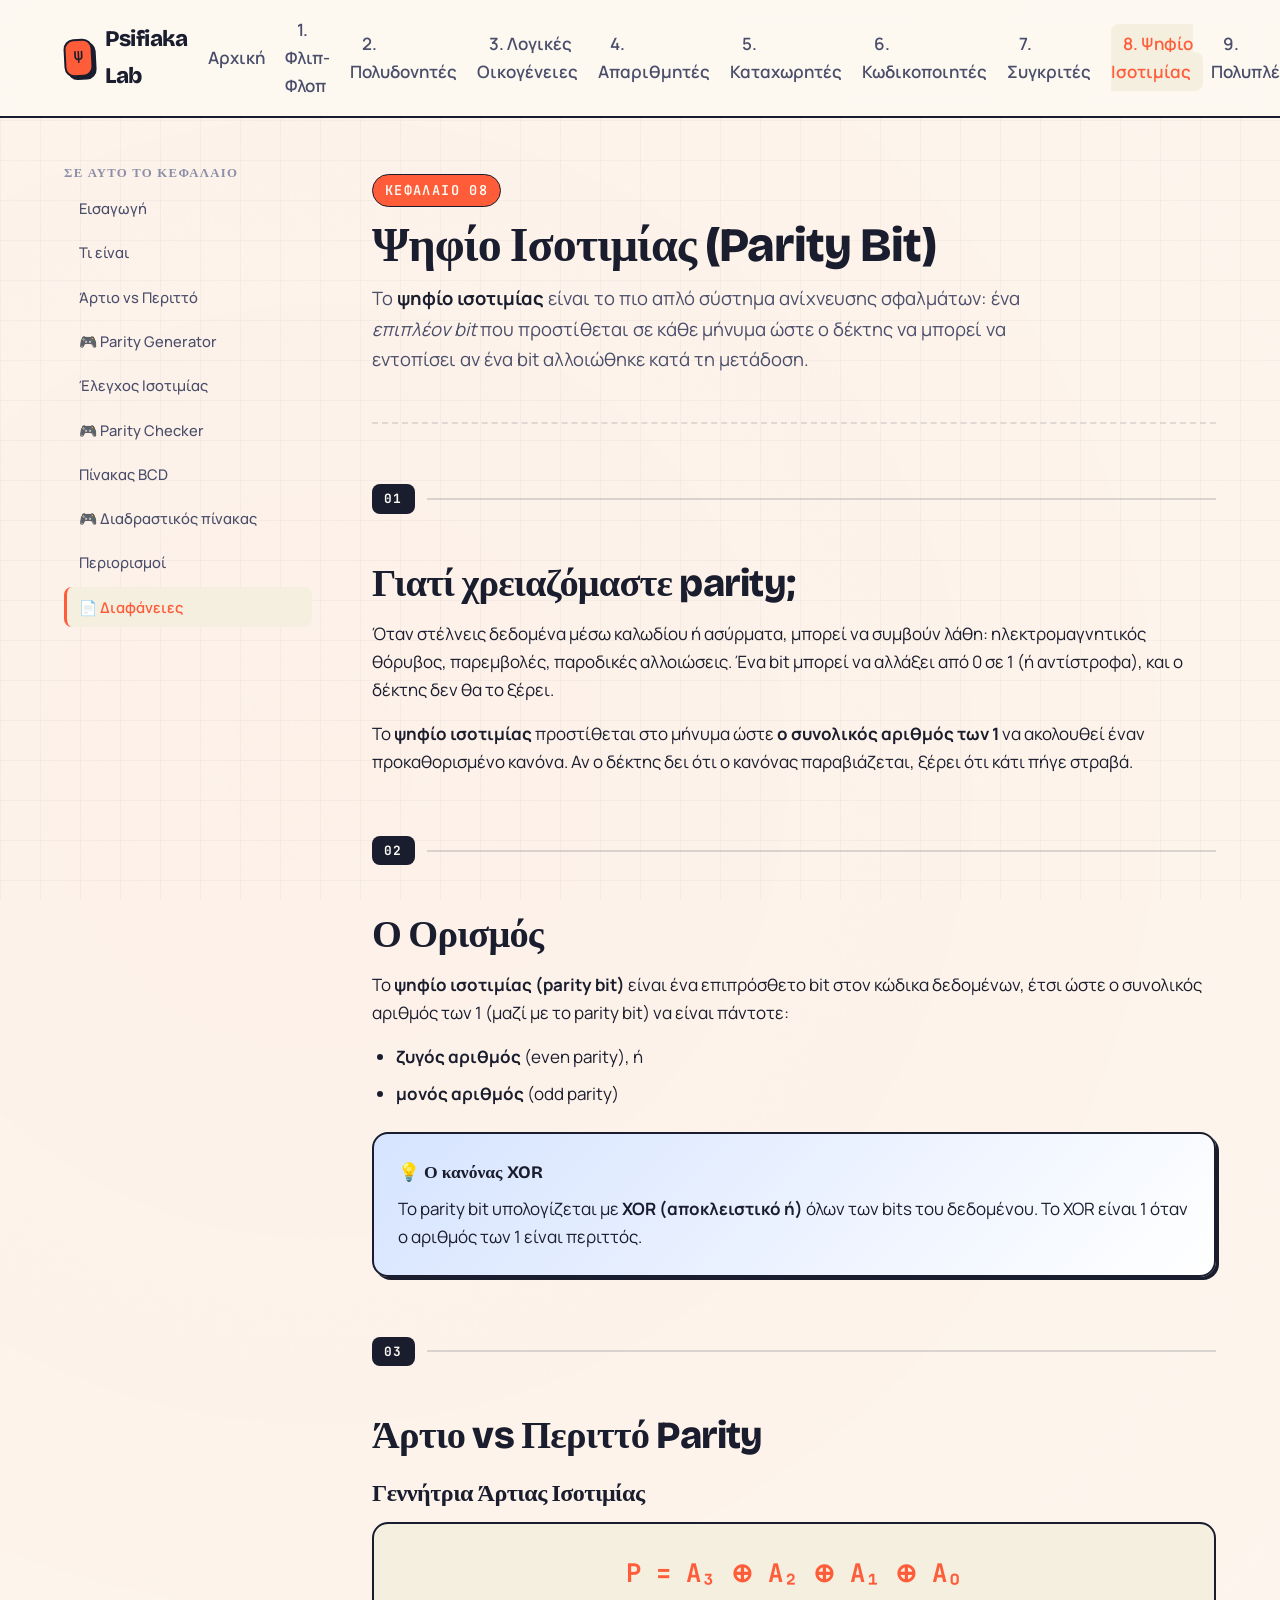
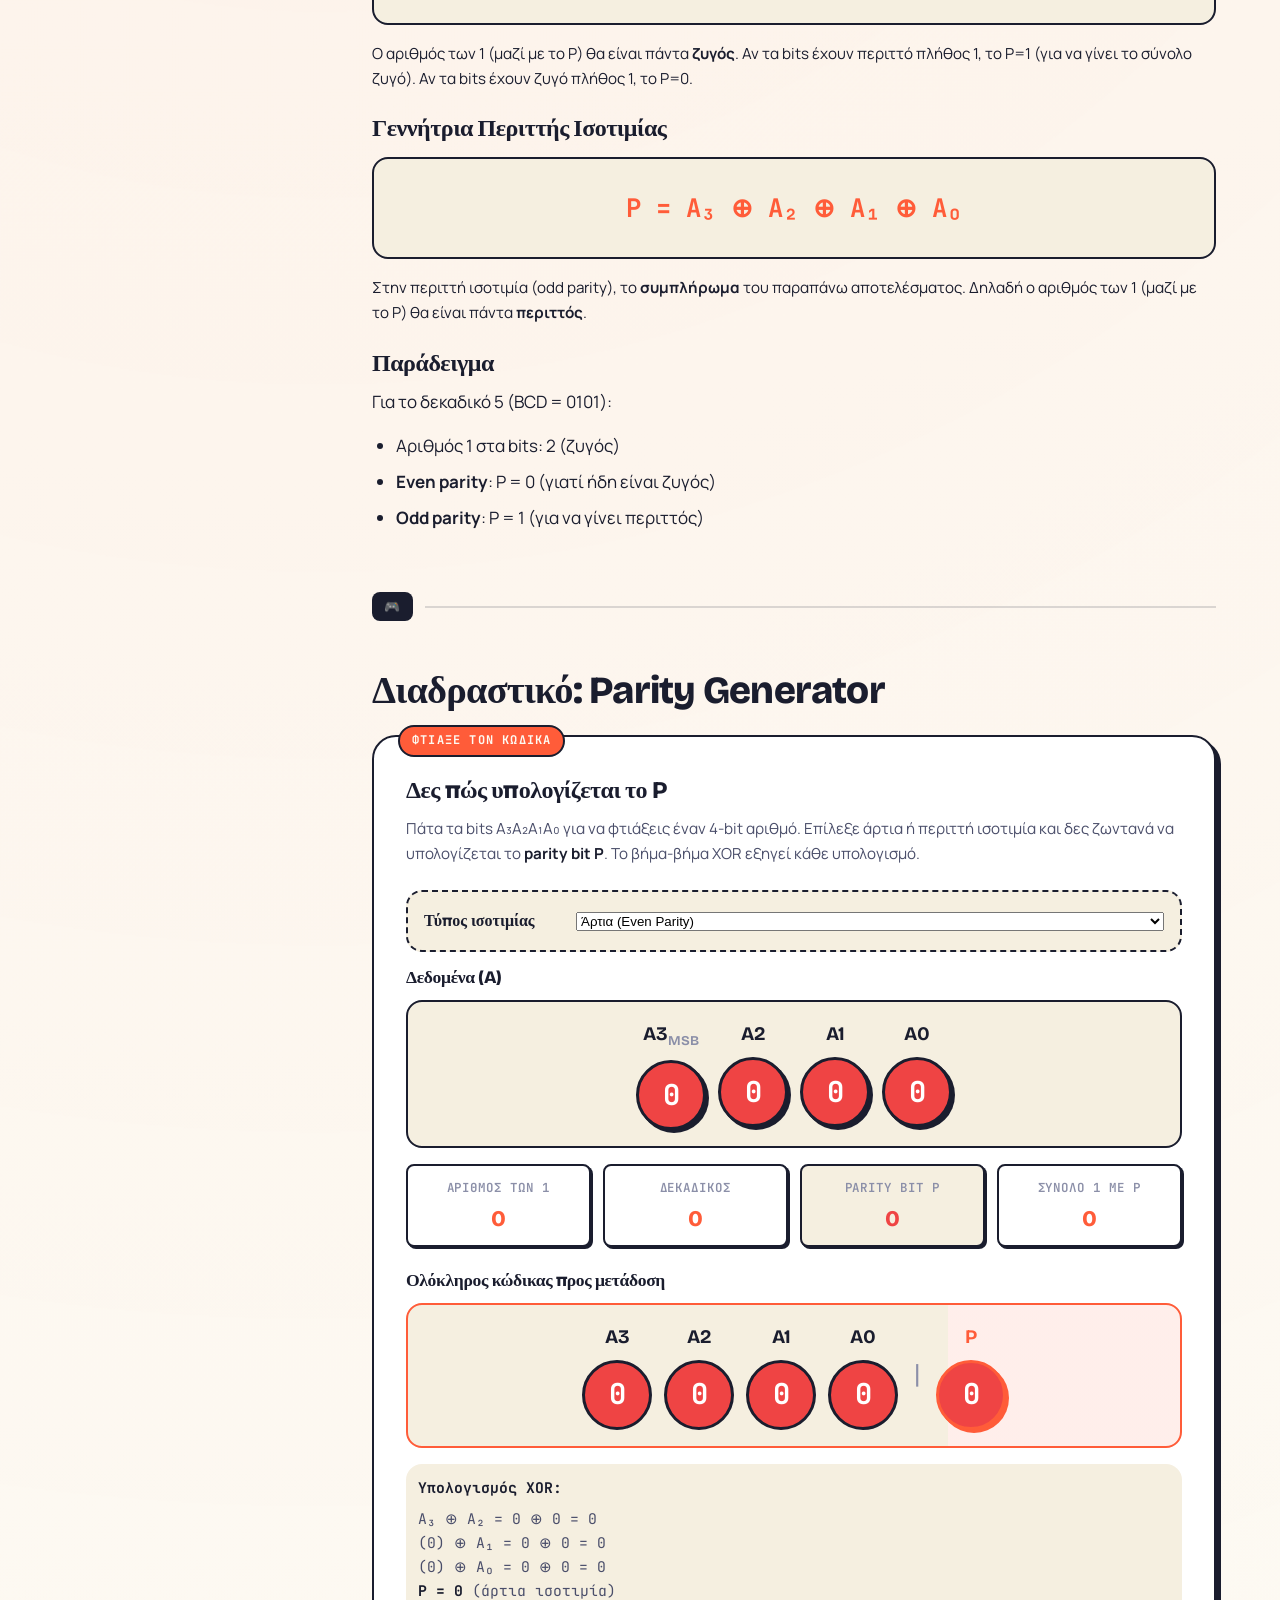
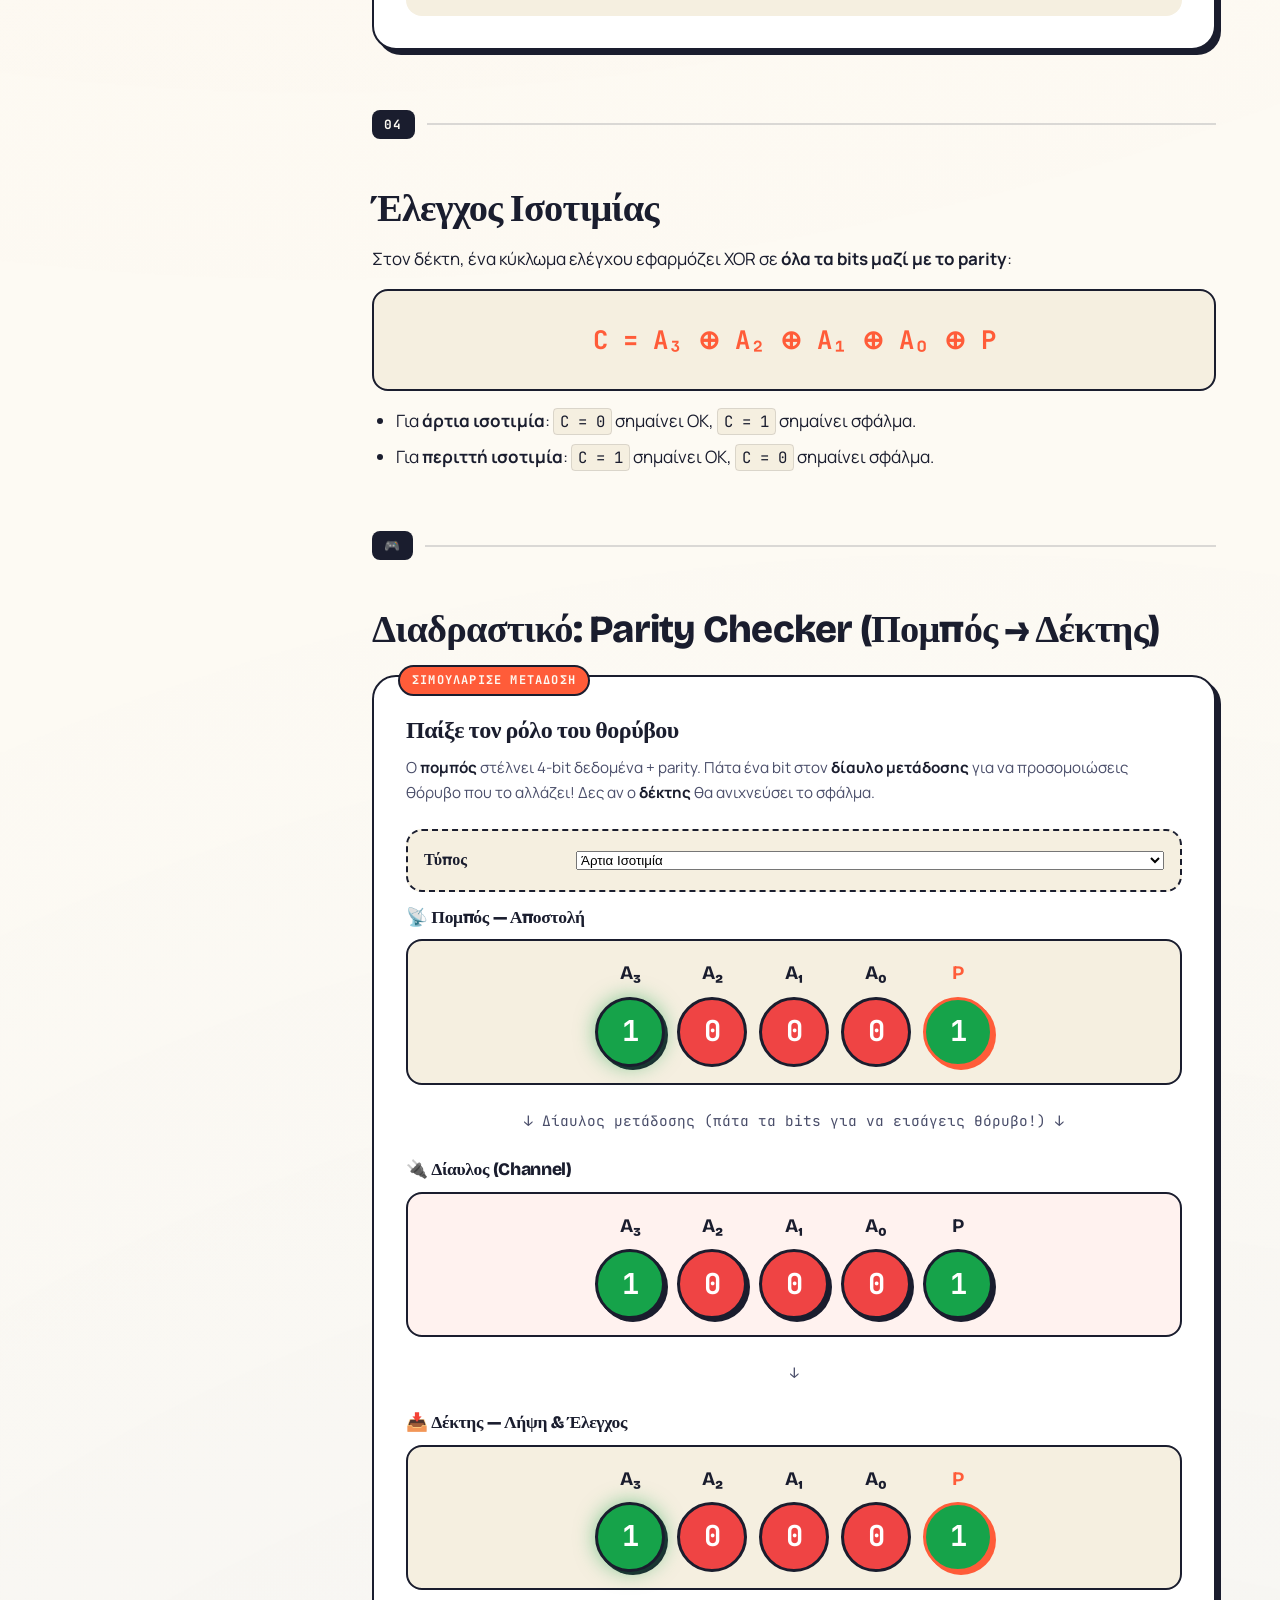
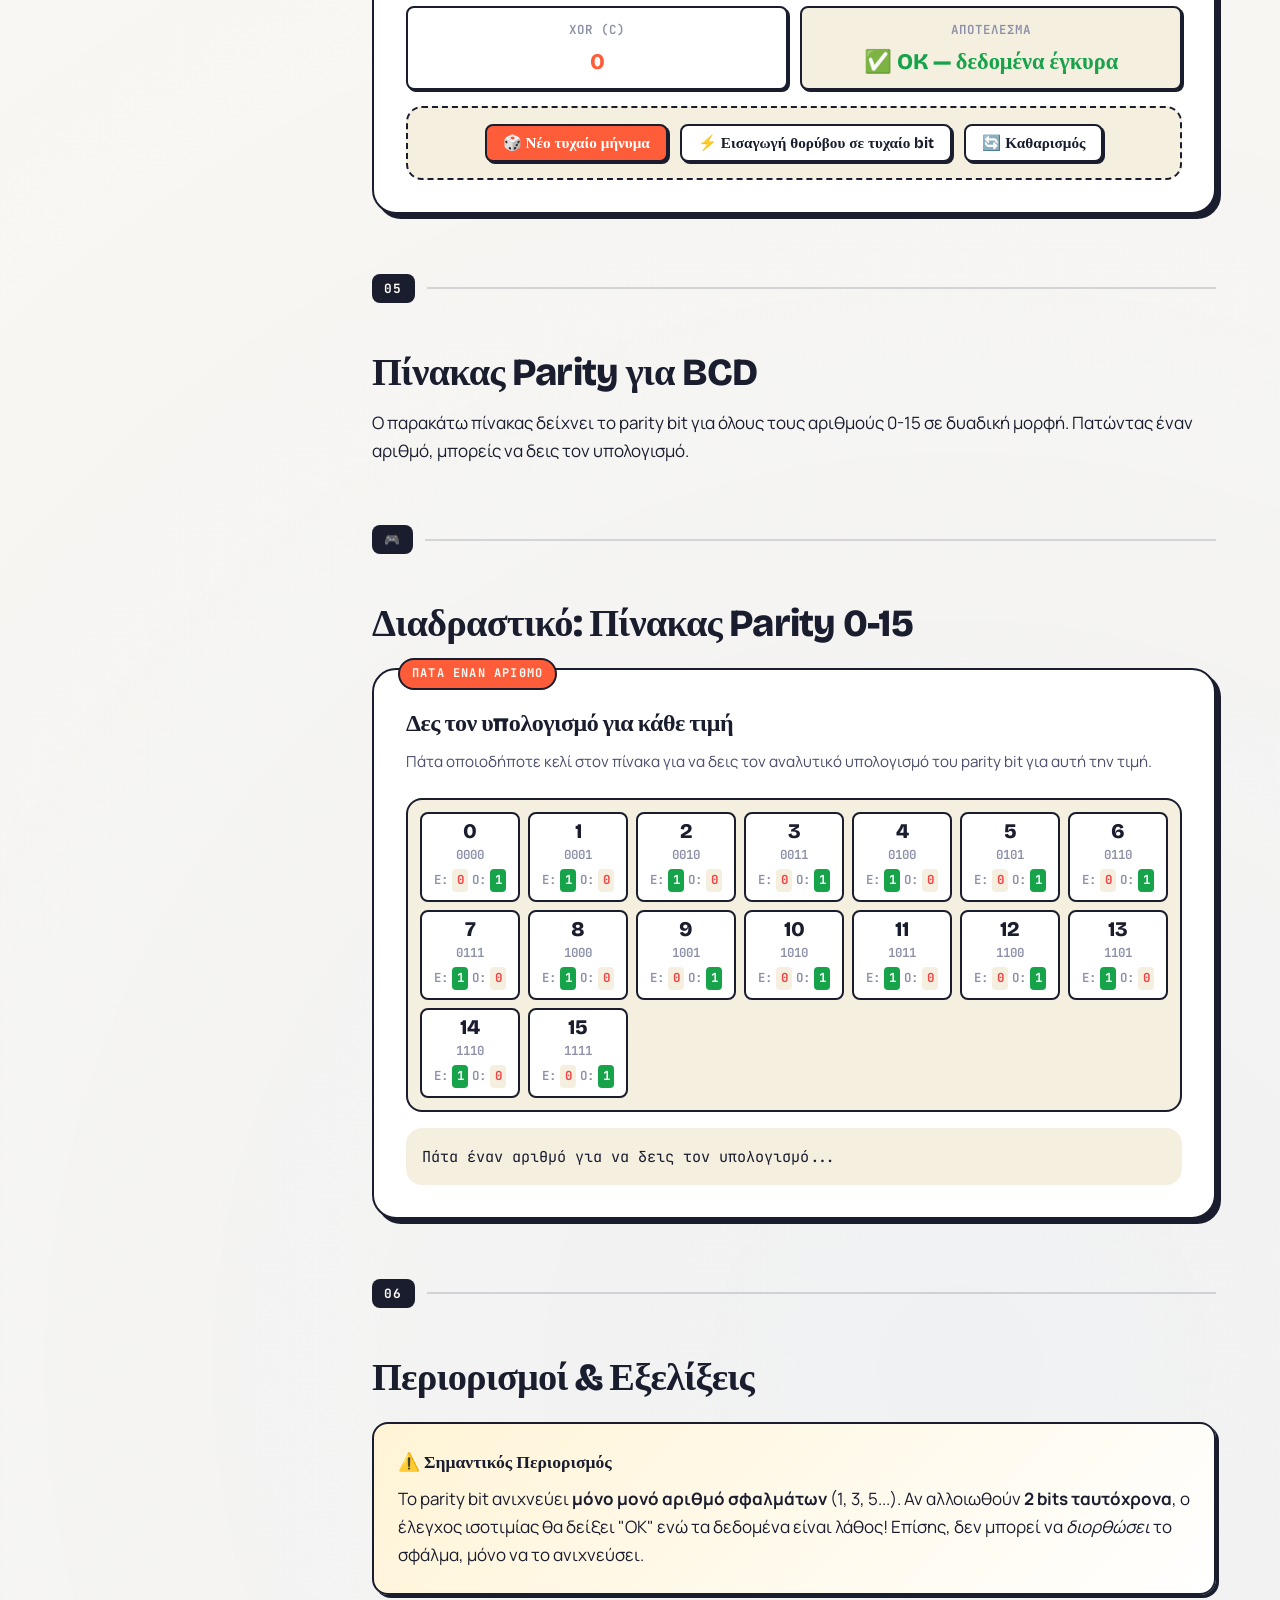
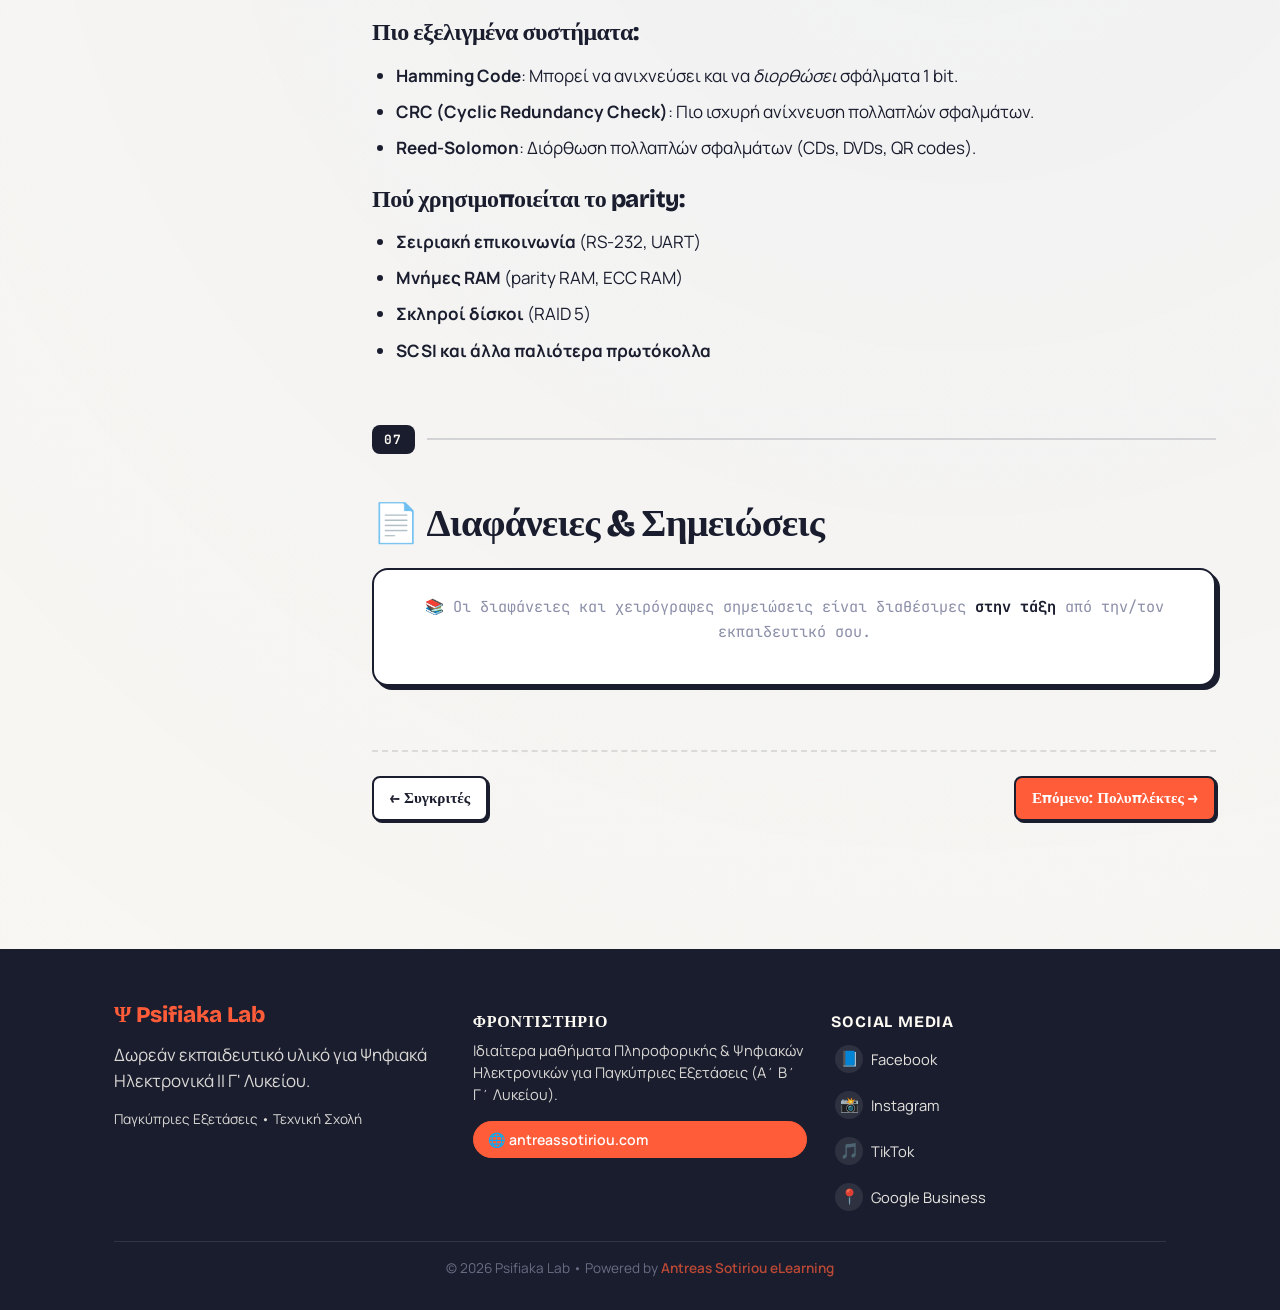
<file: psifio-isotimias.html>
<!DOCTYPE html>
<html lang="el">
<head>
  <meta charset="UTF-8">
  <meta name="viewport" content="width=device-width, initial-scale=1.0">
  
  <title>Ψηφίο Ισοτιμίας (Parity Bit) — Άρτιο &amp; Περιττό | Psifiaka Lab</title>
  <meta name="description" content="Πλήρης θεωρία για το ψηφίο ισοτιμίας. Διαδραστικός parity generator, parity checker, και πίνακας BCD parity. Ανίχνευση σφαλμάτων μετάδοσης. Ψηφιακά Ηλεκτρονικά ΙΙ Γ' Λυκείου.">
  <meta name="keywords" content="ψηφίο ισοτιμίας, parity bit, even parity, odd parity, XOR, ανίχνευση σφάλματος, error detection, Παγκύπριες Εξετάσεις, Γ Λυκείου, Β Λυκείου, τεχνική σχολή, Κύπρος, ιδιαίτερα μαθήματα, Πληροφορική, Antreas Sotiriou eLearning">
  <link rel="canonical" href="https://psifiakalab.com/psifio-isotimias.html">
  
  <meta property="og:type" content="article">
  <meta property="og:locale" content="el_GR">
  <meta property="og:title" content="Ψηφίο Ισοτιμίας — Parity Bit">
  <meta property="og:description" content="Διαδραστικές προσομοιώσεις για άρτιο/περιττό parity bit και ανίχνευση σφαλμάτων.">
  <meta property="og:url" content="https://psifiakalab.com/psifio-isotimias.html">
  
  <script type="application/ld+json">
  {
    "@context": "https://schema.org",
    "@type": "LearningResource",
    "name": "Ψηφίο Ισοτιμίας (Parity Bit)",
    "description": "Θεωρία και διαδραστικές ασκήσεις για το ψηφίο ισοτιμίας",
    "educationalLevel": "Γ' Λυκείου",
    "inLanguage": "el",
    "learningResourceType": "Interactive lesson",
    "isPartOf": { "@type": "Course", "name": "Ψηφιακά Ηλεκτρονικά ΙΙ" }
  }
  </script>
  
  <link rel="icon" type="image/svg+xml" href="data:image/svg+xml,%3Csvg xmlns='http://www.w3.org/2000/svg' viewBox='0 0 100 100'%3E%3Crect width='100' height='100' rx='20' fill='%23ff5c39'/%3E%3Ctext x='50' y='68' font-family='monospace' font-size='55' font-weight='700' text-anchor='middle' fill='%231a1d2e'%3EΨ%3C/text%3E%3C/svg%3E">
  <link rel="stylesheet" href="assets/styles.css">
  <link rel="stylesheet" href="assets/chapter-extras.css">
</head>
<body>

  <header class="site-header">
    <nav class="nav-bar" aria-label="Κύρια πλοήγηση">
      <a href="index.html" class="logo"><span class="logo-mark">Ψ</span><span>Psifiaka Lab</span></a>
      <button class="nav-toggle" aria-expanded="false" aria-controls="primary-nav">Μενού ☰</button>
      <ul class="nav-list" id="primary-nav">
        <li><a href="index.html">Αρχική</a></li>
        <li><a href="flip-flop.html">1. Φλιπ-Φλοπ</a></li>
        <li><a href="kyklomata-palmon.html">2. Πολυδονητές</a></li>
        <li><a href="logikes-oikogeneies.html">3. Λογικές Οικογένειες</a></li>
        <li><a href="apariomites.html">4. Απαριθμητές</a></li>
        <li><a href="kataxoritres.html">5. Καταχωρητές</a></li>
        <li><a href="kodikopoiites.html">6. Κωδικοποιητές</a></li>
        <li><a href="sygkrites.html">7. Συγκριτές</a></li>
        <li><a href="psifio-isotimias.html">8. Ψηφίο Ισοτιμίας</a></li>
        <li><a href="polyplektes.html">9. Πολυπλέκτες</a></li>
        <li><a href="metatropes-da-ad.html">10. Μετατροπείς D/A &amp; A/D</a></li>
      </ul>
    </nav>
  </header>

  <div class="chapter-layout">
    
    <aside class="chapter-sidebar">
      <h4>Σε αυτό το κεφάλαιο</h4>
      <ul>
        <li><a href="#eisagogi">Εισαγωγή</a></li>
        <li><a href="#einai">Τι είναι</a></li>
        <li><a href="#types">Άρτιο vs Περιττό</a></li>
        <li><a href="#diadrastiko-gen">🎮 Parity Generator</a></li>
        <li><a href="#elegxos">Έλεγχος Ισοτιμίας</a></li>
        <li><a href="#diadrastiko-check">🎮 Parity Checker</a></li>
        <li><a href="#bcd">Πίνακας BCD</a></li>
        <li><a href="#diadrastiko-table">🎮 Διαδραστικός πίνακας</a></li>
        <li><a href="#perirorismoi">Περιορισμοί</a></li>
        <li><a href="#pdf">📄 Διαφάνειες</a></li>
      </ul>
    </aside>

    <main class="chapter-content">
      
      <header class="chapter-hero">
        <span class="chapter-num">Κεφάλαιο 08</span>
        <h1>Ψηφίο Ισοτιμίας (Parity Bit)</h1>
        <p class="lede">
          Το <strong>ψηφίο ισοτιμίας</strong> είναι το πιο απλό σύστημα ανίχνευσης
          σφαλμάτων: ένα <em>επιπλέον bit</em> που προστίθεται σε κάθε μήνυμα ώστε
          ο δέκτης να μπορεί να εντοπίσει αν ένα bit αλλοιώθηκε κατά τη μετάδοση.
        </p>
      </header>

      <section id="eisagogi">
        <div class="section-divider"><span class="badge">01</span></div>
        <h2>Γιατί χρειαζόμαστε parity;</h2>
        <p>
          Όταν στέλνεις δεδομένα μέσω καλωδίου ή ασύρματα, μπορεί να συμβούν λάθη:
          ηλεκτρομαγνητικός θόρυβος, παρεμβολές, παροδικές αλλοιώσεις. Ένα bit μπορεί
          να αλλάξει από 0 σε 1 (ή αντίστροφα), και ο δέκτης δεν θα το ξέρει.
        </p>
        <p>
          Το <strong>ψηφίο ισοτιμίας</strong> προστίθεται στο μήνυμα ώστε <strong>ο συνολικός
          αριθμός των 1</strong> να ακολουθεί έναν προκαθορισμένο κανόνα. Αν ο δέκτης δει ότι
          ο κανόνας παραβιάζεται, ξέρει ότι κάτι πήγε στραβά.
        </p>
      </section>

      <section id="einai">
        <div class="section-divider"><span class="badge">02</span></div>
        <h2>Ο Ορισμός</h2>
        <p>
          Το <strong>ψηφίο ισοτιμίας (parity bit)</strong> είναι ένα επιπρόσθετο bit στον
          κώδικα δεδομένων, έτσι ώστε ο συνολικός αριθμός των 1 (μαζί με το parity bit)
          να είναι πάντοτε:
        </p>
        <ul>
          <li><strong>ζυγός αριθμός</strong> (even parity), ή</li>
          <li><strong>μονός αριθμός</strong> (odd parity)</li>
        </ul>

        <div class="callout callout--info">
          <div class="callout-title">💡 Ο κανόνας XOR</div>
          <p style="margin: 0;">
            Το parity bit υπολογίζεται με <strong>XOR (αποκλειστικό ή)</strong> όλων των
            bits του δεδομένου. Το XOR είναι 1 όταν ο αριθμός των 1 είναι περιττός.
          </p>
        </div>
      </section>

      <section id="types">
        <div class="section-divider"><span class="badge">03</span></div>
        <h2>Άρτιο vs Περιττό Parity</h2>
        
        <h3>Γεννήτρια Άρτιας Ισοτιμίας</h3>
        <div class="formula-block">
          <div class="formula formula--big">P = A₃ ⊕ A₂ ⊕ A₁ ⊕ A₀</div>
        </div>
        <p style="font-size: 0.95rem;">
          Ο αριθμός των 1 (μαζί με το P) θα είναι πάντα <strong>ζυγός</strong>.
          Αν τα bits έχουν περιττό πλήθος 1, το P=1 (για να γίνει το σύνολο ζυγό).
          Αν τα bits έχουν ζυγό πλήθος 1, το P=0.
        </p>

        <h3>Γεννήτρια Περιττής Ισοτιμίας</h3>
        <div class="formula-block">
          <div class="formula formula--big">P = A₃ ⊕ A₂ ⊕ A₁ ⊕ A₀</div>
        </div>
        <p style="font-size: 0.95rem;">
          Στην περιττή ισοτιμία (odd parity), το <strong>συμπλήρωμα</strong> του παραπάνω αποτελέσματος.
          Δηλαδή ο αριθμός των 1 (μαζί με το P) θα είναι πάντα <strong>περιττός</strong>.
        </p>

        <h3>Παράδειγμα</h3>
        <p>Για το δεκαδικό 5 (BCD = 0101):</p>
        <ul>
          <li>Αριθμός 1 στα bits: 2 (ζυγός)</li>
          <li><strong>Even parity</strong>: P = 0 (γιατί ήδη είναι ζυγός)</li>
          <li><strong>Odd parity</strong>: P = 1 (για να γίνει περιττός)</li>
        </ul>
      </section>

      <section id="diadrastiko-gen">
        <div class="section-divider"><span class="badge">🎮</span></div>
        <h2>Διαδραστικό: Parity Generator</h2>
        
        <div class="interactive">
          <span class="interactive-label">Φτιάξε τον κώδικα</span>
          <h3>Δες πώς υπολογίζεται το P</h3>
          <p class="interactive-explainer">
            Πάτα τα bits A₃A₂A₁A₀ για να φτιάξεις έναν 4-bit αριθμό. Επίλεξε άρτια ή
            περιττή ισοτιμία και δες ζωντανά να υπολογίζεται το <strong>parity bit P</strong>.
            Το βήμα-βήμα XOR εξηγεί κάθε υπολογισμό.
          </p>
          
          <div class="sliders">
            <div class="slider-row">
              <label for="gen-type">Τύπος ισοτιμίας</label>
              <select id="gen-type" class="select-input" style="grid-column: 2 / span 2;">
                <option value="even">Άρτια (Even Parity)</option>
                <option value="odd">Περιττή (Odd Parity)</option>
              </select>
            </div>
          </div>
          
          <h4>Δεδομένα (A)</h4>
          <div id="gen-A-row" class="ff-led-row"></div>
          
          <div class="results-grid">
            <div class="result-card"><div class="result-label">Αριθμός των 1</div><div class="result-value" id="gen-count">0</div></div>
            <div class="result-card"><div class="result-label">Δεκαδικός</div><div class="result-value" id="gen-dec">0</div></div>
            <div class="result-card" style="background: var(--c-bg-soft);"><div class="result-label">Parity bit P</div><div class="result-value" id="gen-P">0</div></div>
            <div class="result-card"><div class="result-label">Σύνολο 1 με P</div><div class="result-value" id="gen-total">0</div></div>
          </div>

          <h4 style="margin-top: var(--s-5);">Ολόκληρος κώδικας προς μετάδοση</h4>
          <div id="gen-full" class="ff-led-row" style="background: linear-gradient(90deg, var(--c-bg-soft) 70%, rgba(255,92,57,0.1) 70%, rgba(255,92,57,0.1)); border-color: var(--c-primary);"></div>
          
          <div style="margin-top:var(--s-4); padding:var(--s-3); background:var(--c-bg-soft); border-radius:var(--r-md); font-family:var(--f-mono); font-size:0.92rem;">
            <strong>Υπολογισμός XOR:</strong>
            <div id="gen-calc" style="margin-top:6px;color:var(--c-ink-soft);"></div>
          </div>
        </div>
      </section>

      <section id="elegxos">
        <div class="section-divider"><span class="badge">04</span></div>
        <h2>Έλεγχος Ισοτιμίας</h2>
        <p>
          Στον δέκτη, ένα κύκλωμα ελέγχου εφαρμόζει XOR σε <strong>όλα τα bits μαζί με το parity</strong>:
        </p>
        
        <div class="formula-block">
          <div class="formula formula--big">C = A₃ ⊕ A₂ ⊕ A₁ ⊕ A₀ ⊕ P</div>
        </div>
        
        <ul>
          <li>Για <strong>άρτια ισοτιμία</strong>: <code>C = 0</code> σημαίνει OK, <code>C = 1</code> σημαίνει σφάλμα.</li>
          <li>Για <strong>περιττή ισοτιμία</strong>: <code>C = 1</code> σημαίνει OK, <code>C = 0</code> σημαίνει σφάλμα.</li>
        </ul>
      </section>

      <section id="diadrastiko-check">
        <div class="section-divider"><span class="badge">🎮</span></div>
        <h2>Διαδραστικό: Parity Checker (Πομπός → Δέκτης)</h2>
        
        <div class="interactive">
          <span class="interactive-label">Σιμουλάρισε μετάδοση</span>
          <h3>Παίξε τον ρόλο του θορύβου</h3>
          <p class="interactive-explainer">
            Ο <strong>πομπός</strong> στέλνει 4-bit δεδομένα + parity. Πάτα ένα bit στον <strong>δίαυλο
            μετάδοσης</strong> για να προσομοιώσεις θόρυβο που το αλλάζει! Δες αν ο
            <strong>δέκτης</strong> θα ανιχνεύσει το σφάλμα.
          </p>
          
          <div class="sliders">
            <div class="slider-row">
              <label for="chk-type">Τύπος</label>
              <select id="chk-type" class="select-input" style="grid-column: 2 / span 2;">
                <option value="even">Άρτια Ισοτιμία</option>
                <option value="odd">Περιττή Ισοτιμία</option>
              </select>
            </div>
          </div>
          
          <h4>📡 Πομπός — Αποστολή</h4>
          <div id="chk-tx" class="ff-led-row"></div>
          
          <div style="text-align:center; padding: var(--s-3); font-family:var(--f-mono); font-size: 0.9rem; color: var(--c-ink-soft);">
            ↓ Δίαυλος μετάδοσης (πάτα τα bits για να εισάγεις θόρυβο!) ↓
          </div>

          <h4>🔌 Δίαυλος (Channel)</h4>
          <div id="chk-channel" class="ff-led-row" style="background: rgba(255, 92, 57, 0.08);"></div>
          
          <div style="text-align:center; padding: var(--s-3); font-family:var(--f-mono); font-size: 0.9rem; color: var(--c-ink-soft);">
            ↓
          </div>

          <h4>📥 Δέκτης — Λήψη &amp; Έλεγχος</h4>
          <div id="chk-rx" class="ff-led-row"></div>
          
          <div class="results-grid">
            <div class="result-card"><div class="result-label">XOR (C)</div><div class="result-value" id="chk-C">0</div></div>
            <div class="result-card" style="background: var(--c-bg-soft);"><div class="result-label">Αποτέλεσμα</div><div class="result-value" id="chk-result">✅ OK</div></div>
          </div>
          
          <div class="clock-controls">
            <button class="btn btn--primary" id="chk-random">🎲 Νέο τυχαίο μήνυμα</button>
            <button class="btn" id="chk-noise">⚡ Εισαγωγή θορύβου σε τυχαίο bit</button>
            <button class="btn" id="chk-clear">🔄 Καθαρισμός</button>
          </div>
        </div>
      </section>

      <section id="bcd">
        <div class="section-divider"><span class="badge">05</span></div>
        <h2>Πίνακας Parity για BCD</h2>
        <p>
          Ο παρακάτω πίνακας δείχνει το parity bit για όλους τους αριθμούς 0-15
          σε δυαδική μορφή. Πατώντας έναν αριθμό, μπορείς να δεις τον υπολογισμό.
        </p>
      </section>

      <section id="diadrastiko-table">
        <div class="section-divider"><span class="badge">🎮</span></div>
        <h2>Διαδραστικό: Πίνακας Parity 0-15</h2>
        
        <div class="interactive">
          <span class="interactive-label">Πάτα έναν αριθμό</span>
          <h3>Δες τον υπολογισμό για κάθε τιμή</h3>
          <p class="interactive-explainer">
            Πάτα οποιοδήποτε κελί στον πίνακα για να δεις τον αναλυτικό υπολογισμό
            του parity bit για αυτή την τιμή.
          </p>
          
          <div id="tbl-grid" class="parity-table">
            <!-- Generated by JS -->
          </div>
          
          <div id="tbl-detail" style="margin-top: var(--s-4); padding: var(--s-4); background: var(--c-bg-soft); border-radius: var(--r-md); font-family: var(--f-mono); font-size: 0.95rem;">
            Πάτα έναν αριθμό για να δεις τον υπολογισμό...
          </div>
        </div>
      </section>

      <section id="perirorismoi">
        <div class="section-divider"><span class="badge">06</span></div>
        <h2>Περιορισμοί &amp; Εξελίξεις</h2>
        
        <div class="callout callout--warning">
          <div class="callout-title">⚠️ Σημαντικός Περιορισμός</div>
          <p style="margin: 0;">
            Το parity bit ανιχνεύει <strong>μόνο μονό αριθμό σφαλμάτων</strong> (1, 3, 5...).
            Αν αλλοιωθούν <strong>2 bits ταυτόχρονα</strong>, ο έλεγχος ισοτιμίας θα δείξει "OK"
            ενώ τα δεδομένα είναι λάθος! Επίσης, δεν μπορεί να <em>διορθώσει</em> το σφάλμα,
            μόνο να το ανιχνεύσει.
          </p>
        </div>

        <h3>Πιο εξελιγμένα συστήματα:</h3>
        <ul>
          <li><strong>Hamming Code</strong>: Μπορεί να ανιχνεύσει και να <em>διορθώσει</em> σφάλματα 1 bit.</li>
          <li><strong>CRC (Cyclic Redundancy Check)</strong>: Πιο ισχυρή ανίχνευση πολλαπλών σφαλμάτων.</li>
          <li><strong>Reed-Solomon</strong>: Διόρθωση πολλαπλών σφαλμάτων (CDs, DVDs, QR codes).</li>
        </ul>

        <h3>Πού χρησιμοποιείται το parity:</h3>
        <ul>
          <li><strong>Σειριακή επικοινωνία</strong> (RS-232, UART)</li>
          <li><strong>Μνήμες RAM</strong> (parity RAM, ECC RAM)</li>
          <li><strong>Σκληροί δίσκοι</strong> (RAID 5)</li>
          <li><strong>SCSI και άλλα παλιότερα πρωτόκολλα</strong></li>
        </ul>
      </section>

      <section id="pdf">
        <div class="section-divider"><span class="badge">07</span></div>
        <h2>📄 Διαφάνειες &amp; Σημειώσεις</h2>
        
                <div class="pdf-embed-wrap" style="padding: var(--s-5); text-align: center;">
          <p style="font-family: var(--f-mono); color: var(--c-muted); font-size: 0.95rem;">
            📚 Οι διαφάνειες και χειρόγραφες σημειώσεις είναι διαθέσιμες <strong>στην τάξη</strong> από την/τον εκπαιδευτικό σου.
          </p>
        </div>
      </section>

      <nav style="display: flex; justify-content: space-between; margin-top: var(--s-8); padding-top: var(--s-5); border-top: 2px dashed var(--c-shadow); gap: var(--s-3); flex-wrap: wrap;">
        <a href="sygkrites.html" class="btn">← Συγκριτές</a>
        <a href="polyplektes.html" class="btn btn--primary">Επόμενο: Πολυπλέκτες →</a>
      </nav>
      
    </main>
  </div>

    <footer class="site-footer">
    <div class="container">
      <div class="footer-grid">
        
        <div class="footer-col">
          <div class="footer-mark">Ψ Psifiaka Lab</div>
          <p>Δωρεάν εκπαιδευτικό υλικό για Ψηφιακά Ηλεκτρονικά ΙΙ Γ' Λυκείου.</p>
          <p style="margin-top:0.5rem; font-size:0.85rem; opacity:0.85;">Παγκύπριες Εξετάσεις • Τεχνική Σχολή</p>
        </div>
        
        <div class="footer-col">
          <h4 class="footer-title">Φροντιστήριο</h4>
          <p style="font-size:0.92rem;">Ιδιαίτερα μαθήματα Πληροφορικής &amp; Ψηφιακών Ηλεκτρονικών για Παγκύπριες Εξετάσεις (Α΄ Β΄ Γ΄ Λυκείου).</p>
          <a href="https://www.antreassotiriou.com/" target="_blank" rel="noopener" class="footer-link footer-link--cta">
            🌐 antreassotiriou.com
          </a>
        </div>
        
        <div class="footer-col">
          <h4 class="footer-title">Social Media</h4>
          <ul class="footer-social">
            <li>
              <a href="https://www.facebook.com/profile.php?id=61583083336971" target="_blank" rel="noopener" aria-label="Facebook">
                <span class="social-icon">📘</span> Facebook
              </a>
            </li>
            <li>
              <a href="https://www.instagram.com/pagkypriesonline/" target="_blank" rel="noopener" aria-label="Instagram">
                <span class="social-icon">📸</span> Instagram
              </a>
            </li>
            <li>
              <a href="https://www.tiktok.com/@pagkypriesonline" target="_blank" rel="noopener" aria-label="TikTok">
                <span class="social-icon">🎵</span> TikTok
              </a>
            </li>
            <li>
              <a href="https://share.google/84mqAqnpcEjChqpGW" target="_blank" rel="noopener" aria-label="Google Business">
                <span class="social-icon">📍</span> Google Business
              </a>
            </li>
          </ul>
        </div>
        
      </div>
      
      <div class="footer-bottom">
        <p class="muted" style="font-size: 0.85rem;">© 2026 Psifiaka Lab • Powered by <a href="https://www.antreassotiriou.com/" target="_blank" rel="noopener" style="color:var(--c-primary); text-decoration:none; font-weight:600;">Antreas Sotiriou eLearning</a></p>
      </div>
    </div>
  </footer>

  <script src="assets/script.js"></script>
  <script src="assets/parity.js"></script>
</body>
</html>
</file>
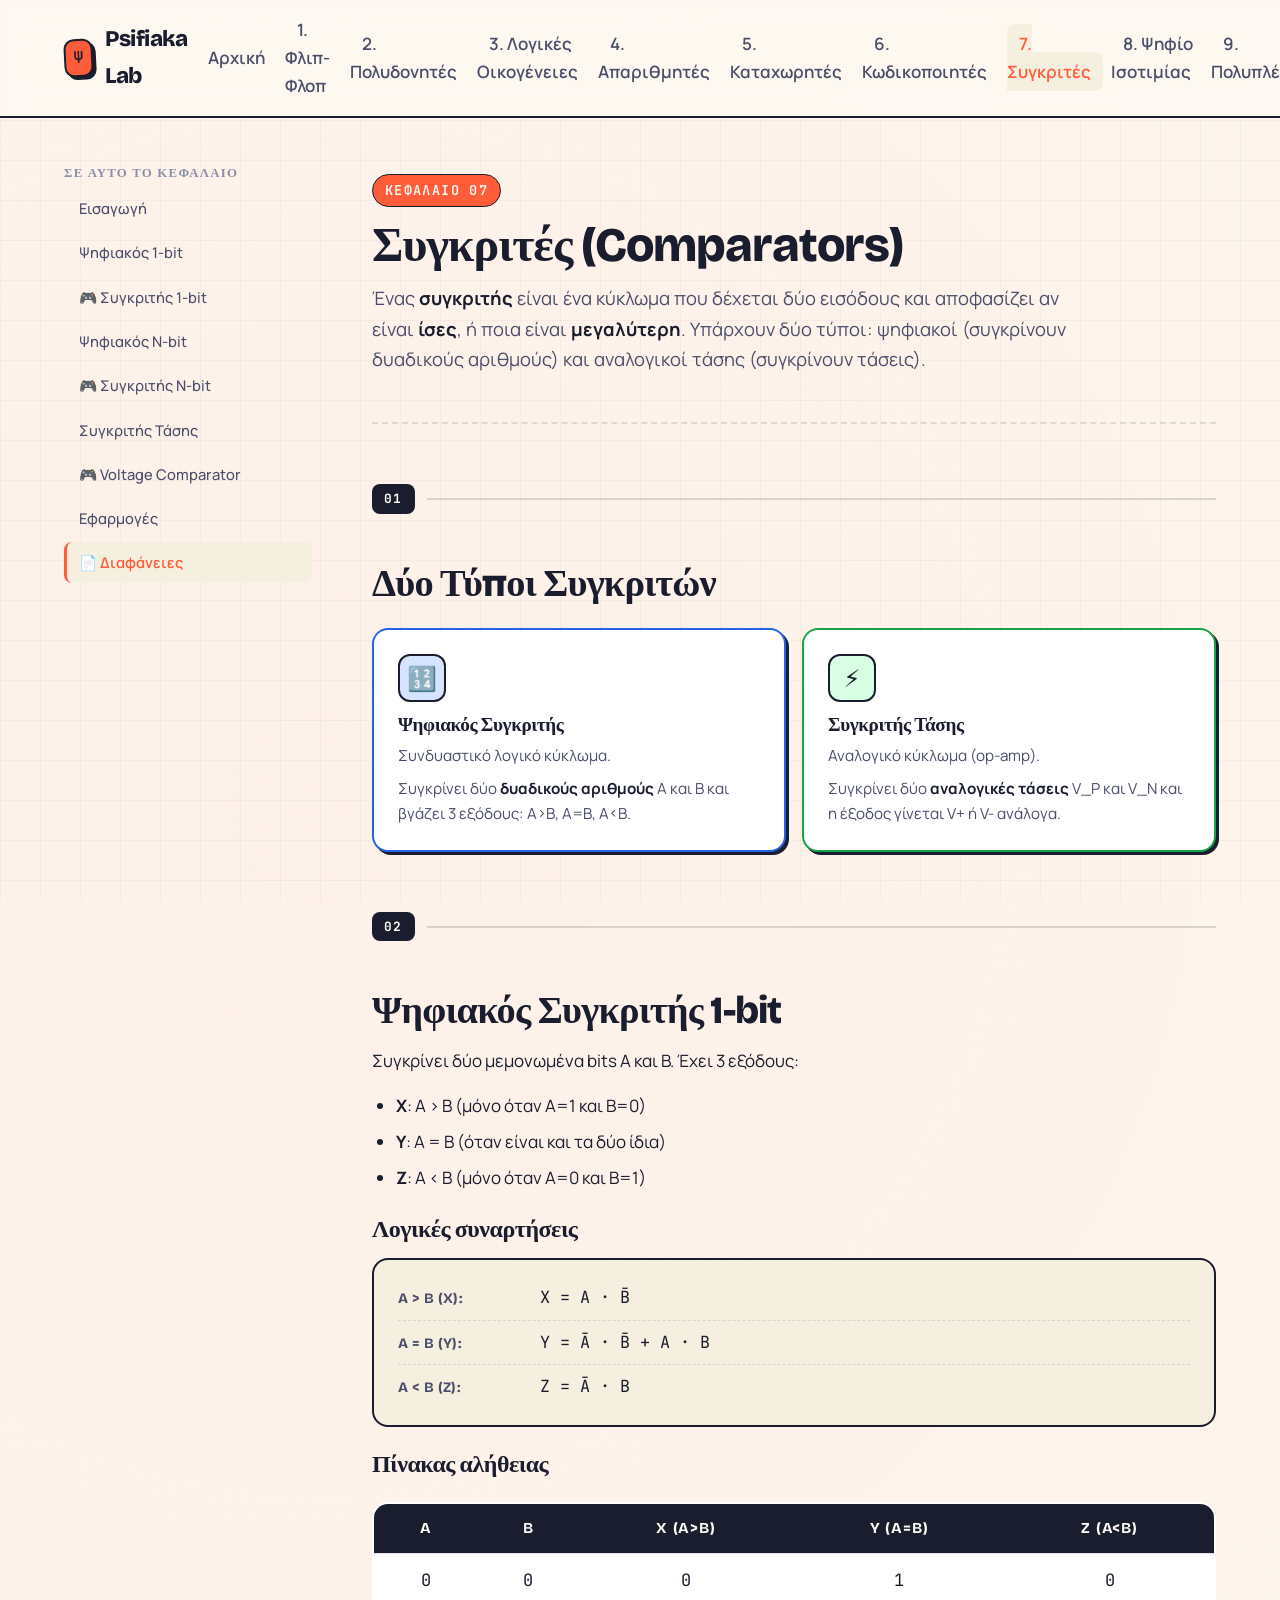
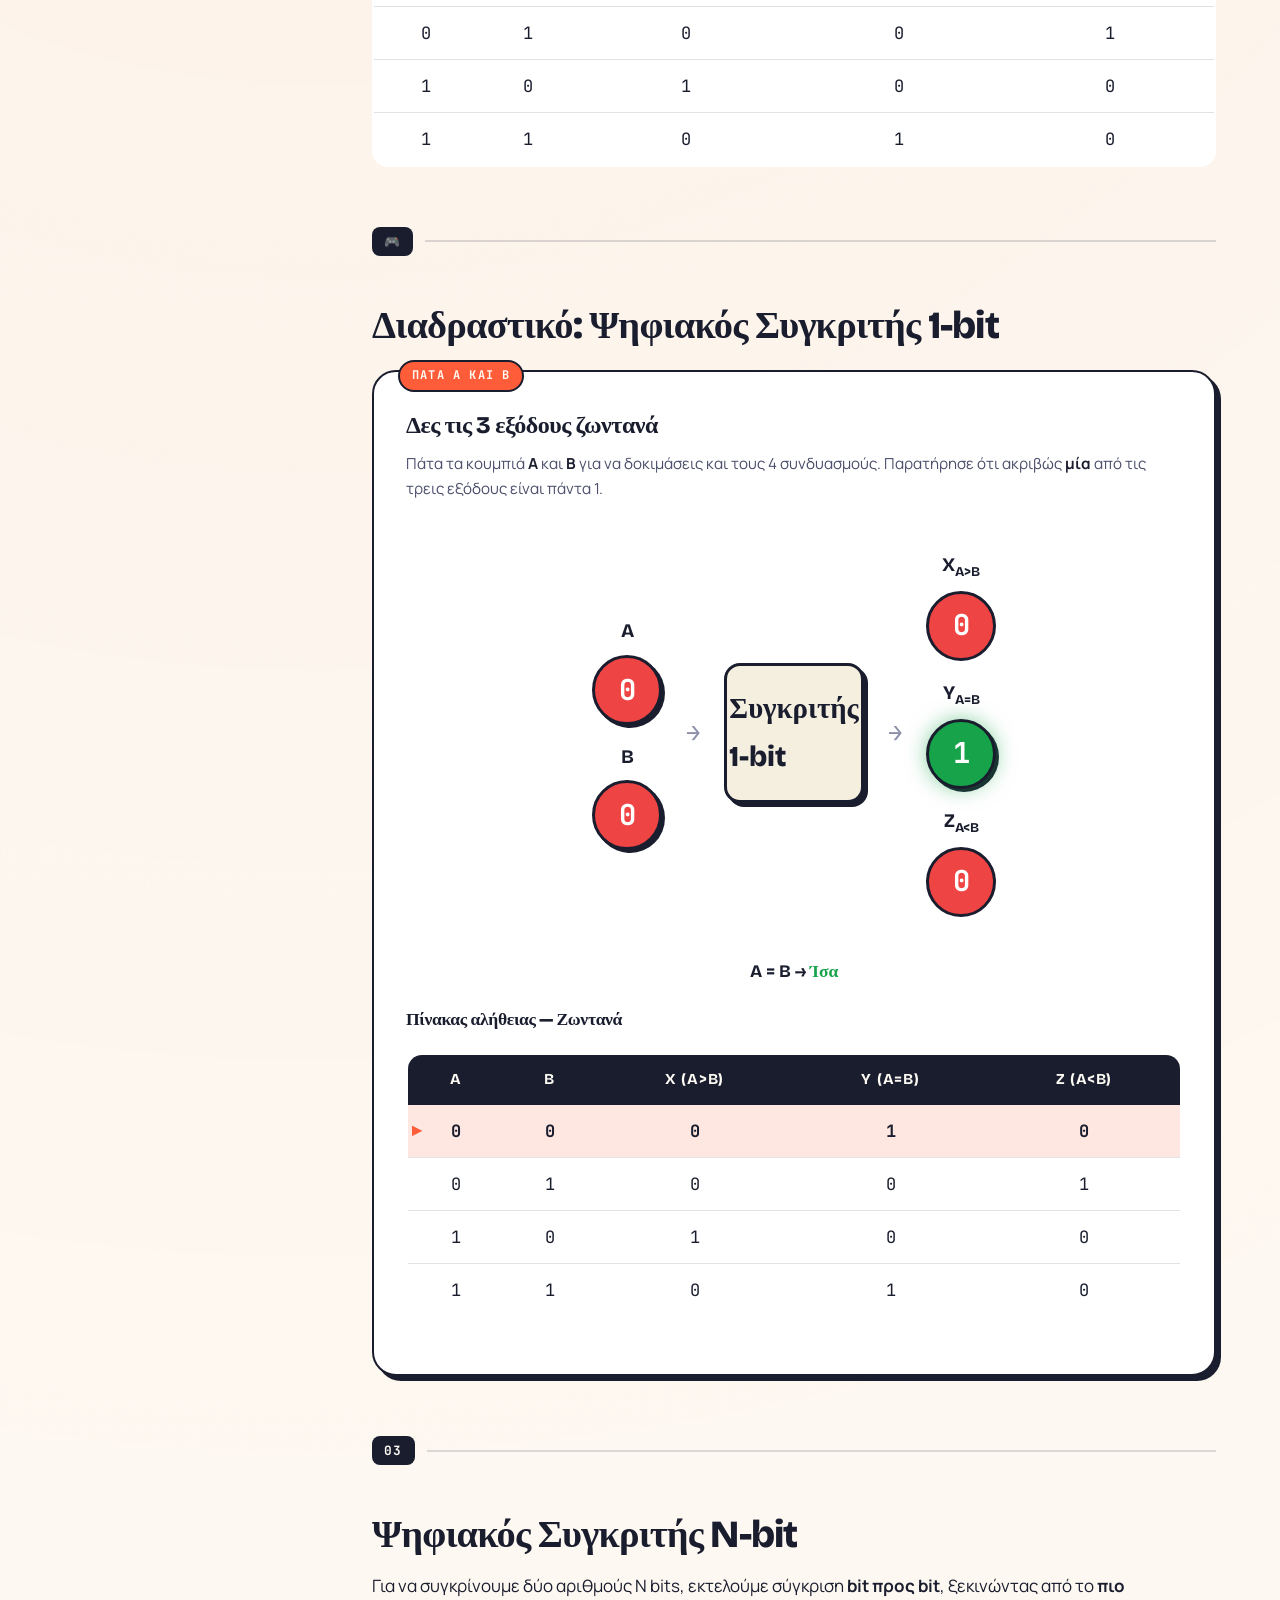
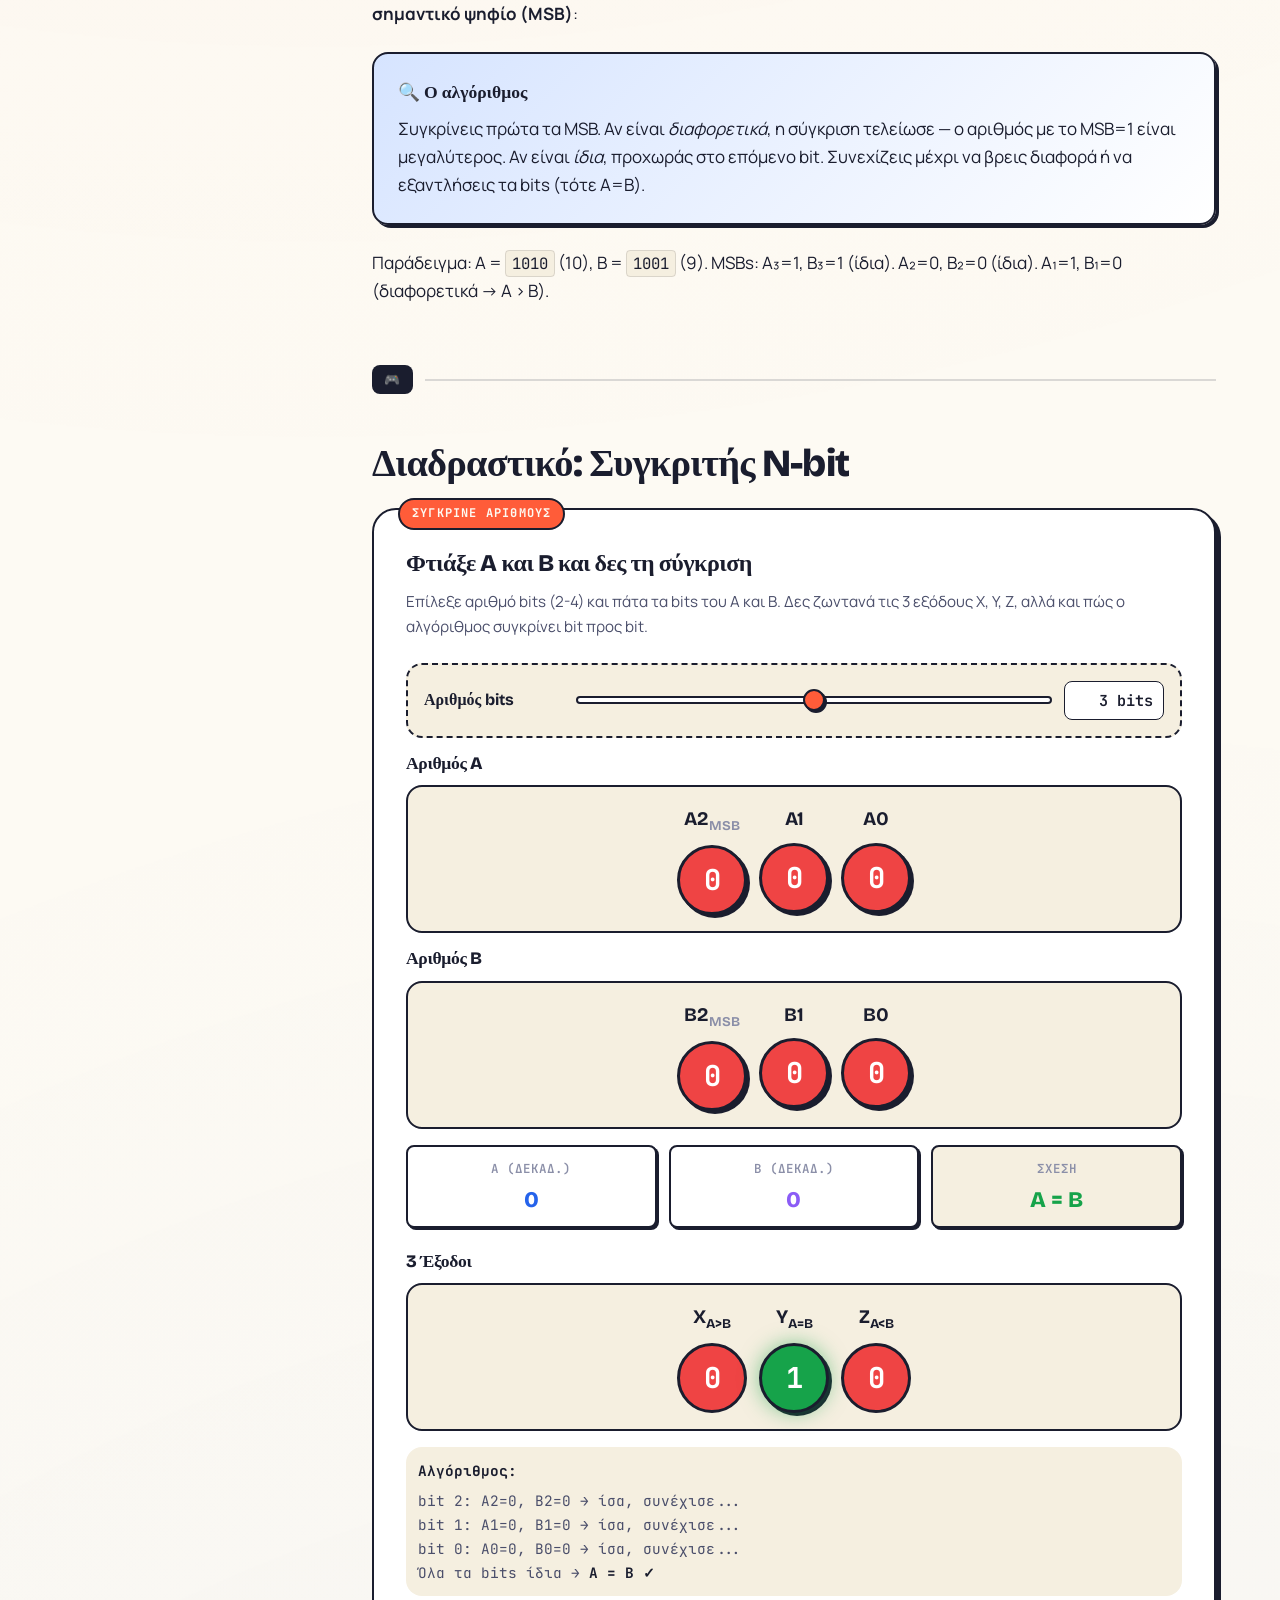
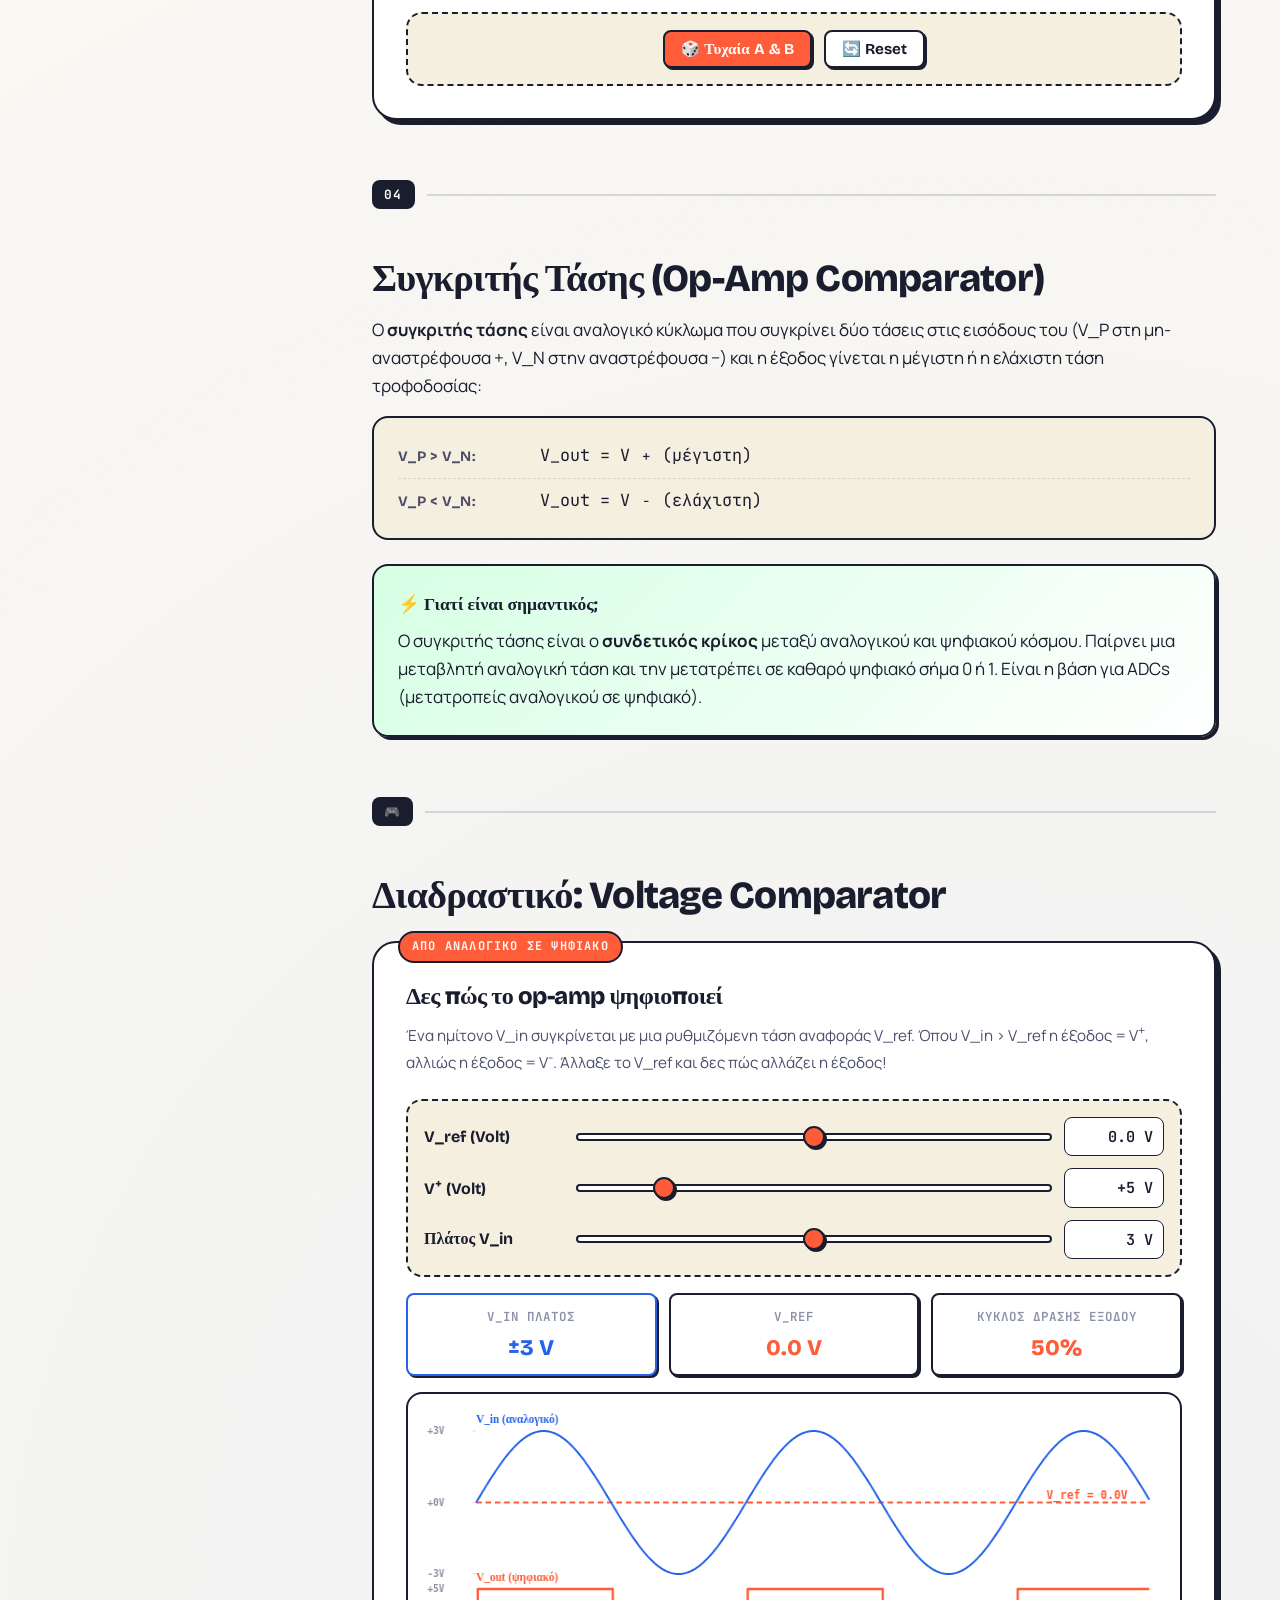
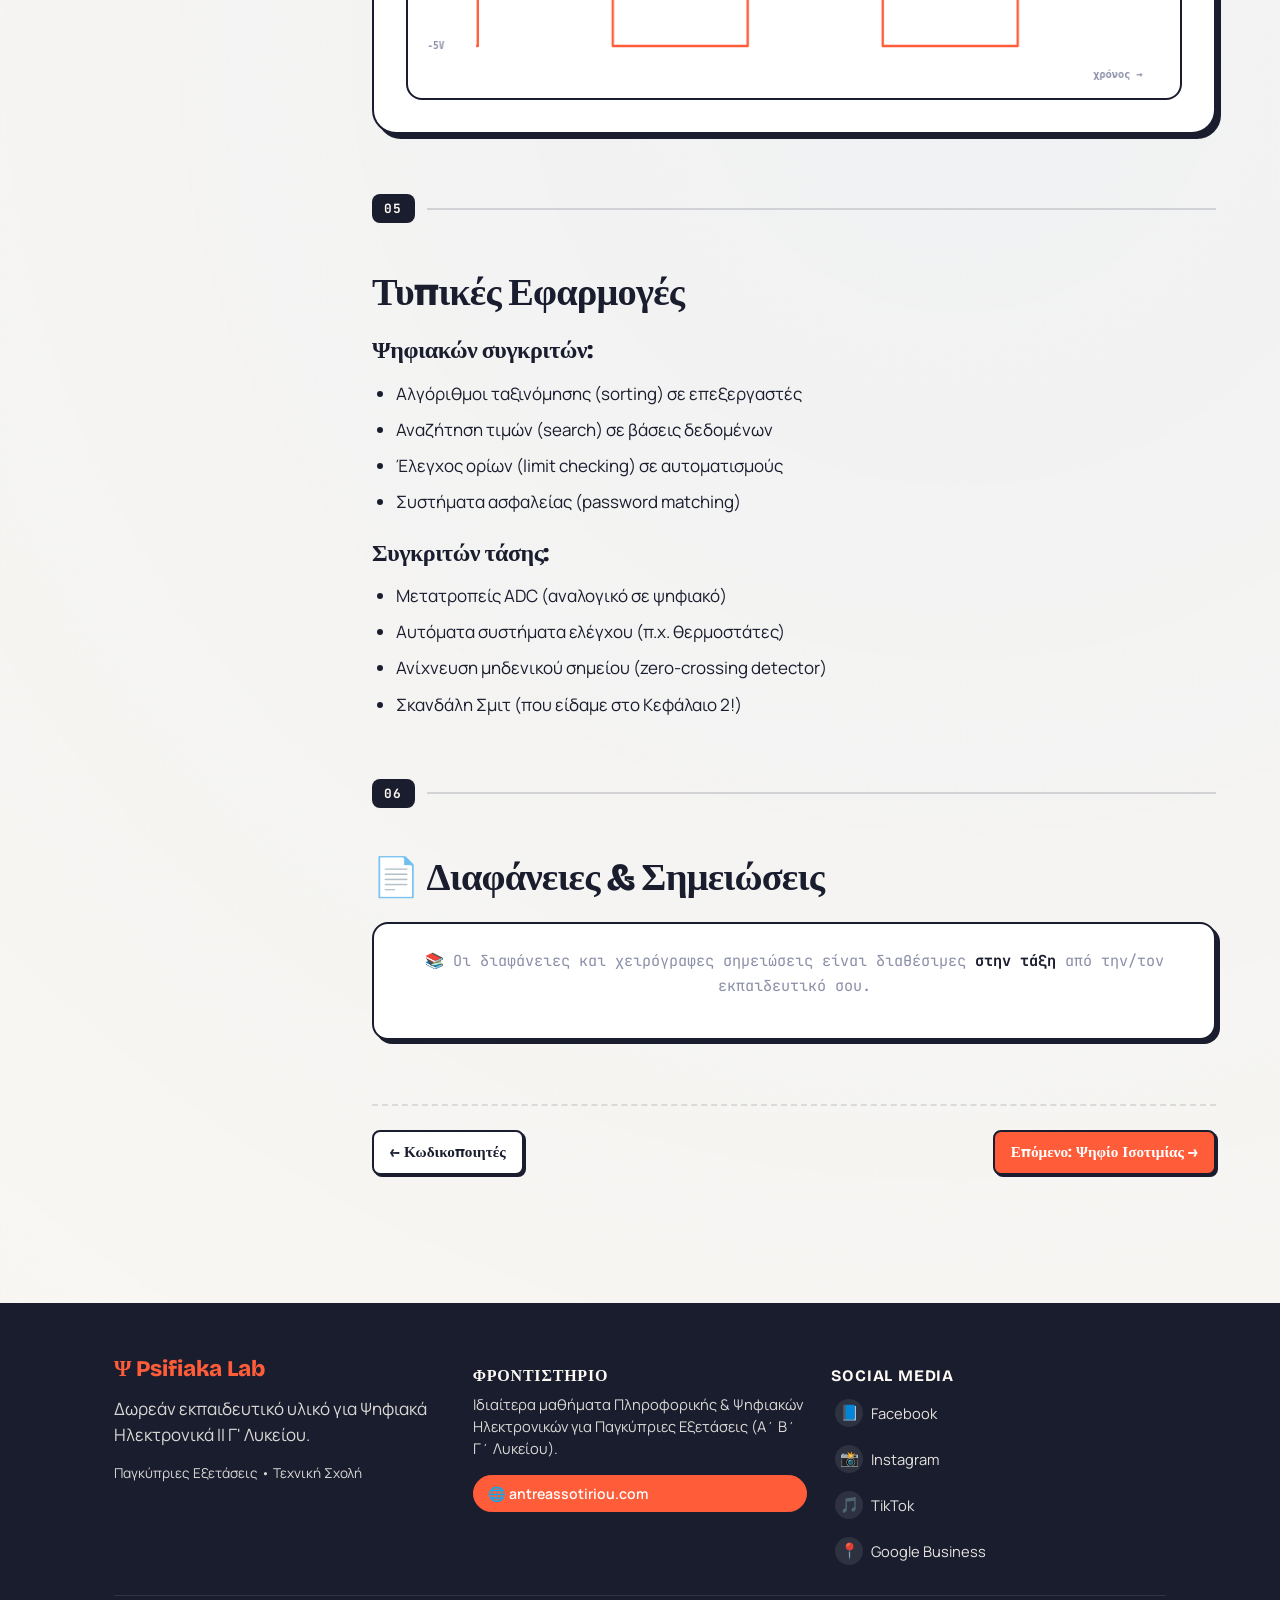
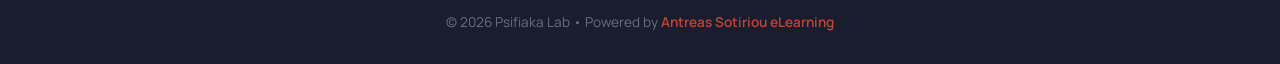
<file: sygkrites.html>
<!DOCTYPE html>
<html lang="el">
<head>
  <meta charset="UTF-8">
  <meta name="viewport" content="width=device-width, initial-scale=1.0">
  
  <title>Συγκριτές (Comparators) — Ψηφιακοί &amp; Τάσης | Psifiaka Lab</title>
  <meta name="description" content="Πλήρης θεωρία για ψηφιακούς συγκριτές 1-bit και N-bit, και αναλογικούς συγκριτές τάσης. Διαδραστικές προσομοιώσεις. Ψηφιακά Ηλεκτρονικά ΙΙ Γ' Λυκείου.">
  <meta name="keywords" content="συγκριτές, comparator, ψηφιακός συγκριτής, voltage comparator, op-amp, A>B, A=B, A<B, Παγκύπριες Εξετάσεις, Γ Λυκείου, Β Λυκείου, τεχνική σχολή, Κύπρος, ιδιαίτερα μαθήματα, Πληροφορική, Antreas Sotiriou eLearning">
  <link rel="canonical" href="https://psifiakalab.com/sygkrites.html">
  
  <meta property="og:type" content="article">
  <meta property="og:locale" content="el_GR">
  <meta property="og:title" content="Συγκριτές — Ψηφιακοί &amp; Τάσης">
  <meta property="og:description" content="Διαδραστικές προσομοιώσεις για ψηφιακούς και αναλογικούς συγκριτές.">
  <meta property="og:url" content="https://psifiakalab.com/sygkrites.html">
  
  <script type="application/ld+json">
  {
    "@context": "https://schema.org",
    "@type": "LearningResource",
    "name": "Συγκριτές (Comparators)",
    "description": "Θεωρία και διαδραστικές ασκήσεις για ψηφιακούς και αναλογικούς συγκριτές",
    "educationalLevel": "Γ' Λυκείου",
    "inLanguage": "el",
    "learningResourceType": "Interactive lesson",
    "isPartOf": { "@type": "Course", "name": "Ψηφιακά Ηλεκτρονικά ΙΙ" }
  }
  </script>
  
  <link rel="icon" type="image/svg+xml" href="data:image/svg+xml,%3Csvg xmlns='http://www.w3.org/2000/svg' viewBox='0 0 100 100'%3E%3Crect width='100' height='100' rx='20' fill='%23ff5c39'/%3E%3Ctext x='50' y='68' font-family='monospace' font-size='55' font-weight='700' text-anchor='middle' fill='%231a1d2e'%3EΨ%3C/text%3E%3C/svg%3E">
  <link rel="stylesheet" href="assets/styles.css">
  <link rel="stylesheet" href="assets/chapter-extras.css">
</head>
<body>

  <header class="site-header">
    <nav class="nav-bar" aria-label="Κύρια πλοήγηση">
      <a href="index.html" class="logo"><span class="logo-mark">Ψ</span><span>Psifiaka Lab</span></a>
      <button class="nav-toggle" aria-expanded="false" aria-controls="primary-nav">Μενού ☰</button>
      <ul class="nav-list" id="primary-nav">
        <li><a href="index.html">Αρχική</a></li>
        <li><a href="flip-flop.html">1. Φλιπ-Φλοπ</a></li>
        <li><a href="kyklomata-palmon.html">2. Πολυδονητές</a></li>
        <li><a href="logikes-oikogeneies.html">3. Λογικές Οικογένειες</a></li>
        <li><a href="apariomites.html">4. Απαριθμητές</a></li>
        <li><a href="kataxoritres.html">5. Καταχωρητές</a></li>
        <li><a href="kodikopoiites.html">6. Κωδικοποιητές</a></li>
        <li><a href="sygkrites.html">7. Συγκριτές</a></li>
        <li><a href="psifio-isotimias.html">8. Ψηφίο Ισοτιμίας</a></li>
        <li><a href="polyplektes.html">9. Πολυπλέκτες</a></li>
        <li><a href="metatropes-da-ad.html">10. Μετατροπείς D/A &amp; A/D</a></li>
      </ul>
    </nav>
  </header>

  <div class="chapter-layout">
    
    <aside class="chapter-sidebar">
      <h4>Σε αυτό το κεφάλαιο</h4>
      <ul>
        <li><a href="#eisagogi">Εισαγωγή</a></li>
        <li><a href="#psifiakos1bit">Ψηφιακός 1-bit</a></li>
        <li><a href="#diadrastiko-1bit">🎮 Συγκριτής 1-bit</a></li>
        <li><a href="#psifiakos-nbit">Ψηφιακός N-bit</a></li>
        <li><a href="#diadrastiko-nbit">🎮 Συγκριτής N-bit</a></li>
        <li><a href="#tasis">Συγκριτής Τάσης</a></li>
        <li><a href="#diadrastiko-tasis">🎮 Voltage Comparator</a></li>
        <li><a href="#efarmoges">Εφαρμογές</a></li>
        <li><a href="#pdf">📄 Διαφάνειες</a></li>
      </ul>
    </aside>

    <main class="chapter-content">
      
      <header class="chapter-hero">
        <span class="chapter-num">Κεφάλαιο 07</span>
        <h1>Συγκριτές (Comparators)</h1>
        <p class="lede">
          Ένας <strong>συγκριτής</strong> είναι ένα κύκλωμα που δέχεται δύο εισόδους και
          αποφασίζει αν είναι <strong>ίσες</strong>, ή ποια είναι <strong>μεγαλύτερη</strong>.
          Υπάρχουν δύο τύποι: ψηφιακοί (συγκρίνουν δυαδικούς αριθμούς) και αναλογικοί
          τάσης (συγκρίνουν τάσεις).
        </p>
      </header>

      <section id="eisagogi">
        <div class="section-divider"><span class="badge">01</span></div>
        <h2>Δύο Τύποι Συγκριτών</h2>
        
        <div class="cat-grid">
          <div class="cat-card" style="border-color: var(--c-secondary);">
            <div class="cat-icon" style="background:#d6e4ff;">🔢</div>
            <h3>Ψηφιακός Συγκριτής</h3>
            <p>Συνδυαστικό λογικό κύκλωμα.</p>
            <p>Συγκρίνει δύο <strong>δυαδικούς αριθμούς</strong> A και B και βγάζει 3 εξόδους: A&gt;B, A=B, A&lt;B.</p>
          </div>
          <div class="cat-card" style="border-color: var(--c-tertiary);">
            <div class="cat-icon" style="background:#d6ffe4;">⚡</div>
            <h3>Συγκριτής Τάσης</h3>
            <p>Αναλογικό κύκλωμα (op-amp).</p>
            <p>Συγκρίνει δύο <strong>αναλογικές τάσεις</strong> V_P και V_N και η έξοδος γίνεται V+ ή V- ανάλογα.</p>
          </div>
        </div>
      </section>

      <section id="psifiakos1bit">
        <div class="section-divider"><span class="badge">02</span></div>
        <h2>Ψηφιακός Συγκριτής 1-bit</h2>
        <p>
          Συγκρίνει δύο μεμονωμένα bits A και B. Έχει 3 εξόδους:
        </p>
        <ul>
          <li><strong>X</strong>: A &gt; B (μόνο όταν A=1 και B=0)</li>
          <li><strong>Y</strong>: A = B (όταν είναι και τα δύο ίδια)</li>
          <li><strong>Z</strong>: A &lt; B (μόνο όταν A=0 και B=1)</li>
        </ul>
        
        <h3>Λογικές συναρτήσεις</h3>
        <div class="formula-block">
          <div class="formula"><span class="f-label">A &gt; B (X):</span> X = A · B̄</div>
          <div class="formula"><span class="f-label">A = B (Y):</span> Y = Ā · B̄ + A · B</div>
          <div class="formula"><span class="f-label">A &lt; B (Z):</span> Z = Ā · B</div>
        </div>
        
        <h3>Πίνακας αλήθειας</h3>
        <table>
          <thead><tr><th>A</th><th>B</th><th>X (A&gt;B)</th><th>Y (A=B)</th><th>Z (A&lt;B)</th></tr></thead>
          <tbody>
            <tr><td>0</td><td>0</td><td>0</td><td>1</td><td>0</td></tr>
            <tr><td>0</td><td>1</td><td>0</td><td>0</td><td>1</td></tr>
            <tr><td>1</td><td>0</td><td>1</td><td>0</td><td>0</td></tr>
            <tr><td>1</td><td>1</td><td>0</td><td>1</td><td>0</td></tr>
          </tbody>
        </table>
      </section>

      <section id="diadrastiko-1bit">
        <div class="section-divider"><span class="badge">🎮</span></div>
        <h2>Διαδραστικό: Ψηφιακός Συγκριτής 1-bit</h2>
        
        <div class="interactive">
          <span class="interactive-label">Πάτα A και B</span>
          <h3>Δες τις 3 εξόδους ζωντανά</h3>
          <p class="interactive-explainer">
            Πάτα τα κουμπιά <strong>A</strong> και <strong>B</strong> για να δοκιμάσεις και τους
            4 συνδυασμούς. Παρατήρησε ότι ακριβώς <strong>μία</strong> από τις τρεις εξόδους
            είναι πάντα 1.
          </p>
          
          <div class="ff-visual">
            <div class="ff-inputs">
              <div class="bit-toggle">
                <span class="bit-toggle-label">A</span>
                <button class="bit-btn" id="c1-A" data-bit="0">0</button>
              </div>
              <div class="bit-toggle">
                <span class="bit-toggle-label">B</span>
                <button class="bit-btn" id="c1-B" data-bit="0">0</button>
              </div>
            </div>
            
            <div class="ff-arrow">→</div>
            
            <div class="ff-box">Συγκριτής<br>1-bit</div>
            
            <div class="ff-arrow">→</div>
            
            <div class="ff-outputs">
              <div class="output-led">
                <span class="output-led-label">X<sub style="font-size:0.7em;">A&gt;B</sub></span>
                <div class="led" id="c1-X">0</div>
              </div>
              <div class="output-led">
                <span class="output-led-label">Y<sub style="font-size:0.7em;">A=B</sub></span>
                <div class="led is-high" id="c1-Y">1</div>
              </div>
              <div class="output-led">
                <span class="output-led-label">Z<sub style="font-size:0.7em;">A&lt;B</sub></span>
                <div class="led" id="c1-Z">0</div>
              </div>
            </div>
          </div>
          
          <div id="c1-status" style="text-align:center; margin-top: var(--s-4); font-family: var(--f-display); font-weight: 700; font-size: 1.1rem;">
            A = B → <span style="color: var(--c-tertiary);">Ίσα</span>
          </div>
          
          <h4 style="margin-top: var(--s-5);">Πίνακας αλήθειας — Ζωντανά</h4>
          <table class="truth-table" id="c1-table">
            <thead><tr><th>A</th><th>B</th><th>X (A&gt;B)</th><th>Y (A=B)</th><th>Z (A&lt;B)</th></tr></thead>
            <tbody>
              <tr data-a="0" data-b="0"><td>0</td><td>0</td><td>0</td><td>1</td><td>0</td></tr>
              <tr data-a="0" data-b="1"><td>0</td><td>1</td><td>0</td><td>0</td><td>1</td></tr>
              <tr data-a="1" data-b="0"><td>1</td><td>0</td><td>1</td><td>0</td><td>0</td></tr>
              <tr data-a="1" data-b="1"><td>1</td><td>1</td><td>0</td><td>1</td><td>0</td></tr>
            </tbody>
          </table>
        </div>
      </section>

      <section id="psifiakos-nbit">
        <div class="section-divider"><span class="badge">03</span></div>
        <h2>Ψηφιακός Συγκριτής N-bit</h2>
        <p>
          Για να συγκρίνουμε δύο αριθμούς N bits, εκτελούμε σύγκριση <strong>bit προς bit</strong>,
          ξεκινώντας από το <strong>πιο σημαντικό ψηφίο (MSB)</strong>:
        </p>
        
        <div class="callout callout--info">
          <div class="callout-title">🔍 Ο αλγόριθμος</div>
          <p style="margin: 0;">
            Συγκρίνεις πρώτα τα MSB. Αν είναι <em>διαφορετικά</em>, η σύγκριση τελείωσε —
            ο αριθμός με το MSB=1 είναι μεγαλύτερος. Αν είναι <em>ίδια</em>, προχωράς στο
            επόμενο bit. Συνεχίζεις μέχρι να βρεις διαφορά ή να εξαντλήσεις τα bits (τότε A=B).
          </p>
        </div>

        <p>
          Παράδειγμα: A = <code>1010</code> (10), B = <code>1001</code> (9).
          MSBs: A₃=1, B₃=1 (ίδια). A₂=0, B₂=0 (ίδια). A₁=1, B₁=0 (διαφορετικά → A &gt; B).
        </p>
      </section>

      <section id="diadrastiko-nbit">
        <div class="section-divider"><span class="badge">🎮</span></div>
        <h2>Διαδραστικό: Συγκριτής N-bit</h2>
        
        <div class="interactive">
          <span class="interactive-label">Σύγκρινε αριθμούς</span>
          <h3>Φτιάξε A και B και δες τη σύγκριση</h3>
          <p class="interactive-explainer">
            Επίλεξε αριθμό bits (2-4) και πάτα τα bits του A και B. Δες ζωντανά τις 3
            εξόδους X, Y, Z, αλλά και πώς ο αλγόριθμος συγκρίνει bit προς bit.
          </p>
          
          <div class="sliders">
            <div class="slider-row">
              <label for="cn-bits">Αριθμός bits</label>
              <input type="range" id="cn-bits" min="2" max="4" step="1" value="3">
              <output id="cn-bits-val" class="mono">3 bits</output>
            </div>
          </div>
          
          <h4>Αριθμός A</h4>
          <div id="cn-A-row" class="ff-led-row" style="margin-bottom: var(--s-3);"></div>
          
          <h4>Αριθμός B</h4>
          <div id="cn-B-row" class="ff-led-row"></div>
          
          <div class="results-grid">
            <div class="result-card"><div class="result-label">A (δεκαδ.)</div><div class="result-value" id="cn-Adec" style="color:var(--c-secondary);">0</div></div>
            <div class="result-card"><div class="result-label">B (δεκαδ.)</div><div class="result-value" id="cn-Bdec" style="color:var(--c-purple);">0</div></div>
            <div class="result-card" style="background:var(--c-bg-soft);"><div class="result-label">Σχέση</div><div class="result-value" id="cn-rel">A = B</div></div>
          </div>
          
          <h4 style="margin-top: var(--s-5);">3 Έξοδοι</h4>
          <div class="ff-led-row">
            <div class="output-led">
              <span class="output-led-label">X<sub style="font-size:0.7em;">A&gt;B</sub></span>
              <div class="led" id="cn-X">0</div>
            </div>
            <div class="output-led">
              <span class="output-led-label">Y<sub style="font-size:0.7em;">A=B</sub></span>
              <div class="led is-high" id="cn-Y">1</div>
            </div>
            <div class="output-led">
              <span class="output-led-label">Z<sub style="font-size:0.7em;">A&lt;B</sub></span>
              <div class="led" id="cn-Z">0</div>
            </div>
          </div>
          
          <div id="cn-explanation" style="margin-top:var(--s-4); padding:var(--s-3); background:var(--c-bg-soft); border-radius:var(--r-md); font-family:var(--f-mono); font-size:0.9rem;">
            <strong>Αλγόριθμος:</strong>
            <div id="cn-steps" style="margin-top:6px;color:var(--c-ink-soft);"></div>
          </div>
          
          <div class="clock-controls">
            <button class="btn btn--primary" id="cn-random">🎲 Τυχαία A &amp; B</button>
            <button class="btn" id="cn-reset">🔄 Reset</button>
          </div>
        </div>
      </section>

      <section id="tasis">
        <div class="section-divider"><span class="badge">04</span></div>
        <h2>Συγκριτής Τάσης (Op-Amp Comparator)</h2>
        <p>
          Ο <strong>συγκριτής τάσης</strong> είναι αναλογικό κύκλωμα που συγκρίνει δύο
          τάσεις στις εισόδους του (V_P στη μη-αναστρέφουσα +, V_N στην αναστρέφουσα −) και η έξοδος γίνεται
          η μέγιστη ή η ελάχιστη τάση τροφοδοσίας:
        </p>
        
        <div class="formula-block">
          <div class="formula"><span class="f-label">V_P &gt; V_N:</span> V_out = V<sup>+</sup> (μέγιστη)</div>
          <div class="formula"><span class="f-label">V_P &lt; V_N:</span> V_out = V<sup>−</sup> (ελάχιστη)</div>
        </div>
        
        <div class="callout callout--tip">
          <div class="callout-title">⚡ Γιατί είναι σημαντικός;</div>
          <p style="margin: 0;">
            Ο συγκριτής τάσης είναι ο <strong>συνδετικός κρίκος</strong> μεταξύ αναλογικού
            και ψηφιακού κόσμου. Παίρνει μια μεταβλητή αναλογική τάση και την μετατρέπει
            σε καθαρό ψηφιακό σήμα 0 ή 1. Είναι η βάση για ADCs (μετατροπείς αναλογικού σε ψηφιακό).
          </p>
        </div>
      </section>

      <section id="diadrastiko-tasis">
        <div class="section-divider"><span class="badge">🎮</span></div>
        <h2>Διαδραστικό: Voltage Comparator</h2>
        
        <div class="interactive">
          <span class="interactive-label">Από αναλογικό σε ψηφιακό</span>
          <h3>Δες πώς το op-amp ψηφιοποιεί</h3>
          <p class="interactive-explainer">
            Ένα ημίτονο V_in συγκρίνεται με μια ρυθμιζόμενη τάση αναφοράς V_ref. Όπου
            V_in &gt; V_ref η έξοδος = V<sup>+</sup>, αλλιώς η έξοδος = V<sup>-</sup>.
            Άλλαξε το V_ref και δες πώς αλλάζει η έξοδος!
          </p>
          
          <div class="sliders">
            <div class="slider-row">
              <label for="vc-Vref">V_ref (Volt)</label>
              <input type="range" id="vc-Vref" min="-4" max="4" step="0.1" value="0">
              <output id="vc-Vref-val" class="mono">0.0 V</output>
            </div>
            <div class="slider-row">
              <label for="vc-Vplus">V<sup>+</sup> (Volt)</label>
              <input type="range" id="vc-Vplus" min="3" max="15" step="1" value="5">
              <output id="vc-Vplus-val" class="mono">+5 V</output>
            </div>
            <div class="slider-row">
              <label for="vc-Vamp">Πλάτος V_in</label>
              <input type="range" id="vc-Vamp" min="1" max="5" step="0.5" value="3">
              <output id="vc-Vamp-val" class="mono">3 V</output>
            </div>
          </div>
          
          <div class="results-grid">
            <div class="result-card" style="border-color: var(--c-secondary);"><div class="result-label">V_in πλάτος</div><div class="result-value" id="vc-Vin" style="color:var(--c-secondary);">±3 V</div></div>
            <div class="result-card"><div class="result-label">V_ref</div><div class="result-value" id="vc-Vref-out">0.0 V</div></div>
            <div class="result-card"><div class="result-label">Κύκλος δράσης εξόδου</div><div class="result-value" id="vc-duty">50%</div></div>
          </div>
          
          <div class="timing-canvas-wrap">
            <canvas class="timing-canvas" id="vc-canvas" width="800" height="280" style="height: 280px;"></canvas>
          </div>
        </div>
      </section>

      <section id="efarmoges">
        <div class="section-divider"><span class="badge">05</span></div>
        <h2>Τυπικές Εφαρμογές</h2>
        
        <h3>Ψηφιακών συγκριτών:</h3>
        <ul>
          <li>Αλγόριθμοι ταξινόμησης (sorting) σε επεξεργαστές</li>
          <li>Αναζήτηση τιμών (search) σε βάσεις δεδομένων</li>
          <li>Έλεγχος ορίων (limit checking) σε αυτοματισμούς</li>
          <li>Συστήματα ασφαλείας (password matching)</li>
        </ul>
        
        <h3>Συγκριτών τάσης:</h3>
        <ul>
          <li>Μετατροπείς ADC (αναλογικό σε ψηφιακό)</li>
          <li>Αυτόματα συστήματα ελέγχου (π.χ. θερμοστάτες)</li>
          <li>Ανίχνευση μηδενικού σημείου (zero-crossing detector)</li>
          <li>Σκανδάλη Σμιτ (που είδαμε στο Κεφάλαιο 2!)</li>
        </ul>
      </section>

      <section id="pdf">
        <div class="section-divider"><span class="badge">06</span></div>
        <h2>📄 Διαφάνειες &amp; Σημειώσεις</h2>
        
                <div class="pdf-embed-wrap" style="padding: var(--s-5); text-align: center;">
          <p style="font-family: var(--f-mono); color: var(--c-muted); font-size: 0.95rem;">
            📚 Οι διαφάνειες και χειρόγραφες σημειώσεις είναι διαθέσιμες <strong>στην τάξη</strong> από την/τον εκπαιδευτικό σου.
          </p>
        </div>
      </section>

      <nav style="display: flex; justify-content: space-between; margin-top: var(--s-8); padding-top: var(--s-5); border-top: 2px dashed var(--c-shadow); gap: var(--s-3); flex-wrap: wrap;">
        <a href="kodikopoiites.html" class="btn">← Κωδικοποιητές</a>
        <a href="psifio-isotimias.html" class="btn btn--primary">Επόμενο: Ψηφίο Ισοτιμίας →</a>
      </nav>
      
    </main>
  </div>

    <footer class="site-footer">
    <div class="container">
      <div class="footer-grid">
        
        <div class="footer-col">
          <div class="footer-mark">Ψ Psifiaka Lab</div>
          <p>Δωρεάν εκπαιδευτικό υλικό για Ψηφιακά Ηλεκτρονικά ΙΙ Γ' Λυκείου.</p>
          <p style="margin-top:0.5rem; font-size:0.85rem; opacity:0.85;">Παγκύπριες Εξετάσεις • Τεχνική Σχολή</p>
        </div>
        
        <div class="footer-col">
          <h4 class="footer-title">Φροντιστήριο</h4>
          <p style="font-size:0.92rem;">Ιδιαίτερα μαθήματα Πληροφορικής &amp; Ψηφιακών Ηλεκτρονικών για Παγκύπριες Εξετάσεις (Α΄ Β΄ Γ΄ Λυκείου).</p>
          <a href="https://www.antreassotiriou.com/" target="_blank" rel="noopener" class="footer-link footer-link--cta">
            🌐 antreassotiriou.com
          </a>
        </div>
        
        <div class="footer-col">
          <h4 class="footer-title">Social Media</h4>
          <ul class="footer-social">
            <li>
              <a href="https://www.facebook.com/profile.php?id=61583083336971" target="_blank" rel="noopener" aria-label="Facebook">
                <span class="social-icon">📘</span> Facebook
              </a>
            </li>
            <li>
              <a href="https://www.instagram.com/pagkypriesonline/" target="_blank" rel="noopener" aria-label="Instagram">
                <span class="social-icon">📸</span> Instagram
              </a>
            </li>
            <li>
              <a href="https://www.tiktok.com/@pagkypriesonline" target="_blank" rel="noopener" aria-label="TikTok">
                <span class="social-icon">🎵</span> TikTok
              </a>
            </li>
            <li>
              <a href="https://share.google/84mqAqnpcEjChqpGW" target="_blank" rel="noopener" aria-label="Google Business">
                <span class="social-icon">📍</span> Google Business
              </a>
            </li>
          </ul>
        </div>
        
      </div>
      
      <div class="footer-bottom">
        <p class="muted" style="font-size: 0.85rem;">© 2026 Psifiaka Lab • Powered by <a href="https://www.antreassotiriou.com/" target="_blank" rel="noopener" style="color:var(--c-primary); text-decoration:none; font-weight:600;">Antreas Sotiriou eLearning</a></p>
      </div>
    </div>
  </footer>

  <script src="assets/script.js"></script>
  <script src="assets/comparators.js"></script>
</body>
</html>
</file>
<file: assets/styles.css>
/* ==========================================================================
   Psifiaka Lab - Design System
   Παιχνιδιάρικο, μοντέρνο, εκπαιδευτικό στυλ για Γ' Λυκείου
   ========================================================================== */

/* Custom Fonts - Distinctive picks for educational/playful feel */
@import url('https://fonts.googleapis.com/css2?family=Bricolage+Grotesque:opsz,wght@12..96,400;12..96,600;12..96,800&family=Manrope:wght@400;500;600;700&family=JetBrains+Mono:wght@400;600&display=swap');

/* ---------- CSS Variables ---------- */
:root {
  /* Brand colors - "circuit board" inspired */
  --c-bg: #fdfaf3;
  --c-bg-soft: #f5efe0;
  --c-ink: #1a1d2e;
  --c-ink-soft: #4a4e6a;
  --c-muted: #8b8fa8;
  
  /* Accent palette - vivid but not garish */
  --c-primary: #ff5c39;        /* energetic orange */
  --c-secondary: #2563eb;      /* electric blue */
  --c-tertiary: #16a34a;       /* logic green */
  --c-quaternary: #f59e0b;     /* signal yellow */
  --c-purple: #8b5cf6;         /* digital purple */
  
  /* Semantic */
  --c-high: #16a34a;           /* logic 1 / HIGH */
  --c-low:  #ef4444;           /* logic 0 / LOW */
  --c-clock: #2563eb;
  
  /* Surfaces */
  --c-card: #ffffff;
  --c-border: #1a1d2e;
  --c-shadow: rgba(26, 29, 46, 0.12);
  
  /* Spacing scale */
  --s-1: 0.25rem;
  --s-2: 0.5rem;
  --s-3: 0.75rem;
  --s-4: 1rem;
  --s-5: 1.5rem;
  --s-6: 2rem;
  --s-7: 3rem;
  --s-8: 4rem;
  --s-9: 6rem;
  
  /* Radius */
  --r-sm: 8px;
  --r-md: 16px;
  --r-lg: 24px;
  --r-xl: 32px;
  
  /* Typography */
  --f-display: 'Bricolage Grotesque', Georgia, serif;
  --f-body: 'Manrope', system-ui, sans-serif;
  --f-mono: 'JetBrains Mono', ui-monospace, monospace;
  
  /* Layout */
  --container-max: 1200px;
  --content-max: 760px;
  --sidebar-w: 260px;
}

/* Dark mode */
@media (prefers-color-scheme: dark) {
  :root {
    --c-bg: #0f1117;
    --c-bg-soft: #161922;
    --c-ink: #f5efe0;
    --c-ink-soft: #c5c8d6;
    --c-muted: #6b7088;
    --c-card: #1a1d2e;
    --c-border: #f5efe0;
    --c-shadow: rgba(0, 0, 0, 0.4);
  }
}

/* ---------- Reset & Base ---------- */
*, *::before, *::after { box-sizing: border-box; }
* { margin: 0; padding: 0; }

html {
  scroll-behavior: smooth;
  -webkit-text-size-adjust: 100%;
}

body {
  font-family: var(--f-body);
  font-size: 17px;
  line-height: 1.65;
  color: var(--c-ink);
  background: var(--c-bg);
  background-image: 
    radial-gradient(circle at 25% 10%, rgba(255, 92, 57, 0.06) 0%, transparent 40%),
    radial-gradient(circle at 75% 80%, rgba(37, 99, 235, 0.06) 0%, transparent 40%);
  min-height: 100vh;
  overflow-x: hidden;
}

/* Subtle grid pattern background */
body::before {
  content: '';
  position: fixed;
  inset: 0;
  background-image: 
    linear-gradient(rgba(26, 29, 46, 0.03) 1px, transparent 1px),
    linear-gradient(90deg, rgba(26, 29, 46, 0.03) 1px, transparent 1px);
  background-size: 40px 40px;
  pointer-events: none;
  z-index: -1;
}

img, svg { max-width: 100%; display: block; }
a { color: var(--c-secondary); text-decoration: none; transition: color 0.2s; }
a:hover { color: var(--c-primary); }

/* ---------- Typography ---------- */
h1, h2, h3, h4 {
  font-family: var(--f-display);
  font-weight: 800;
  line-height: 1.1;
  color: var(--c-ink);
  letter-spacing: -0.02em;
}

h1 { font-size: clamp(2.2rem, 5vw, 4rem); }
h2 { font-size: clamp(1.6rem, 3.5vw, 2.4rem); margin-top: var(--s-7); margin-bottom: var(--s-4); }
h3 { font-size: clamp(1.2rem, 2.5vw, 1.5rem); margin-top: var(--s-5); margin-bottom: var(--s-3); }
h4 { font-size: 1.1rem; margin-top: var(--s-4); margin-bottom: var(--s-2); }

p { margin-bottom: var(--s-4); }
strong { font-weight: 700; color: var(--c-ink); }
code {
  font-family: var(--f-mono);
  font-size: 0.92em;
  background: var(--c-bg-soft);
  padding: 2px 6px;
  border-radius: 4px;
  border: 1px solid var(--c-shadow);
}

/* ---------- Layout helpers ---------- */
.container {
  max-width: var(--container-max);
  margin: 0 auto;
  padding: 0 var(--s-5);
}

.content-wrap {
  max-width: var(--content-max);
  margin: 0 auto;
}

/* ==========================================================================
   NAVIGATION HEADER
   ========================================================================== */
.site-header {
  position: sticky;
  top: 0;
  z-index: 100;
  background: rgba(253, 250, 243, 0.85);
  backdrop-filter: blur(12px);
  -webkit-backdrop-filter: blur(12px);
  border-bottom: 2px solid var(--c-ink);
}
@media (prefers-color-scheme: dark) {
  .site-header { background: rgba(15, 17, 23, 0.85); }
}

.nav-bar {
  display: flex;
  align-items: center;
  justify-content: space-between;
  padding: var(--s-4) var(--s-5);
  max-width: var(--container-max);
  margin: 0 auto;
}

.logo {
  display: flex;
  align-items: center;
  gap: var(--s-3);
  font-family: var(--f-display);
  font-weight: 800;
  font-size: 1.4rem;
  color: var(--c-ink);
  letter-spacing: -0.02em;
}
.logo:hover { color: var(--c-ink); }

.logo-mark {
  width: 38px;
  height: 38px;
  background: var(--c-primary);
  border: 2px solid var(--c-ink);
  border-radius: 10px;
  display: grid;
  place-items: center;
  font-family: var(--f-mono);
  font-weight: 600;
  color: var(--c-ink);
  font-size: 1rem;
  box-shadow: 3px 3px 0 var(--c-ink);
  transform: rotate(-3deg);
  transition: transform 0.2s ease;
}
.logo:hover .logo-mark { transform: rotate(3deg) scale(1.05); }

.nav-toggle {
  display: none;
  background: transparent;
  border: 2px solid var(--c-ink);
  border-radius: var(--r-sm);
  padding: var(--s-2) var(--s-3);
  cursor: pointer;
  font-family: var(--f-body);
  font-weight: 600;
  color: var(--c-ink);
}

.nav-list {
  list-style: none;
  display: flex;
  gap: var(--s-2);
  align-items: center;
}

.nav-list a {
  font-weight: 600;
  color: var(--c-ink-soft);
  padding: var(--s-2) var(--s-3);
  border-radius: var(--r-sm);
  transition: all 0.15s;
}
.nav-list a:hover, .nav-list a.active {
  color: var(--c-primary);
  background: var(--c-bg-soft);
}

/* Mobile nav */
@media (max-width: 900px) {
  .nav-toggle { display: block; }
  .nav-list {
    position: absolute;
    top: 100%;
    left: 0;
    right: 0;
    flex-direction: column;
    background: var(--c-bg);
    border-bottom: 2px solid var(--c-ink);
    padding: var(--s-4);
    gap: var(--s-1);
    align-items: stretch;
    max-height: 0;
    overflow: hidden;
    transition: max-height 0.3s ease;
  }
  .nav-list.is-open { max-height: 80vh; overflow-y: auto; }
  .nav-list a { padding: var(--s-3); border-radius: var(--r-sm); }
}

/* ==========================================================================
   HERO (homepage)
   ========================================================================== */
.hero {
  padding: var(--s-9) var(--s-5) var(--s-8);
  position: relative;
  overflow: hidden;
}

.hero-content {
  max-width: var(--container-max);
  margin: 0 auto;
  position: relative;
  z-index: 2;
}

.hero-eyebrow {
  display: inline-block;
  font-family: var(--f-mono);
  font-size: 0.85rem;
  font-weight: 600;
  text-transform: uppercase;
  letter-spacing: 0.1em;
  color: var(--c-primary);
  background: rgba(255, 92, 57, 0.1);
  padding: var(--s-2) var(--s-3);
  border-radius: 100px;
  margin-bottom: var(--s-5);
  border: 1.5px solid var(--c-primary);
}

.hero h1 {
  margin-bottom: var(--s-4);
  max-width: 18ch;
}

.hero h1 .highlight {
  background: linear-gradient(120deg, var(--c-primary) 0%, var(--c-quaternary) 100%);
  -webkit-background-clip: text;
  background-clip: text;
  -webkit-text-fill-color: transparent;
  position: relative;
  display: inline-block;
}

.hero-lede {
  font-size: clamp(1.05rem, 2vw, 1.25rem);
  color: var(--c-ink-soft);
  max-width: 55ch;
  margin-bottom: var(--s-6);
}

.hero-cta {
  display: inline-flex;
  align-items: center;
  gap: var(--s-3);
  background: var(--c-ink);
  color: var(--c-bg);
  padding: var(--s-4) var(--s-5);
  border-radius: var(--r-md);
  font-weight: 700;
  font-family: var(--f-display);
  font-size: 1.05rem;
  border: 2px solid var(--c-ink);
  box-shadow: 4px 4px 0 var(--c-primary);
  transition: all 0.15s;
}
.hero-cta:hover {
  transform: translate(-2px, -2px);
  box-shadow: 6px 6px 0 var(--c-primary);
  color: var(--c-bg);
}
.hero-cta:active {
  transform: translate(0, 0);
  box-shadow: 2px 2px 0 var(--c-primary);
}

/* Decorative floating shapes */
.hero-deco {
  position: absolute;
  z-index: 1;
  pointer-events: none;
}
.hero-deco-1 {
  top: 15%;
  right: 8%;
  width: 80px;
  height: 80px;
  background: var(--c-secondary);
  border: 2px solid var(--c-ink);
  border-radius: 18px;
  transform: rotate(15deg);
  animation: float 6s ease-in-out infinite;
}
.hero-deco-2 {
  top: 55%;
  right: 18%;
  width: 50px;
  height: 50px;
  background: var(--c-quaternary);
  border: 2px solid var(--c-ink);
  border-radius: 50%;
  animation: float 4s ease-in-out infinite reverse;
}
.hero-deco-3 {
  top: 30%;
  right: 25%;
  width: 60px;
  height: 60px;
  background: var(--c-tertiary);
  border: 2px solid var(--c-ink);
  transform: rotate(45deg);
  animation: float 5s ease-in-out infinite 1s;
}

@keyframes float {
  0%, 100% { transform: translateY(0) rotate(15deg); }
  50% { transform: translateY(-20px) rotate(20deg); }
}

@media (max-width: 700px) {
  .hero-deco { display: none; }
}

/* ==========================================================================
   CHAPTER GRID (homepage)
   ========================================================================== */
.chapters-section {
  padding: var(--s-7) var(--s-5);
  max-width: var(--container-max);
  margin: 0 auto;
}

.section-header {
  text-align: center;
  margin-bottom: var(--s-7);
}

.section-header h2 {
  margin-top: 0;
}

.section-header p {
  color: var(--c-ink-soft);
  font-size: 1.1rem;
}

.chapters-grid {
  display: grid;
  grid-template-columns: repeat(auto-fill, minmax(280px, 1fr));
  gap: var(--s-5);
}

.chapter-card {
  background: var(--c-card);
  border: 2px solid var(--c-ink);
  border-radius: var(--r-md);
  padding: var(--s-5);
  position: relative;
  transition: all 0.2s ease;
  box-shadow: 4px 4px 0 var(--c-ink);
  display: block;
  color: var(--c-ink);
  overflow: hidden;
}
.chapter-card:hover {
  transform: translate(-3px, -3px);
  box-shadow: 7px 7px 0 var(--c-ink);
  color: var(--c-ink);
}

.chapter-card .chapter-num {
  font-family: var(--f-mono);
  font-size: 0.85rem;
  font-weight: 600;
  text-transform: uppercase;
  letter-spacing: 0.1em;
  color: var(--c-muted);
  margin-bottom: var(--s-2);
}

.chapter-card h3 {
  font-size: 1.3rem;
  margin: 0 0 var(--s-3);
}

.chapter-card p {
  color: var(--c-ink-soft);
  font-size: 0.95rem;
  margin: 0;
}

.chapter-card .chapter-icon {
  position: absolute;
  top: var(--s-4);
  right: var(--s-4);
  width: 40px;
  height: 40px;
  border-radius: 10px;
  display: grid;
  place-items: center;
  font-size: 1.2rem;
  border: 2px solid var(--c-ink);
}

/* Color variants for chapters */
.chapter-card[data-num="1"] .chapter-icon { background: #ffe4d6; }
.chapter-card[data-num="2"] .chapter-icon { background: #d6e4ff; }
.chapter-card[data-num="3"] .chapter-icon { background: #d6ffe4; }
.chapter-card[data-num="4"] .chapter-icon { background: #ffe4f5; }
.chapter-card[data-num="5"] .chapter-icon { background: #fff4d6; }
.chapter-card[data-num="6"] .chapter-icon { background: #e4d6ff; }
.chapter-card[data-num="7"] .chapter-icon { background: #d6fff4; }
.chapter-card[data-num="8"] .chapter-icon { background: #ffd6d6; }
.chapter-card[data-num="9"] .chapter-icon { background: #d6e4ff; }
.chapter-card[data-num="10"] .chapter-icon { background: #f5d6ff; }

/* ==========================================================================
   CHAPTER PAGE LAYOUT
   ========================================================================== */
.chapter-layout {
  display: grid;
  grid-template-columns: var(--sidebar-w) 1fr;
  gap: var(--s-7);
  max-width: var(--container-max);
  margin: 0 auto;
  padding: var(--s-6) var(--s-5);
}

.chapter-sidebar {
  position: sticky;
  top: 90px;
  height: fit-content;
  max-height: calc(100vh - 110px);
  overflow-y: auto;
  padding-right: var(--s-3);
}

.chapter-sidebar h4 {
  font-size: 0.8rem;
  text-transform: uppercase;
  letter-spacing: 0.1em;
  color: var(--c-muted);
  margin-top: var(--s-4);
  margin-bottom: var(--s-2);
}

.chapter-sidebar ul {
  list-style: none;
  padding: 0;
}

.chapter-sidebar li {
  margin-bottom: var(--s-1);
}

.chapter-sidebar a {
  display: block;
  padding: var(--s-2) var(--s-3);
  border-radius: var(--r-sm);
  color: var(--c-ink-soft);
  font-size: 0.92rem;
  font-weight: 500;
  border-left: 3px solid transparent;
}
.chapter-sidebar a:hover {
  background: var(--c-bg-soft);
  color: var(--c-ink);
}
.chapter-sidebar a.active {
  background: var(--c-bg-soft);
  color: var(--c-primary);
  border-left-color: var(--c-primary);
  font-weight: 600;
}

.chapter-content {
  min-width: 0;
}

@media (max-width: 900px) {
  .chapter-layout {
    grid-template-columns: 1fr;
  }
  .chapter-sidebar {
    position: static;
    max-height: none;
    border-bottom: 2px solid var(--c-ink);
    padding-bottom: var(--s-5);
    margin-bottom: var(--s-5);
  }
}

/* Chapter header */
.chapter-hero {
  padding: var(--s-5) 0 var(--s-6);
  border-bottom: 2px dashed var(--c-shadow);
  margin-bottom: var(--s-6);
}

.chapter-hero .chapter-num {
  display: inline-block;
  font-family: var(--f-mono);
  font-size: 0.85rem;
  font-weight: 600;
  text-transform: uppercase;
  letter-spacing: 0.1em;
  color: var(--c-bg);
  background: var(--c-primary);
  padding: var(--s-1) var(--s-3);
  border-radius: 100px;
  margin-bottom: var(--s-3);
  border: 1.5px solid var(--c-ink);
}

.chapter-hero h1 {
  font-size: clamp(1.8rem, 4vw, 3rem);
  margin: 0 0 var(--s-3);
}

.chapter-hero .lede {
  font-size: 1.15rem;
  color: var(--c-ink-soft);
  max-width: 65ch;
}

/* Section dividers */
.section-divider {
  display: flex;
  align-items: center;
  gap: var(--s-3);
  margin: var(--s-7) 0 var(--s-5);
  padding-top: var(--s-3);
}
.section-divider::after {
  content: '';
  flex: 1;
  height: 2px;
  background: var(--c-ink);
  opacity: 0.15;
}
.section-divider .badge {
  font-family: var(--f-mono);
  font-size: 0.8rem;
  font-weight: 700;
  text-transform: uppercase;
  letter-spacing: 0.1em;
  background: var(--c-ink);
  color: var(--c-bg);
  padding: var(--s-1) var(--s-3);
  border-radius: var(--r-sm);
}

/* Info callouts */
.callout {
  background: var(--c-card);
  border: 2px solid var(--c-ink);
  border-radius: var(--r-md);
  padding: var(--s-5);
  margin: var(--s-5) 0;
  box-shadow: 3px 3px 0 var(--c-ink);
  position: relative;
}
.callout-title {
  font-family: var(--f-display);
  font-weight: 700;
  font-size: 1.1rem;
  margin-bottom: var(--s-2);
  display: flex;
  align-items: center;
  gap: var(--s-2);
}
.callout--info { background: linear-gradient(135deg, #d6e4ff 0%, #fff 100%); }
.callout--tip { background: linear-gradient(135deg, #d6ffe4 0%, #fff 100%); }
.callout--warning { background: linear-gradient(135deg, #fff4d6 0%, #fff 100%); }
@media (prefers-color-scheme: dark) {
  .callout--info { background: linear-gradient(135deg, rgba(37, 99, 235, 0.2) 0%, var(--c-card) 100%); }
  .callout--tip { background: linear-gradient(135deg, rgba(22, 163, 74, 0.2) 0%, var(--c-card) 100%); }
  .callout--warning { background: linear-gradient(135deg, rgba(245, 158, 11, 0.2) 0%, var(--c-card) 100%); }
}

/* Tables */
table {
  border-collapse: collapse;
  width: 100%;
  margin: var(--s-5) 0;
  background: var(--c-card);
  border: 2px solid var(--c-ink);
  border-radius: var(--r-md);
  overflow: hidden;
  font-family: var(--f-mono);
}
th, td {
  padding: var(--s-3) var(--s-4);
  text-align: center;
  border-bottom: 1px solid var(--c-shadow);
}
th {
  background: var(--c-ink);
  color: var(--c-bg);
  font-family: var(--f-display);
  font-weight: 700;
  font-size: 0.95rem;
  text-transform: uppercase;
  letter-spacing: 0.05em;
}
tr:last-child td { border-bottom: none; }
tr:hover td { background: var(--c-bg-soft); }

/* Lists */
.chapter-content ul, .chapter-content ol {
  margin: var(--s-4) 0;
  padding-left: var(--s-5);
}
.chapter-content li {
  margin-bottom: var(--s-2);
}

/* PDF embed */
.pdf-embed-wrap {
  border: 2px solid var(--c-ink);
  border-radius: var(--r-md);
  overflow: hidden;
  box-shadow: 4px 4px 0 var(--c-ink);
  background: var(--c-card);
  margin: var(--s-5) 0;
}
.pdf-embed-wrap iframe {
  width: 100%;
  height: 600px;
  border: 0;
  display: block;
}
.pdf-embed-tabs {
  display: flex;
  border-bottom: 2px solid var(--c-ink);
}
.pdf-tab-btn {
  flex: 1;
  padding: var(--s-3) var(--s-4);
  background: var(--c-bg-soft);
  border: none;
  border-right: 2px solid var(--c-ink);
  font-family: var(--f-display);
  font-weight: 700;
  font-size: 0.95rem;
  cursor: pointer;
  color: var(--c-ink-soft);
  transition: all 0.15s;
}
.pdf-tab-btn:last-child { border-right: none; }
.pdf-tab-btn.active {
  background: var(--c-primary);
  color: var(--c-bg);
}
.pdf-tab-btn:hover:not(.active) { background: var(--c-bg); color: var(--c-ink); }

.pdf-download-link {
  display: inline-flex;
  align-items: center;
  gap: var(--s-2);
  padding: var(--s-2) var(--s-4);
  font-family: var(--f-display);
  font-weight: 600;
  font-size: 0.9rem;
  background: var(--c-bg-soft);
  border-radius: var(--r-sm);
  margin: var(--s-2);
}

/* ==========================================================================
   INTERACTIVE WIDGETS
   ========================================================================== */
.interactive {
  background: var(--c-card);
  border: 2px solid var(--c-ink);
  border-radius: var(--r-lg);
  padding: var(--s-6);
  margin: var(--s-5) 0;
  box-shadow: 5px 5px 0 var(--c-ink);
  position: relative;
}

.interactive-label {
  position: absolute;
  top: -12px;
  left: var(--s-5);
  background: var(--c-primary);
  color: var(--c-bg);
  font-family: var(--f-mono);
  font-size: 0.75rem;
  font-weight: 700;
  text-transform: uppercase;
  letter-spacing: 0.1em;
  padding: 4px 12px;
  border-radius: 100px;
  border: 2px solid var(--c-ink);
}

.interactive h3 {
  margin-top: var(--s-2);
}

.interactive-explainer {
  color: var(--c-ink-soft);
  font-size: 0.95rem;
  margin-bottom: var(--s-5);
}

/* Toggle button (digital input) */
.bit-toggle {
  display: inline-flex;
  flex-direction: column;
  align-items: center;
  gap: var(--s-2);
  cursor: pointer;
  user-select: none;
}
.bit-toggle-label {
  font-family: var(--f-display);
  font-weight: 700;
  font-size: 1.2rem;
  color: var(--c-ink);
}
.bit-btn {
  width: 70px;
  height: 70px;
  border-radius: 50%;
  border: 3px solid var(--c-ink);
  background: var(--c-low);
  color: white;
  font-family: var(--f-mono);
  font-size: 1.8rem;
  font-weight: 700;
  cursor: pointer;
  transition: all 0.15s;
  box-shadow: 3px 3px 0 var(--c-ink);
}
.bit-btn:hover {
  transform: translate(-1px, -1px);
  box-shadow: 4px 4px 0 var(--c-ink);
}
.bit-btn:active {
  transform: translate(1px, 1px);
  box-shadow: 1px 1px 0 var(--c-ink);
}
.bit-btn.is-high {
  background: var(--c-high);
}

/* Output indicator */
.output-led {
  display: inline-flex;
  flex-direction: column;
  align-items: center;
  gap: var(--s-2);
}
.output-led-label {
  font-family: var(--f-display);
  font-weight: 700;
  font-size: 1.2rem;
}
.led {
  width: 70px;
  height: 70px;
  border-radius: 50%;
  border: 3px solid var(--c-ink);
  background: var(--c-low);
  color: white;
  font-family: var(--f-mono);
  font-size: 1.8rem;
  font-weight: 700;
  display: grid;
  place-items: center;
  transition: all 0.3s;
}
.led.is-high {
  background: var(--c-high);
  box-shadow: 0 0 20px rgba(22, 163, 74, 0.5), 3px 3px 0 var(--c-ink);
}
.led.is-low {
  box-shadow: 3px 3px 0 var(--c-ink);
}

/* Generic IO row */
.io-row {
  display: flex;
  flex-wrap: wrap;
  gap: var(--s-6);
  align-items: center;
  justify-content: center;
  padding: var(--s-5);
}

/* Flip-flop visual block */
.ff-visual {
  display: flex;
  align-items: center;
  justify-content: center;
  gap: var(--s-5);
  flex-wrap: wrap;
  padding: var(--s-5);
}

.ff-inputs, .ff-outputs {
  display: flex;
  flex-direction: column;
  gap: var(--s-4);
}

.ff-box {
  width: 140px;
  height: 140px;
  border: 3px solid var(--c-ink);
  border-radius: var(--r-md);
  background: var(--c-bg-soft);
  display: grid;
  place-items: center;
  font-family: var(--f-display);
  font-weight: 800;
  font-size: 1.8rem;
  color: var(--c-ink);
  box-shadow: 4px 4px 0 var(--c-ink);
  position: relative;
}

.ff-arrow {
  font-family: var(--f-mono);
  color: var(--c-muted);
  font-size: 1.5rem;
}

/* Truth table highlight */
.truth-table tr.is-active td {
  background: rgba(255, 92, 57, 0.15);
  font-weight: 700;
  position: relative;
}
.truth-table tr.is-active td:first-child::before {
  content: '▶';
  position: absolute;
  left: 4px;
  color: var(--c-primary);
}

/* Clock control */
.clock-controls {
  display: flex;
  flex-wrap: wrap;
  gap: var(--s-3);
  align-items: center;
  justify-content: center;
  padding: var(--s-4);
  background: var(--c-bg-soft);
  border: 2px dashed var(--c-ink);
  border-radius: var(--r-md);
  margin-top: var(--s-4);
}

.btn {
  background: var(--c-card);
  color: var(--c-ink);
  border: 2px solid var(--c-ink);
  padding: var(--s-2) var(--s-4);
  border-radius: var(--r-sm);
  font-family: var(--f-display);
  font-weight: 700;
  font-size: 0.95rem;
  cursor: pointer;
  transition: all 0.15s;
  box-shadow: 2px 2px 0 var(--c-ink);
}
.btn:hover {
  transform: translate(-1px, -1px);
  box-shadow: 3px 3px 0 var(--c-ink);
}
.btn:active {
  transform: translate(1px, 1px);
  box-shadow: 1px 1px 0 var(--c-ink);
}
.btn--primary { background: var(--c-primary); color: white; }
.btn--secondary { background: var(--c-secondary); color: white; }

/* Timing diagram canvas */
.timing-canvas-wrap {
  background: var(--c-card);
  border: 2px solid var(--c-ink);
  border-radius: var(--r-md);
  padding: var(--s-3);
  margin-top: var(--s-4);
  overflow-x: auto;
}
.timing-canvas {
  display: block;
  width: 100%;
  min-width: 600px;
  height: 240px;
}

/* ==========================================================================
   PROMO BANNER (homepage only)
   ========================================================================== */
.promo-banner {
  margin: var(--s-7) auto;
  max-width: 1100px;
  padding: 0 var(--s-4);
}
.promo-content {
  background: linear-gradient(135deg, var(--c-primary) 0%, #ff7a4d 100%);
  border: 3px solid var(--c-ink);
  border-radius: 24px;
  padding: var(--s-6);
  box-shadow: 6px 6px 0 var(--c-ink);
  display: grid;
  grid-template-columns: 1.5fr 1fr;
  gap: var(--s-5);
  align-items: center;
  color: white;
  position: relative;
  overflow: hidden;
}
.promo-content::before {
  content: '🎓';
  position: absolute;
  top: -20px;
  right: -10px;
  font-size: 7rem;
  opacity: 0.12;
  transform: rotate(15deg);
}
.promo-eyebrow {
  display: inline-block;
  background: rgba(255,255,255,0.2);
  border: 2px solid rgba(255,255,255,0.4);
  padding: 4px 14px;
  border-radius: 100px;
  font-family: var(--f-mono);
  font-size: 0.78rem;
  font-weight: 700;
  text-transform: uppercase;
  letter-spacing: 0.08em;
  margin-bottom: var(--s-2);
}
.promo-title {
  font-family: var(--f-display);
  font-weight: 800;
  font-size: 1.8rem;
  line-height: 1.2;
  margin-bottom: var(--s-3);
  color: white;
}
.promo-lede {
  font-size: 1rem;
  line-height: 1.6;
  margin: 0;
  opacity: 0.95;
}
.promo-lede strong { color: var(--c-ink); background: rgba(255,255,255,0.6); padding: 0 6px; border-radius: 4px; }
.promo-actions {
  display: flex;
  flex-direction: column;
  gap: var(--s-3);
  align-items: center;
  position: relative;
  z-index: 1;
}
.promo-btn {
  display: inline-block;
  padding: 14px 24px;
  font-family: var(--f-display);
  font-weight: 700;
  font-size: 1rem;
  text-decoration: none;
  border-radius: 100px;
  border: 3px solid var(--c-ink);
  transition: all 0.2s;
  text-align: center;
}
.promo-btn--primary {
  background: var(--c-bg);
  color: var(--c-ink);
  box-shadow: 4px 4px 0 var(--c-ink);
}
.promo-btn--primary:hover {
  transform: translate(-2px, -2px);
  box-shadow: 6px 6px 0 var(--c-ink);
  background: white;
}
.promo-socials {
  display: flex;
  gap: 10px;
  justify-content: center;
}
.promo-socials a {
  display: grid;
  place-items: center;
  width: 44px;
  height: 44px;
  background: rgba(255,255,255,0.2);
  border: 2px solid rgba(255,255,255,0.5);
  border-radius: 50%;
  font-size: 1.2rem;
  text-decoration: none;
  transition: all 0.2s;
}
.promo-socials a:hover {
  background: white;
  border-color: var(--c-ink);
  transform: translateY(-2px) scale(1.1);
}
@media (max-width: 800px) {
  .promo-content {
    grid-template-columns: 1fr;
    text-align: center;
    padding: var(--s-5) var(--s-4);
  }
  .promo-title { font-size: 1.5rem; }
}

/* ==========================================================================
   FOOTER
   ========================================================================== */
.site-footer {
  margin-top: var(--s-9);
  padding: var(--s-7) var(--s-5) var(--s-5);
  background: var(--c-ink);
  color: var(--c-bg);
}
.site-footer .container {
  max-width: 1100px;
  margin: 0 auto;
}
.site-footer p { margin: 0 0 0.5rem; opacity: 0.85; line-height: 1.5; }
.site-footer a { color: var(--c-quaternary); transition: color 0.15s; }
.site-footer a:hover { color: var(--c-primary); }

.footer-grid {
  display: grid;
  grid-template-columns: repeat(auto-fit, minmax(220px, 1fr));
  gap: var(--s-5);
  margin-bottom: var(--s-5);
}

.footer-col {
  display: flex;
  flex-direction: column;
}

.site-footer .footer-mark {
  font-family: var(--f-display);
  font-weight: 800;
  font-size: 1.4rem;
  margin-bottom: var(--s-2);
  color: var(--c-primary);
}

.footer-title {
  font-family: var(--f-display);
  font-weight: 700;
  font-size: 1rem;
  margin-bottom: var(--s-2);
  color: var(--c-bg);
  text-transform: uppercase;
  letter-spacing: 0.05em;
}

.footer-link {
  display: inline-block;
  margin-top: var(--s-2);
  padding: 6px 14px;
  background: rgba(255,255,255,0.08);
  border-radius: 100px;
  font-size: 0.88rem;
  font-weight: 600;
  text-decoration: none;
  border: 1px solid rgba(255,255,255,0.12);
  transition: all 0.2s;
}
.footer-link:hover {
  background: var(--c-primary);
  border-color: var(--c-primary);
  color: white !important;
  transform: translateY(-1px);
}
.footer-link--cta {
  background: var(--c-primary);
  border-color: var(--c-primary);
  color: white !important;
}
.footer-link--cta:hover {
  background: var(--c-quaternary);
  border-color: var(--c-quaternary);
}

.footer-social {
  list-style: none;
  padding: 0;
  margin: 0;
  display: flex;
  flex-direction: column;
  gap: 6px;
}
.footer-social a {
  display: inline-flex;
  align-items: center;
  gap: 8px;
  padding: 6px 4px;
  text-decoration: none;
  font-size: 0.92rem;
  color: var(--c-bg) !important;
  opacity: 0.9;
  transition: opacity 0.15s, transform 0.15s;
}
.footer-social a:hover {
  opacity: 1;
  transform: translateX(3px);
  color: var(--c-quaternary) !important;
}
.social-icon {
  display: inline-grid;
  place-items: center;
  width: 28px;
  height: 28px;
  background: rgba(255,255,255,0.1);
  border-radius: 50%;
  font-size: 0.95rem;
}

.footer-bottom {
  padding-top: var(--s-4);
  border-top: 1px solid rgba(255,255,255,0.1);
  text-align: center;
}
.footer-bottom p {
  opacity: 0.7;
}

@media (max-width: 600px) {
  .footer-grid {
    text-align: center;
    grid-template-columns: 1fr;
  }
  .footer-social {
    align-items: center;
  }
}

/* ==========================================================================
   UTILITY
   ========================================================================== */
.mono { font-family: var(--f-mono); }
.muted { color: var(--c-muted); }
.center { text-align: center; }
.mt-5 { margin-top: var(--s-5); }
.mt-6 { margin-top: var(--s-6); }

/* Reduced motion */
@media (prefers-reduced-motion: reduce) {
  *, *::before, *::after {
    animation-duration: 0.01ms !important;
    animation-iteration-count: 1 !important;
    transition-duration: 0.01ms !important;
  }
}
</file>
<file: assets/chapter-extras.css>
/* ==========================================================================
   Chapter Extras - Reusable components for chapters 2+
   Sliders, formulas, result cards, category grids
   ========================================================================== */

/* ---------- Category cards (3-up grid) ---------- */
.cat-grid {
  display: grid;
  grid-template-columns: repeat(auto-fit, minmax(220px, 1fr));
  gap: var(--s-4);
  margin: var(--s-5) 0;
}

.cat-card {
  background: var(--c-card);
  border: 2px solid var(--c-ink);
  border-radius: var(--r-md);
  padding: var(--s-5);
  box-shadow: 3px 3px 0 var(--c-ink);
  transition: transform 0.15s;
}
.cat-card:hover {
  transform: translate(-2px, -2px);
  box-shadow: 5px 5px 0 var(--c-ink);
}
.cat-card .cat-icon {
  width: 48px;
  height: 48px;
  border: 2px solid var(--c-ink);
  border-radius: 12px;
  display: grid;
  place-items: center;
  font-size: 1.5rem;
  margin-bottom: var(--s-3);
}
.cat-card h3 {
  margin: 0 0 var(--s-2);
  font-size: 1.2rem;
}
.cat-card p {
  margin: 0 0 var(--s-2);
  font-size: 0.95rem;
  color: var(--c-ink-soft);
}
.cat-card p:last-child { margin-bottom: 0; }

/* ---------- Formula blocks ---------- */
.formula-block {
  background: var(--c-bg-soft);
  border: 2px solid var(--c-ink);
  border-radius: var(--r-md);
  padding: var(--s-4) var(--s-5);
  margin: var(--s-4) 0;
  font-family: var(--f-mono);
}
.formula {
  padding: var(--s-2) 0;
  font-size: 1.05rem;
  border-bottom: 1px dashed var(--c-shadow);
  display: flex;
  align-items: baseline;
  gap: var(--s-3);
  flex-wrap: wrap;
}
.formula:last-child { border-bottom: none; }
.formula .f-label {
  font-family: var(--f-display);
  font-weight: 700;
  color: var(--c-ink-soft);
  font-size: 0.9rem;
  min-width: 130px;
  text-transform: uppercase;
  letter-spacing: 0.03em;
}
.formula--big {
  font-size: 1.6rem;
  text-align: center;
  justify-content: center;
  font-weight: 700;
  color: var(--c-primary);
  padding: var(--s-3) 0;
}

/* ---------- Sliders ---------- */
.sliders {
  display: flex;
  flex-direction: column;
  gap: var(--s-3);
  margin: var(--s-4) 0;
  padding: var(--s-4);
  background: var(--c-bg-soft);
  border: 2px dashed var(--c-ink);
  border-radius: var(--r-md);
}

.slider-row {
  display: grid;
  grid-template-columns: 140px 1fr 100px;
  gap: var(--s-3);
  align-items: center;
}

.slider-row label {
  font-family: var(--f-display);
  font-weight: 700;
  font-size: 1rem;
  color: var(--c-ink);
}
.slider-row label .muted {
  font-family: var(--f-body);
  font-weight: 500;
  font-size: 0.85rem;
}

.slider-row input[type="range"] {
  -webkit-appearance: none;
  appearance: none;
  width: 100%;
  height: 8px;
  border-radius: 100px;
  background: var(--c-card);
  border: 2px solid var(--c-ink);
  outline: none;
  cursor: pointer;
}
.slider-row input[type="range"]::-webkit-slider-thumb {
  -webkit-appearance: none;
  appearance: none;
  width: 22px;
  height: 22px;
  border-radius: 50%;
  background: var(--c-primary);
  border: 2px solid var(--c-ink);
  cursor: pointer;
  box-shadow: 2px 2px 0 var(--c-ink);
  transition: transform 0.1s;
}
.slider-row input[type="range"]::-webkit-slider-thumb:hover {
  transform: scale(1.15);
}
.slider-row input[type="range"]::-webkit-slider-thumb:active {
  transform: scale(1.25);
}
.slider-row input[type="range"]::-moz-range-thumb {
  width: 22px;
  height: 22px;
  border-radius: 50%;
  background: var(--c-primary);
  border: 2px solid var(--c-ink);
  cursor: pointer;
  box-shadow: 2px 2px 0 var(--c-ink);
}

.slider-row output {
  font-family: var(--f-mono);
  font-weight: 600;
  font-size: 0.95rem;
  text-align: right;
  background: var(--c-card);
  padding: 6px 10px;
  border-radius: var(--r-sm);
  border: 1.5px solid var(--c-ink);
}

@media (max-width: 600px) {
  .slider-row {
    grid-template-columns: 1fr;
    gap: var(--s-1);
  }
  .slider-row output { text-align: center; }
}

/* ---------- Results Grid ---------- */
.results-grid {
  display: grid;
  grid-template-columns: repeat(auto-fit, minmax(150px, 1fr));
  gap: var(--s-3);
  margin: var(--s-4) 0;
}

.result-card {
  background: var(--c-card);
  border: 2px solid var(--c-ink);
  border-radius: var(--r-sm);
  padding: var(--s-3) var(--s-4);
  text-align: center;
  box-shadow: 2px 2px 0 var(--c-ink);
}

.result-label {
  font-family: var(--f-mono);
  font-size: 0.78rem;
  font-weight: 600;
  text-transform: uppercase;
  letter-spacing: 0.08em;
  color: var(--c-muted);
  margin-bottom: var(--s-2);
}

.result-value {
  font-family: var(--f-display);
  font-weight: 800;
  font-size: 1.4rem;
  color: var(--c-primary);
  line-height: 1.2;
  word-break: break-word;
}

/* When result-value contains a select, normalize it */
.result-value .select-input {
  font-family: var(--f-display);
  font-weight: 700;
  font-size: 1rem;
  color: var(--c-ink);
  padding: 6px 12px;
  background: var(--c-bg-soft);
  border: 2px solid var(--c-ink);
  border-radius: var(--r-sm);
  cursor: pointer;
  width: 100%;
}

/* ---------- Pulse animation for output state ---------- */
.result-value.is-high {
  color: var(--c-high);
  animation: pulse-high 0.4s;
}
.result-value.is-low {
  color: var(--c-low);
}

@keyframes pulse-high {
  0% { transform: scale(1); }
  50% { transform: scale(1.15); }
  100% { transform: scale(1); }
}

/* ---------- Comparison Bars (TTL vs CMOS) ---------- */
.cmp-bar-row {
  display: grid;
  grid-template-columns: 100px 1fr;
  gap: var(--s-3);
  align-items: center;
}

.cmp-bar-label {
  font-family: var(--f-display);
  font-weight: 700;
  font-size: 1.1rem;
}

.cmp-bar-track {
  height: 36px;
  background: var(--c-bg-soft);
  border: 2px solid var(--c-ink);
  border-radius: var(--r-sm);
  overflow: hidden;
  position: relative;
}

.cmp-bar-fill {
  height: 100%;
  display: flex;
  align-items: center;
  padding: 0 var(--s-3);
  color: white;
  font-family: var(--f-mono);
  font-weight: 700;
  font-size: 0.95rem;
  transition: width 0.6s cubic-bezier(0.34, 1.56, 0.64, 1);
  border-right: 2px solid var(--c-ink);
  white-space: nowrap;
  min-width: 60px;
  position: relative;
  overflow: hidden;
}

/* Animated stripes */
.cmp-bar-fill::after {
  content: '';
  position: absolute;
  inset: 0;
  background-image: repeating-linear-gradient(
    -45deg,
    rgba(255,255,255,0.08) 0,
    rgba(255,255,255,0.08) 8px,
    transparent 8px,
    transparent 16px
  );
}

.cmp-bar-fill span {
  position: relative;
  z-index: 1;
}

.cmp-hint {
  text-align: center;
  font-family: var(--f-mono);
  font-size: 0.85rem;
  color: var(--c-muted);
  margin-top: var(--s-2);
}

/* ---------- FF LED Row (counter visualization) ---------- */
.ff-led-row {
  display: flex;
  gap: var(--s-3);
  justify-content: center;
  flex-wrap: wrap;
  padding: var(--s-4);
  background: var(--c-bg-soft);
  border: 2px solid var(--c-ink);
  border-radius: var(--r-md);
  margin: var(--s-3) 0;
}

/* ---------- States Grid (Mod-N Counter) ---------- */
.states-grid {
  display: grid;
  grid-template-columns: repeat(auto-fill, minmax(85px, 1fr));
  gap: var(--s-2);
  padding: var(--s-3);
  background: var(--c-bg-soft);
  border: 2px solid var(--c-ink);
  border-radius: var(--r-md);
}

.state-cell {
  background: var(--c-card);
  border: 2px solid var(--c-ink);
  border-radius: var(--r-sm);
  padding: var(--s-2);
  text-align: center;
  transition: all 0.2s;
  position: relative;
}

.state-cell .state-num {
  font-family: var(--f-display);
  font-weight: 800;
  font-size: 1.4rem;
  color: var(--c-ink);
  line-height: 1;
}

.state-cell .state-bin {
  font-size: 0.78rem;
  color: var(--c-muted);
  margin-top: 2px;
  font-weight: 600;
}

.state-cell.is-active {
  background: var(--c-primary);
  box-shadow: 3px 3px 0 var(--c-ink);
  transform: translate(-1px, -1px);
}
.state-cell.is-active .state-num,
.state-cell.is-active .state-bin {
  color: white;
}

.state-cell.is-unused {
  background: repeating-linear-gradient(
    -45deg,
    var(--c-bg-soft),
    var(--c-bg-soft) 6px,
    var(--c-card) 6px,
    var(--c-card) 12px
  );
  opacity: 0.55;
}
.state-cell.is-unused::after {
  content: '✕';
  position: absolute;
  top: 2px;
  right: 4px;
  font-size: 0.8rem;
  color: var(--c-low);
  font-weight: 700;
}

/* ---------- Decoder Outputs (mini LEDs grid) ---------- */
.decoder-outputs {
  display: grid;
  grid-template-columns: repeat(auto-fit, minmax(70px, 1fr));
  gap: var(--s-2);
  padding: var(--s-3);
  background: var(--c-bg-soft);
  border: 2px solid var(--c-ink);
  border-radius: var(--r-md);
  margin: var(--s-2) 0;
}

.output-led-mini {
  display: flex;
  flex-direction: column;
  align-items: center;
  gap: 4px;
}

.output-led-mini-label {
  font-family: var(--f-display);
  font-weight: 700;
  font-size: 0.85rem;
  color: var(--c-ink-soft);
}

.led-mini {
  width: 36px;
  height: 36px;
  border-radius: 50%;
  border: 2px solid var(--c-ink);
  background: var(--c-low);
  color: white;
  font-family: var(--f-mono);
  font-size: 0.95rem;
  font-weight: 700;
  display: grid;
  place-items: center;
  transition: all 0.3s;
  box-shadow: 2px 2px 0 var(--c-ink);
}

.led-mini.is-high {
  background: var(--c-high);
  box-shadow: 0 0 12px rgba(22, 163, 74, 0.5), 2px 2px 0 var(--c-ink);
  transform: scale(1.05);
}

/* ---------- Parity Table (BCD 0-15) ---------- */
.parity-table {
  display: grid;
  grid-template-columns: repeat(auto-fit, minmax(100px, 1fr));
  gap: var(--s-2);
  padding: var(--s-3);
  background: var(--c-bg-soft);
  border: 2px solid var(--c-ink);
  border-radius: var(--r-md);
}

.parity-cell {
  background: var(--c-card);
  border: 2px solid var(--c-ink);
  border-radius: var(--r-sm);
  padding: var(--s-2);
  text-align: center;
  cursor: pointer;
  transition: all 0.15s;
}
.parity-cell:hover {
  transform: translate(-2px, -2px);
  box-shadow: 3px 3px 0 var(--c-ink);
}
.parity-cell.is-active {
  background: var(--c-primary);
  color: white;
  box-shadow: 3px 3px 0 var(--c-ink);
  transform: translate(-2px, -2px);
}
.parity-cell.is-active .parity-num,
.parity-cell.is-active .parity-bin,
.parity-cell.is-active .parity-tag {
  color: white;
}

.parity-num {
  font-family: var(--f-display);
  font-weight: 800;
  font-size: 1.3rem;
  color: var(--c-ink);
  line-height: 1;
}

.parity-bin {
  font-size: 0.78rem;
  color: var(--c-muted);
  margin-top: 2px;
  font-weight: 600;
}

.parity-pair {
  display: flex;
  gap: 4px;
  justify-content: center;
  align-items: center;
  margin-top: 4px;
  font-family: var(--f-mono);
  font-size: 0.78rem;
}

.parity-tag {
  color: var(--c-muted);
  font-weight: 600;
}

.parity-bit {
  display: inline-block;
  min-width: 16px;
  text-align: center;
  background: var(--c-bg-soft);
  border-radius: 4px;
  padding: 1px 4px;
  font-weight: 700;
  color: var(--c-low);
}
.parity-bit.is-one {
  background: var(--c-high);
  color: white;
}
.parity-cell.is-active .parity-bit {
  background: white;
  color: var(--c-ink);
}
.parity-cell.is-active .parity-bit.is-one {
  background: var(--c-tertiary);
  color: white;
}
</file>
